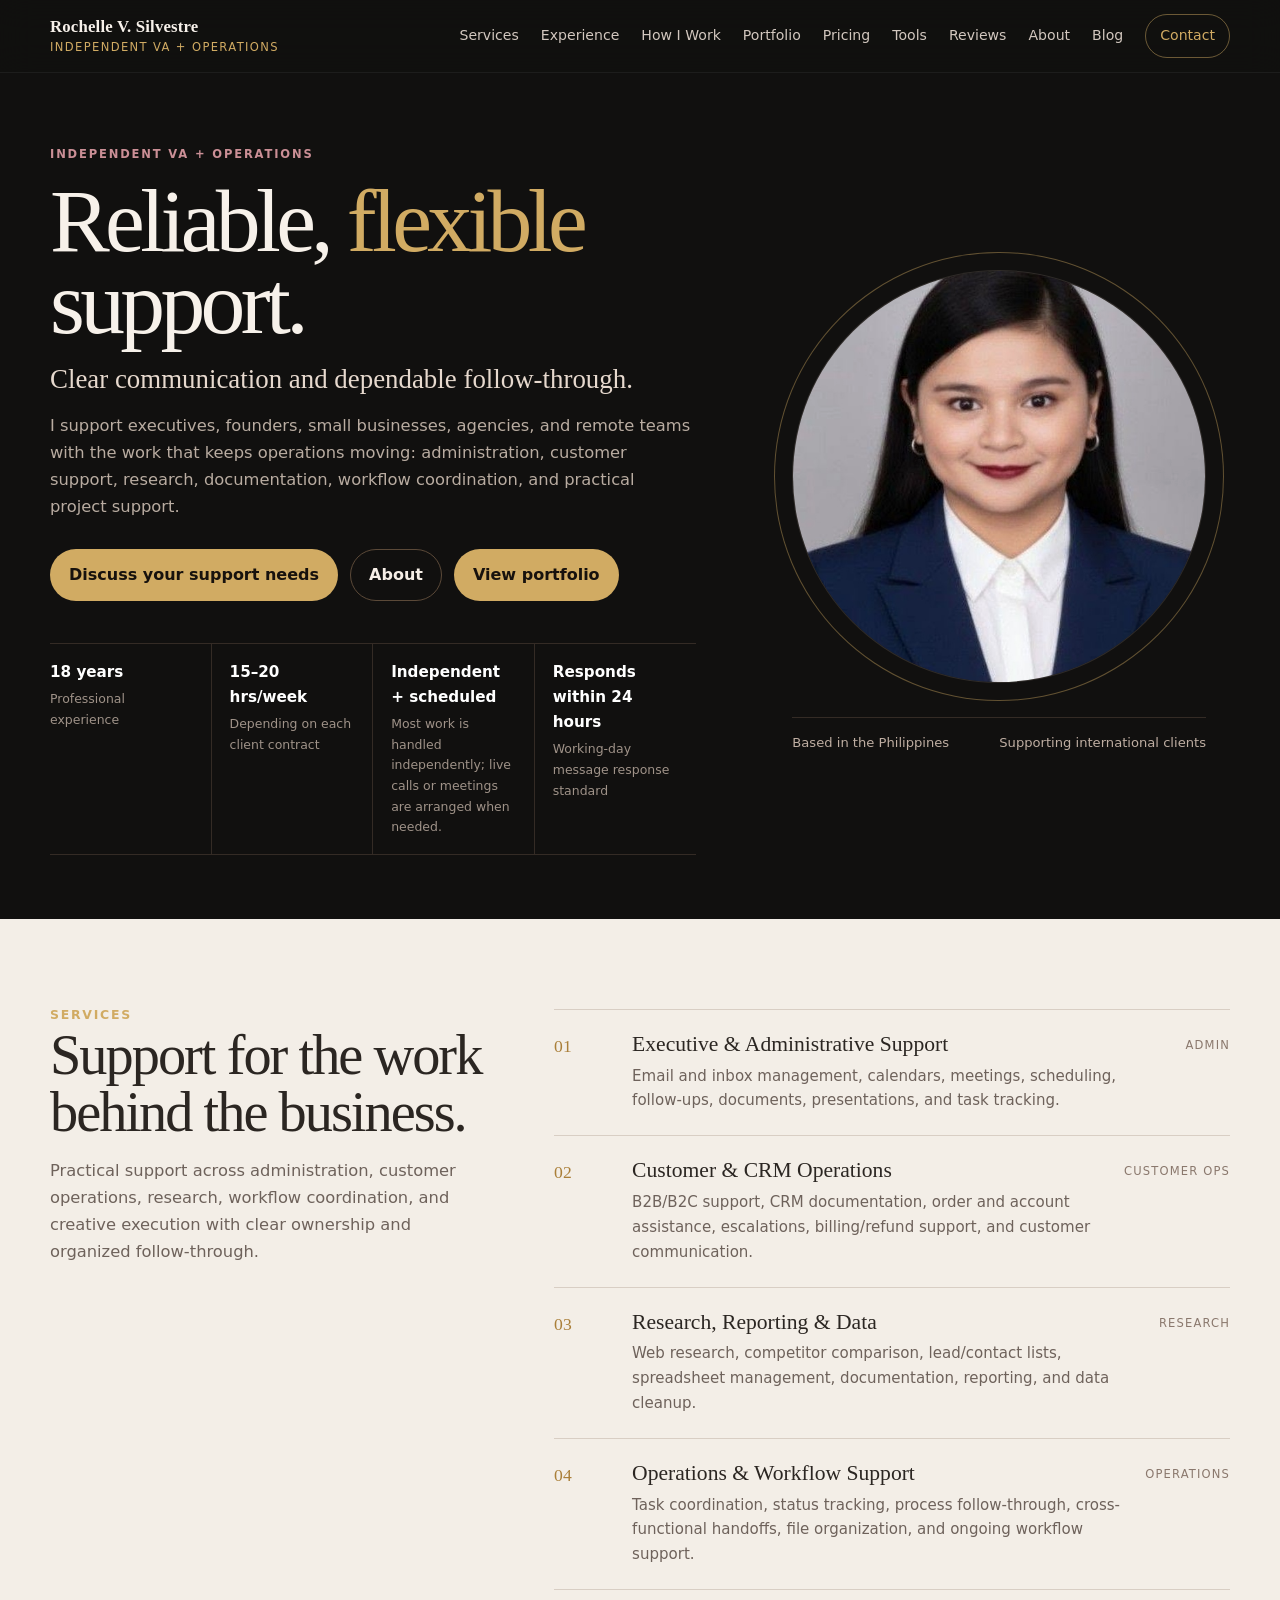
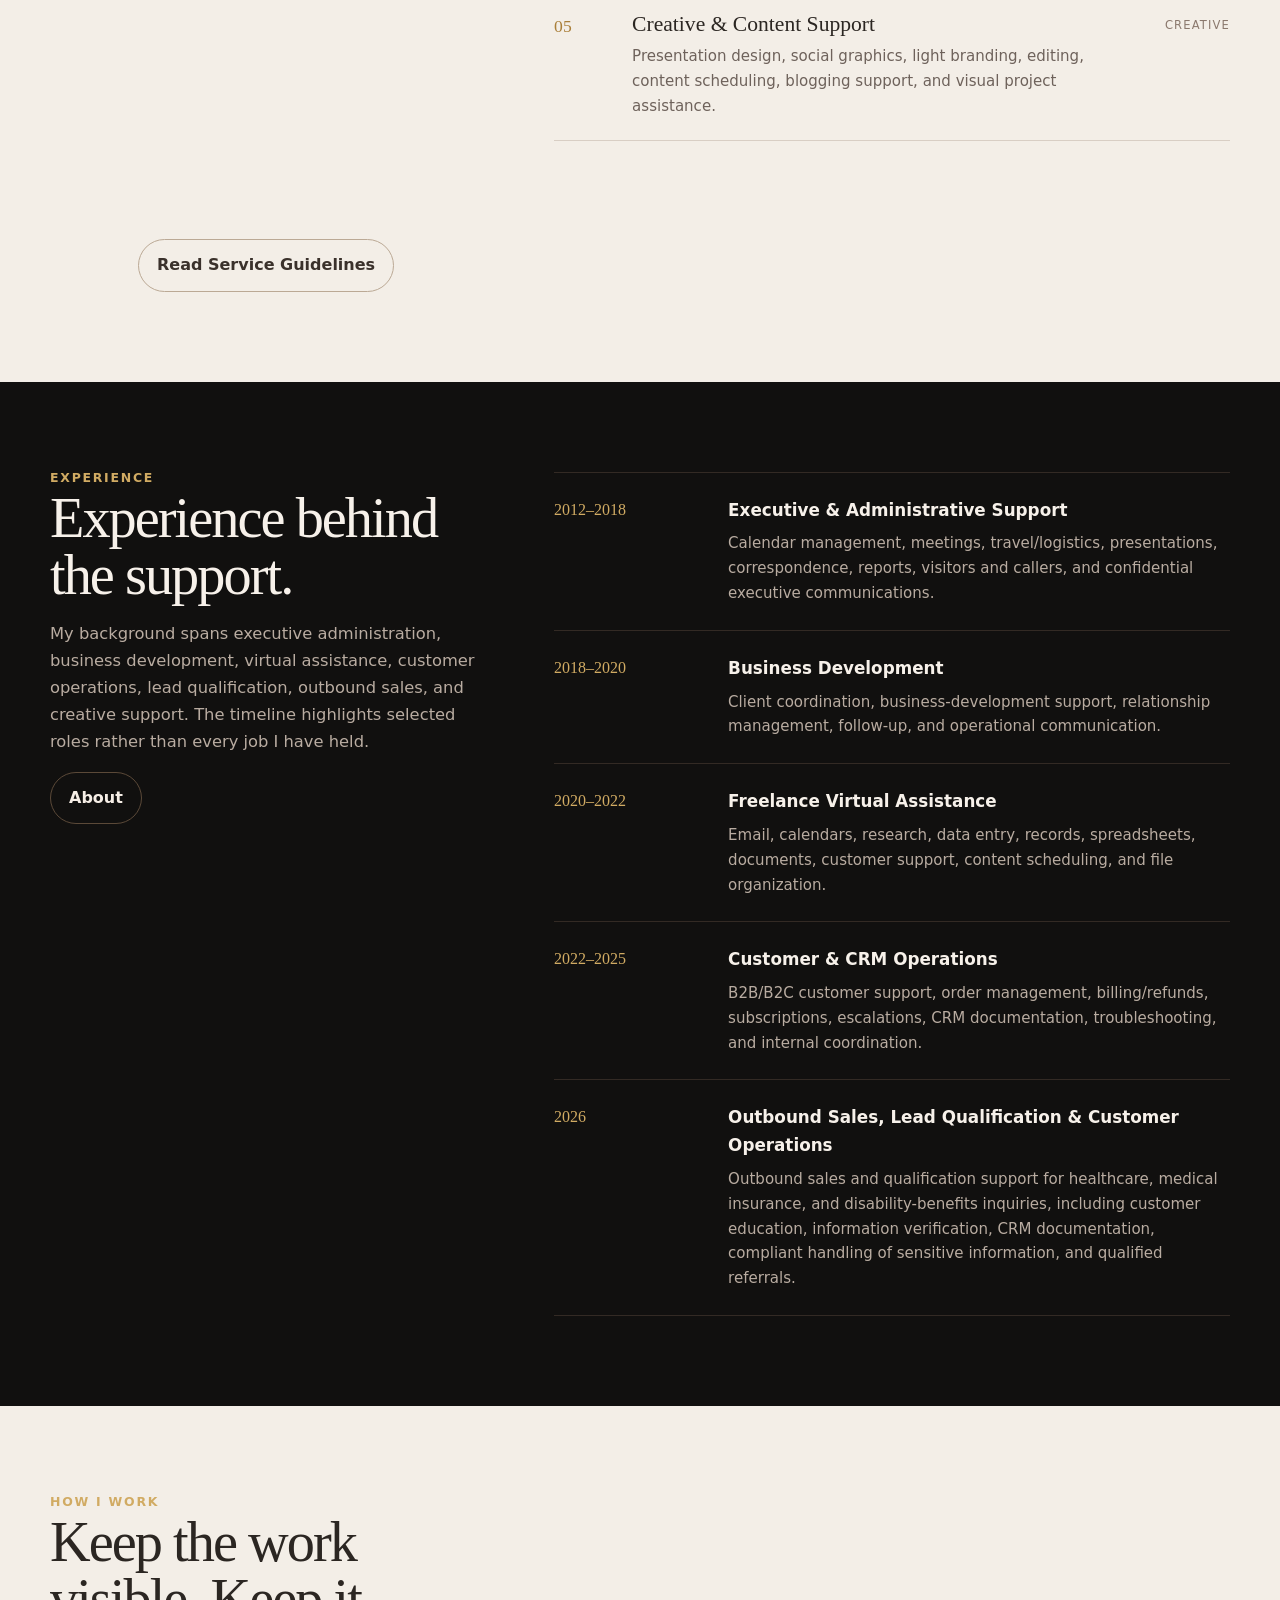
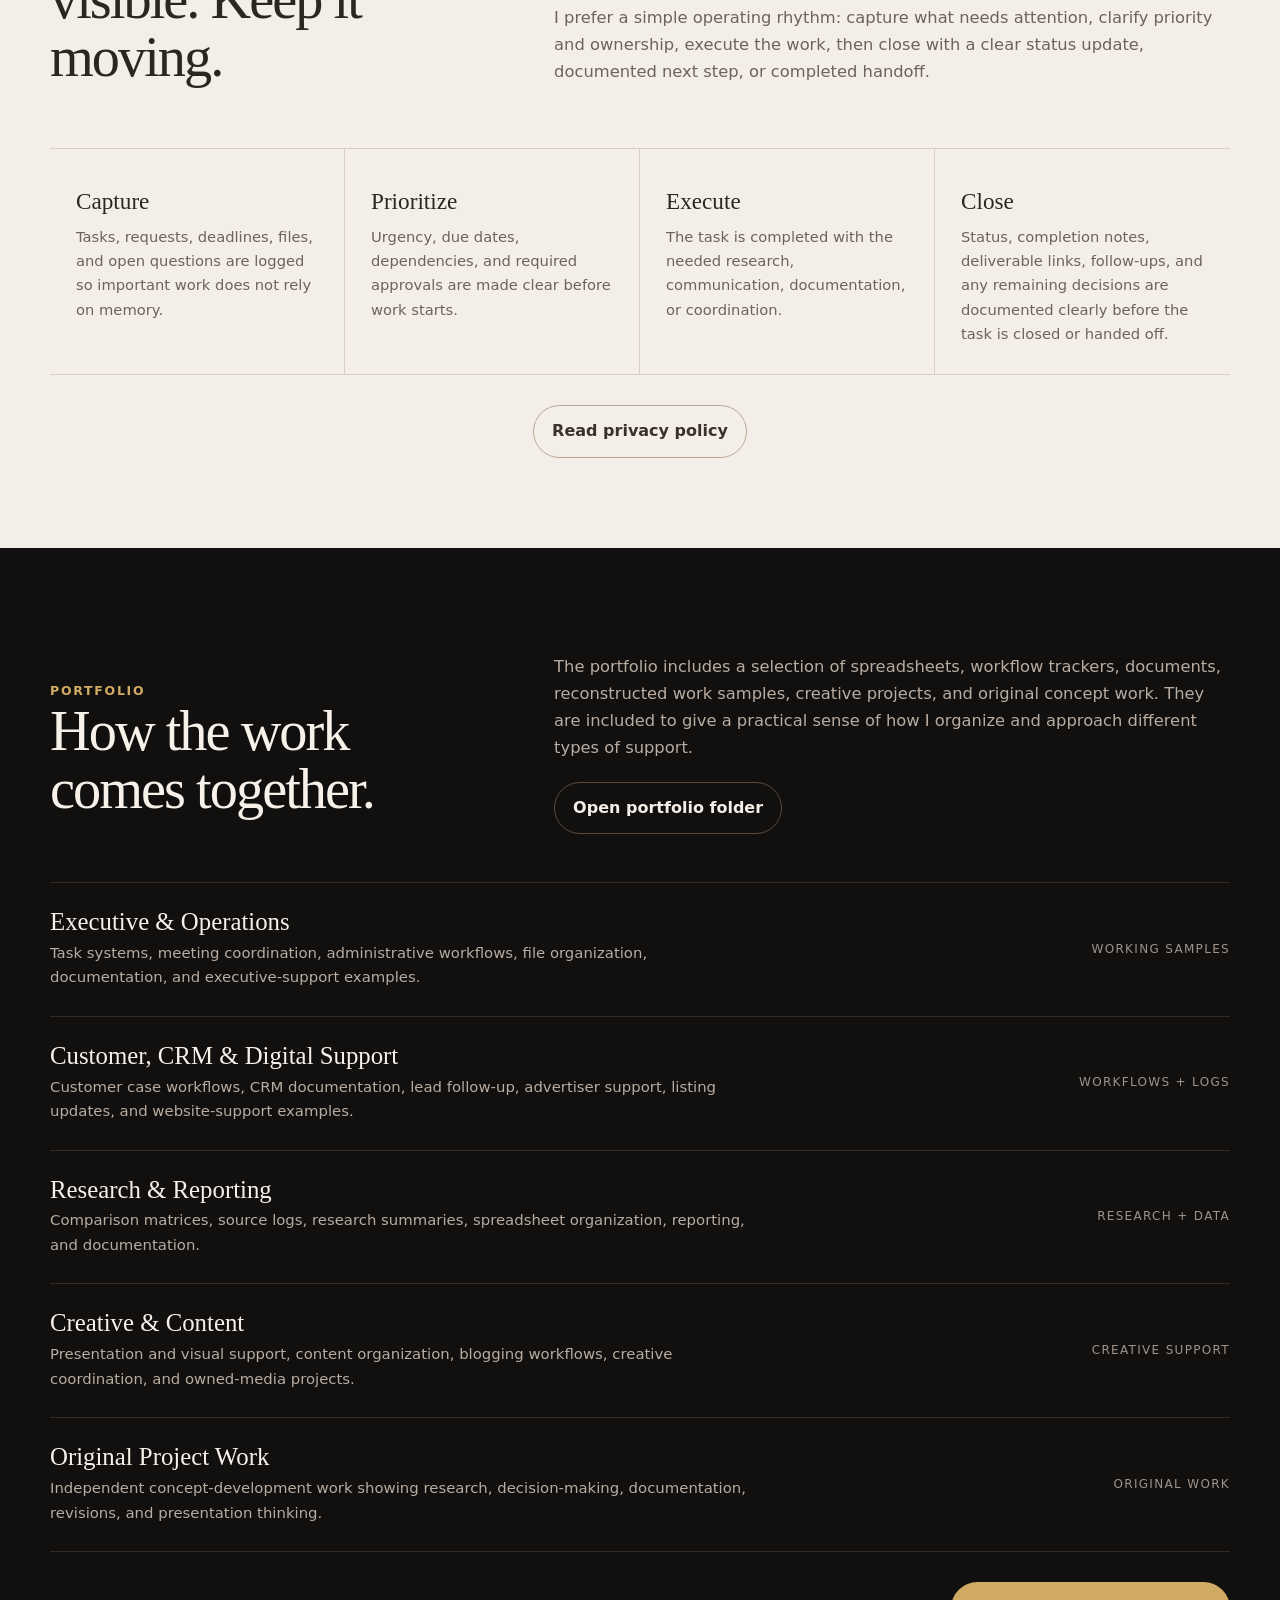
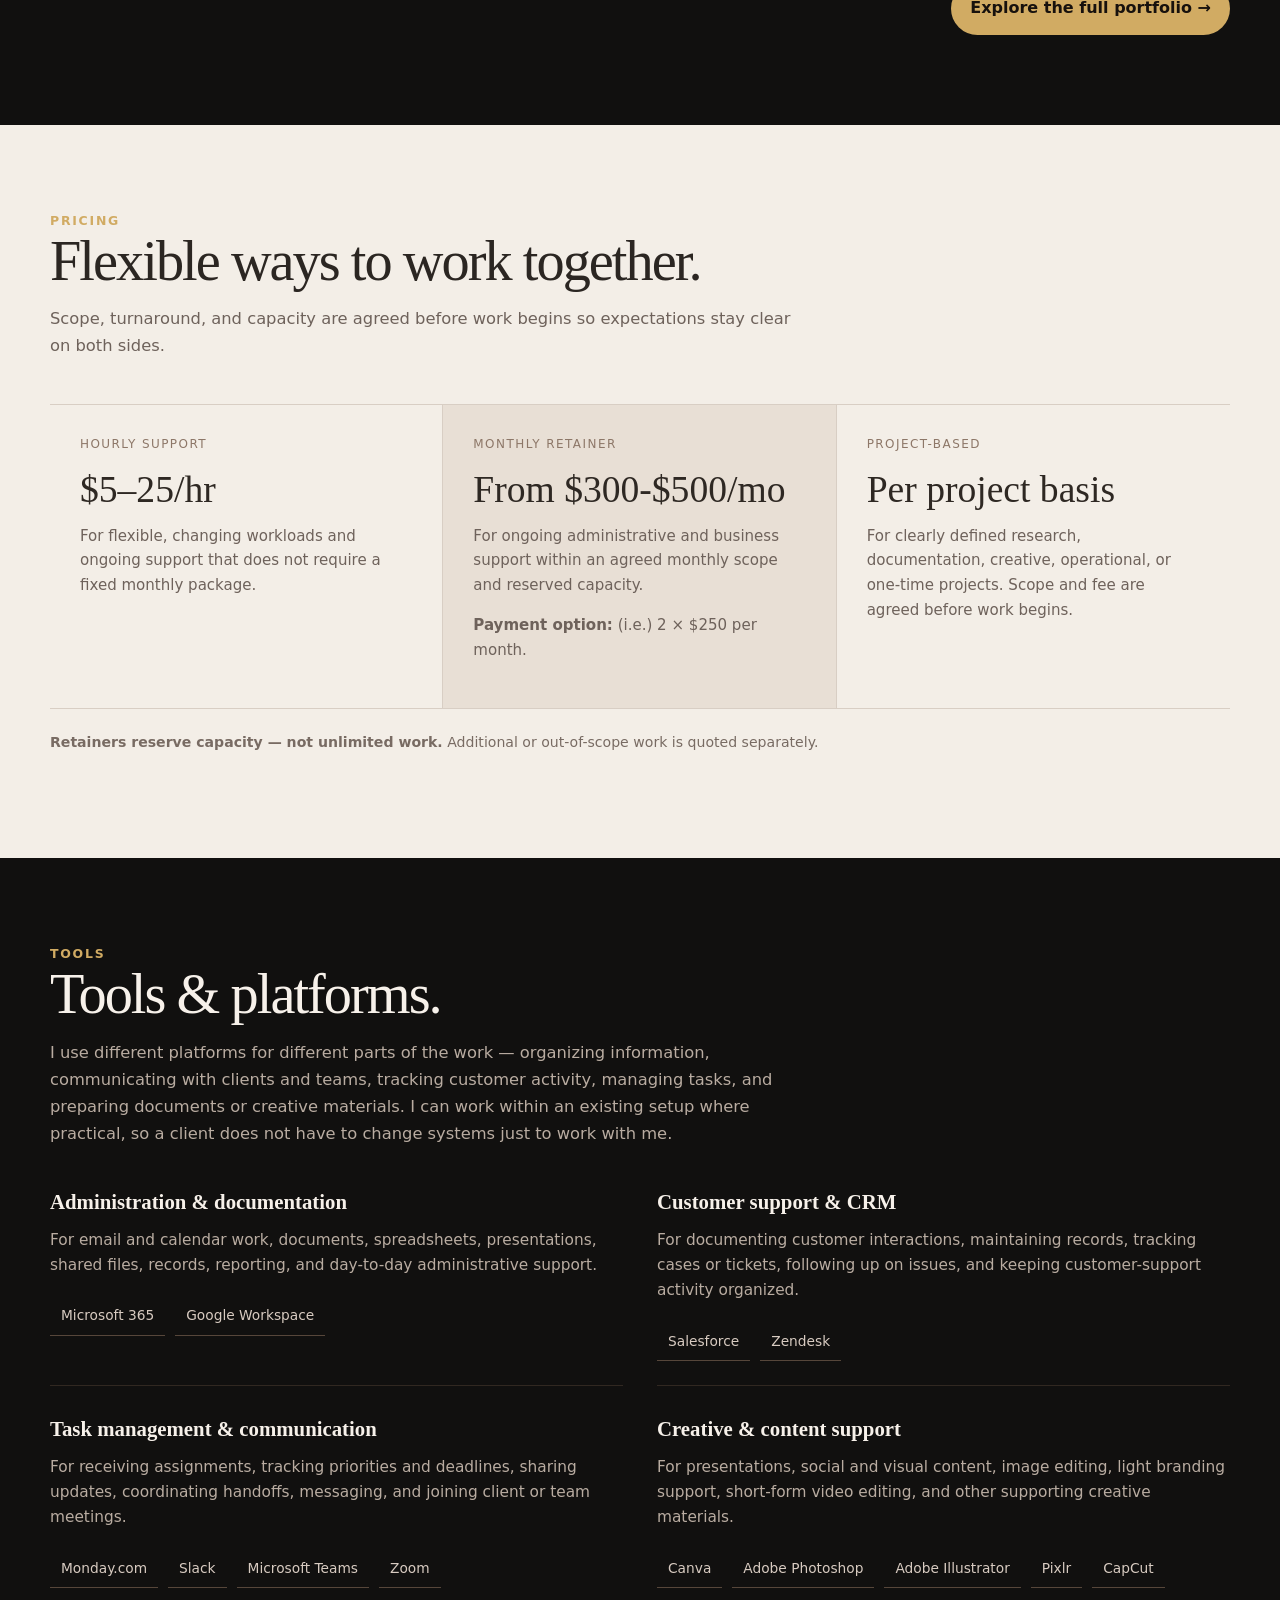
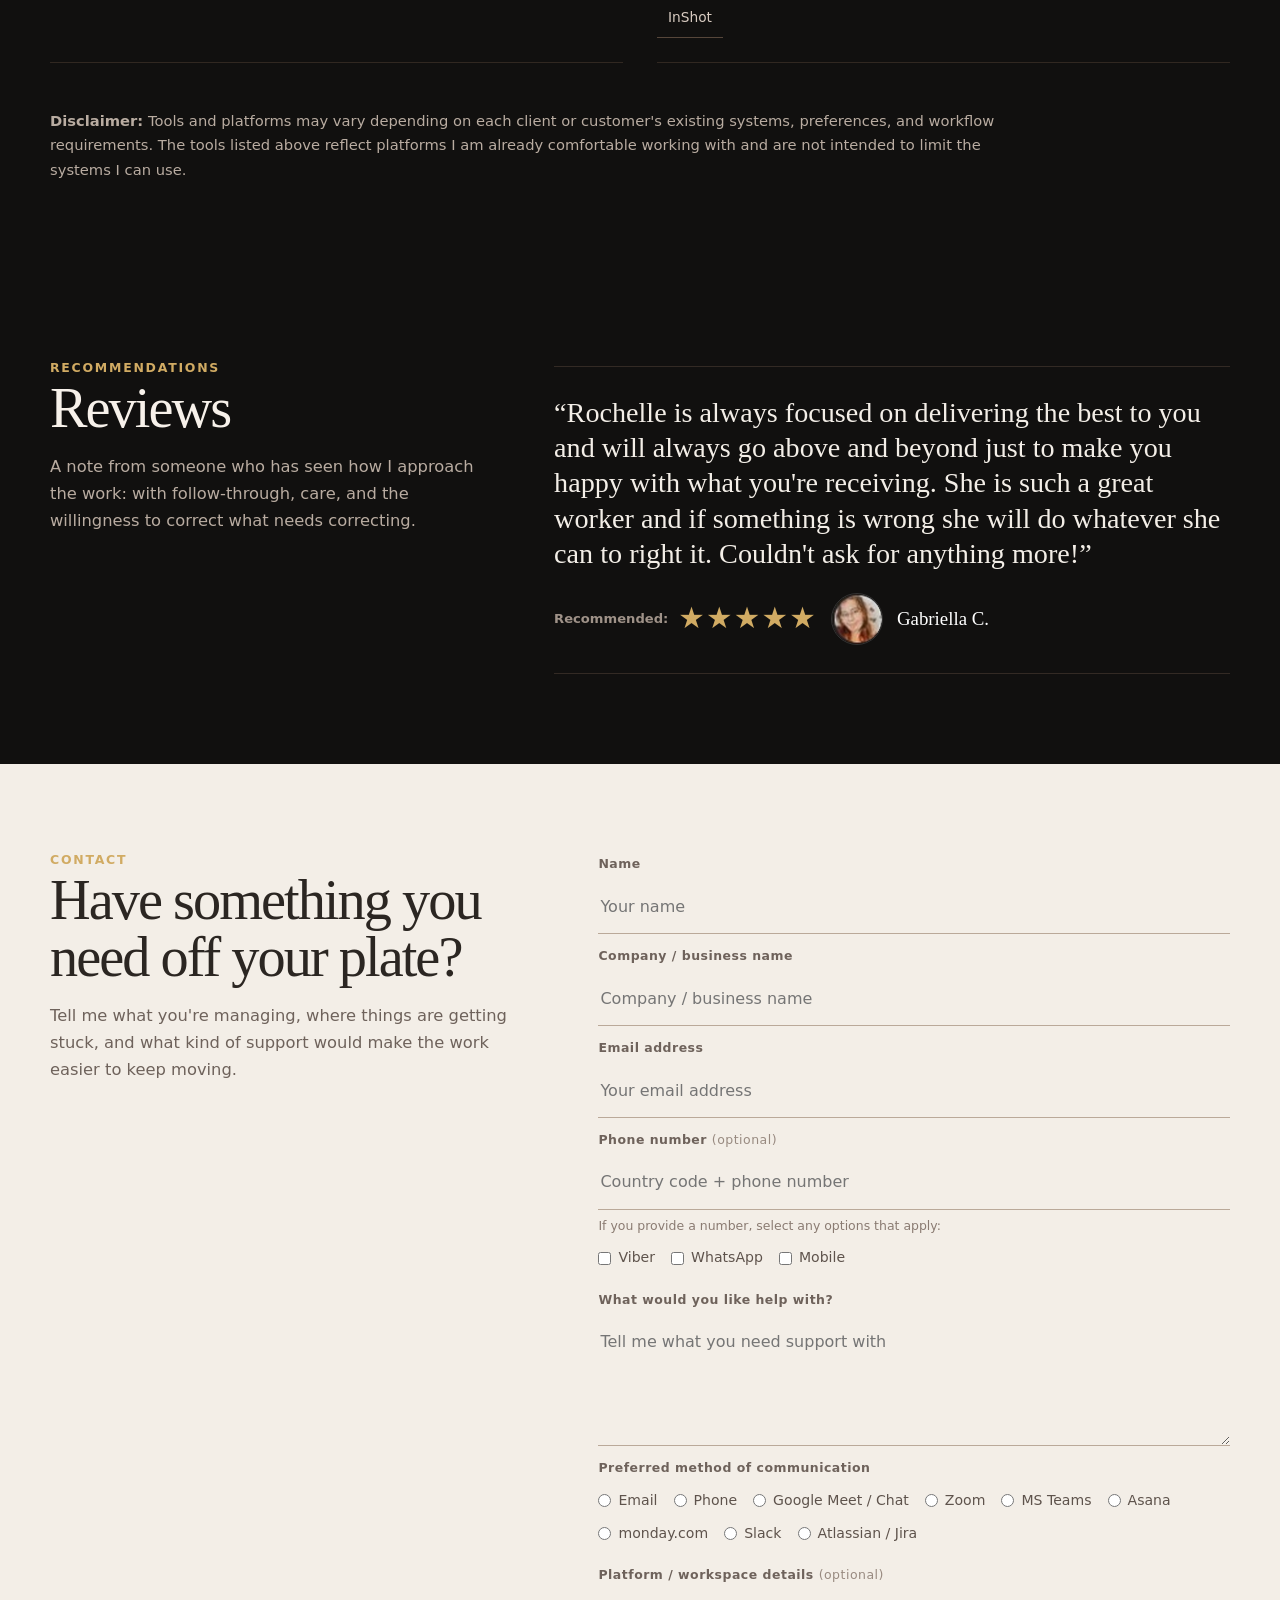
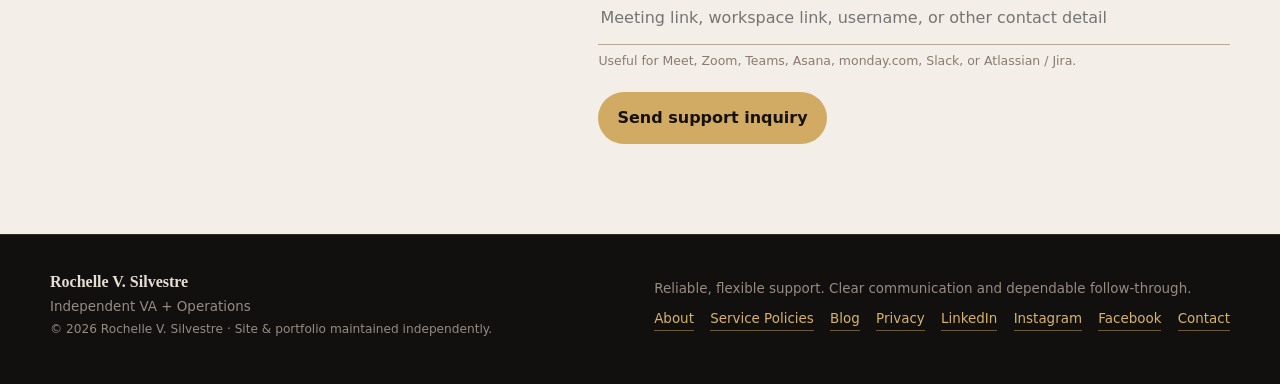
<file: index.html>
<!doctype html>
<html lang="en">

  <head>
    <meta name="google-site-verification" content="M1rTUatofB2yaA11OjNBLG6fL_g02pZgU5PZ6764NqI" />
  
<meta charset="utf-8" />
<meta name="viewport" content="width=device-width,initial-scale=1" />
<title>Rochelle V. Silvestre | Independent VA + Operations</title>
<meta name="description" content="Independent virtual assistant and operations support for executives, founders, small businesses, agencies, and remote teams." />
<link rel="canonical" href="https://rrlvsva.wasmer.app/">
  <script type="application/ld+json">
{
  "@context": "https://schema.org",
  "@graph": [
    {
      "@type": "Person",
      "@id": "https://rrlvsva.wasmer.app/#person",
      "name": "Rochelle V. Silvestre",
      "url": "https://rrlvsva.wasmer.app/",
      "jobTitle": "Independent Virtual Assistant & Operations Support",
      "knowsAbout": [
        "Virtual Assistant Services",
        "Executive and Administrative Support",
        "Customer Support",
        "CRM Operations",
        "Research and Reporting",
        "Spreadsheet and Data Management",
        "Operations and Workflow Support",
        "Creative and Content Support"
      ]
    },
    {
      "@type": "WebSite",
      "@id": "https://rrlvsva.wasmer.app/#website",
      "url": "https://rrlvsva.wasmer.app/",
      "name": "Rochelle V. Silvestre | Independent VA + Operations",
      "publisher": {
        "@id": "https://rrlvsva.wasmer.app/#person"
      }
    }
  ]
}
</script>
  <style>
:root{
  --ink:#11100f;
  --ink-2:#181512;
  --cream:#f3eee7;
  --cream-2:#e8dfd5;
  --paper:#faf7f2;
  --text:#f7f1ea;
  --dark-text:#2b2622;
  --muted:#b9aca1;
  --muted-dark:#6e625b;
  --gold:#d1ab63;
  --gold-deep:#aa7f39;
  --blush:#cb8f96;
  --line-dark:#332a24;
  --line-light:#d8cec4;
  --max:1180px;
}
*{box-sizing:border-box}
html{scroll-behavior:smooth}
body{margin:0;background:var(--ink);color:var(--text);font-family:Inter,ui-sans-serif,system-ui,-apple-system,BlinkMacSystemFont,"Segoe UI",sans-serif;line-height:1.65}
a{color:inherit;text-decoration:none}
button,input,textarea{font:inherit}
.wrap{width:min(var(--max),calc(100% - 40px));margin:auto}
.serif{font-family:Georgia,"Times New Roman",serif}
.eyebrow{text-transform:uppercase;letter-spacing:.16em;font-size:.72rem;font-weight:800;color:var(--blush)}
.section-number{font:700 .78rem/1 Inter,system-ui,sans-serif;letter-spacing:.14em;color:var(--gold);text-transform:uppercase}
.section-title{font-family:Georgia,"Times New Roman",serif;font-weight:500;font-size:clamp(2.2rem,4.4vw,4.4rem);line-height:1.02;letter-spacing:-.035em;margin:.35rem 0 1rem}
.section-copy{max-width:760px;color:var(--muted);font-size:1.02rem}
.light .section-copy{color:var(--muted-dark)}
.rule{height:1px;background:currentColor;opacity:.18}

/* NAV */
nav{position:sticky;top:0;z-index:50;background:rgba(17,16,15,.88);backdrop-filter:blur(16px);border-bottom:1px solid rgba(255,255,255,.06)}
.nav-inner{min-height:72px;display:flex;align-items:center;justify-content:space-between;gap:24px}
.brand{display:flex;flex-direction:column;line-height:1.1}
.brand strong{font-family:Georgia,"Times New Roman",serif;font-size:1.05rem;letter-spacing:.01em}
.brand span{font-size:.72rem;color:var(--gold);letter-spacing:.12em;text-transform:uppercase;margin-top:5px}
.nav-links{display:flex;align-items:center;gap:22px;color:#d3c8bf;font-size:.88rem}
.nav-links a:hover{color:#fff}
.nav-cta{padding:9px 14px;border:1px solid rgba(209,171,99,.48);border-radius:999px;color:var(--gold)!important}
.menu-btn{display:none;width:44px;height:44px;align-items:center;justify-content:center;background:transparent;border:0;color:#fff;font-size:1.45rem;line-height:1;padding:0;cursor:pointer;border-radius:10px}

/* BUTTONS */
.btn{display:inline-flex;align-items:center;justify-content:center;gap:8px;padding:12px 18px;border-radius:999px;font-weight:750;border:1px solid transparent;transition:transform .18s ease,background .18s ease,border-color .18s ease}
.btn:hover{transform:translateY(-1px)}
.btn.gold{background:var(--gold);color:#17110d}
.btn.outline{border-color:#5b4938;color:#f6eee6;background:transparent}
.light .btn.outline{border-color:#bba995;color:#3a312b}

/* HERO */
.hero{padding:80px 0 64px;min-height:calc(100vh - 72px);display:flex;align-items:center}
.hero-grid{display:grid;grid-template-columns:1.05fr .75fr;gap:72px;align-items:center}
.hero h1{font-family:Georgia,"Times New Roman",serif;font-size:clamp(3.6rem,7vw,7rem);font-weight:500;line-height:.92;letter-spacing:-.052em;margin:16px 0 18px;max-width:760px}
.hero h1 span{color:var(--gold)}
.hero-sub{font-family:Georgia,"Times New Roman",serif;font-size:clamp(1.35rem,2.1vw,2rem);line-height:1.2;color:#e7d9ce;max-width:680px;margin:0 0 18px}
.hero-copy{max-width:700px;color:var(--muted);font-size:1.02rem}
.hero-actions{display:flex;gap:12px;flex-wrap:wrap;margin-top:28px}
.portrait-shell{position:relative;display:block;padding:24px 24px 0;max-width:520px;margin-left:auto}
.portrait-shell:before{display:none}
.portrait{position:relative;z-index:1;width:100%;max-width:460px;aspect-ratio:1;overflow:hidden;background:#1d1916;border-radius:50%;border:1px solid rgba(255,255,255,.08);margin:0 auto;box-shadow:0 0 0 17px var(--ink),0 0 0 18px rgba(209,171,99,.42)}
.portrait img{width:100%;height:100%;object-fit:cover;object-position:center 34%;display:block;filter:saturate(.92) contrast(1.02)}
.portrait-caption{display:flex;justify-content:space-between;gap:18px;padding-top:14px;color:#bfaea2;font-size:.82rem;border-top:1px solid #342b25;margin:34px auto 0;max-width:460px}
.metric-strip{margin-top:42px;border-top:1px solid #342b25;border-bottom:1px solid #342b25;display:grid;grid-template-columns:repeat(4,1fr)}
.metric-item{padding:16px 18px;border-right:1px solid #342b25}
.metric-item:first-child{padding-left:0}
.metric-item:last-child{border-right:0}
.metric-item strong{display:block;color:#fff;font-size:.95rem}
.metric-item span{display:block;color:#9f9288;font-size:.78rem;margin-top:4px}

/* LIGHT SECTIONS */
.light{background:var(--cream);color:var(--dark-text)}
.light .eyebrow{color:#9d5962}
section{padding:90px 0}

/* SERVICES */
.services-layout{display:grid;grid-template-columns:.78fr 1.22fr;gap:72px;align-items:start}
.service-list{border-top:1px solid var(--line-light)}
.service-row{display:grid;grid-template-columns:58px 1fr auto;gap:20px;align-items:start;padding:22px 0;border-bottom:1px solid var(--line-light)}
.service-row .num{font-family:Georgia,"Times New Roman",serif;color:var(--gold-deep);font-size:1.1rem}
.service-row h3{margin:0;font:500 1.35rem/1.15 Georgia,"Times New Roman",serif}
.service-row p{margin:7px 0 0;color:var(--muted-dark);font-size:.94rem;max-width:610px}
.service-row .tag{font-size:.72rem;text-transform:uppercase;letter-spacing:.1em;color:#8a786d;padding-top:4px}

/* EXPERIENCE */
.experience-grid{display:grid;grid-template-columns:.78fr 1.22fr;gap:72px;align-items:start}
.timeline{border-top:1px solid var(--line-dark)}
.timeline-item{display:grid;grid-template-columns:150px 1fr;gap:24px;padding:24px 0;border-bottom:1px solid var(--line-dark)}
.timeline-item .years{font-family:Georgia,"Times New Roman",serif;color:var(--gold);font-size:1rem}
.timeline-item h3{margin:0 0 7px;font-size:1.05rem}
.timeline-item p{margin:0;color:var(--muted);font-size:.94rem}

/* HOW I WORK */
.workflow-top{display:grid;grid-template-columns:.78fr 1.22fr;gap:72px;align-items:end}
.workflow-steps{margin-top:46px;display:grid;grid-template-columns:repeat(4,1fr);border-top:1px solid var(--line-light);border-bottom:1px solid var(--line-light)}
.workflow-step{padding:28px 26px;border-right:1px solid var(--line-light)}
.workflow-step:last-child{border-right:0}
.workflow-step h3{font:500 1.45rem/1.1 Georgia,"Times New Roman",serif;margin:12px 0 10px}
.workflow-step p{margin:0;color:var(--muted-dark);font-size:.92rem}

/* PORTFOLIO */
.portfolio-intro{display:grid;grid-template-columns:.78fr 1.22fr;gap:72px;align-items:end}
.portfolio-list{margin-top:48px;border-top:1px solid var(--line-dark)}
.portfolio-item{display:grid;grid-template-columns:1fr 180px;gap:24px;align-items:center;padding:26px 0;border-bottom:1px solid var(--line-dark)}
.portfolio-item h3{margin:0 0 5px;font:500 1.55rem/1.08 Georgia,"Times New Roman",serif}
.portfolio-item p{margin:0;color:var(--muted);font-size:.93rem;max-width:700px}
.portfolio-item .type{text-align:right;color:#9f9288;font-size:.75rem;text-transform:uppercase;letter-spacing:.11em}
.portfolio-cta{margin-top:30px;display:flex;justify-content:flex-end}

/* PRICING */
.pricing-grid{display:grid;grid-template-columns:repeat(3,1fr);gap:0;border-top:1px solid var(--line-light);border-bottom:1px solid var(--line-light);margin-top:44px}
.price-panel{padding:30px;border-right:1px solid var(--line-light);min-height:255px}
.price-panel:last-child{border-right:0}
.price-panel.featured{background:#e8dfd5}
.price-panel .label{font-size:.75rem;text-transform:uppercase;letter-spacing:.12em;color:#8d7768}
.price-panel .price{font:500 2.35rem/1 Georgia,"Times New Roman",serif;margin:16px 0 14px;color:#2e2823}
.price-panel p{color:var(--muted-dark);font-size:.94rem}
.price-note{margin-top:22px;color:#786b63;font-size:.88rem}

/* TOOLS */
.tools-row{display:flex;flex-wrap:wrap;gap:10px;margin-top:18px}
    .tools-disclaimer{margin:28px 0 0;padding-top:18px;border-top:1px solid var(--line);color:var(--muted);font-size:.92rem;max-width:980px}
.tool-chip{padding:8px 11px;border-bottom:1px solid #56463a;color:#d8cbc1;font-size:.86rem}
.tools-grid{display:grid;grid-template-columns:repeat(2,minmax(0,1fr));gap:26px 34px;margin-top:38px}
.tool-group{padding:0 0 24px;border-bottom:1px solid #312821}
.tool-group h3{margin:0 0 8px;font-family:Georgia,"Times New Roman",serif;font-size:1.3rem;color:var(--text)}
.tool-group p{margin:0;color:var(--muted);font-size:.96rem;max-width:600px}

/* REVIEWS */
.reviews-layout{display:grid;grid-template-columns:.78fr 1.22fr;gap:72px;align-items:start}
.review-card{margin-top:4px;border-top:1px solid var(--line-dark);border-bottom:1px solid var(--line-dark);padding:28px 0}
.review-head{display:flex;align-items:center;gap:14px;margin-bottom:18px}
.review-avatar{width:58px;height:58px;border-radius:50%;object-fit:cover;border:1px solid rgba(255,255,255,.14)}
.review-name{font-family:Georgia,"Times New Roman",serif;font-size:1.18rem;color:#fff}
.review-meta{color:#9f9288;font-size:.82rem;margin-top:2px}
.review-rating{display:inline-flex;align-items:center;gap:10px;margin:4px 0 18px;color:var(--gold);font-size:2.45rem;font-weight:750;letter-spacing:.04em;line-height:1}
.review-rating span{color:#9f9288;font-size:.82rem;font-weight:600;letter-spacing:0}
.review-attribution{display:flex;align-items:center;gap:12px 14px;margin-top:22px;flex-wrap:wrap}
.review-attribution .review-rating{margin:0;font-size:1.85rem}
.review-attribution .review-avatar{width:52px;height:52px;flex:0 0 auto}
.review-attribution .review-name{margin:0}
.review-quote{font-family:Georgia,"Times New Roman",serif;font-size:clamp(1.35rem,2.2vw,2rem);line-height:1.25;color:#f3eee7;margin:0}
.review-note{margin-top:18px;color:#9f9288;font-size:.84rem;max-width:760px}
.light .review-card{border-top-color:var(--line-light);border-bottom-color:var(--line-light)}
.light .review-name{color:#2b2622}
.light .review-quote{color:#2b2622}
.light .review-meta,.light .review-note{color:var(--muted-dark)}
.light .review-rating span{color:var(--muted-dark)}

/* CONTACT */
.contact-grid{display:grid;grid-template-columns:.86fr 1.14fr;gap:72px;align-items:start}
.contact-details{margin-top:28px;padding-top:20px;border-top:1px solid var(--line-light)}
.contact-details a{font-family:Georgia,"Times New Roman",serif;font-size:1.25rem;color:#42372f}
.form{display:grid;gap:12px}
.form input[type="text"],.form input[type="email"],.form input[type="tel"],.form textarea{width:100%;border:0;border-bottom:1px solid #baa999;background:transparent;color:#302923;padding:13px 2px;outline:none;border-radius:0}
.form textarea{min-height:130px;resize:vertical}
.form input[type="text"]:focus,.form input[type="email"]:focus,.form input[type="tel"]:focus,.form textarea:focus{border-bottom-color:#8d5e49}
.form button{justify-self:start;margin-top:8px}
.form-field{display:grid;gap:6px}
.form-label{font-size:.78rem;font-weight:750;letter-spacing:.04em;color:#6e625b}
.form-label .optional{font-weight:500;color:#988a80}
.form-options{display:flex;flex-wrap:wrap;gap:10px 16px;padding:4px 0 8px}
.form-option{display:inline-flex;align-items:center;gap:7px;color:#5e534c;font-size:.88rem;cursor:pointer}
.form-option input{width:auto;margin:0;accent-color:#9d5962}
.form-help{margin:0;color:#8a7b72;font-size:.78rem}
.contact-email{display:inline-block;font-family:Georgia,"Times New Roman",serif;font-size:1.18rem;color:#42372f;border-bottom:1px solid #bba995;padding-bottom:3px}

footer{padding:34px 0 44px;border-top:1px solid #2f2823;color:#978b82;font-size:.84rem}
.footer-inner{display:flex;justify-content:space-between;gap:20px;align-items:center}
.footer-inner strong{font-family:Georgia,"Times New Roman",serif;color:#e8ddd4;font-size:1rem}

@media(max-width:980px){
  .wrap{width:min(var(--max),calc(100% - 36px))}
  .hero-grid,.services-layout,.experience-grid,.workflow-top,.portfolio-intro,.reviews-layout,.contact-grid{grid-template-columns:1fr}
  .hero{min-height:auto;padding:56px 0 60px!important}
  .hero-grid{gap:44px}
  .services-layout,.experience-grid,.workflow-top,.portfolio-intro,.reviews-layout,.contact-grid{gap:40px}
  .tools-grid{grid-template-columns:1fr}
  .portrait-shell{max-width:430px;margin:0 auto}
  .metric-strip{grid-template-columns:repeat(2,1fr)}
  .metric-item:nth-child(2){border-right:0}
  .metric-item:nth-child(-n+2){border-bottom:1px solid #342b25}
  .workflow-steps{grid-template-columns:repeat(2,1fr)}
  .workflow-step:nth-child(2){border-right:0}
  .workflow-step:nth-child(-n+2){border-bottom:1px solid var(--line-light)}
  .pricing-grid{grid-template-columns:1fr}
  .price-panel{border-right:0;border-bottom:1px solid var(--line-light)}
  .price-panel:last-child{border-bottom:0}
  .nav-links{position:absolute;left:0;right:0;top:72px;background:#13110f;border-bottom:1px solid #2e2722;padding:18px 20px 22px;display:none;flex-direction:column;align-items:center;text-align:center;gap:4px}
  .nav-links.open{display:flex}
  .nav-links a{width:min(320px,100%);min-height:44px;display:flex;align-items:center;justify-content:center;padding:10px 14px}
  .nav-links .nav-cta{width:auto;min-width:150px;margin-top:4px}
  .menu-btn{display:flex;width:44px;height:44px;align-items:center;justify-content:center}
}
@media(max-width:640px){
  .wrap{width:min(var(--max),calc(100% - 28px))}
  .nav-inner{min-height:66px;gap:10px}
  .brand strong{font-size:1rem}
  .brand span{font-size:.64rem;letter-spacing:.1em}
  .nav-links{top:66px;padding:14px 18px 20px}
  section{padding:56px 0}
  .section-title{font-size:clamp(2.35rem,10.5vw,3.2rem);line-height:1}
  .section-copy{font-size:.95rem;line-height:1.6}
  .hero{padding:38px 0 48px!important}
  .hero-grid{gap:32px}
  .hero h1{font-size:clamp(3rem,13vw,4.05rem);line-height:.94;margin:12px 0 16px}
  .hero-sub{font-size:1.22rem;line-height:1.28;margin-bottom:14px}
  .hero-copy{font-size:.95rem;line-height:1.62}
  .hero-actions{display:grid;grid-template-columns:1fr 1fr;gap:10px;margin-top:22px}
  .hero-actions .btn{width:100%;padding:11px 13px;font-size:.9rem}
  .hero-actions .btn:first-child{grid-column:1/-1}
  .metric-strip{grid-template-columns:1fr;margin-top:28px}
  .metric-item{border-right:0;border-bottom:1px solid #342b25;padding:14px 0}
  .metric-item:last-child{border-bottom:0}
  .metric-item strong{font-size:.92rem}
  .metric-item span{font-size:.76rem;line-height:1.45}
  .portrait-shell{max-width:318px;padding:10px 10px 0;margin:0 auto}
  .portrait{max-width:286px;box-shadow:0 0 0 10px var(--ink),0 0 0 11px rgba(209,171,99,.42)}
  .portrait-caption{max-width:286px;margin-top:24px;font-size:.74rem;gap:12px}
  .services-layout,.experience-grid,.workflow-top,.portfolio-intro,.reviews-layout,.contact-grid{gap:26px}
  .service-row{grid-template-columns:36px 1fr;gap:10px 12px;padding:18px 0}
  .service-row h3{font-size:1.25rem}
  .service-row p{font-size:.91rem;line-height:1.55}
  .service-row .tag{grid-column:2;font-size:.68rem;padding-top:0}
  .timeline-item{grid-template-columns:1fr;gap:5px;padding:18px 0}
  .timeline-item p{font-size:.91rem;line-height:1.55}
  .workflow-steps{grid-template-columns:1fr;margin-top:28px}
  .workflow-step{border-right:0;border-bottom:1px solid var(--line-light);padding:20px 0}
  .workflow-step:last-child{border-bottom:0}
  .workflow-step h3{margin:0 0 8px;font-size:1.35rem}
  .workflow-step p{font-size:.91rem;line-height:1.55}
  .portfolio-list{margin-top:30px}
  .portfolio-item{grid-template-columns:1fr!important;gap:7px;padding:22px 0;align-items:start}
  .portfolio-item h3{font-size:1.4rem}
  .portfolio-item p{max-width:none;width:100%;font-size:.91rem;line-height:1.55}
  .portfolio-item .type{grid-column:auto!important;text-align:left;margin-top:6px;font-size:.69rem}
  .portfolio-cta{justify-content:stretch;margin-top:24px}
  .portfolio-cta .btn{width:100%}
  .pricing-grid{margin-top:30px}
  .price-panel{min-height:0;padding:24px 18px}
  .price-panel .price{font-size:2.1rem}
  .tools-grid{gap:20px;margin-top:28px}
  .tool-group{padding-bottom:20px}
  .tools-row{gap:8px 10px}
  .tool-chip{font-size:.8rem;padding:7px 8px}
  .tools-disclaimer{font-size:.84rem;line-height:1.55;margin-top:22px}
  .review-card{padding:22px 0}
  .review-quote{font-size:1.35rem;line-height:1.3}
  .review-rating{font-size:2rem}
  .form{gap:14px}
  .form-options{gap:10px 14px}
  .form button{width:100%;justify-self:stretch}
  .footer-inner{flex-direction:column;align-items:flex-start}
}

/* Navigation hover underline */
.nav-links a:not(.btn):not(.nav-cta),.footer-links a,.footer-right a{position:relative}
.nav-links a:not(.btn):not(.nav-cta)::after,.footer-links a::after,.footer-right a::after{content:"";position:absolute;left:0;right:0;bottom:-3px;height:1px;background:currentColor;transform:scaleX(0);transform-origin:left;transition:transform .18s ease}
.nav-links a:not(.btn):not(.nav-cta):hover::after,.footer-links a:hover::after,.footer-right a:hover::after{transform:scaleX(1)}


.workflow-privacy-link{justify-content:center;margin-top:30px}




.services-section-link{display:flex;justify-content:center;margin-top:26px}
.services-section-link .btn{color:#2b2622;border-color:#b9a48d;background:transparent}
.services-section-link .btn:hover{border-color:var(--gold-deep)}


/* Tighten hero spacing below nav */
.hero{padding-top:72px!important}
</style>
  <script defer src="https://cloud.umami.is/script.js" data-website-id="4d20ec6e-67e3-44fc-acd3-5c53bfd78c80"></script>
</head>
<body>
<nav>
  <div class="wrap nav-inner">
    <a class="brand" href="#top"><strong>Rochelle V. Silvestre</strong><span>Independent VA + Operations</span></a>
    <button class="menu-btn" type="button" aria-label="Toggle navigation" aria-expanded="false" onclick="toggleMobileMenu(this)">☰</button>
    <div class="nav-links">
      <a href="#services">Services</a>
      <a href="#experience">Experience</a>
      <a href="#workflow">How I Work</a>
      <a href="#portfolio">Portfolio</a>
      <a href="#pricing">Pricing</a>
      <a href="#tools">Tools</a>
      <a href="#reviews">Reviews</a>
      <a href="about.html">About</a>
      <a href="blog/">Blog</a>
      <a class="nav-cta" href="#contact">Contact</a>
    </div>
  </div>
</nav>

<header class="hero" id="top">
  <div class="wrap">
    <div class="hero-grid">
      <div>
        <div class="eyebrow">Independent VA + Operations</div>
        <h1>Reliable, <span>flexible</span> support.</h1>
        <p class="hero-sub">Clear communication and dependable follow-through.</p>
        <p class="hero-copy">I support executives, founders, small businesses, agencies, and remote teams with the work that keeps operations moving: administration, customer support, research, documentation, workflow coordination, and practical project support.</p>
        <div class="hero-actions">
          <a class="btn gold" href="#contact">Discuss your support needs</a>
          <a class="btn outline" href="about.html">About</a>
          <a class="btn gold" href="https://drive.google.com/drive/folders/11NKFAENCXJTEHPwaUWsQvUImErH18HzS" target="_blank" rel="noopener noreferrer">View portfolio</a>
        </div>
        <div class="metric-strip">
          <div class="metric-item"><strong>18 years</strong><span>Professional experience</span></div>
          <div class="metric-item"><strong>15–20 hrs/week</strong><span>Depending on each client contract</span></div>
          <div class="metric-item"><strong>Independent + scheduled</strong><span>Most work is handled independently; live calls or meetings are arranged when needed.</span></div>
          <div class="metric-item"><strong>Responds within 24 hours</strong><span>Working-day message response standard</span></div>
        </div>
      </div>
      <div class="portrait-shell">
        <div class="portrait"><img src="[data-uri]" alt="Rochelle V. Silvestre"></div>
        <div class="portrait-caption"><span>Based in the Philippines</span><span>Supporting international clients</span></div>
      </div>
    </div>
  </div>
</header>

<main>
<section class="light" id="services">
  <div class="wrap services-layout">
    <div>
      <div class="section-number">Services</div>
      <h2 class="section-title">Support for the work behind the business.</h2>
      <p class="section-copy">Practical support across administration, customer operations, research, workflow coordination, and creative execution with clear ownership and organized follow-through.</p>
    </div>
    <div class="service-list">
      <div class="service-row"><div class="num">01</div><div><h3>Executive & Administrative Support</h3><p>Email and inbox management, calendars, meetings, scheduling, follow-ups, documents, presentations, and task tracking.</p></div><div class="tag">Admin</div></div>
      <div class="service-row"><div class="num">02</div><div><h3>Customer & CRM Operations</h3><p>B2B/B2C support, CRM documentation, order and account assistance, escalations, billing/refund support, and customer communication.</p></div><div class="tag">Customer Ops</div></div>
      <div class="service-row"><div class="num">03</div><div><h3>Research, Reporting & Data</h3><p>Web research, competitor comparison, lead/contact lists, spreadsheet management, documentation, reporting, and data cleanup.</p></div><div class="tag">Research</div></div>
      <div class="service-row"><div class="num">04</div><div><h3>Operations & Workflow Support</h3><p>Task coordination, status tracking, process follow-through, cross-functional handoffs, file organization, and ongoing workflow support.</p></div><div class="tag">Operations</div></div>
      <div class="service-row"><div class="num">05</div><div><h3>Creative & Content Support</h3><p>Presentation design, social graphics, light branding, editing, content scheduling, blogging support, and visual project assistance.</p></div><div class="tag">Creative</div></div>
    </div>
      <div class="services-section-link">
        <a class="btn outline" href="service-policies.html">Read Service Guidelines</a>
      </div>
  </div>
</section>

<section id="experience">
  <div class="wrap experience-grid">
    <div>
      <div class="section-number">Experience</div>
      <h2 class="section-title">Experience behind the support.</h2>
      <p class="section-copy">My background spans executive administration, business development, virtual assistance, customer operations, lead qualification, outbound sales, and creative support. The timeline highlights selected roles rather than every job I have held.</p>
       <a class="btn outline" href="about.html">About</a>
    </div>
    <div class="timeline">
      <div class="timeline-item"><div class="years">2012–2018</div><div><h3>Executive & Administrative Support</h3><p>Calendar management, meetings, travel/logistics, presentations, correspondence, reports, visitors and callers, and confidential executive communications.</p></div></div>
      <div class="timeline-item"><div class="years">2018–2020</div><div><h3>Business Development</h3><p>Client coordination, business-development support, relationship management, follow-up, and operational communication.</p></div></div>
      <div class="timeline-item"><div class="years">2020–2022</div><div><h3>Freelance Virtual Assistance</h3><p>Email, calendars, research, data entry, records, spreadsheets, documents, customer support, content scheduling, and file organization.</p></div></div>
      <div class="timeline-item"><div class="years">2022–2025</div><div><h3>Customer & CRM Operations</h3><p>B2B/B2C customer support, order management, billing/refunds, subscriptions, escalations, CRM documentation, troubleshooting, and internal coordination.</p></div></div>
      <div class="timeline-item"><div class="years">2026</div><div><h3>Outbound Sales, Lead Qualification & Customer Operations</h3><p>Outbound sales and qualification support for healthcare, medical insurance, and disability-benefits inquiries, including customer education, information verification, CRM documentation, compliant handling of sensitive information, and qualified referrals.</p></div></div>
    </div>
  </div>
</section>

<section class="light" id="workflow">
  <div class="wrap">
    <div class="workflow-top">
      <div><div class="section-number">How I Work</div><h2 class="section-title">Keep the work visible. Keep it moving.</h2></div>
      <div>
        <p class="section-copy">I prefer a simple operating rhythm: capture what needs attention, clarify priority and ownership, execute the work, then close with a clear status update, documented next step, or completed handoff.</p>
      </div>
    </div>
    <div class="workflow-steps">
      <div class="workflow-step"><h3>Capture</h3><p>Tasks, requests, deadlines, files, and open questions are logged so important work does not rely on memory.</p></div>
      <div class="workflow-step"><h3>Prioritize</h3><p>Urgency, due dates, dependencies, and required approvals are made clear before work starts.</p></div>
      <div class="workflow-step"><h3>Execute</h3><p>The task is completed with the needed research, communication, documentation, or coordination.</p></div>
      <div class="workflow-step"><h3>Close</h3><p>Status, completion notes, deliverable links, follow-ups, and any remaining decisions are documented clearly before the task is closed or handed off.</p></div>
    </div>
    <div class="hero-actions workflow-privacy-link">
      <a class="btn outline" href="privacy.html">Read privacy policy</a>
    </div>
  </div>
</section>

<section id="portfolio">
  <div class="wrap">
    <div class="portfolio-intro">
      <div><div class="section-number">Portfolio</div><h2 class="section-title">How the work comes together.</h2></div>
      <div><p class="section-copy">The portfolio includes a selection of spreadsheets, workflow trackers, documents, reconstructed work samples, creative projects, and original concept work. They are included to give a practical sense of how I organize and approach different types of support.</p><div class="hero-actions" style="margin-top:20px"><a class="btn outline" href="https://drive.google.com/drive/folders/11NKFAENCXJTEHPwaUWsQvUImErH18HzS" target="_blank" rel="noopener noreferrer">Open portfolio folder</a></div></div>
    </div>
    <div class="portfolio-list">
      <div class="portfolio-item"><div><h3>Executive & Operations</h3><p>Task systems, meeting coordination, administrative workflows, file organization, documentation, and executive-support examples.</p></div><div class="type">Working Samples</div></div>
      <div class="portfolio-item"><div><h3>Customer, CRM & Digital Support</h3><p>Customer case workflows, CRM documentation, lead follow-up, advertiser support, listing updates, and website-support examples.</p></div><div class="type">Workflows + Logs</div></div>
      <div class="portfolio-item"><div><h3>Research & Reporting</h3><p>Comparison matrices, source logs, research summaries, spreadsheet organization, reporting, and documentation.</p></div><div class="type">Research + Data</div></div>
      <div class="portfolio-item"><div><h3>Creative & Content</h3><p>Presentation and visual support, content organization, blogging workflows, creative coordination, and owned-media projects.</p></div><div class="type">Creative Support</div></div>
      <div class="portfolio-item"><div><h3>Original Project Work</h3><p>Independent concept-development work showing research, decision-making, documentation, revisions, and presentation thinking.</p></div><div class="type">Original Work</div></div>
    </div>
    <div class="portfolio-cta"><a class="btn gold" href="https://drive.google.com/drive/folders/11NKFAENCXJTEHPwaUWsQvUImErH18HzS" target="_blank" rel="noopener noreferrer">Explore the full portfolio →</a></div>
  </div>
</section>

<section class="light" id="pricing">
  <div class="wrap">
    <div class="section-number">Pricing</div>
    <h2 class="section-title">Flexible ways to work together.</h2>
    <p class="section-copy">Scope, turnaround, and capacity are agreed before work begins so expectations stay clear on both sides.</p>
    <div class="pricing-grid">
      <div class="price-panel"><div class="label">Hourly Support</div><div class="price">$5–25/hr</div><p>For flexible, changing workloads and ongoing support that does not require a fixed monthly package.</p></div>
      <div class="price-panel featured"><div class="label">Monthly Retainer</div><div class="price">From $300-$500/mo</div><p>For ongoing administrative and business support within an agreed monthly scope and reserved capacity.</p><p><strong>Payment option:</strong> (i.e.) 2 × $250 per month.</p></div>
      <div class="price-panel"><div class="label">Project-Based</div><div class="price">Per project basis</div><p>For clearly defined research, documentation, creative, operational, or one-time projects. Scope and fee are agreed before work begins.</p></div>
    </div>
    <p class="price-note"><strong>Retainers reserve capacity — not unlimited work.</strong> Additional or out-of-scope work is quoted separately.</p>
  </div>
</section>

<section id="tools">
  <div class="wrap">
    <div class="section-number">Tools</div>
    <h2 class="section-title" style="max-width:760px">Tools & platforms.</h2>
    <p class="section-copy">I use different platforms for different parts of the work — organizing information, communicating with clients and teams, tracking customer activity, managing tasks, and preparing documents or creative materials. I can work within an existing setup where practical, so a client does not have to change systems just to work with me.</p>

    <div class="tools-grid">
      <div class="tool-group">
        <h3>Administration & documentation</h3>
        <p>For email and calendar work, documents, spreadsheets, presentations, shared files, records, reporting, and day-to-day administrative support.</p>
        <div class="tools-row"><span class="tool-chip">Microsoft 365</span><span class="tool-chip">Google Workspace</span></div>
      </div>

      <div class="tool-group">
        <h3>Customer support & CRM</h3>
        <p>For documenting customer interactions, maintaining records, tracking cases or tickets, following up on issues, and keeping customer-support activity organized.</p>
        <div class="tools-row"><span class="tool-chip">Salesforce</span><span class="tool-chip">Zendesk</span></div>
      </div>

      <div class="tool-group">
        <h3>Task management & communication</h3>
        <p>For receiving assignments, tracking priorities and deadlines, sharing updates, coordinating handoffs, messaging, and joining client or team meetings.</p>
        <div class="tools-row"><span class="tool-chip">Monday.com</span><span class="tool-chip">Slack</span><span class="tool-chip">Microsoft Teams</span><span class="tool-chip">Zoom</span></div>
      </div>

      <div class="tool-group">
        <h3>Creative & content support</h3>
        <p>For presentations, social and visual content, image editing, light branding support, short-form video editing, and other supporting creative materials.</p>
        <div class="tools-row"><span class="tool-chip">Canva</span><span class="tool-chip">Adobe Photoshop</span><span class="tool-chip">Adobe Illustrator</span><span class="tool-chip">Pixlr</span><span class="tool-chip">CapCut</span><span class="tool-chip">InShot</span></div>
      </div>
    </div>

    <p class="tools-disclaimer"><strong>Disclaimer:</strong> Tools and platforms may vary depending on each client or customer's existing systems, preferences, and workflow requirements. The tools listed above reflect platforms I am already comfortable working with and are not intended to limit the systems I can use.</p>
  </div>
</section>

<section id="reviews">
  <div class="wrap reviews-layout">
    <div>
      <div class="section-number">Recommendations</div>
      <h2 class="section-title">Reviews</h2>
      <p class="section-copy">A note from someone who has seen how I approach the work: with follow-through, care, and the willingness to correct what needs correcting.</p>
    </div>

    <div class="review-card">
      <blockquote class="review-quote">“Rochelle is always focused on delivering the best to you and will always go above and beyond just to make you happy with what you're receiving. She is such a great worker and if something is wrong she will do whatever she can to right it. Couldn't ask for anything more!”</blockquote>

      <div class="review-attribution" aria-label="Gabriella C recommendation">
        <div class="review-rating" aria-label="Recommendation rating"><span>Recommended:</span> ★★★★★</div>
        <img class="review-avatar" src="[data-uri]" alt="Gabriella C profile photo">
        <div class="review-name">Gabriella C.</div>
      </div>
    </div>
  </div>
</section>

<section class="light" id="contact">
  <div class="wrap contact-grid">
    <div>
      <div class="section-number">Contact</div>
      <h2 class="section-title">Have something you need off your plate?</h2>
      <p class="section-copy">Tell me what you're managing, where things are getting stuck, and what kind of support would make the work easier to keep moving.</p>
    </div>
    <form id="contact-form" class="form" action="https://rochelle-va-inquiries.wasmer.app/api/inquiry" method="POST">
      <input type="hidden" name="source" value="homepage">
      <div aria-hidden="true" style="position:absolute;left:-10000px;top:auto;width:1px;height:1px;overflow:hidden">
        <label>Leave this field empty <input type="text" name="website" tabindex="-1" autocomplete="off"></label>
      </div>
      <div class="form-field"><label class="form-label" for="name">Name</label><input id="name" name="name" type="text" placeholder="Your name" required></div>
      <div class="form-field"><label class="form-label" for="company">Company / business name</label><input id="company" name="company" type="text" placeholder="Company / business name" required></div>
      <div class="form-field"><label class="form-label" for="email">Email address</label><input id="email" name="email" type="email" placeholder="Your email address" required></div>
      <div class="form-field"><label class="form-label" for="phone">Phone number <span class="optional">(optional)</span></label><input id="phone" name="phone" type="tel" placeholder="Country code + phone number"><p class="form-help">If you provide a number, select any options that apply:</p><div class="form-options"><label class="form-option"><input type="checkbox" name="phoneChannel" value="Viber">Viber</label><label class="form-option"><input type="checkbox" name="phoneChannel" value="WhatsApp">WhatsApp</label><label class="form-option"><input type="checkbox" name="phoneChannel" value="Mobile call">Mobile</label></div></div>
      <div class="form-field"><label class="form-label" for="message">What would you like help with?</label><textarea id="message" name="message" placeholder="Tell me what you need support with" required></textarea></div>
      <div class="form-field"><div class="form-label">Preferred method of communication</div><div class="form-options"><label class="form-option"><input type="radio" name="preferredContact" value="Email" required>Email</label><label class="form-option"><input type="radio" name="preferredContact" value="Phone">Phone</label><label class="form-option"><input type="radio" name="preferredContact" value="Google Meet / Chat">Google Meet / Chat</label><label class="form-option"><input type="radio" name="preferredContact" value="Zoom">Zoom</label><label class="form-option"><input type="radio" name="preferredContact" value="MS Teams">MS Teams</label><label class="form-option"><input type="radio" name="preferredContact" value="Asana">Asana</label><label class="form-option"><input type="radio" name="preferredContact" value="monday.com">monday.com</label><label class="form-option"><input type="radio" name="preferredContact" value="Slack">Slack</label><label class="form-option"><input type="radio" name="preferredContact" value="Atlassian / Jira">Atlassian / Jira</label></div></div><div class="form-field"><label class="form-label" for="contactDetails">Platform / workspace details <span class="optional">(optional)</span></label><input id="contactDetails" name="contactDetails" type="text" maxlength="500" placeholder="Meeting link, workspace link, username, or other contact detail"><p class="form-help">Useful for Meet, Zoom, Teams, Asana, monday.com, Slack, or Atlassian / Jira.</p></div>
      <button class="btn gold" type="submit">Send support inquiry</button>
    </form>
  </div>
</section>
</main>

<footer>
  <div class="wrap footer-inner">
    <div><strong>Rochelle V. Silvestre</strong><br>Independent VA + Operations<br><span style="font-size:.76rem">© 2026 Rochelle V. Silvestre · Site & portfolio maintained independently.</span></div>
    <div class="footer-right">Reliable, flexible support. Clear communication and dependable follow-through.<br>
      <a href="about.html" style="display:inline-block;margin-top:8px;margin-right:12px;color:#d7b36a;border-bottom:1px solid rgba(215,179,106,.45);">About</a>
      <a href="service-policies.html" style="display:inline-block;margin-top:8px;margin-right:12px;color:#d7b36a;border-bottom:1px solid rgba(215,179,106,.45);">Service Policies</a>
      <a href="blog/" style="display:inline-block;margin-top:8px;margin-right:12px;color:#d7b36a;border-bottom:1px solid rgba(215,179,106,.45);">Blog</a>
      <a href="privacy.html" style="display:inline-block;margin-top:8px;margin-right:12px;color:#d7b36a;border-bottom:1px solid rgba(215,179,106,.45);">Privacy</a>
      <a href="https://www.linkedin.com/in/rochelle-v-silvestre" target="_blank" rel="noopener noreferrer" style="display:inline-block;margin-top:8px;margin-right:12px;color:#d7b36a;border-bottom:1px solid rgba(215,179,106,.45);">LinkedIn</a>
      <a href="https://www.instagram.com/rvs_va.ops/" target="_blank" rel="noopener noreferrer" style="display:inline-block;margin-top:8px;margin-right:12px;color:#d7b36a;border-bottom:1px solid rgba(215,179,106,.45);">Instagram</a>
      <a href="https://www.facebook.com/rrlvsva" target="_blank" rel="noopener noreferrer" style="display:inline-block;margin-top:8px;margin-right:12px;color:#d7b36a;border-bottom:1px solid rgba(215,179,106,.45);">Facebook</a>
      <a href="#contact" style="display:inline-block;margin-top:8px;color:#d7b36a;border-bottom:1px solid rgba(215,179,106,.45);">Contact</a>
    </div>
  </div>
</footer>

<script id="mobile-nav-script">
function toggleMobileMenu(button){
  const nav = button.closest('.nav-inner').querySelector('.nav-links');
  const isOpen = nav.classList.toggle('open');
  button.setAttribute('aria-expanded', isOpen ? 'true' : 'false');
}

document.querySelectorAll('.nav-links a').forEach(function(link){
  link.addEventListener('click', function(){
    const nav = link.closest('.nav-links');
    nav.classList.remove('open');
    const button = nav.closest('.nav-inner')?.querySelector('.menu-btn');
    if(button) button.setAttribute('aria-expanded', 'false');
  });
});

document.addEventListener('keydown', function(event){
  if(event.key !== 'Escape') return;
  document.querySelectorAll('.nav-links.open').forEach(function(nav){
    nav.classList.remove('open');
    const button = nav.closest('.nav-inner')?.querySelector('.menu-btn');
    if(button) button.setAttribute('aria-expanded', 'false');
  });
});
</script>
</body>
</html>
</file>
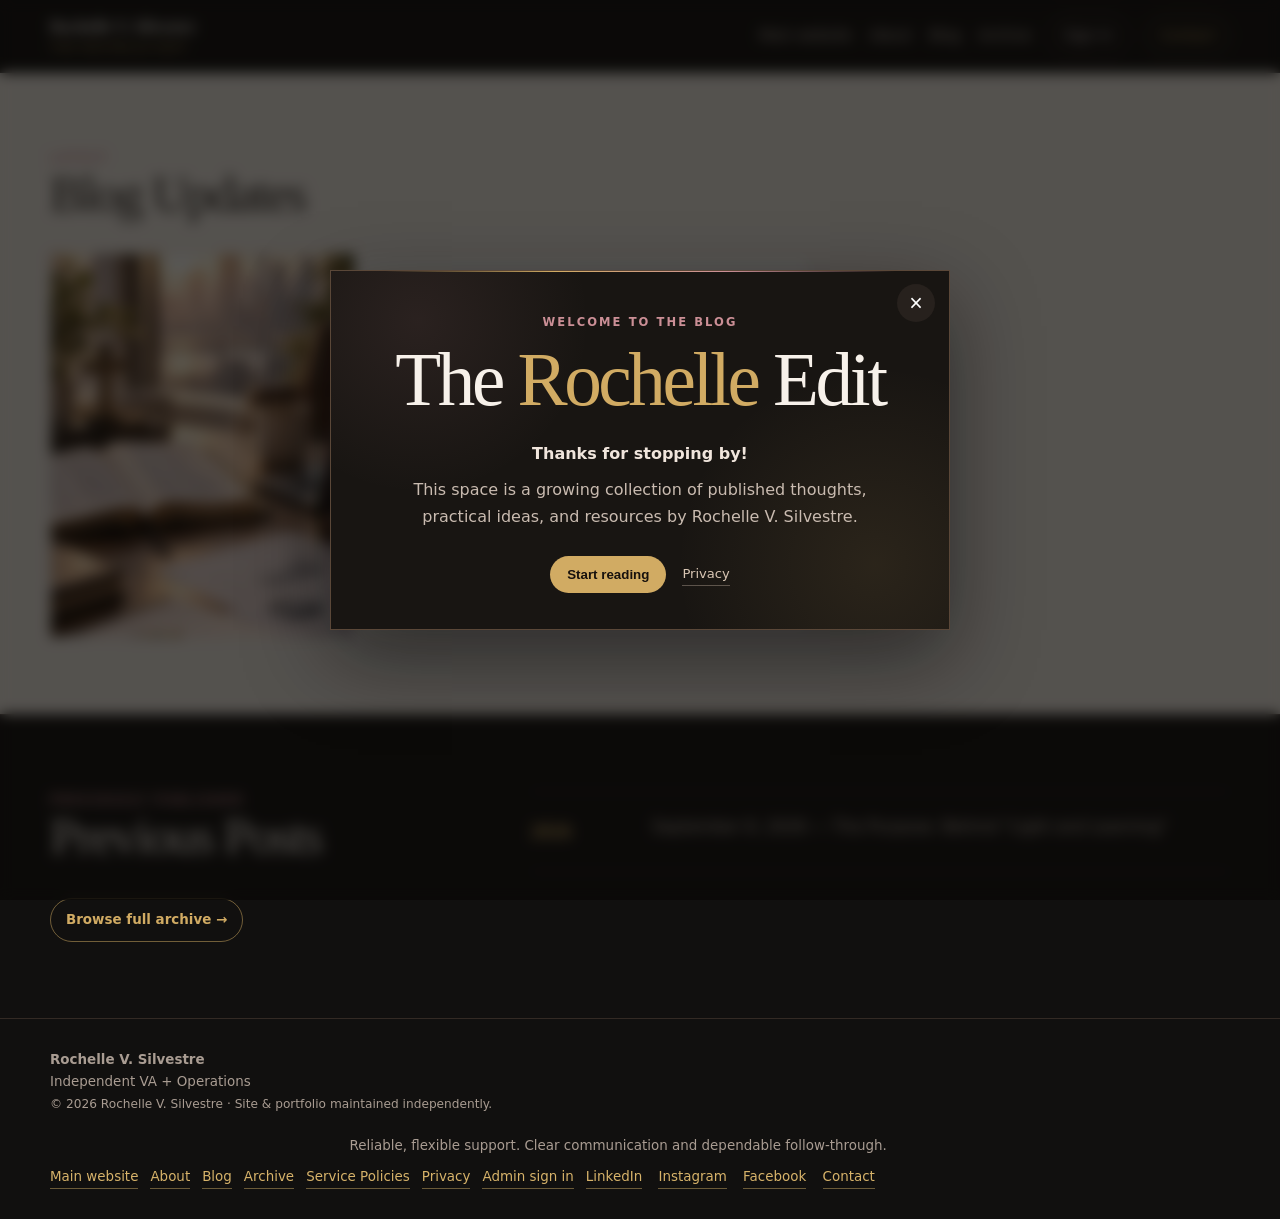
<file: blog/index.html>
<!doctype html>
<html lang="en">
<head>
<meta charset="utf-8" />
<meta name="viewport" content="width=device-width,initial-scale=1" />
<title>The Rochelle Edit | Rochelle V. Silvestre</title>
<meta name="description" content="The Rochelle Edit — published thoughts, practical ideas, and professional resources by Rochelle V. Silvestre." />
<link rel="canonical" href="https://rrlvsva.wasmer.app/blog/" />
<style>
:root{--ink:#11100f;--cream:#f3eee7;--paper:#faf7f2;--text:#f7f1ea;--dark:#2b2622;--muted:#b9aca1;--muted-dark:#6e625b;--gold:#d1ab63;--gold-deep:#aa7f39;--blush:#cb8f96;--line-dark:#332a24;--line-light:#d8cec4;--max:1180px}
*{box-sizing:border-box}html{scroll-behavior:smooth}body{margin:0;background:var(--ink);color:var(--text);font-family:Inter,ui-sans-serif,system-ui,-apple-system,BlinkMacSystemFont,"Segoe UI",sans-serif;line-height:1.65}a{color:inherit;text-decoration:none}.wrap{width:min(var(--max),calc(100% - 40px));margin:auto}
nav{position:sticky;top:0;z-index:20;background:rgba(17,16,15,.92);backdrop-filter:blur(14px);border-bottom:1px solid rgba(255,255,255,.06)}.nav-inner{min-height:72px;display:flex;align-items:center;justify-content:space-between;gap:24px}.brand{display:flex;flex-direction:column;line-height:1.1}.brand strong{font-family:Georgia,"Times New Roman",serif;font-size:1.05rem}.brand span{font-size:.7rem;color:var(--gold);letter-spacing:.12em;text-transform:uppercase;margin-top:5px}.nav-links{display:flex;gap:18px;align-items:center;color:#d3c8bf;font-size:.88rem}.nav-links a:hover{color:#fff}.nav-cta{padding:9px 14px;border:1px solid rgba(209,171,99,.45);border-radius:999px;color:var(--gold)}.admin-link{border-color:rgba(203,143,150,.45);color:#e5d4d7}
section{padding:76px 0}.light{background:var(--cream);color:var(--dark)}.eyebrow{text-transform:uppercase;letter-spacing:.16em;font-size:.72rem;font-weight:800;color:var(--blush)}.section-title{font-family:Georgia,"Times New Roman",serif;font-size:clamp(2.4rem,4vw,4.1rem);font-weight:500;letter-spacing:-.04em;line-height:1;margin:0 0 12px}
.posts{display:grid;grid-template-columns:minmax(0,760px);gap:22px;margin-top:34px}.card{display:grid;grid-template-columns:minmax(260px,.8fr) 1.2fr;background:var(--paper);border:1px solid var(--line-light);transition:transform .18s ease,box-shadow .18s ease}.card:hover{transform:translateY(-2px);box-shadow:0 10px 30px rgba(38,30,25,.08)}.cover{min-height:280px;background:linear-gradient(135deg,#1d1916,#3b2a24 60%,#8f6268);position:relative;overflow:hidden}.cover:before{content:"";position:absolute;width:190px;height:190px;border:1px solid rgba(209,171,99,.5);border-radius:50%;right:-35px;top:-45px}.cover:after{content:"";position:absolute;inset:auto 10% 18% 10%;height:1px;background:linear-gradient(90deg,transparent,var(--gold),var(--blush),transparent)}.cover.has-image:before,.cover.has-image:after{display:none}.cover img{position:absolute;inset:0;width:100%;height:100%;object-fit:cover}.card-body{padding:28px;display:flex;flex-direction:column}.meta{font-size:.74rem;text-transform:uppercase;letter-spacing:.11em;color:#8a7467;font-weight:750}.card h2{font:500 2rem/1.08 Georgia,"Times New Roman",serif;margin:12px 0}.card p{color:#675b53;font-size:.95rem;margin:0 0 22px}.read{margin-top:auto;color:#4a392c;font-weight:800;font-size:.88rem}.read span{color:var(--gold-deep)}.empty{border-top:1px solid var(--line-light);padding:28px 0;color:#756960}
.archive{background:var(--ink);color:var(--text);border-top:1px solid var(--line-dark)}.archive-grid{display:grid;grid-template-columns:.75fr 1.25fr;gap:60px;align-items:start}.archive-list{border-top:1px solid var(--line-dark)}.archive-year{display:grid;grid-template-columns:100px 1fr;gap:22px;padding:22px 0;border-bottom:1px solid var(--line-dark)}.archive-year strong{font-family:Georgia,"Times New Roman",serif;font-size:1.3rem;color:var(--gold)}.archive-links{display:grid;gap:9px}.archive-links a{color:#d8cbc1;border-bottom:1px solid transparent;width:fit-content}.archive-links a:hover{color:#fff;border-bottom-color:rgba(209,171,99,.6)}.archive-cta{display:inline-flex;margin-top:24px;padding:10px 15px;border:1px solid rgba(209,171,99,.5);border-radius:999px;color:var(--gold);font-weight:750;font-size:.84rem}.archive-cta:hover{background:#211c18;color:#fff}
footer{padding:30px 0;color:#a99c92;font-size:.84rem;border-top:1px solid var(--line-dark)}.footer-inner{display:flex;justify-content:space-between;gap:20px;flex-wrap:wrap}.footer-right{text-align:right}.footer-inner a{color:#d7b36a;border-bottom:1px solid rgba(215,179,106,.45);display:inline-block;margin-top:8px;margin-right:12px}
@media(max-width:900px){.archive-grid{grid-template-columns:1fr;gap:30px}.card{grid-template-columns:1fr}.cover{min-height:250px}}
@media(max-width:680px){.wrap{width:min(var(--max),calc(100% - 28px))}.nav-inner{min-height:66px}.nav-links{gap:8px}.nav-links a:not(.nav-cta){display:none}.nav-cta{padding:8px 10px;font-size:.78rem}section{padding:54px 0}.archive-year{grid-template-columns:1fr}.footer-right{text-align:left}}
</style>
<script defer src="blog-visitor.js?v=20260907-live1"></script>
</head>
<body>
<nav><div class="wrap nav-inner"><a class="brand" href="../index.html"><strong>Rochelle V. Silvestre</strong><span>The Rochelle Edit</span></a><div class="nav-links"><a href="../index.html">Main website</a><a href="../about.html">About</a><a href="#updates">Blog</a><a href="archive.html">Archive</a><a class="nav-cta admin-link tre-admin-signin" href="https://rochelle-va-inquiries.wasmer.app/admin" rel="nofollow">Sign in</a><a class="nav-cta" href="../index.html#contact">Contact</a></div></div></nav>
<main>
<section class="light" id="updates"><div class="wrap"><div class="eyebrow">Latest</div><h2 class="section-title">Blog Updates</h2><div class="posts" id="posts"><div class="empty">Loading published articles…</div></div></div></section>
<section class="archive" id="previous"><div class="wrap archive-grid"><div><div class="eyebrow">Previously published</div><h2 class="section-title">Previous Posts</h2><a class="archive-cta" href="archive.html">Browse full archive →</a></div><div class="archive-list" id="archiveList"><div class="empty">Loading previous posts…</div></div></div></section>
</main>
<footer><div class="wrap footer-inner"><div><strong>Rochelle V. Silvestre</strong><br>Independent VA + Operations<br><span style="font-size:.76rem">© 2026 Rochelle V. Silvestre · Site & portfolio maintained independently.</span></div><div class="footer-right">Reliable, flexible support. Clear communication and dependable follow-through.<br><a href="../index.html">Main website</a><a href="../about.html">About</a><a href="index.html">Blog</a><a href="archive.html">Archive</a><a href="../service-policies.html">Service Policies</a><a href="../privacy.html">Privacy</a><a href="https://rochelle-va-inquiries.wasmer.app/admin" rel="nofollow">Admin sign in</a><a href="https://www.linkedin.com/in/rochelle-v-silvestre" target="_blank" rel="noopener noreferrer" style="display:inline-block;margin-top:8px;margin-right:12px;color:#d7b36a;border-bottom:1px solid rgba(215,179,106,.45);">LinkedIn</a>
      <a href="https://www.instagram.com/rvs_va.ops/" target="_blank" rel="noopener noreferrer" style="display:inline-block;margin-top:8px;margin-right:12px;color:#d7b36a;border-bottom:1px solid rgba(215,179,106,.45);">Instagram</a>
      <a href="https://www.facebook.com/rrlvsva" target="_blank" rel="noopener noreferrer" style="display:inline-block;margin-top:8px;margin-right:12px;color:#d7b36a;border-bottom:1px solid rgba(215,179,106,.45);">Facebook</a>
      <a href="../index.html#contact">Contact</a></div></div></footer>
<script>
const esc=s=>String(s??'').replace(/[&<>"']/g,c=>({'&':'&amp;','<':'&lt;','>':'&gt;','"':'&quot;',"'":'&#39;'}[c]));
const fmt=d=>{if(!d)return '';const x=new Date(d+'T00:00:00');return x.toLocaleDateString('en-US',{month:'long',day:'numeric',year:'numeric'});};
const coverPath=a=>{const p=String(a&&a.cover_image||'');return /^uploads\/[A-Za-z0-9._-]+\.(?:jpe?g|png|webp)$/i.test(p)?p:'';};
const coverPosition=a=>{const x=Math.min(100,Math.max(0,Number(a&&a.cover_position_x)||50));const y=Math.min(100,Math.max(0,Number(a&&a.cover_position_y)||50));return x+'% '+y+'%';};
async function loadArticles(){
  const posts=document.getElementById('posts'), previous=document.getElementById('archiveList');
  try{
    const r=await fetch('articles.json?cb='+Date.now(),{cache:'no-store'});if(!r.ok)throw new Error('load');
    const data=await r.json();const items=(data.articles||[]).filter(a=>a.status==='published').sort((a,b)=>String(b.publish_date).localeCompare(String(a.publish_date)));
    if(!items.length){posts.innerHTML='<div class="empty">No articles are published yet.</div>';previous.innerHTML='<div class="empty">No previous posts yet.</div>';return;}
    const latest=items[0], cover=coverPath(latest);posts.innerHTML=`<a class="card" href="article.html?slug=${encodeURIComponent(latest.slug)}"><div class="cover${cover?' has-image':''}">${cover?`<img src="${esc(cover)}" alt="" loading="eager" style="object-position:${coverPosition(latest)}">`:''}</div><div class="card-body"><div class="meta">${esc(fmt(latest.publish_date))} · ${esc(latest.author||'Rochelle V. Silvestre')}</div><h2>${esc(latest.title)}</h2><p>${esc(latest.excerpt||'')}</p><div class="read">Read article <span>→</span></div></div></a>`;
    const older=items.slice(1,6);if(!older.length){previous.innerHTML='<div class="empty">When a newer post is published, earlier posts will appear here and remain available in the full archive.</div>';return;}
    const years={};older.forEach(a=>{const y=(a.publish_date||'').slice(0,4)||'Other';(years[y]||(years[y]=[])).push(a);});
    previous.innerHTML=Object.keys(years).sort().reverse().map(y=>`<div class="archive-year"><strong>${esc(y)}</strong><div class="archive-links">${years[y].map(a=>`<a href="article.html?slug=${encodeURIComponent(a.slug)}">${esc(fmt(a.publish_date))} — ${esc(a.title)}</a>`).join('')}</div></div>`).join('');
  }catch(e){posts.innerHTML='<div class="empty">Articles could not be loaded right now.</div>';previous.innerHTML='<div class="empty">Previous posts unavailable.</div>';}
}
loadArticles();
</script>
</body>
</html>
</file>
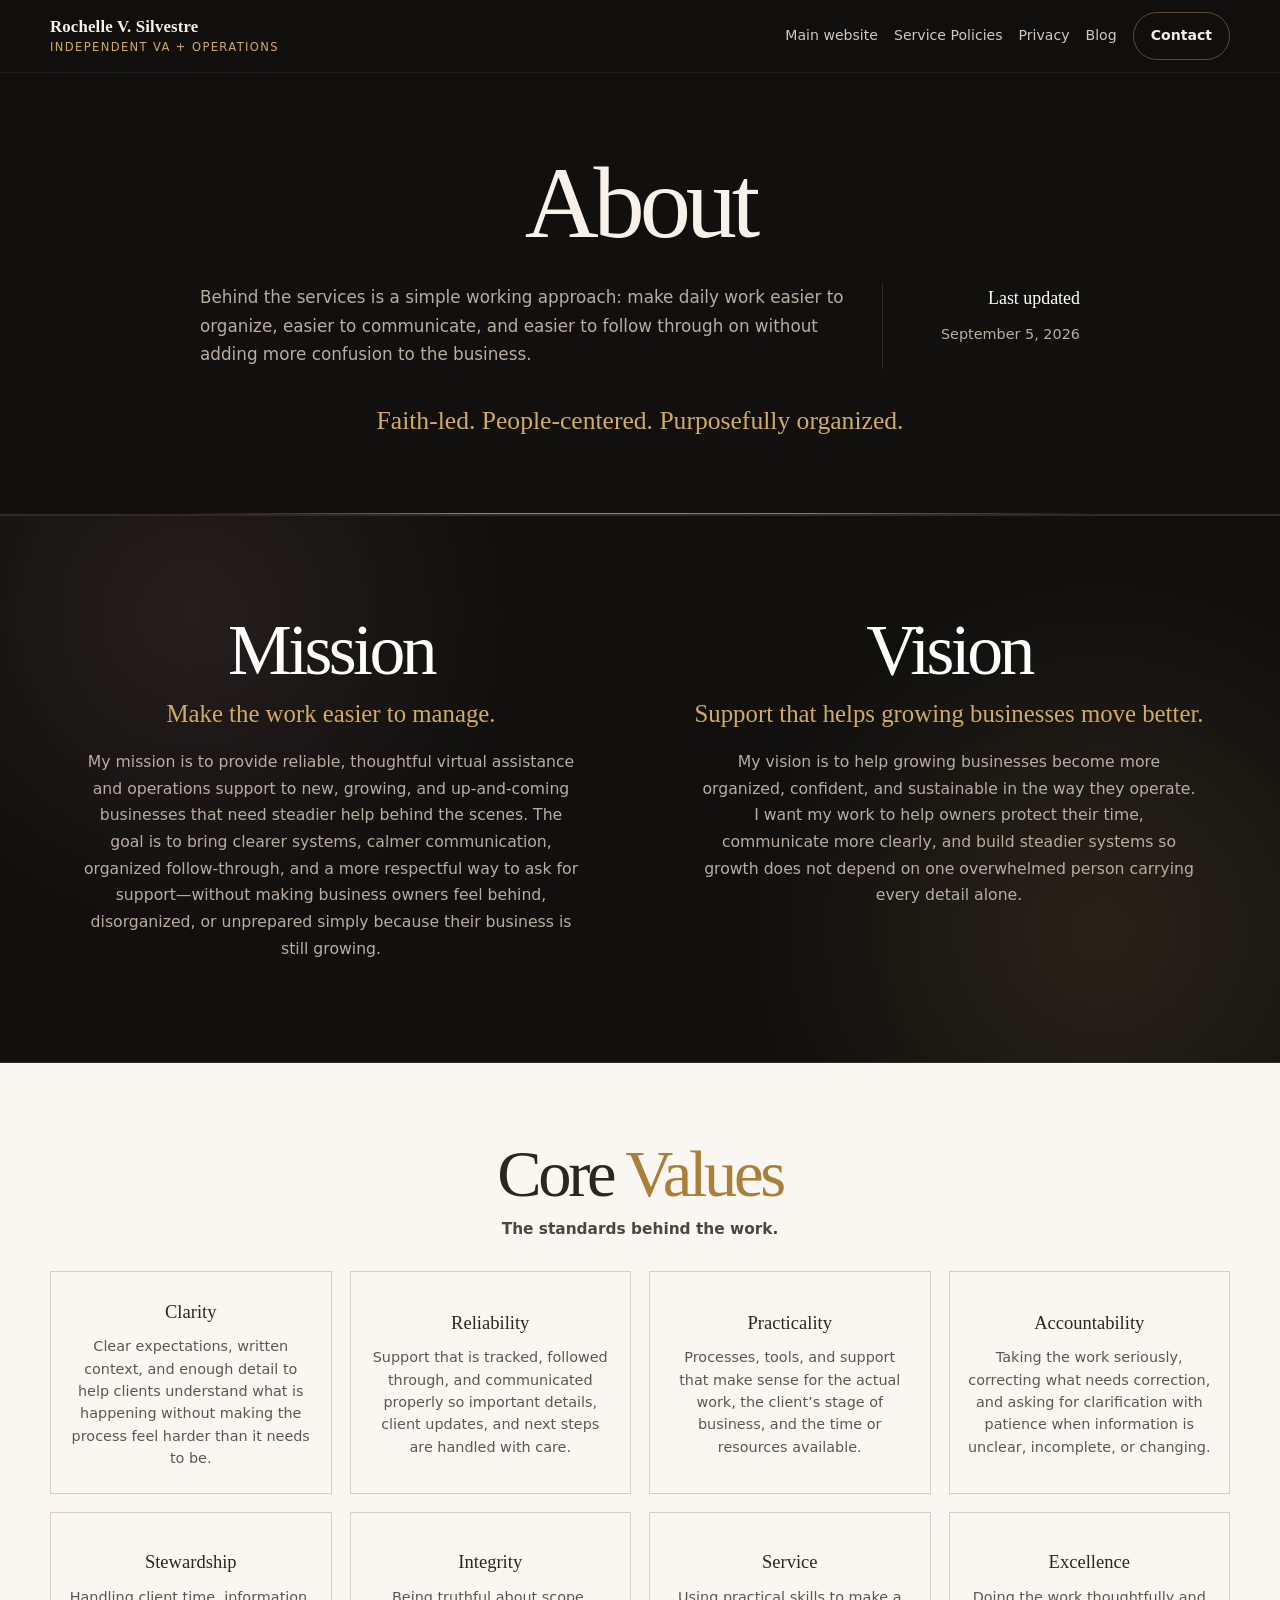
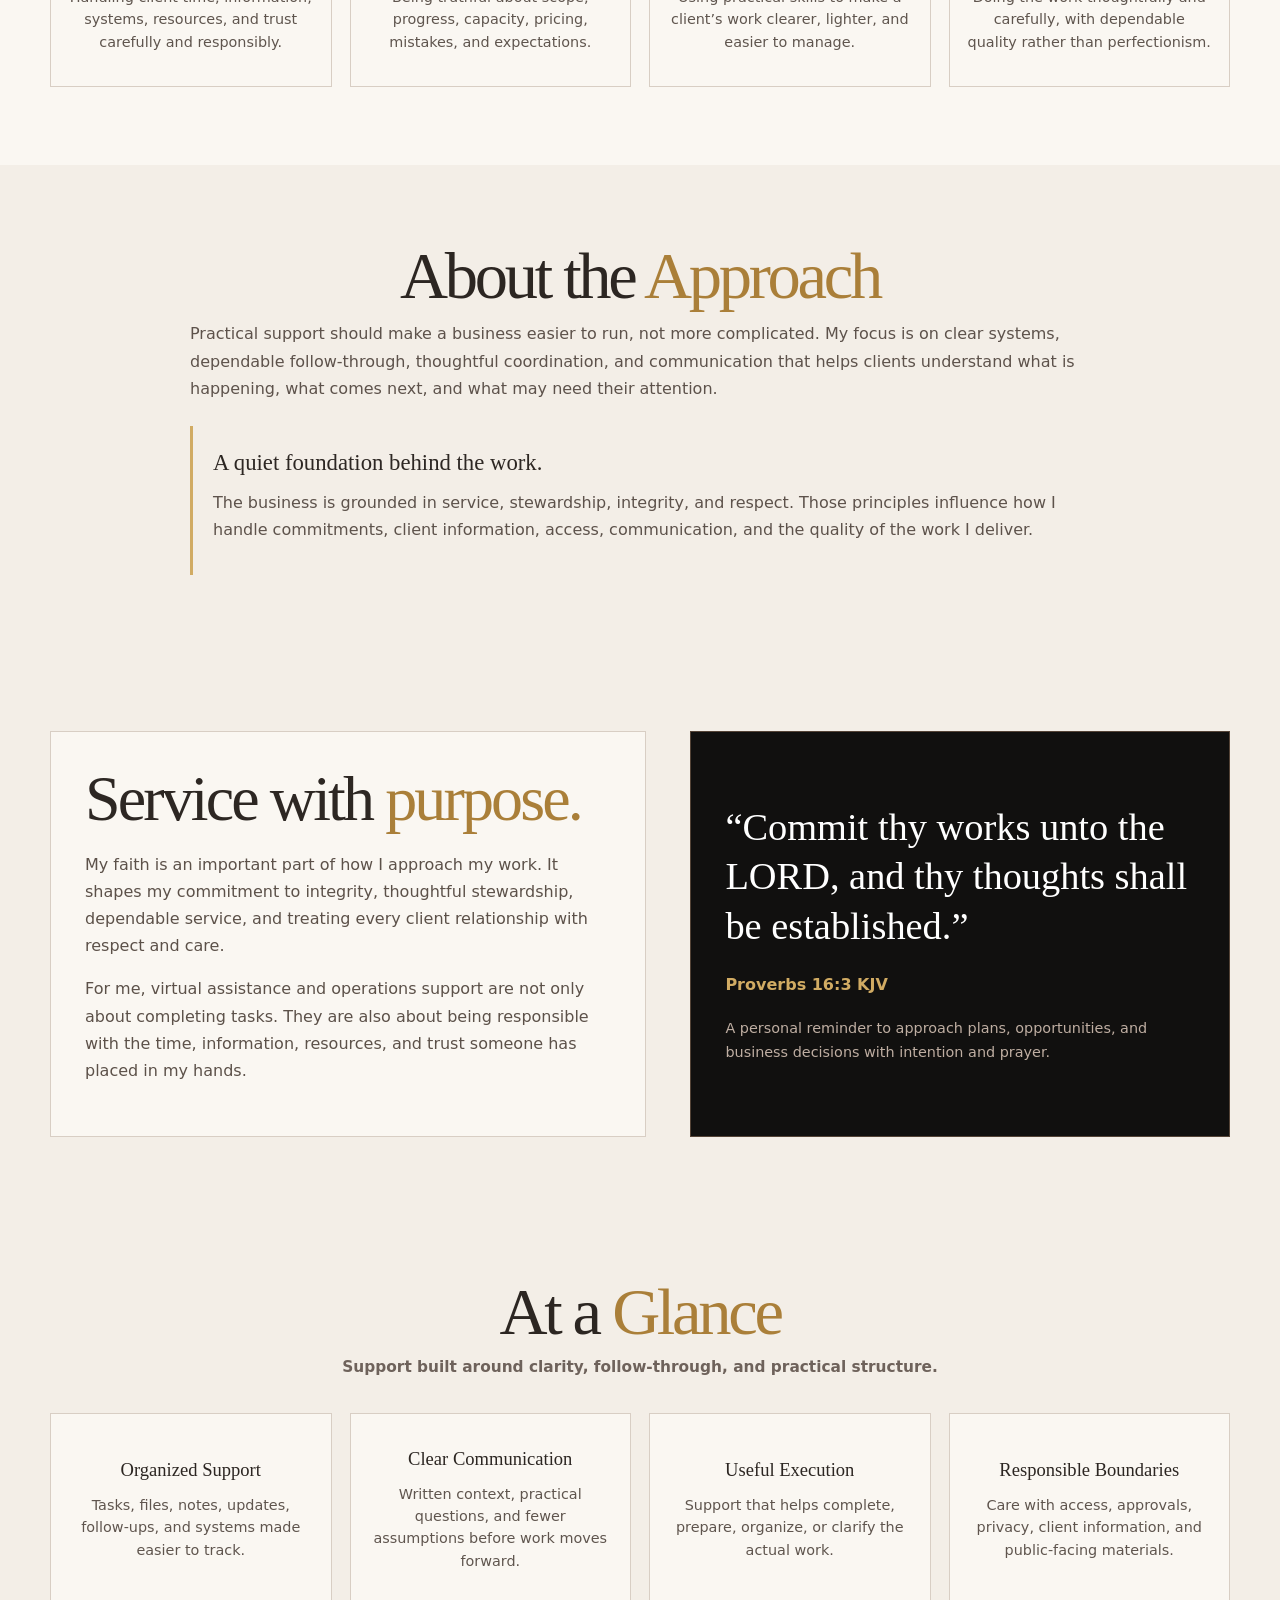
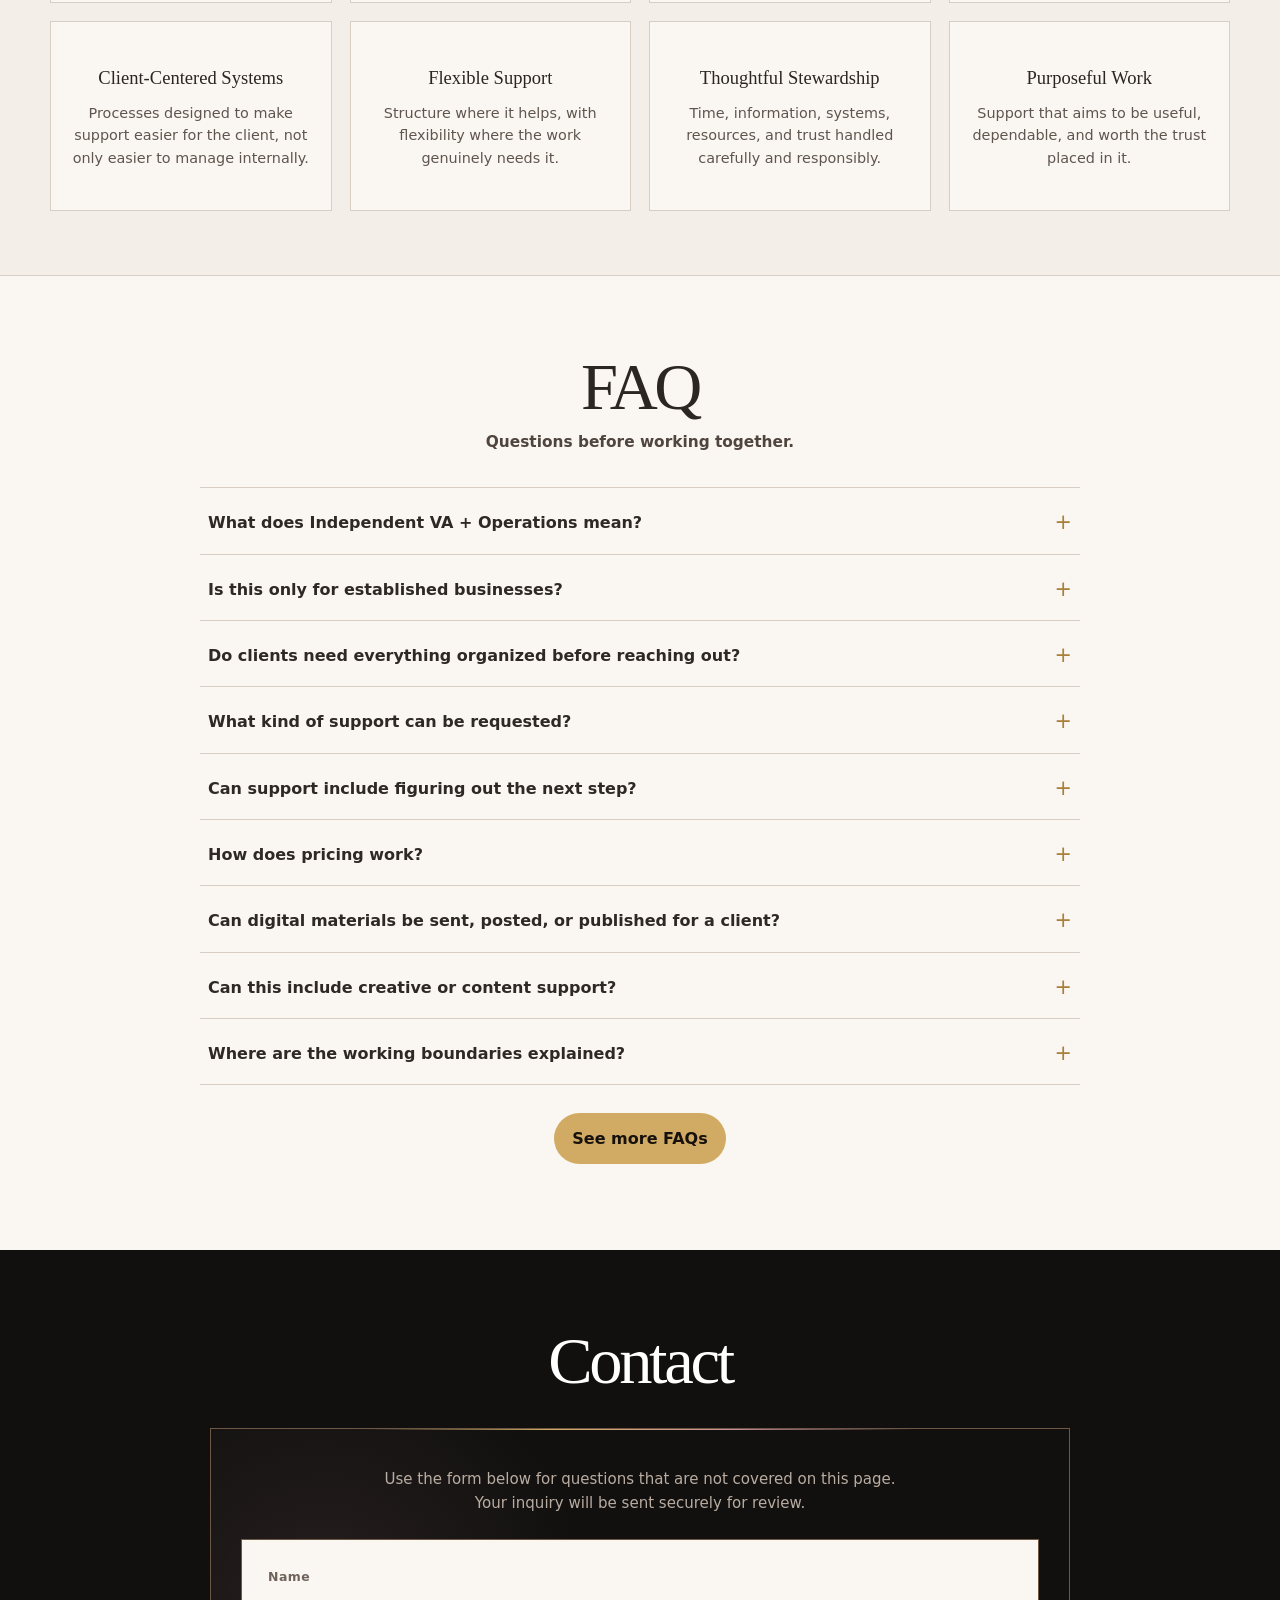
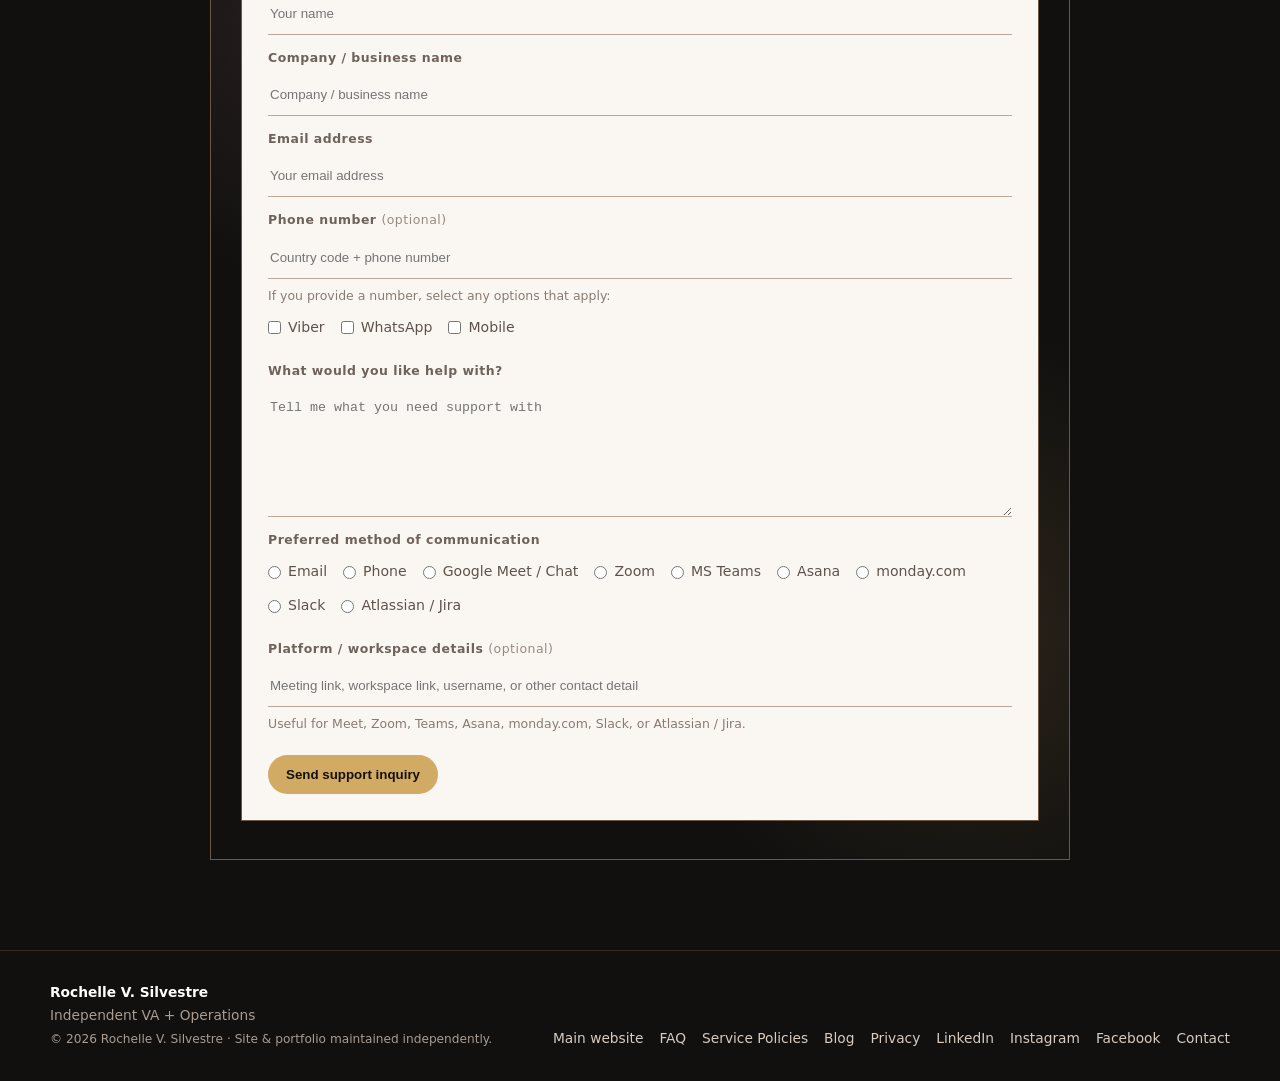
<file: about.html>
<!doctype html>
<html lang="en">
<head>
<meta charset="utf-8" />
<meta name="viewport" content="width=device-width,initial-scale=1" />
<title>About Rochelle V. Silvestre | Virtual Assistant & Operations Support</title>
<meta name="description" content="Virtual assistant and operations support built around clear systems, dependable follow-through, stewardship, and a faith-led, people-centered approach." />
<link rel="canonical" href="https://rrlvsva.wasmer.app/about.html">
<style>
:root{
  --ink:#11100f;
  --ink-2:#181512;
  --cream:#f3eee7;
  --paper:#faf7f2;
  --text:#f7f1ea;
  --dark-text:#2b2622;
  --muted:#b9aca1;
  --muted-dark:#6e625b;
  --gold:#d1ab63;
  --gold-deep:#aa7f39;
  --blush:#cb8f96;
  --line-dark:#332a24;
  --line-light:#d8cec4;
  --max:1180px;
}
*{box-sizing:border-box}
html{scroll-behavior:smooth}
body{margin:0;background:var(--ink);color:var(--text);font-family:Inter,ui-sans-serif,system-ui,-apple-system,BlinkMacSystemFont,"Segoe UI",sans-serif;line-height:1.7}
a{color:inherit;text-decoration:none}
.wrap{width:min(var(--max),calc(100% - 40px));margin:auto}
.eyebrow{text-transform:uppercase;letter-spacing:.16em;font-size:.72rem;font-weight:800;color:var(--blush)}
.btn{display:inline-flex;align-items:center;justify-content:center;gap:8px;padding:11px 17px;border-radius:999px;font-weight:750;border:1px solid transparent;transition:transform .18s ease,background .18s ease,border-color .18s ease}
.btn:hover{transform:translateY(-1px)}
.btn.gold{background:var(--gold);color:#17110d}
.btn.outline{border-color:#5b4938;color:#f6eee6;background:transparent}

.nav-links a:not(.btn),.footer-links a{position:relative}
.nav-links a:not(.btn):after,.footer-links a:after{content:"";position:absolute;left:0;right:0;bottom:-3px;height:1px;background:currentColor;transform:scaleX(0);transform-origin:left;transition:transform .18s ease}
.nav-links a:not(.btn):hover:after,.footer-links a:hover:after{transform:scaleX(1)}

nav{position:sticky;top:0;z-index:50;background:rgba(17,16,15,.9);backdrop-filter:blur(16px);border-bottom:1px solid rgba(255,255,255,.06)}
.nav-inner{min-height:72px;display:flex;align-items:center;justify-content:space-between;gap:24px}
.brand{display:flex;flex-direction:column;line-height:1.1}
.brand strong{font-family:Georgia,"Times New Roman",serif;font-size:1.05rem;letter-spacing:.01em}
.brand span{font-size:.72rem;color:var(--gold);letter-spacing:.12em;text-transform:uppercase;margin-top:5px}
.nav-links{display:flex;align-items:center;gap:16px;color:#d3c8bf;font-size:.88rem;flex-wrap:wrap}
.menu-btn{display:none;width:44px;height:44px;align-items:center;justify-content:center;background:transparent;border:0;color:#fff;font-size:1.45rem;line-height:1;padding:0;cursor:pointer;border-radius:10px}
.menu-btn:focus-visible{outline:2px solid var(--gold);outline-offset:2px}

.hero{padding:82px 0 72px;border-bottom:1px solid var(--line-dark);position:relative;overflow:hidden}
.hero:before{content:"";position:absolute;inset:auto 14% 0 14%;height:1px;background:linear-gradient(90deg,transparent,var(--gold),var(--blush),transparent);opacity:.75}
.hero h1{font-family:Georgia,"Times New Roman",serif;font-size:clamp(4rem,8vw,7rem);font-weight:500;line-height:.94;letter-spacing:-.05em;margin:0 0 32px;text-align:center}
.hero h1 span{color:var(--gold)}
.hero-bottom{display:grid;grid-template-columns:minmax(0,1fr) 1px 175px;gap:22px;align-items:start;max-width:880px;margin:0 auto}
.hero-copy{max-width:690px;color:var(--muted);font-size:1.05rem;margin:0;text-align:left}
.hero-divider{width:1px;align-self:stretch;background:var(--line-dark)}
.hero-meta{color:var(--muted);font-size:.9rem;text-align:right}
.hero-meta strong{display:block;color:#fff;font-family:Georgia,"Times New Roman",serif;font-weight:500;font-size:1.12rem;margin-bottom:8px}
.faith-line{font-family:Georgia,"Times New Roman",serif;font-size:clamp(1.35rem,2vw,1.8rem);color:var(--gold);text-align:center;margin:30px auto 0}

.summary{background:var(--cream);color:var(--dark-text);padding:64px 0;text-align:center}
.kicker-title{font-family:Georgia,"Times New Roman",serif;font-size:clamp(2.9rem,5.2vw,5.2rem);font-weight:500;line-height:.98;letter-spacing:-.05em;margin:0 auto 12px;color:#2c2622}
.kicker-title span{color:var(--gold-deep)}
.section-subtitle{font-size:clamp(.96rem,1.15vw,1.08rem);font-weight:600;line-height:1.45;margin:0 auto 14px;max-width:760px;color:#4f453e}
.summary p{color:var(--muted-dark);margin:0 auto;max-width:760px}

.card-grid{display:grid;grid-template-columns:repeat(4,minmax(0,1fr));gap:18px;margin-top:34px}
.info-card{background:var(--paper);border:1px solid var(--line-light);padding:24px 18px;text-align:center;min-height:190px;display:flex;flex-direction:column;justify-content:center}
.info-card strong{display:block;font-family:Georgia,"Times New Roman",serif;font-size:1.16rem;font-weight:500;color:#2c2622;margin-bottom:8px}
.info-card span{display:block;color:#5f554e;font-size:.9rem;line-height:1.55}

.statement-section{background:radial-gradient(circle at 15% 18%,rgba(203,143,150,.11),transparent 27%),radial-gradient(circle at 86% 76%,rgba(209,171,99,.12),transparent 30%),var(--ink);color:var(--text);border-top:1px solid var(--line-dark);border-bottom:1px solid var(--line-dark);padding:88px 0}
.mission-vision{display:grid;grid-template-columns:repeat(2,minmax(0,1fr));gap:56px;text-align:center}
.statement{padding:12px 24px}
.statement h2{font-family:Georgia,"Times New Roman",serif;font-size:clamp(3rem,5.6vw,5.2rem);font-weight:500;line-height:.95;letter-spacing:-.05em;margin:0 0 16px;color:#fff}
.statement-sub{font-family:Georgia,"Times New Roman",serif;font-size:clamp(1.15rem,2vw,1.55rem);font-weight:500;color:var(--gold);line-height:1.15;margin:0 0 20px}
.statement p{max-width:500px;margin:0 auto;color:var(--muted);font-size:.98rem}
.statement-divider{display:none}

.purpose-section{background:var(--cream);color:var(--dark-text);padding:78px 0}
.purpose-grid{display:grid;grid-template-columns:1.05fr .95fr;gap:44px;align-items:stretch}
.purpose-copy,.verse-card{border:1px solid var(--line-light);padding:36px 34px}
.purpose-copy{background:var(--paper)}
.purpose-copy h2{font-family:Georgia,"Times New Roman",serif;font-size:clamp(2.7rem,5vw,4.5rem);line-height:.98;letter-spacing:-.045em;margin:0 0 20px;color:#2d2723;font-weight:500}
.purpose-copy h2 span{color:var(--gold-deep)}
.purpose-copy p{color:#5c5149;margin:0 0 16px}
.verse-card{background:var(--ink);border-color:#544336;display:flex;flex-direction:column;justify-content:center}
.verse-card blockquote{margin:0 0 14px;font-family:Georgia,"Times New Roman",serif;font-size:clamp(1.55rem,3vw,2.55rem);line-height:1.28;color:#fff}
.verse-ref{color:var(--gold);font-weight:800;margin-top:6px}
.verse-small{margin-top:18px;color:#bfaea2;font-size:.9rem}

.values-section{background:var(--paper);color:var(--dark-text);padding:78px 0;text-align:center}
.values-grid{display:grid;grid-template-columns:repeat(4,minmax(0,1fr));gap:18px;margin-top:30px}
.values-grid .info-card{min-height:175px}

.approach-section{background:var(--cream);color:var(--dark-text);padding:78px 0}
.approach-wrap{max-width:900px;margin:auto}
.approach-wrap p{color:#5d524b;font-size:1rem;margin:0 0 14px}
.approach-highlight{margin-top:24px;padding:18px 0 18px 20px;border-left:3px solid var(--gold)}
.approach-highlight h3{font-family:Georgia,"Times New Roman",serif;color:#2d2723;font-size:1.42rem;font-weight:500;margin:0 0 6px}

.faq-section{background:var(--paper);color:var(--dark-text);padding:78px 0 86px;text-align:center;border-top:1px solid var(--line-light)}
.faq-wrap{max-width:880px;margin:34px auto 0;text-align:left;border-top:1px solid var(--line-light)}
details{border-bottom:1px solid var(--line-light);padding:0}
summary{list-style:none;cursor:pointer;padding:17px 8px 13px;font-weight:750;color:#2f2925;display:flex;align-items:center;justify-content:space-between;gap:18px}
summary::-webkit-details-marker{display:none}
summary:after{content:"+";font-size:1.3rem;font-weight:400;color:var(--gold-deep)}
details[open] summary:after{content:"–"}
details p{margin:0;padding:0 8px 10px;color:#5f554e;font-size:.95rem}
details ul{margin:0 0 10px 20px;padding-left:16px;color:#5f554e;font-size:.95rem}
details li{margin:4px 0}
details a{color:#5c4632;text-decoration:underline;text-underline-offset:3px}

.contact-section{background:var(--ink);color:var(--text);padding:78px 0 90px;text-align:center}
.contact-section .kicker-title{color:#fff}
.contact-section .section-subtitle{color:var(--muted)}
.contact-card{position:relative;overflow:hidden;background:radial-gradient(circle at 13% 18%,rgba(203,143,150,.12),transparent 24%),radial-gradient(circle at 88% 78%,rgba(209,171,99,.13),transparent 28%),var(--ink);color:var(--text);padding:38px 30px;margin:34px auto 0;border:1px solid #6d5846;text-align:left;max-width:860px}
.contact-card:after{content:"";position:absolute;left:18%;right:18%;top:0;height:1px;background:linear-gradient(90deg,transparent,var(--gold),var(--blush),transparent)}
.contact-card h3{margin:0 0 10px;font:500 2rem/1.1 Georgia,"Times New Roman",serif;color:#fff;text-align:center}
.contact-card-copy{max-width:620px;margin:0 auto 24px;color:var(--muted);font-size:.94rem;line-height:1.6;text-align:center}
.contact-kicker{font-size:.78rem;letter-spacing:.08em;text-transform:uppercase;color:#d5b6a8;margin-bottom:9px;text-align:center}

.form{display:grid;gap:12px}
.form input[type="text"],.form input[type="email"],.form input[type="tel"],.form textarea{width:100%;border:0;border-bottom:1px solid #baa999;background:transparent;color:#302923;padding:13px 2px;outline:none;border-radius:0}
.form textarea{min-height:130px;resize:vertical}
.form input[type="text"]:focus,.form input[type="email"]:focus,.form input[type="tel"]:focus,.form textarea:focus{border-bottom-color:#8d5e49}
.form button{justify-self:start;margin-top:8px}
.form-field{display:grid;gap:6px}
.form-label{font-size:.78rem;font-weight:750;letter-spacing:.04em;color:#6e625b}
.form-label .optional{font-weight:500;color:#988a80}
.form-options{display:flex;flex-wrap:wrap;gap:10px 16px;padding:4px 0 8px}
.form-option{display:inline-flex;align-items:center;gap:7px;color:#5e534c;font-size:.88rem;cursor:pointer}
.form-option input{width:auto;margin:0;accent-color:#9d5962}
.form-help{margin:0;color:#8a7b72;font-size:.78rem}

footer{border-top:1px solid var(--line-dark);padding:30px 0;color:#a99c92;font-size:.86rem}
.footer-inner{display:flex;justify-content:space-between;gap:30px;align-items:flex-end}
.footer-inner strong{color:#fff}
.footer-links{display:flex;gap:16px;flex-wrap:wrap}
.footer-links a{color:#d8cbc1;position:relative}

@media(max-width:980px){
  .hero-bottom{grid-template-columns:1fr;gap:24px}
  .hero-divider{display:none}
  .hero-meta{text-align:left;border-top:1px solid var(--line-dark);padding-top:18px}
  .card-grid,.values-grid{grid-template-columns:repeat(2,minmax(0,1fr))}
  .mission-vision{grid-template-columns:1fr;gap:48px}
  .statement-divider{display:block;width:160px;height:1px;background:linear-gradient(90deg,transparent,var(--gold),transparent);margin:0 auto}
  .purpose-grid{grid-template-columns:1fr}
}
@media(max-width:720px){
  .wrap{width:min(var(--max),calc(100% - 28px))}
  .nav-inner{min-height:66px;align-items:center;flex-direction:row;padding:0;gap:10px}
  .brand strong{font-size:1rem}
  .brand span{font-size:.64rem;letter-spacing:.1em}
  .menu-btn{display:flex;margin-left:auto}
  .nav-links{position:absolute;left:0;right:0;top:66px;background:#13110f;border-bottom:1px solid #2e2722;padding:14px 18px 20px;display:none;flex-direction:column;align-items:center;text-align:center;gap:4px;z-index:60}
  .nav-links.open{display:flex}
  .nav-links a{width:min(320px,100%);min-height:44px;display:flex;align-items:center;justify-content:center;padding:10px 14px}
  .nav-links .btn{width:auto;min-width:150px;margin-top:4px}
  .hero{padding:46px 0 42px}
  .hero h1{font-size:clamp(2.9rem,13vw,3.5rem);margin-bottom:22px}
  .hero-bottom{gap:18px}
  .hero-copy{font-size:.96rem;line-height:1.62}
  .summary{padding:46px 0}
  .kicker-title{font-size:clamp(2.55rem,11vw,3.35rem)}
  .card-grid,.values-grid{grid-template-columns:1fr;gap:14px}
  .info-card{min-height:0;padding:21px 17px}
  .statement-section,.values-section,.faq-section,.contact-section,.purpose-section,.approach-section{padding:52px 0}
  .statement{padding:4px 0}
  .statement h2{font-size:2.65rem}
  .faq-wrap{margin-top:24px}
  summary{padding:15px 4px;line-height:1.4}
  details p,details ul{font-size:.91rem}
  .contact-card{padding:26px 18px}
  .form button{width:100%;justify-self:stretch}
  .footer-inner{flex-direction:column;align-items:flex-start}
}
</style>
  <script defer src="https://cloud.umami.is/script.js" data-website-id="4d20ec6e-67e3-44fc-acd3-5c53bfd78c80"></script>
</head>
<body>
<nav>
  <div class="wrap nav-inner">
    <a class="brand" href="index.html" aria-label="Back to Rochelle V. Silvestre website"><strong>Rochelle V. Silvestre</strong>
      <span>Independent VA + Operations</span></a>
    <button class="menu-btn" type="button" aria-label="Toggle navigation" aria-expanded="false" onclick="toggleMobileMenu(this)">☰</button>
    <div class="nav-links">
      <a class="secondary" href="index.html">Main website</a>
      <a class="secondary" href="service-policies.html">Service Policies</a>
      <a class="secondary" href="privacy.html">Privacy</a>
      <a class="secondary" href="blog/">Blog</a>
      <a class="btn outline" href="#contact">Contact</a>
    </div>
  </div>
</nav>

<header class="hero">
  <div class="wrap">
    <h1>About</h1>
    <div class="hero-bottom">
      <p class="hero-copy">Behind the services is a simple working approach: make daily work easier to organize, easier to communicate, and easier to follow through on without adding more confusion to the business.</p>
      <div class="hero-divider"></div>
      <div class="hero-meta">
        <strong>Last updated</strong>
        September 5, 2026
      </div>
    </div>
    <p class="faith-line">Faith-led. People-centered. Purposefully organized.</p>
  </div>
</header>

<section class="statement-section" id="mission-vision">
  <div class="wrap">
    <div class="mission-vision">
      <article class="statement">
        <h2>Mission</h2>
        <div class="statement-sub">Make the work easier to manage.</div>
        <p>My mission is to provide reliable, thoughtful virtual assistance and operations support to new, growing, and up-and-coming businesses that need steadier help behind the scenes. The goal is to bring clearer systems, calmer communication, organized follow-through, and a more respectful way to ask for support—without making business owners feel behind, disorganized, or unprepared simply because their business is still growing.</p>
      </article>

      <div class="statement-divider"></div>

      <article class="statement">
        <h2>Vision</h2>
        <div class="statement-sub">Support that helps growing businesses move better.</div>
        <p>My vision is to help growing businesses become more organized, confident, and sustainable in the way they operate. I want my work to help owners protect their time, communicate more clearly, and build steadier systems so growth does not depend on one overwhelmed person carrying every detail alone.</p>
      </article>
    </div>
  </div>
</section>

<section class="values-section" id="values">
  <div class="wrap">
    <h2 class="kicker-title">Core <span>Values</span></h2>
    <p class="section-subtitle">The standards behind the work.</p>

    <div class="values-grid">
      <div class="info-card"><strong>Clarity</strong><span>Clear expectations, written context, and enough detail to help clients understand what is happening without making the process feel harder than it needs to be.</span></div>
      <div class="info-card"><strong>Reliability</strong><span>Support that is tracked, followed through, and communicated properly so important details, client updates, and next steps are handled with care.</span></div>
      <div class="info-card"><strong>Practicality</strong><span>Processes, tools, and support that make sense for the actual work, the client’s stage of business, and the time or resources available.</span></div>
      <div class="info-card"><strong>Accountability</strong><span>Taking the work seriously, correcting what needs correction, and asking for clarification with patience when information is unclear, incomplete, or changing.</span></div>
      <div class="info-card"><strong>Stewardship</strong><span>Handling client time, information, systems, resources, and trust carefully and responsibly.</span></div>
      <div class="info-card"><strong>Integrity</strong><span>Being truthful about scope, progress, capacity, pricing, mistakes, and expectations.</span></div>
      <div class="info-card"><strong>Service</strong><span>Using practical skills to make a client’s work clearer, lighter, and easier to manage.</span></div>
      <div class="info-card"><strong>Excellence</strong><span>Doing the work thoughtfully and carefully, with dependable quality rather than perfectionism.</span></div>
    </div>
  </div>
</section>

<section class="approach-section">
  <div class="wrap approach-wrap">
    <h2 class="kicker-title" style="text-align:center">About the <span>Approach</span></h2>
    <p>Practical support should make a business easier to run, not more complicated. My focus is on clear systems, dependable follow-through, thoughtful coordination, and communication that helps clients understand what is happening, what comes next, and what may need their attention.</p>
    <div class="approach-highlight">
      <h3>A quiet foundation behind the work.</h3>
      <p>The business is grounded in service, stewardship, integrity, and respect. Those principles influence how I handle commitments, client information, access, communication, and the quality of the work I deliver.</p>
    </div>
  </div>
</section>

<section class="purpose-section">
  <div class="wrap purpose-grid">
    <article class="purpose-copy">
      <h2>Service with <span>purpose.</span></h2>
      <p>My faith is an important part of how I approach my work. It shapes my commitment to integrity, thoughtful stewardship, dependable service, and treating every client relationship with respect and care.</p>
      <p>For me, virtual assistance and operations support are not only about completing tasks. They are also about being responsible with the time, information, resources, and trust someone has placed in my hands.</p>
    </article>

    <aside class="verse-card">
      <blockquote>“Commit thy works unto the LORD, and thy thoughts shall be established.”</blockquote>
      <div class="verse-ref">Proverbs 16:3 KJV</div>
      <div class="verse-small">A personal reminder to approach plans, opportunities, and business decisions with intention and prayer.</div>
    </aside>
  </div>
</section>

<section class="summary">
  <div class="wrap">
    <h2 class="kicker-title">At a <span>Glance</span></h2>
    <p class="section-subtitle">Support built around clarity, follow-through, and practical structure.</p>
    <div class="card-grid">
      <div class="info-card"><strong>Organized Support</strong><span>Tasks, files, notes, updates, follow-ups, and systems made easier to track.</span></div>
      <div class="info-card"><strong>Clear Communication</strong><span>Written context, practical questions, and fewer assumptions before work moves forward.</span></div>
      <div class="info-card"><strong>Useful Execution</strong><span>Support that helps complete, prepare, organize, or clarify the actual work.</span></div>
      <div class="info-card"><strong>Responsible Boundaries</strong><span>Care with access, approvals, privacy, client information, and public-facing materials.</span></div>
      <div class="info-card"><strong>Client-Centered Systems</strong><span>Processes designed to make support easier for the client, not only easier to manage internally.</span></div>
      <div class="info-card"><strong>Flexible Support</strong><span>Structure where it helps, with flexibility where the work genuinely needs it.</span></div>
      <div class="info-card"><strong>Thoughtful Stewardship</strong><span>Time, information, systems, resources, and trust handled carefully and responsibly.</span></div>
      <div class="info-card"><strong>Purposeful Work</strong><span>Support that aims to be useful, dependable, and worth the trust placed in it.</span></div>
    </div>
  </div>
</section>

<!-- ORIGINAL FAQ SECTION — unchanged -->
<section class="faq-section" id="faq">
  <div class="wrap">
    <h2 class="kicker-title">FAQ</h2>
    <p class="section-subtitle">Questions before working together.</p>
    <div class="faq-wrap">
      <details>
        <summary>What does Independent VA + Operations mean?</summary>
        <p>A VA, or Virtual Assistant, usually helps with remote administrative support such as scheduling, inbox support, follow-ups, research, documentation, and communication tasks.</p>
        <p>Operations support focuses more on how the work is organized and kept moving, such as trackers, CRM updates, simple workflows, process notes, task coordination, and back-office support. Together, the service is meant to help with both the task itself and the structure around the task.</p>
      </details>

      <details>
        <summary>Is this only for established businesses?</summary>
        <p>No. The services can also fit new, still-growing, and up-and-coming business owners who are also still learning how to delegate, organize priorities, and need assistance managing daily tasks and operations.</p>
      </details>

      <details>
        <summary>Do clients need everything organized before reaching out?</summary>
        <p>No. Part of the support may involve helping organize scattered tasks, files, notes, client or customer follow-ups, trackers, or workflows that have not been fully documented yet.</p>
        <p>The important part is having enough context to understand what needs to happen first.</p>
      </details>

      <details>
        <summary>What kind of support can be requested?</summary>
        <p>Support may include:</p>
        <ul>
          <li>admin tasks, scheduling, inbox support, and back-office work;</li>
          <li>communication support through email, chat, or voice calls;</li>
          <li>customer or client follow-ups and updates;</li>
          <li>CRM updates, lead tracking, notes, and documentation;</li>
          <li>research, trackers, reports, and simple process organization;</li>
          <li>document formatting, presentation support, and basic visual or layout support such as simple graphics or image edits.</li>
        </ul>
        <p>Specific tasks may depend on the business, the client, the tools available, and what is actually needed.</p>
      </details>

      <details>
        <summary>Can support include figuring out the next step?</summary>
        <p>Yes. I can help organize information, ask clarifying questions, suggest practical next steps, and offer suggestions when appropriate. Final business decisions still stay with the client.</p>
      </details>

      <details>
        <summary>How does pricing work?</summary>
        <p>Pricing depends on the type of work, scope, timeline, and level of support needed. The main website includes a pricing section for general reference, but the final setup may depend on the project or ongoing support arrangement.</p>
        <p>Hourly support may be available depending on the work and budget. Installment arrangements may also be discussed if the full amount cannot be paid upfront, as long as the terms are clear before work begins. For some projects, a split payment may also be available, such as paying the first half before work begins and the remaining balance once the agreed work is completed. See the <a href="index.html#pricing">pricing section</a> for the starting point.</p>
      </details>

      <details>
        <summary>Can digital materials be sent, posted, or published for a client?</summary>
        <p>Yes, when that is part of the agreed virtual support work. This may include items such as emails, newsletters, social media posts, digital documents, forms, client updates, CRM notes, presentation files, or blog content prepared for online use.</p>
        <p>Anything that represents the client’s business should be reviewed and approved by the client first. Most work is virtual. This does not refer to physical errands, printing, mailing, or in-person delivery unless the client is local and that separate arrangement is clearly agreed and practical.</p>
      </details>

      <details>
        <summary>Can this include creative or content support?</summary>
        <p>Yes, when it fits the project. This may include simple graphics, presentation support, document formatting, social media content support, image editing, and basic visual or layout support for agreed business materials.</p>
      </details>

      <details>
        <summary>Where are the working boundaries explained?</summary>
        <p>The <a href="service-policies.html">Service Policies</a> explain what I can help with, what I need from clients, what requires approval, and what I do not provide. For further clarification, please review that page or use the contact form below.</p>
      </details>
    </div>
    <div style="margin-top:28px;display:flex;justify-content:center">
      <a class="btn gold" href="faq.html">See more FAQs</a>
    </div>
  </div>
</section>

<!-- ORIGINAL CONTACT SECTION — secure endpoint test -->
<section class="contact-section" id="contact">
  <div class="wrap">
    <h2 class="kicker-title">Contact</h2>
    <div class="contact-card">
      <p class="contact-card-copy">Use the form below for questions that are not covered on this page.<br>Your inquiry will be sent securely for review.</p>
      <div style="background:var(--paper);color:var(--dark-text);padding:26px;border:1px solid #6d5846">
        <form class="form" action="https://rochelle-va-inquiries.wasmer.app/api/inquiry" method="post">
          <input type="hidden" name="source" value="about">
          <input type="text" name="website" tabindex="-1" autocomplete="off" aria-hidden="true" style="position:absolute;left:-9999px;width:1px;height:1px;overflow:hidden">
          <div class="form-field"><label class="form-label" for="name">Name</label><input id="name" name="name" type="text" placeholder="Your name" required></div>
          <div class="form-field"><label class="form-label" for="company">Company / business name</label><input id="company" name="company" type="text" placeholder="Company / business name" required></div>
          <div class="form-field"><label class="form-label" for="email">Email address</label><input id="email" name="email" type="email" placeholder="Your email address" required></div>
          <div class="form-field"><label class="form-label" for="phone">Phone number <span class="optional">(optional)</span></label><input id="phone" name="phone" type="tel" placeholder="Country code + phone number"><p class="form-help">If you provide a number, select any options that apply:</p><div class="form-options"><label class="form-option"><input type="checkbox" name="phoneChannel" value="Viber">Viber</label><label class="form-option"><input type="checkbox" name="phoneChannel" value="WhatsApp">WhatsApp</label><label class="form-option"><input type="checkbox" name="phoneChannel" value="Mobile call">Mobile</label></div></div>
          <div class="form-field"><label class="form-label" for="message">What would you like help with?</label><textarea id="message" name="message" placeholder="Tell me what you need support with" required></textarea></div>
          <div class="form-field"><div class="form-label">Preferred method of communication</div><div class="form-options"><label class="form-option"><input type="radio" name="preferredContact" value="Email" required>Email</label><label class="form-option"><input type="radio" name="preferredContact" value="Phone">Phone</label><label class="form-option"><input type="radio" name="preferredContact" value="Google Meet / Chat">Google Meet / Chat</label><label class="form-option"><input type="radio" name="preferredContact" value="Zoom">Zoom</label><label class="form-option"><input type="radio" name="preferredContact" value="MS Teams">MS Teams</label><label class="form-option"><input type="radio" name="preferredContact" value="Asana">Asana</label><label class="form-option"><input type="radio" name="preferredContact" value="monday.com">monday.com</label><label class="form-option"><input type="radio" name="preferredContact" value="Slack">Slack</label><label class="form-option"><input type="radio" name="preferredContact" value="Atlassian / Jira">Atlassian / Jira</label></div></div><div class="form-field"><label class="form-label" for="contactDetails">Platform / workspace details <span class="optional">(optional)</span></label><input id="contactDetails" name="contactDetails" type="text" maxlength="500" placeholder="Meeting link, workspace link, username, or other contact detail"><p class="form-help">Useful for Meet, Zoom, Teams, Asana, monday.com, Slack, or Atlassian / Jira.</p></div>
          <button class="btn gold" type="submit">Send support inquiry</button>
        </form>
      </div>
    </div>
  </div>
</section>

<footer>
  <div class="wrap footer-inner">
    <div><strong>Rochelle V. Silvestre</strong><br>Independent VA + Operations<br><span style="font-size:.76rem">© 2026 Rochelle V. Silvestre · Site & portfolio maintained independently.</span></div>
    <div class="footer-links"><a href="index.html">Main website</a><a href="faq.html">FAQ</a><a href="service-policies.html">Service Policies</a><a href="blog/">Blog</a><a href="privacy.html">Privacy</a><a href="https://www.linkedin.com/in/rochelle-v-silvestre" target="_blank" rel="noopener noreferrer">LinkedIn</a><a href="https://www.instagram.com/rvs_va.ops/" target="_blank" rel="noopener noreferrer">Instagram</a><a href="https://www.facebook.com/rrlvsva" target="_blank" rel="noopener noreferrer">Facebook</a><a href="#contact">Contact</a></div>
  </div>
</footer>

</body>
</html>
</file>
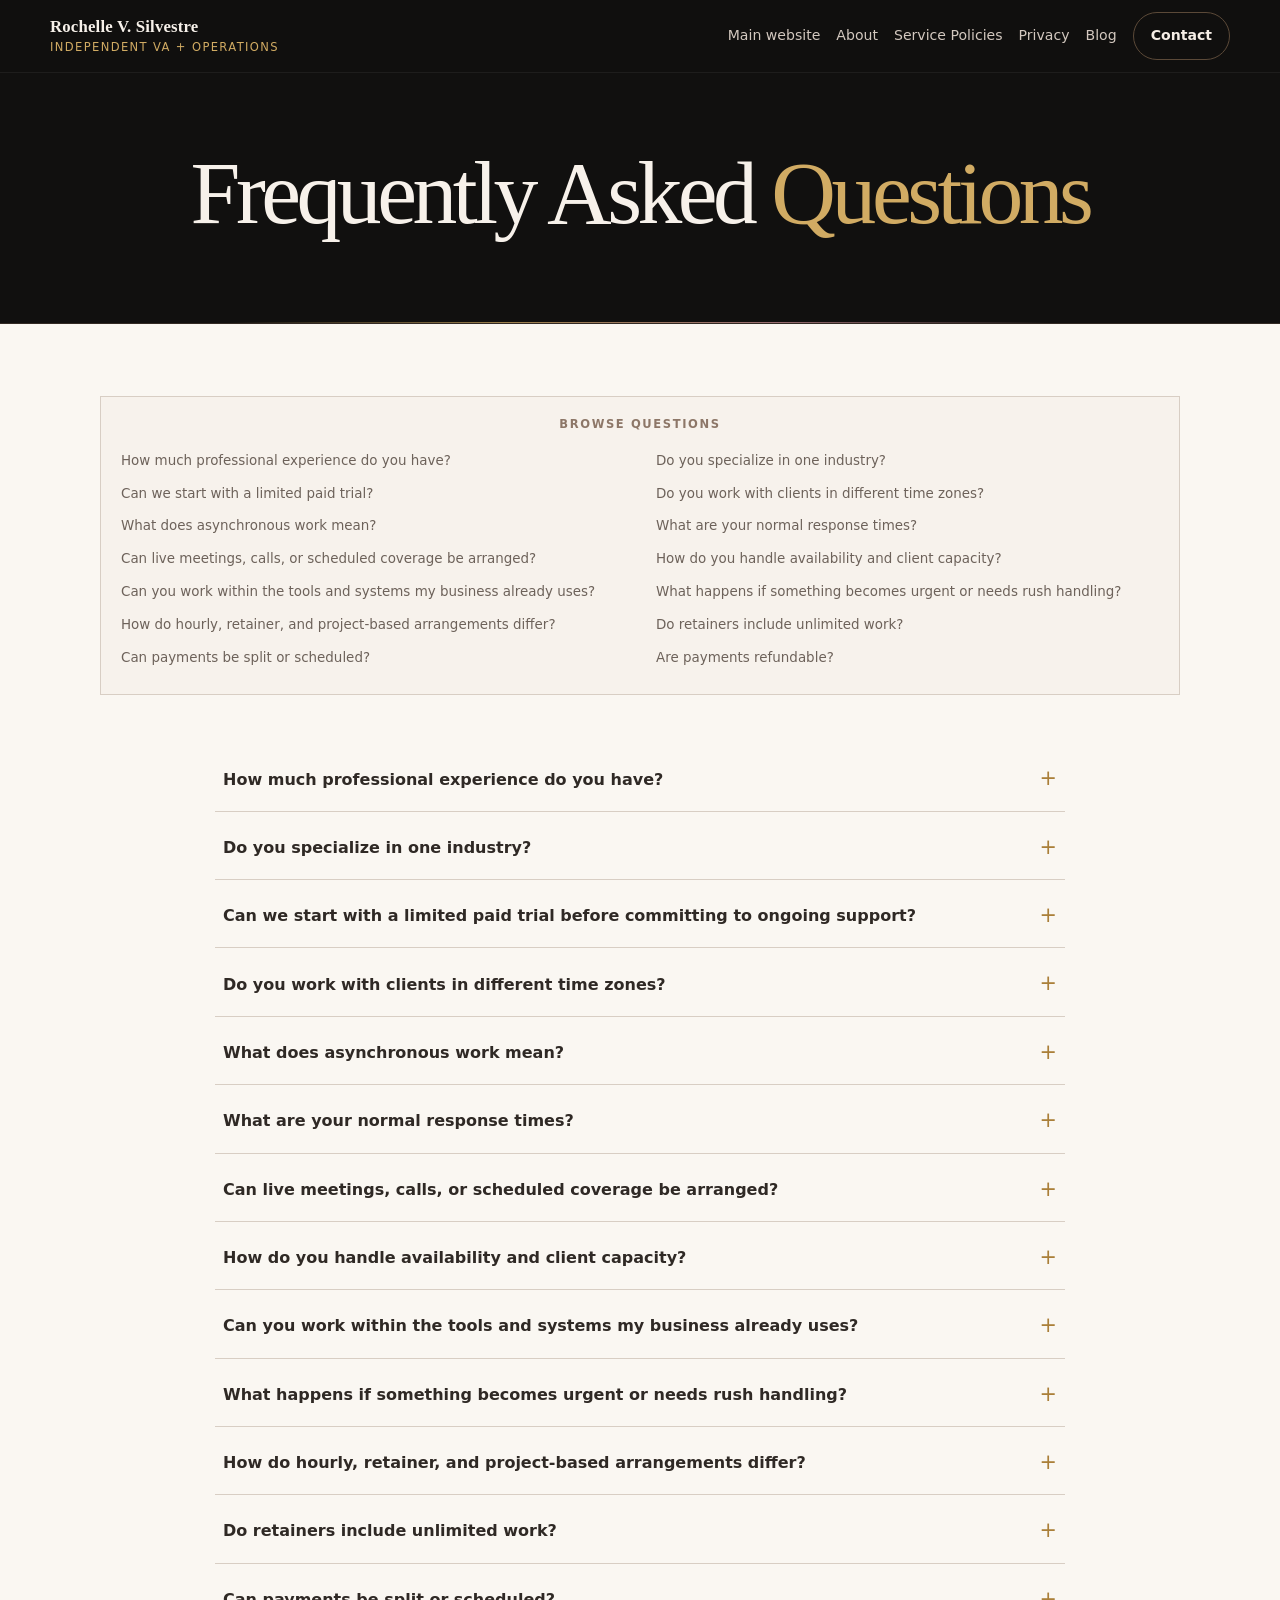
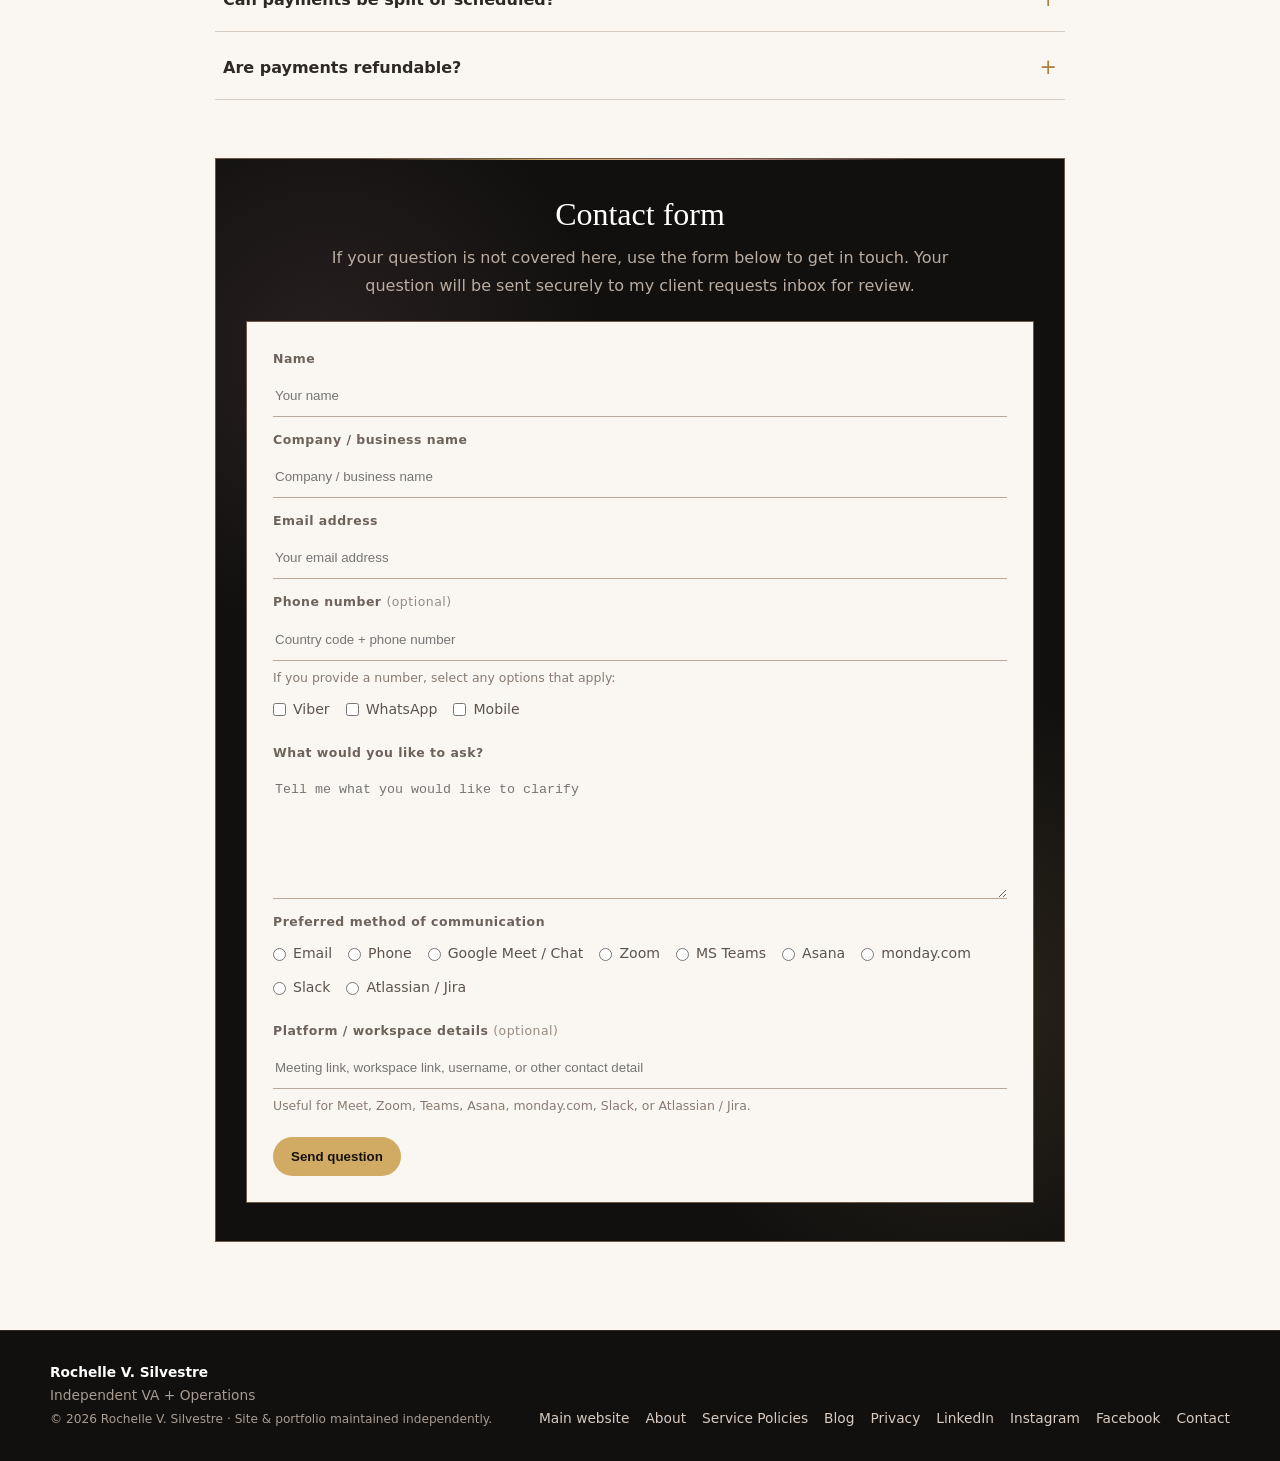
<file: faq.html>
<!doctype html>
<html lang="en">
<head>
<meta charset="utf-8" />
<meta name="viewport" content="width=device-width,initial-scale=1" />
<title>Frequently Asked Questions | Rochelle V. Silvestre</title>
<meta name="description" content="Frequently asked questions about working with Rochelle V. Silvestre for virtual assistant and operations support." />
<link rel="canonical" href="https://rrlvsva.wasmer.app/faq.html">
<style>
:root{
  --ink:#11100f;
  --paper:#faf7f2;
  --text:#f7f1ea;
  --dark:#2b2622;
  --muted:#b9aca1;
  --muted-dark:#6e625b;
  --gold:#d1ab63;
  --gold-deep:#aa7f39;
  --blush:#cb8f96;
  --line-dark:#332a24;
  --line-light:#d8cec4;
  --max:1180px;
}
*{box-sizing:border-box}
html{scroll-behavior:smooth}
body{margin:0;background:var(--ink);color:var(--text);font-family:Inter,ui-sans-serif,system-ui,-apple-system,BlinkMacSystemFont,"Segoe UI",sans-serif;line-height:1.7}
a{color:inherit;text-decoration:none}
.wrap{width:min(var(--max),calc(100% - 40px));margin:auto}
.btn{display:inline-flex;align-items:center;justify-content:center;gap:8px;padding:11px 17px;border-radius:999px;font-weight:750;border:1px solid transparent;transition:transform .18s ease,background .18s ease,border-color .18s ease}
.btn:hover{transform:translateY(-1px)}
.btn.gold{background:var(--gold);color:#17110d}
.btn.outline{border-color:#5b4938;color:#f6eee6;background:transparent}

nav{position:sticky;top:0;z-index:50;background:rgba(17,16,15,.9);backdrop-filter:blur(16px);border-bottom:1px solid rgba(255,255,255,.06)}
.nav-inner{min-height:72px;display:flex;align-items:center;justify-content:space-between;gap:24px}
.brand{display:flex;flex-direction:column;line-height:1.1}
.brand strong{font-family:Georgia,"Times New Roman",serif;font-size:1.05rem;letter-spacing:.01em}
.brand span{font-size:.72rem;color:var(--gold);letter-spacing:.12em;text-transform:uppercase;margin-top:5px}
.nav-links{display:flex;align-items:center;gap:16px;color:#d3c8bf;font-size:.88rem;flex-wrap:wrap}
.nav-links a:not(.btn),.footer-links a{position:relative}
.nav-links a:not(.btn):after,.footer-links a:after{content:"";position:absolute;left:0;right:0;bottom:-3px;height:1px;background:currentColor;transform:scaleX(0);transform-origin:left;transition:transform .18s ease}
.nav-links a:not(.btn):hover:after,.footer-links a:hover:after{transform:scaleX(1)}
.menu-btn{display:none;width:44px;height:44px;align-items:center;justify-content:center;background:transparent;border:0;color:#fff;font-size:1.45rem;line-height:1;padding:0;cursor:pointer;border-radius:10px}
.menu-btn:focus-visible{outline:2px solid var(--gold);outline-offset:2px}

.hero{padding:78px 0 68px;border-bottom:1px solid var(--line-dark);text-align:center;position:relative;overflow:hidden}
.hero:before{content:"";position:absolute;inset:auto 18% 0 18%;height:1px;background:linear-gradient(90deg,transparent,var(--gold),var(--blush),transparent);opacity:.72}
.hero h1{font-family:Georgia,"Times New Roman",serif;font-size:clamp(3.4rem,7vw,6.4rem);font-weight:500;line-height:.94;letter-spacing:-.05em;margin:0 0 20px}
.hero h1 span{color:var(--gold)}
.hero-copy{max-width:760px;margin:0 auto;color:var(--muted);font-size:1.02rem}

.faq-shell{background:var(--paper);color:var(--dark);padding:72px 0 88px}
.faq-grid{max-width:1080px;margin:0 auto}
.toc{display:grid;grid-template-columns:repeat(2,minmax(0,1fr));gap:0 32px;max-height:310px;overflow-y:auto;overscroll-behavior:contain;border:1px solid var(--line-light);padding:18px 20px 20px;margin:0 auto 48px;background:#f7f2ec;scrollbar-width:thin;scrollbar-color:#b9a48d transparent}
.toc::-webkit-scrollbar{width:6px}
.toc::-webkit-scrollbar-thumb{background:#b9a48d;border-radius:999px}
.toc-title{grid-column:1/-1;font-size:.72rem;text-transform:uppercase;letter-spacing:.14em;color:#8d7768;font-weight:800;padding:0 0 10px;text-align:center}
.toc a{display:block;padding:7px 0;color:#6d625a;font-size:.84rem;line-height:1.4}
.toc a:hover{color:#2f2925}
.faq-content{max-width:850px;margin:0 auto;width:100%}
.intro{margin:0 auto 42px;color:var(--muted-dark);text-align:center;max-width:760px}
.faq-wrap{border-top:0}
details{border-bottom:1px solid var(--line-light);scroll-margin-top:102px}
summary{list-style:none;cursor:pointer;padding:18px 8px 14px;font-weight:750;color:#2f2925;display:flex;align-items:center;justify-content:space-between;gap:18px}
summary::-webkit-details-marker{display:none}
summary:after{content:"+";font-size:1.3rem;font-weight:400;color:var(--gold-deep);flex:0 0 auto}
details[open] summary:after{content:"–"}
details p{margin:0;padding:0 8px 12px;color:#5f554e;font-size:.95rem}
details a{color:#5c4632;text-decoration:underline;text-underline-offset:3px}

.contact-card{position:relative;overflow:hidden;background:radial-gradient(circle at 13% 18%,rgba(203,143,150,.12),transparent 24%),radial-gradient(circle at 88% 78%,rgba(209,171,99,.13),transparent 28%),var(--ink);color:var(--text);padding:38px 30px;margin:58px auto 0;border:1px solid #6d5846;text-align:center;max-width:850px;scroll-margin-top:102px}
.contact-card:after{content:"";position:absolute;left:18%;right:18%;top:0;height:1px;background:linear-gradient(90deg,transparent,var(--gold),var(--blush),transparent)}
.contact-card h3{margin:0 0 12px;font:500 2rem/1.1 Georgia,"Times New Roman",serif;color:#fff;text-align:center}
.contact-card>p{color:var(--muted);max-width:640px;margin:0 auto 22px}
.form-shell{background:var(--paper);color:var(--dark);padding:26px;border:1px solid #6d5846;text-align:left}
.form{display:grid;gap:12px}
.form input[type="text"],.form input[type="email"],.form input[type="tel"],.form textarea{width:100%;border:0;border-bottom:1px solid #baa999;background:transparent;color:#302923;padding:13px 2px;outline:none;border-radius:0}
.form textarea{min-height:130px;resize:vertical}
.form input[type="text"]:focus,.form input[type="email"]:focus,.form input[type="tel"]:focus,.form textarea:focus{border-bottom-color:#8d5e49}
.form button{justify-self:start;margin-top:8px}
.form-field{display:grid;gap:6px}
.form-label{font-size:.78rem;font-weight:750;letter-spacing:.04em;color:#6e625b}
.form-label .optional{font-weight:500;color:#988a80}
.form-options{display:flex;flex-wrap:wrap;gap:10px 16px;padding:4px 0 8px}
.form-option{display:inline-flex;align-items:center;gap:7px;color:#5e534c;font-size:.88rem;cursor:pointer}
.form-option input{width:auto;margin:0;accent-color:#9d5962}
.form-help{margin:0;color:#8a7b72;font-size:.78rem}

footer{border-top:1px solid var(--line-dark);padding:30px 0;color:#a99c92;font-size:.86rem}
.footer-inner{display:flex;justify-content:space-between;gap:30px;align-items:flex-end}
.footer-inner strong{color:#fff}
.footer-links{display:flex;gap:16px;flex-wrap:wrap}
.footer-links a{color:#d8cbc1}

@media(max-width:900px){
  .faq-grid{max-width:850px}
  .toc{grid-template-columns:repeat(2,minmax(0,1fr));max-height:280px;margin-bottom:38px}
}
@media(max-width:720px){
  .wrap{width:min(var(--max),calc(100% - 28px))}
  .nav-inner{min-height:66px;gap:10px}
  .brand strong{font-size:1rem}
  .brand span{font-size:.64rem;letter-spacing:.1em}
  .menu-btn{display:flex;margin-left:auto}
  .nav-links{position:absolute;left:0;right:0;top:66px;background:#13110f;border-bottom:1px solid #2e2722;padding:14px 18px 20px;display:none;flex-direction:column;align-items:center;text-align:center;gap:4px;z-index:60}
  .nav-links.open{display:flex}
  .nav-links a{width:min(320px,100%);min-height:44px;display:flex;align-items:center;justify-content:center;padding:10px 14px}
  .nav-links .btn{width:auto;min-width:150px;margin-top:4px}
  .hero{padding:44px 0 42px}
  .hero:before{display:none}
  .hero h1{font-size:clamp(3rem,13vw,3.8rem)}
  .hero-copy{font-size:.95rem;line-height:1.62}
  .faq-shell{padding:44px 0 60px}
  .toc{grid-template-columns:1fr;max-height:250px;padding:16px 14px 18px;margin-bottom:30px}
  .intro{margin-bottom:30px}
  details{scroll-margin-top:80px}
  summary{padding:16px 4px 13px;line-height:1.4}
  details p{font-size:.91rem}
  .contact-card{padding:26px 18px;margin-top:42px;scroll-margin-top:80px}
  .contact-card h3{font-size:1.8rem}
  .form-shell{padding:20px 14px}
  .form button{width:100%;justify-self:stretch}
  .footer-inner{flex-direction:column;align-items:flex-start}
}
</style>
  <script defer src="https://cloud.umami.is/script.js" data-website-id="4d20ec6e-67e3-44fc-acd3-5c53bfd78c80"></script>
</head>
<body>
<nav>
  <div class="wrap nav-inner">
    <a class="brand" href="index.html" aria-label="Back to Rochelle V. Silvestre website"><strong>Rochelle V. Silvestre</strong>
      <span>Independent VA + Operations</span></a>
    <button class="menu-btn" type="button" aria-label="Toggle navigation" aria-expanded="false" onclick="toggleMobileMenu(this)">☰</button>
    <div class="nav-links">
      <a href="index.html">Main website</a>
      <a href="about.html">About</a>
      <a href="service-policies.html">Service Policies</a>
      <a href="privacy.html">Privacy</a>
      <a href="blog/">Blog</a>
      <a class="btn outline" href="#contact">Contact</a>
    </div>
  </div>
</nav>

<header class="hero">
  <div class="wrap">
    <h1>Frequently Asked <span>Questions</span></h1>
  </div>
</header>

<main class="faq-shell">
  <div class="wrap faq-grid">
    <aside class="toc" aria-label="Browse FAQ questions">
      <div class="toc-title">Browse questions</div>
      <a href="#experience">How much professional experience do you have?</a>
      <a href="#industry">Do you specialize in one industry?</a>
      <a href="#trial">Can we start with a limited paid trial?</a>
      <a href="#time-zones">Do you work with clients in different time zones?</a>
      <a href="#async">What does asynchronous work mean?</a>
      <a href="#response-times">What are your normal response times?</a>
      <a href="#meetings">Can live meetings, calls, or scheduled coverage be arranged?</a>
      <a href="#capacity">How do you handle availability and client capacity?</a>
      <a href="#tools">Can you work within the tools and systems my business already uses?</a>
      <a href="#rush">What happens if something becomes urgent or needs rush handling?</a>
      <a href="#arrangements">How do hourly, retainer, and project-based arrangements differ?</a>
      <a href="#retainer-limits">Do retainers include unlimited work?</a>
      <a href="#split-payments">Can payments be split or scheduled?</a>
      <a href="#refunds">Are payments refundable?</a>
    </aside>

    <div class="faq-content">
      <div class="faq-wrap">
        <details id="experience">
          <summary>How much professional experience do you have?</summary>
          <p>I have 18 years’ worth of professional experience in total, across executive and administrative support, business development, virtual assistance, customer and technical support, CRM, operations, outbound sales and lead qualification, research and documentation, and creative support.</p>
        </details>

        <details id="industry">
          <summary>Do you specialize in one industry?</summary>
          <p>No. I do not limit my work to one industry. My previous experience has required me to adapt to different tasks, working environments, clients, and customer needs, and I bring that same flexibility and adaptability to each engagement.</p>
        </details>

        <details id="trial">
          <summary>Can we start with a limited paid trial before committing to ongoing support?</summary>
          <p>Yes. A trial can be handled as a paid project, with the scope, fee, timeline, and expected deliverable agreed before work begins. Once the project is completed, the client can decide whether they would like to continue with additional or ongoing support.</p>
        </details>

        <details id="time-zones">
          <summary>Do you work with clients in different time zones?</summary>
          <p>Yes. I am based in the Philippines and can support international clients. Most work can be handled independently and asynchronously.</p>
        </details>

        <details id="async">
          <summary>What does asynchronous work mean?</summary>
          <p>Asynchronous work means that tasks do not always require everyone to be online at the same time. Instructions, files, updates, questions, deadlines, and next steps can be documented so work can continue even when the client and I are working in different time zones or schedules.</p>
        </details>

        <details id="response-times">
          <summary>What are your normal response times?</summary>
          <p>My general message response time is within one working day, typically within 24 hours on working days.</p>
        </details>

        <details id="meetings">
          <summary>Can live meetings, calls, or scheduled coverage be arranged?</summary>
          <p>Yes, when needed and arranged in advance. Onboarding calls, check-ins, reviews, meetings, or scheduled coverage can be included depending on the engagement.</p>
          <p>Some calls or meetings may also be recorded for note-taking, documentation, or to maintain an accurate record of what was discussed or agreed. Any recording would be disclosed appropriately and handled in accordance with my <a href="privacy.html">Privacy Policy</a>.</p>
          <p>Private client conversations, internal information, and recordings are not published or shared publicly or on social media. I consider that inappropriate and unprofessional, and I keep client communications private unless there is a legitimate reason and appropriate permission to share something.</p>
        </details>

        <details id="capacity">
          <summary>How do you handle availability and client capacity?</summary>
          <p>I confirm availability before accepting work and do not treat reserved time as unlimited capacity. Depending on the workload, deadlines, project requirements, and individual agreements, I may support several clients at the same time. There may be periods when I am managing as many as five active clients, depending on the type and amount of work involved.</p>
        </details>

        <details id="tools">
          <summary>Can you work within the tools and systems my business already uses?</summary>
          <p>Yes. I prefer working within an existing setup where practical. Appropriate access, permissions, instructions, and any client-specific training should be provided whenever needed.</p>
        </details>

        <details id="rush">
          <summary>What happens if something becomes urgent or needs rush handling?</summary>
          <p>Send the actual deadline and explain what makes it urgent. I will confirm whether I can accommodate it based on my current workload and existing commitments before proceeding.</p>
        </details>

        <details id="arrangements">
          <summary>How do hourly, retainer, and project-based arrangements differ?</summary>
          <p>Hourly support works for changing workloads. A retainer reserves agreed ongoing capacity within a monthly scope. Project-based work is tied to a defined deliverable or outcome.</p>
        </details>

        <details id="retainer-limits">
          <summary>Do retainers include unlimited work?</summary>
          <p>No. A retainer reserves agreed capacity; it does not mean unlimited tasks or unlimited availability.</p>
        </details>

        <details id="split-payments">
          <summary>Can payments be split or scheduled?</summary>
          <p>They may be, depending on the project or engagement. Any split-payment or installment arrangement must be discussed and agreed before work begins.</p>
        </details>

        <details id="refunds">
          <summary>Are payments refundable?</summary>
          <p>Payments are non-refundable once work has begun, time or capacity has been reserved, or a project has been completed.</p>
        </details>
      </div>

      <div class="contact-card" id="contact">
        <h3>Contact form</h3>
        <p>If your question is not covered here, use the form below to get in touch. Your question will be sent securely to my client requests inbox for review.</p>
        <div class="form-shell">
          <form class="form" action="https://rochelle-va-inquiries.wasmer.app/api/inquiry" method="POST">
      <input type="hidden" name="source" value="faq">
      <div aria-hidden="true" style="position:absolute;left:-10000px;top:auto;width:1px;height:1px;overflow:hidden">
        <label>Leave this field empty <input type="text" name="website" tabindex="-1" autocomplete="off"></label>
      </div>
            <div class="form-field"><label class="form-label" for="name">Name</label><input id="name" name="name" type="text" placeholder="Your name" required></div>
            <div class="form-field"><label class="form-label" for="company">Company / business name</label><input id="company" name="company" type="text" placeholder="Company / business name" required></div>
            <div class="form-field"><label class="form-label" for="email">Email address</label><input id="email" name="email" type="email" placeholder="Your email address" required></div>
            <div class="form-field"><label class="form-label" for="phone">Phone number <span class="optional">(optional)</span></label><input id="phone" name="phone" type="tel" placeholder="Country code + phone number"><p class="form-help">If you provide a number, select any options that apply:</p><div class="form-options"><label class="form-option"><input type="checkbox" name="phoneChannel" value="Viber">Viber</label><label class="form-option"><input type="checkbox" name="phoneChannel" value="WhatsApp">WhatsApp</label><label class="form-option"><input type="checkbox" name="phoneChannel" value="Mobile call">Mobile</label></div></div>
            <div class="form-field"><label class="form-label" for="message">What would you like to ask?</label><textarea id="message" name="message" placeholder="Tell me what you would like to clarify" required></textarea></div>
            <div class="form-field"><div class="form-label">Preferred method of communication</div><div class="form-options"><label class="form-option"><input type="radio" name="preferredContact" value="Email" required>Email</label><label class="form-option"><input type="radio" name="preferredContact" value="Phone">Phone</label><label class="form-option"><input type="radio" name="preferredContact" value="Google Meet / Chat">Google Meet / Chat</label><label class="form-option"><input type="radio" name="preferredContact" value="Zoom">Zoom</label><label class="form-option"><input type="radio" name="preferredContact" value="MS Teams">MS Teams</label><label class="form-option"><input type="radio" name="preferredContact" value="Asana">Asana</label><label class="form-option"><input type="radio" name="preferredContact" value="monday.com">monday.com</label><label class="form-option"><input type="radio" name="preferredContact" value="Slack">Slack</label><label class="form-option"><input type="radio" name="preferredContact" value="Atlassian / Jira">Atlassian / Jira</label></div></div><div class="form-field"><label class="form-label" for="contactDetails">Platform / workspace details <span class="optional">(optional)</span></label><input id="contactDetails" name="contactDetails" type="text" maxlength="500" placeholder="Meeting link, workspace link, username, or other contact detail"><p class="form-help">Useful for Meet, Zoom, Teams, Asana, monday.com, Slack, or Atlassian / Jira.</p></div>
            <button class="btn gold" type="submit">Send question</button>
          </form>
        </div>
      </div>
    </div>
  </div>
</main>

<footer>
  <div class="wrap footer-inner">
    <div><strong>Rochelle V. Silvestre</strong><br>Independent VA + Operations<br><span style="font-size:.76rem">© 2026 Rochelle V. Silvestre · Site & portfolio maintained independently.</span></div>
    <div class="footer-links"><a href="index.html">Main website</a><a href="about.html">About</a><a href="service-policies.html">Service Policies</a><a href="blog/">Blog</a><a href="privacy.html">Privacy</a><a href="https://www.linkedin.com/in/rochelle-v-silvestre" target="_blank" rel="noopener noreferrer">LinkedIn</a><a href="https://www.instagram.com/rvs_va.ops/" target="_blank" rel="noopener noreferrer">Instagram</a><a href="https://www.facebook.com/rrlvsva" target="_blank" rel="noopener noreferrer">Facebook</a><a href="#contact">Contact</a></div>
  </div>
</footer>

<script>
function sendMail(e){
  e.preventDefault();
  const businessEmail = 'rvs-va@protonmail.com';
  const name = document.getElementById('name').value.trim();
  const company = document.getElementById('company').value.trim();
  const sender = document.getElementById('email').value.trim();
  const phone = document.getElementById('phone').value.trim();
  const message = document.getElementById('message').value.trim();
  const phoneChannels = Array.from(document.querySelectorAll('input[name="phoneChannel"]:checked')).map(el => el.value);
  const preferred = document.querySelector('input[name="preferredContact"]:checked');
  if (!name || !company || !sender || !message || !preferred) {
    alert('Please complete the required fields before sending your question.');
    return;
  }
  if ((preferred.value === 'Phone' || phoneChannels.length) && !phone) {
    alert('Please add a phone number if you select phone, Viber, WhatsApp, or mobile contact.');
    document.getElementById('phone').focus();
    return;
  }
  const subject = encodeURIComponent('FAQ question from ' + name + ' — ' + company);
  const body = encodeURIComponent(
    'Name: ' + name + '\n' +
    'Company / business: ' + company + '\n' +
    'Email: ' + sender + '\n' +
    'Phone: ' + (phone || 'Not provided') + '\n' +
    'Phone options: ' + (phoneChannels.length ? phoneChannels.join(', ') : 'None selected') + '\n' +
    'Preferred communication: ' + preferred.value + '\n\n' +
    'Question:\n' + message
  );
  window.location.href = 'mailto:' + businessEmail + '?subject=' + subject + '&body=' + body;
}

function toggleMobileMenu(button){
  const nav = button.closest('.nav-inner').querySelector('.nav-links');
  const isOpen = nav.classList.toggle('open');
  button.setAttribute('aria-expanded', isOpen ? 'true' : 'false');
}
document.querySelectorAll('.nav-links a').forEach(function(link){
  link.addEventListener('click', function(){
    const nav = link.closest('.nav-links');
    nav.classList.remove('open');
    const button = nav.closest('.nav-inner')?.querySelector('.menu-btn');
    if(button) button.setAttribute('aria-expanded','false');
  });
});
document.addEventListener('keydown', function(event){
  if(event.key !== 'Escape') return;
  document.querySelectorAll('.nav-links.open').forEach(function(nav){
    nav.classList.remove('open');
    const button = nav.closest('.nav-inner')?.querySelector('.menu-btn');
    if(button) button.setAttribute('aria-expanded','false');
  });
});
</script>
</body>
</html>
</file>
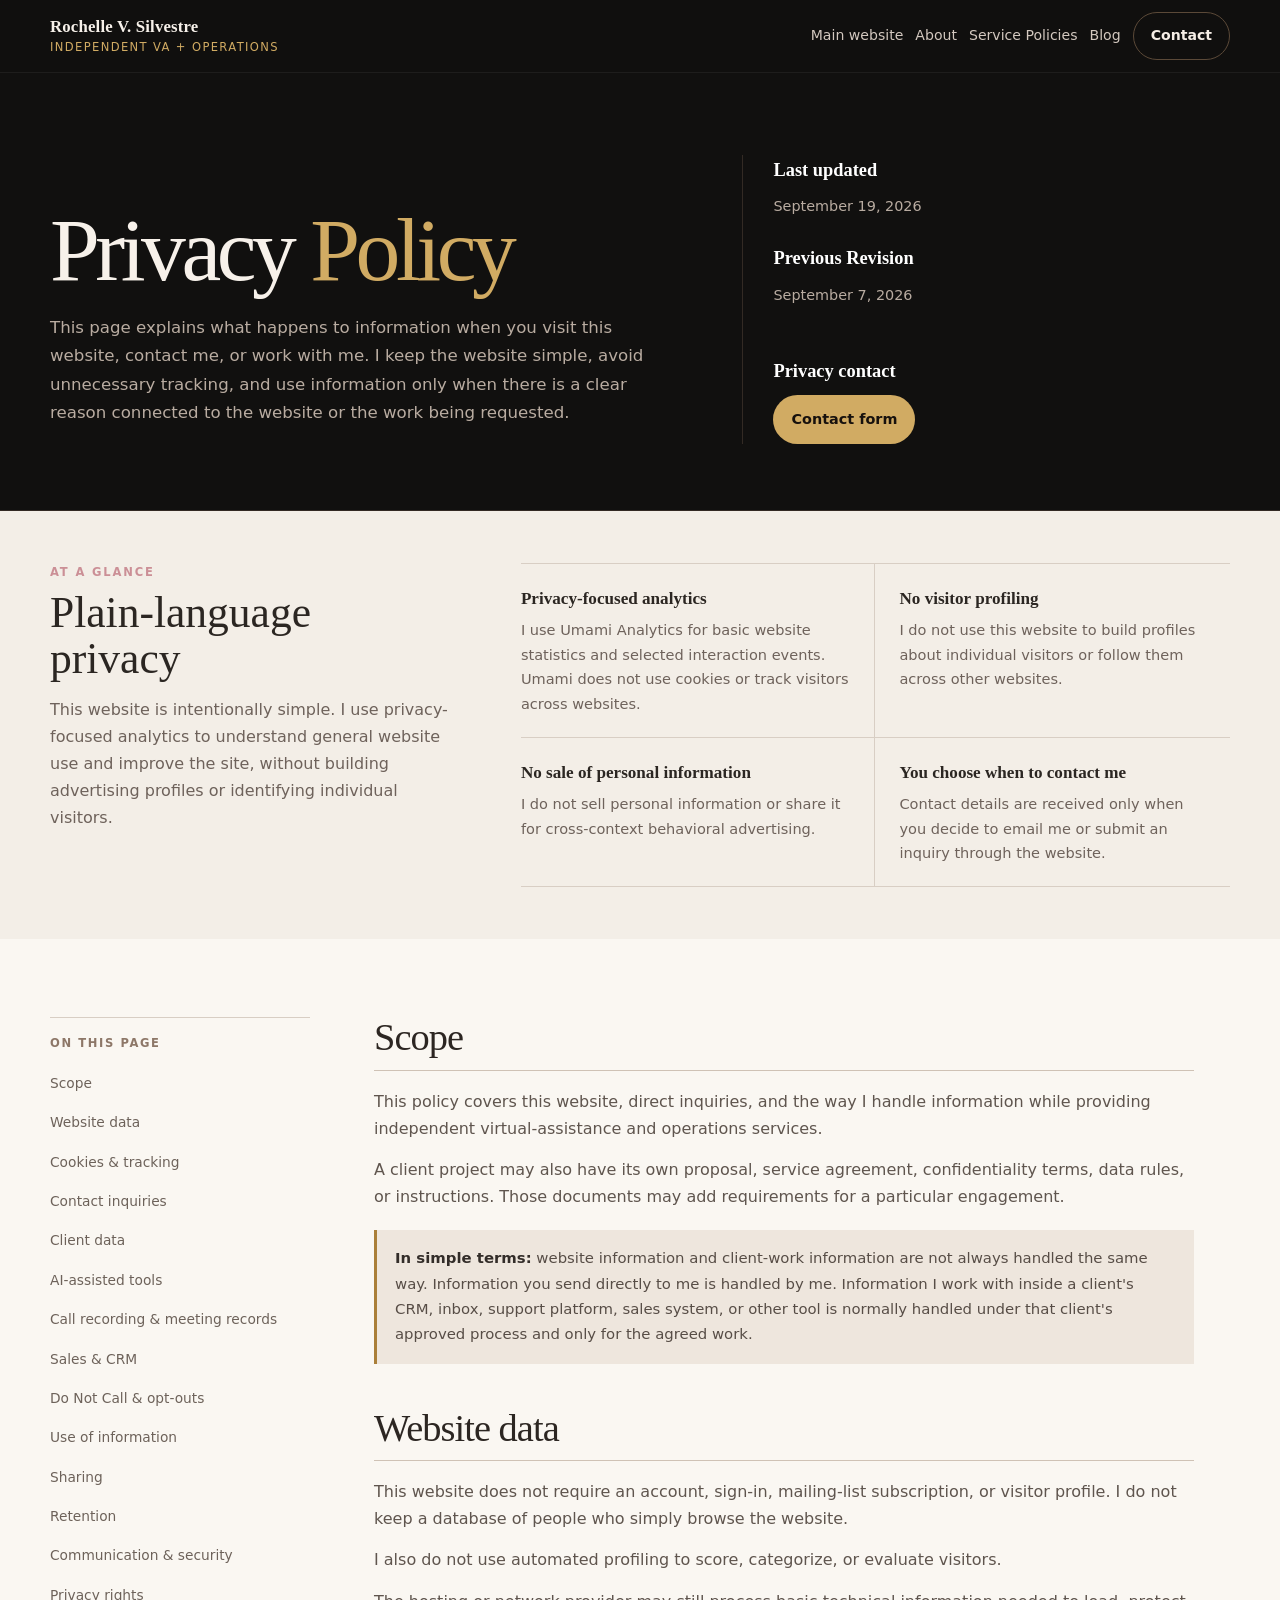
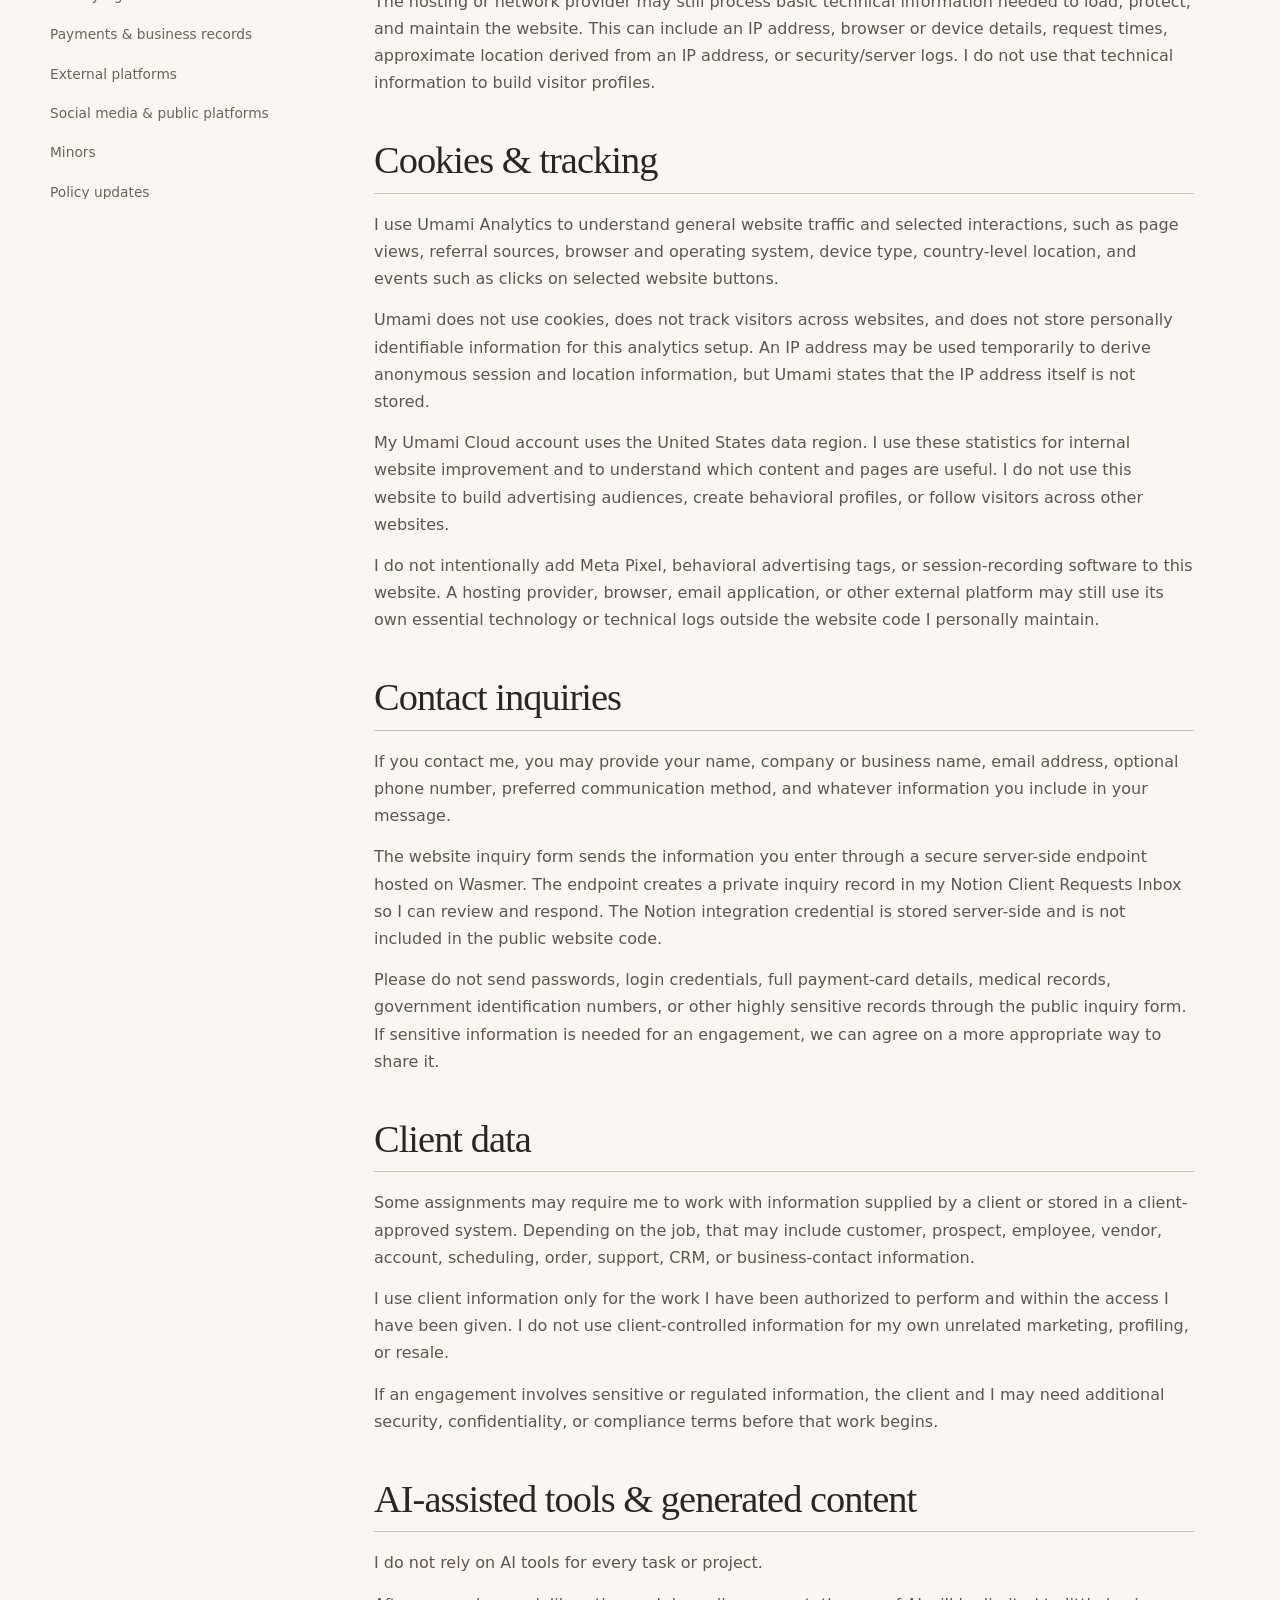
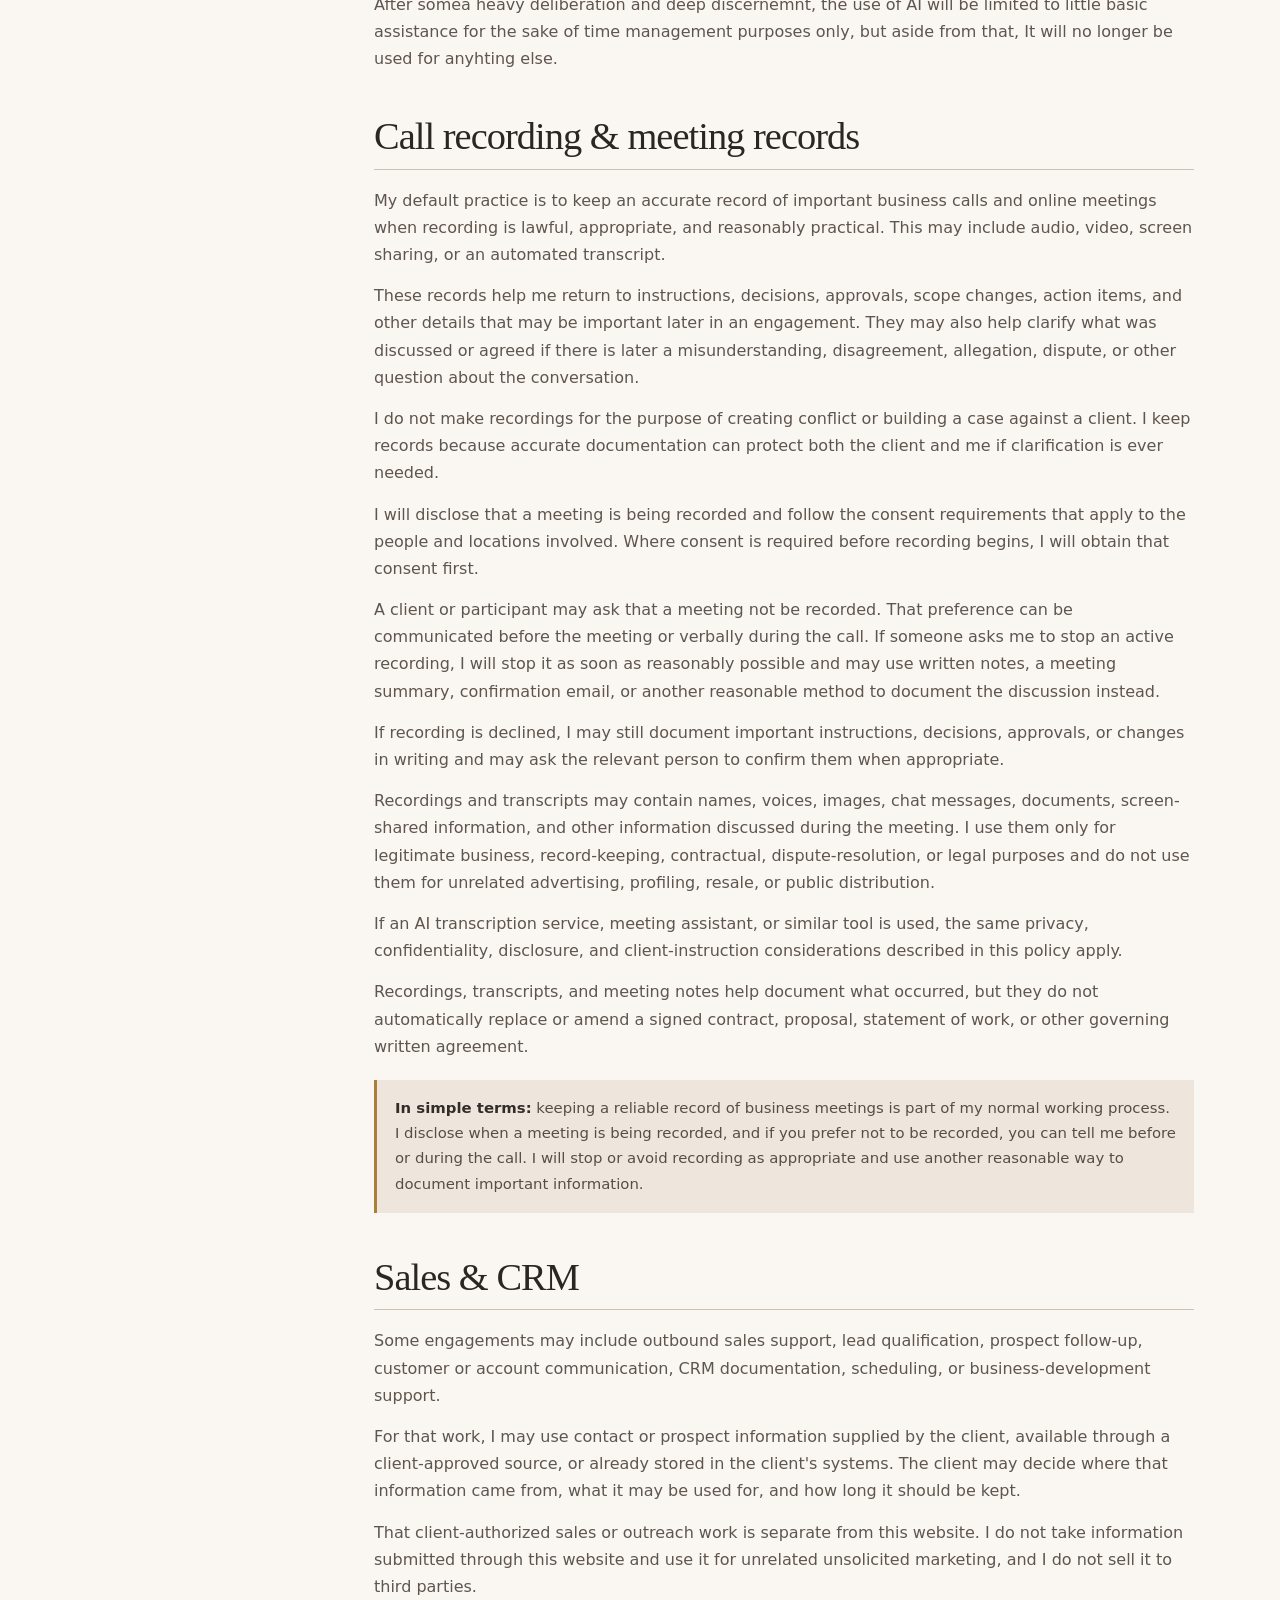
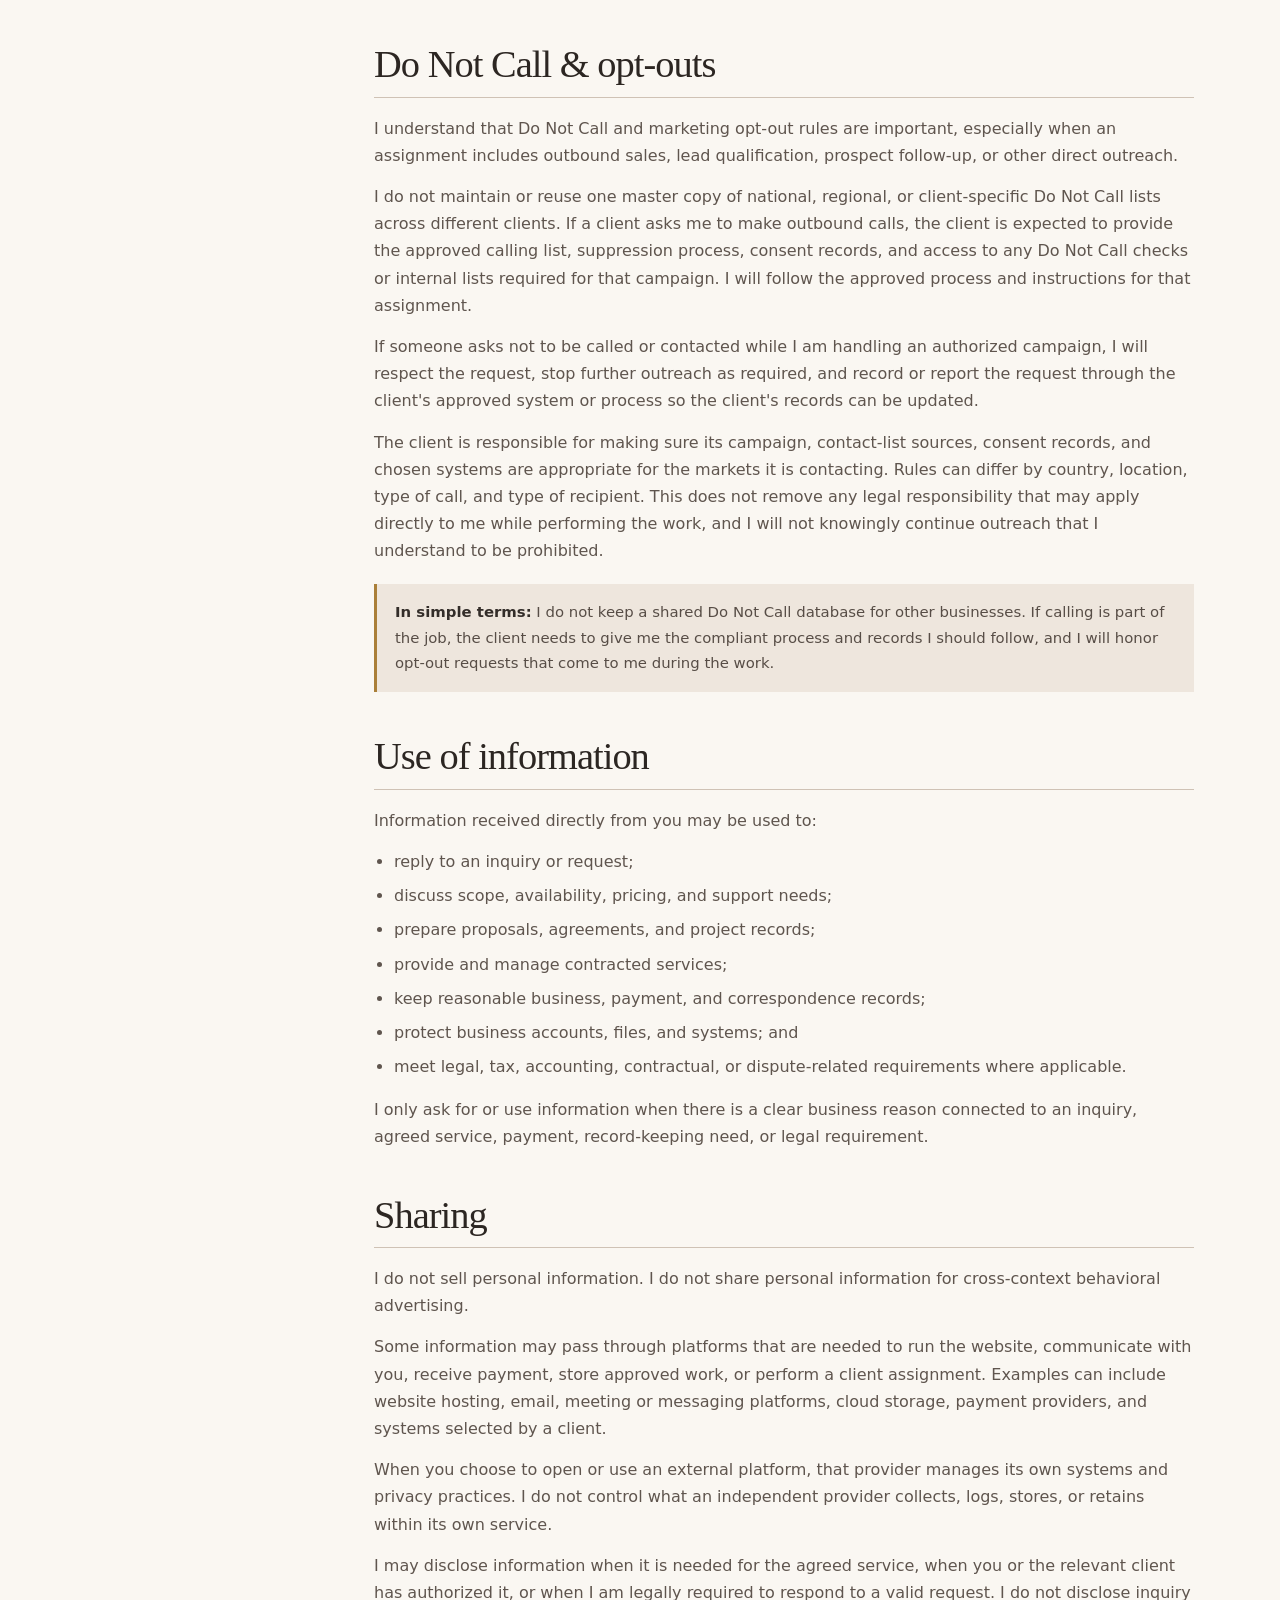
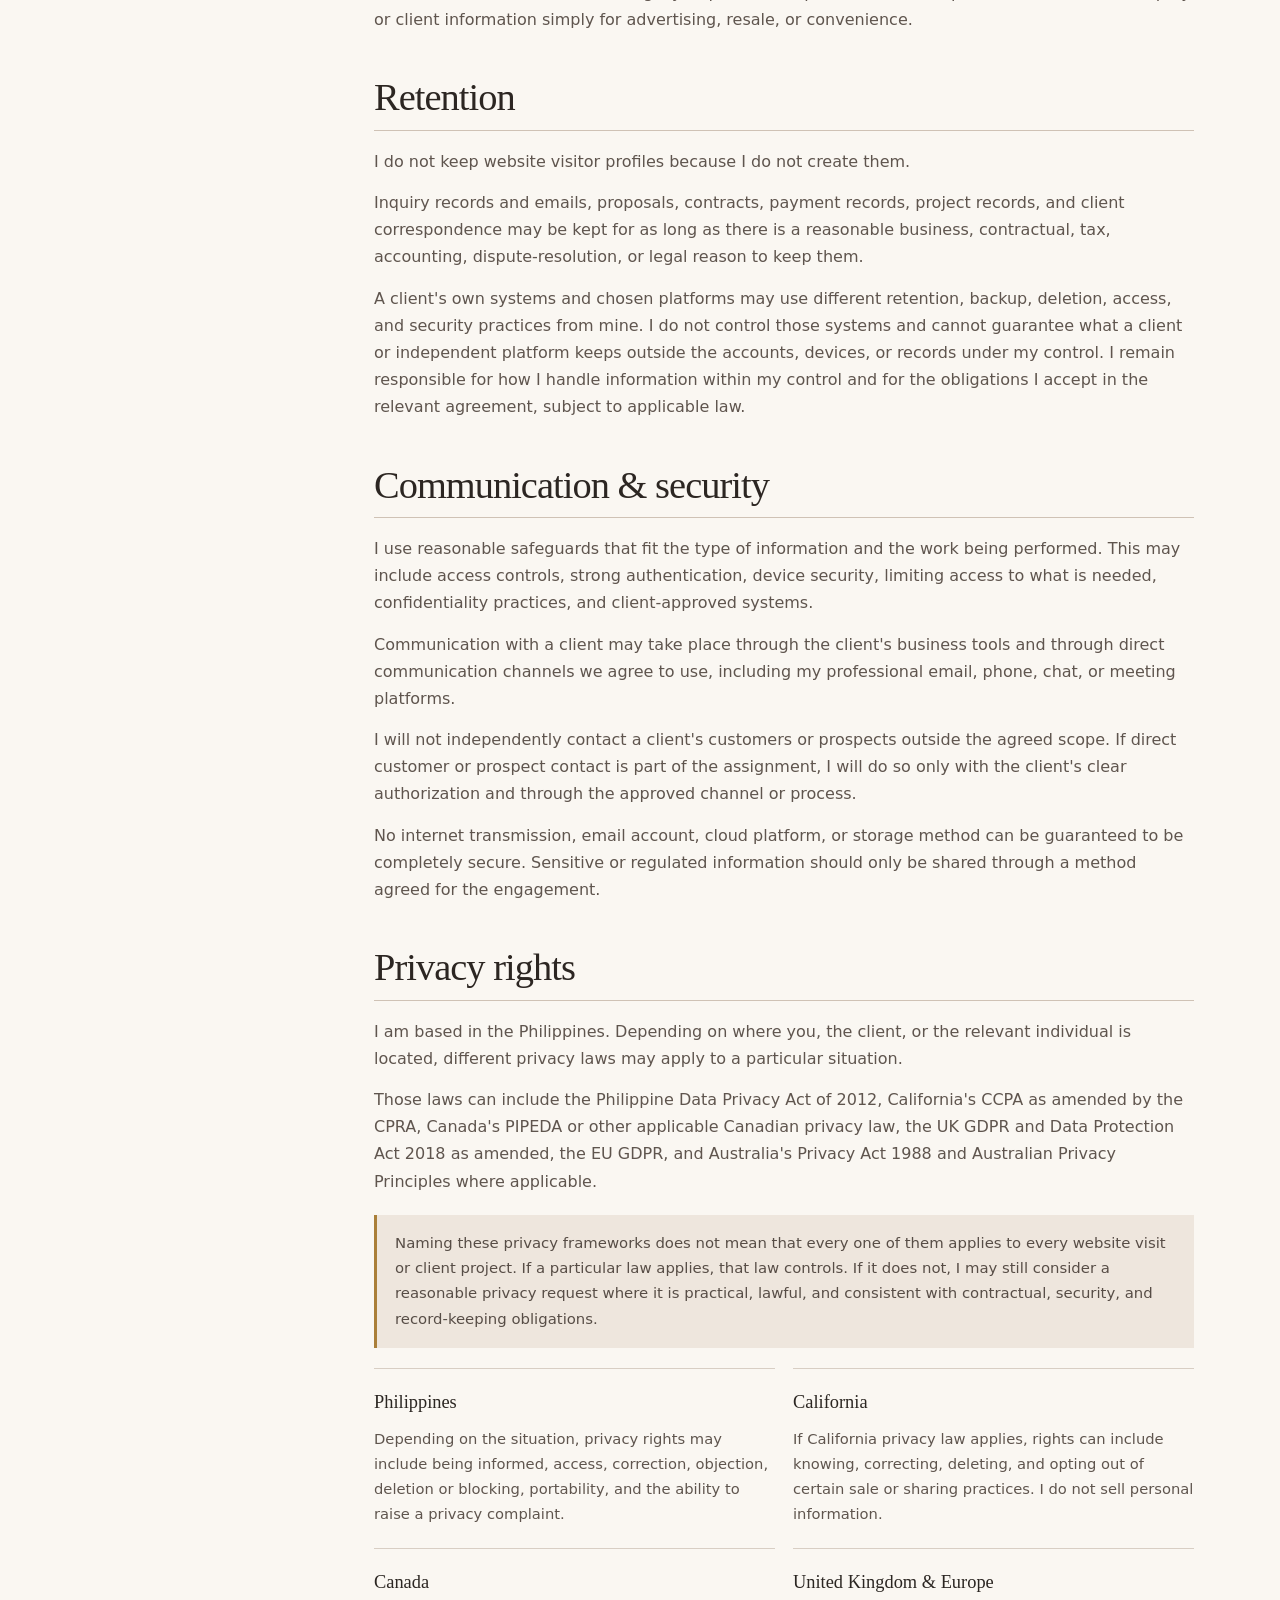
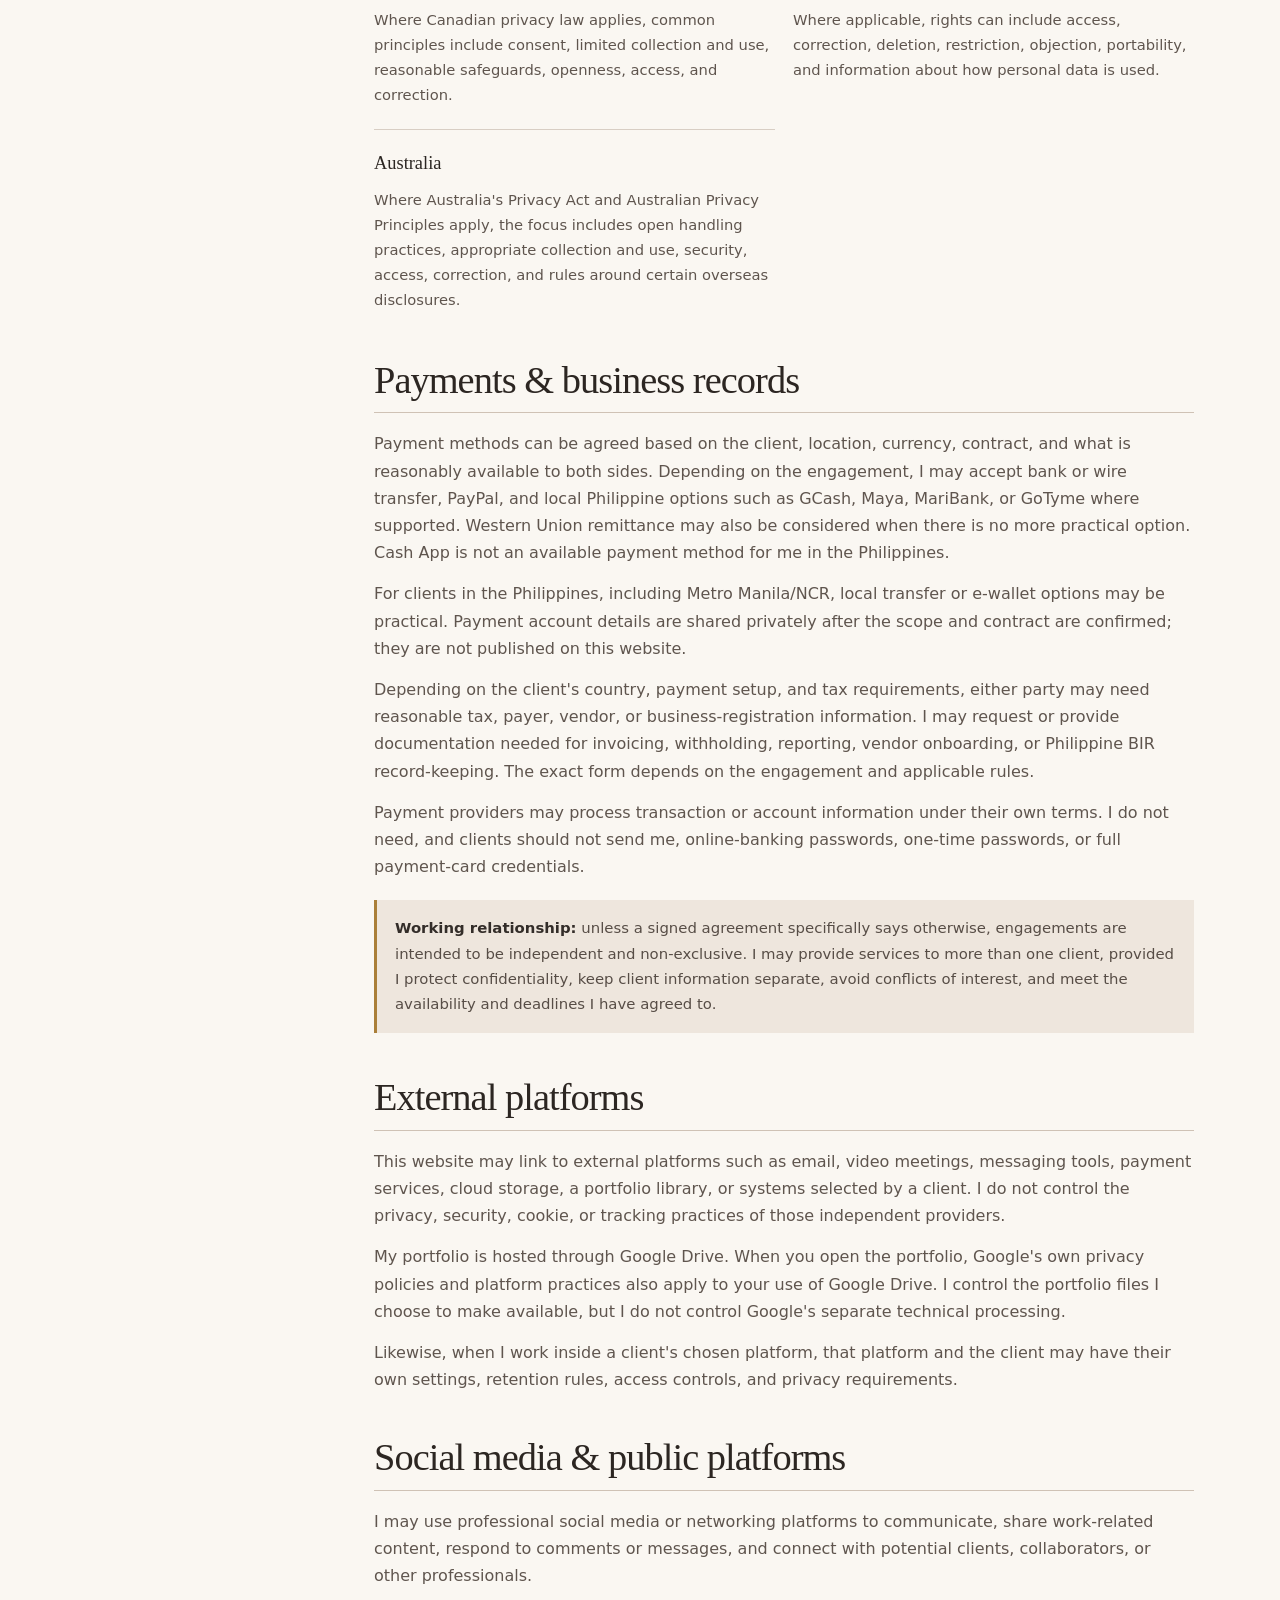
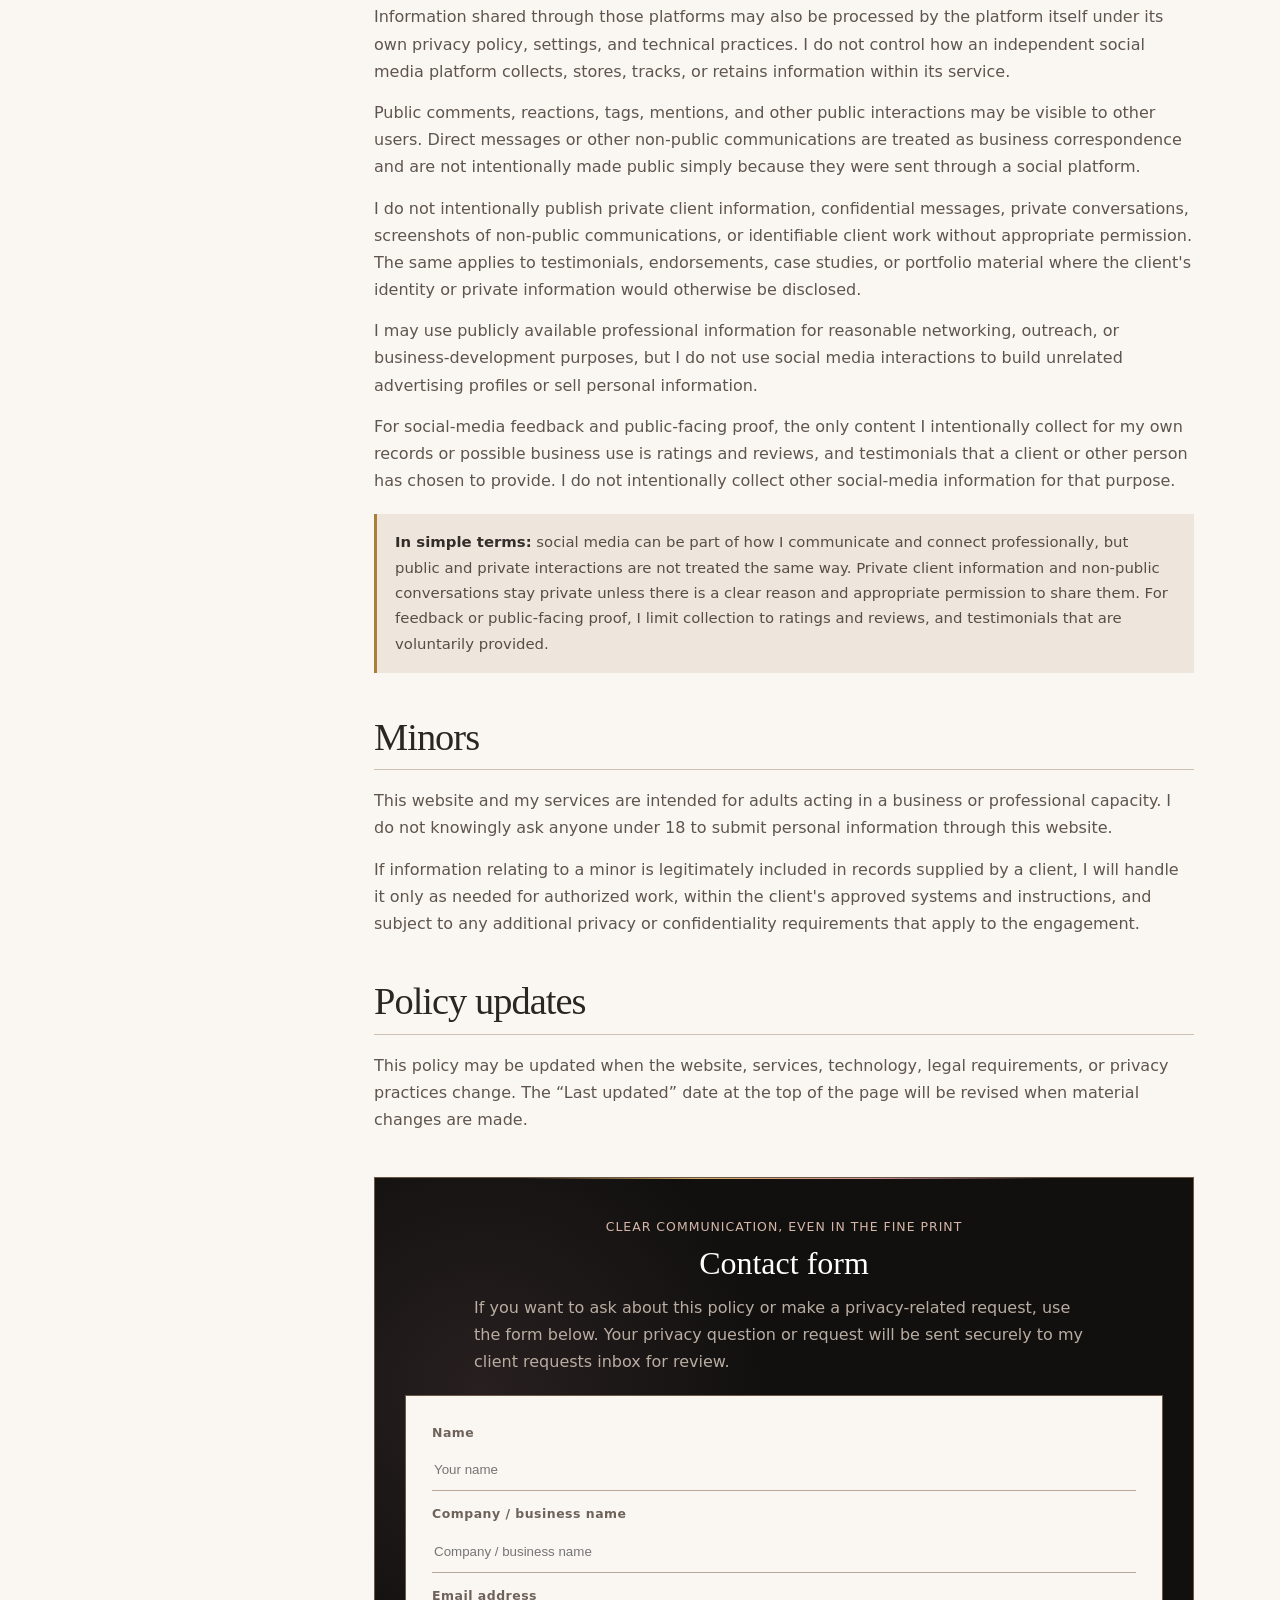
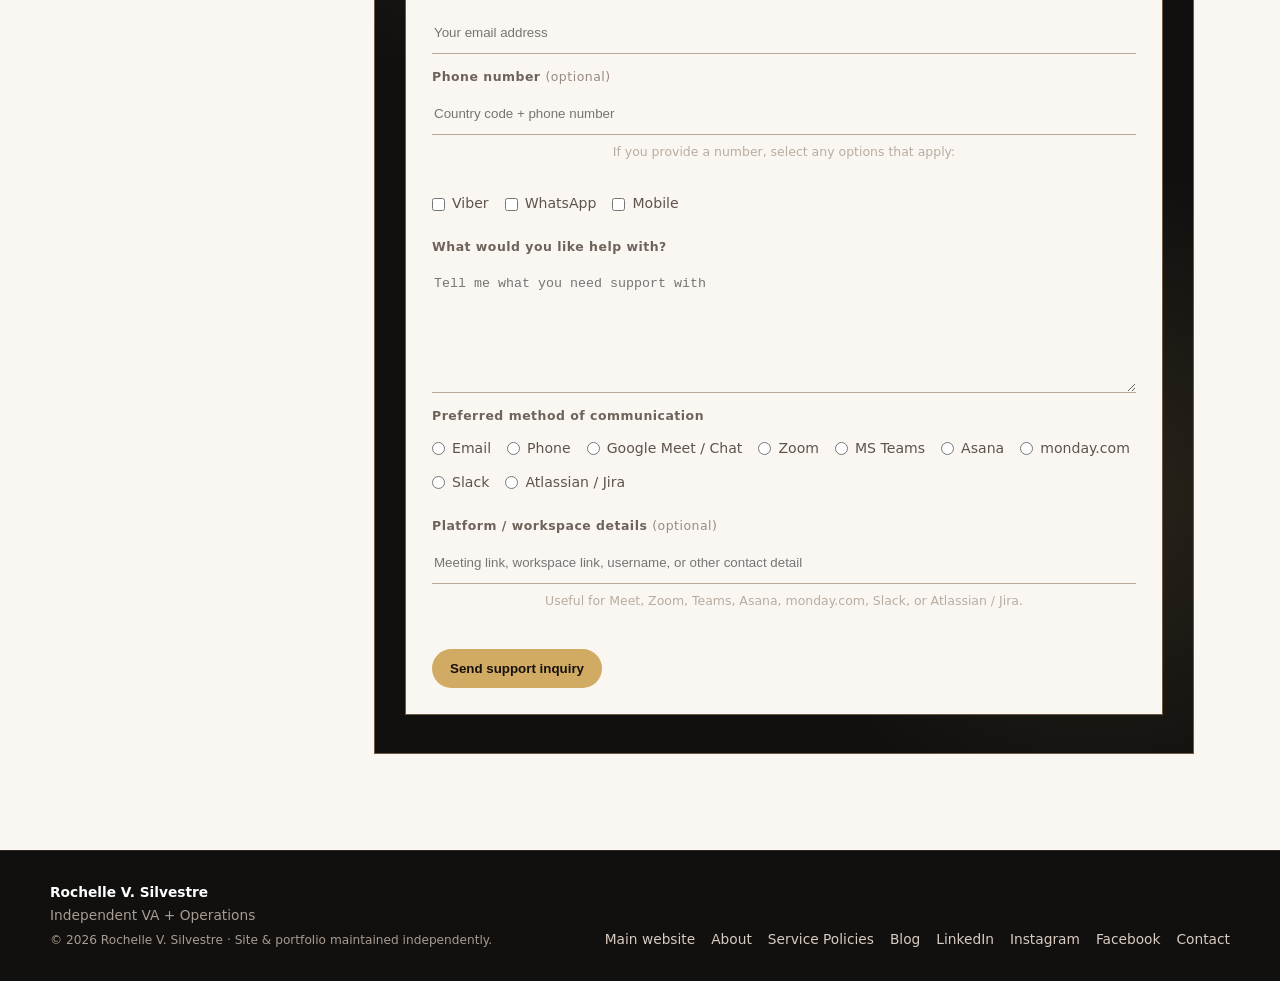
<file: privacy.html>
<!doctype html>
<html lang="en">
<head>
<meta charset="utf-8" />
<meta name="viewport" content="width=device-width,initial-scale=1" />
<title>Privacy Policy | Rochelle V. Silvestre</title>
<meta name="description" content="Privacy policy for Rochelle V. Silvestre | Independent VA + Operations." />
<link rel="canonical" href="https://rrlvsva.wasmer.app/privacy.html">
  <style>
:root{
  --ink:#11100f;
  --ink-2:#181512;
  --cream:#f3eee7;
  --paper:#faf7f2;
  --text:#f7f1ea;
  --dark-text:#2b2622;
  --muted:#b9aca1;
  --muted-dark:#6e625b;
  --gold:#d1ab63;
  --gold-deep:#aa7f39;
  --blush:#cb8f96;
  --line-dark:#332a24;
  --line-light:#d8cec4;
  --max:1180px;
}
*{box-sizing:border-box}
html{scroll-behavior:smooth}
body{margin:0;background:var(--ink);color:var(--text);font-family:Inter,ui-sans-serif,system-ui,-apple-system,BlinkMacSystemFont,"Segoe UI",sans-serif;line-height:1.7}
a{color:inherit;text-decoration:none}
.wrap{width:min(var(--max),calc(100% - 40px));margin:auto}
.serif{font-family:Georgia,"Times New Roman",serif}
.eyebrow{text-transform:uppercase;letter-spacing:.16em;font-size:.72rem;font-weight:800;color:var(--blush)}
.btn{display:inline-flex;align-items:center;justify-content:center;gap:8px;padding:11px 17px;border-radius:999px;font-weight:750;border:1px solid transparent;transition:transform .18s ease,background .18s ease,border-color .18s ease}
.btn:hover{transform:translateY(-1px)}
.btn.gold{background:var(--gold);color:#17110d}
.btn.outline{border-color:#5b4938;color:#f6eee6;background:transparent}

nav{position:sticky;top:0;z-index:50;background:rgba(17,16,15,.9);backdrop-filter:blur(16px);border-bottom:1px solid rgba(255,255,255,.06)}
.nav-inner{min-height:72px;display:flex;align-items:center;justify-content:space-between;gap:24px}
.brand{display:flex;flex-direction:column;line-height:1.1}
.brand strong{font-family:Georgia,"Times New Roman",serif;font-size:1.05rem;letter-spacing:.01em}
.brand span{font-size:.72rem;color:var(--gold);letter-spacing:.12em;text-transform:uppercase;margin-top:5px}
.nav-links{display:flex;align-items:center;gap:12px;color:#d3c8bf;font-size:.88rem}
.menu-btn{display:none;width:44px;height:44px;align-items:center;justify-content:center;background:transparent;border:0;color:#fff;font-size:1.45rem;line-height:1;padding:0;cursor:pointer;border-radius:10px}
.menu-btn:focus-visible{outline:2px solid var(--gold);outline-offset:2px}

.draftbar{background:#241e1a;border-bottom:1px solid #4a3a2e;color:#e7d9ce;font-size:.82rem;text-align:center;padding:8px 20px}
.draftbar strong{color:var(--gold)}

.hero{padding:82px 0 66px;border-bottom:1px solid var(--line-dark)}
.hero-grid{display:grid;grid-template-columns:1.12fr .88fr;gap:72px;align-items:end}
.hero h1{font-family:Georgia,"Times New Roman",serif;font-size:clamp(3.5rem,7vw,6.6rem);font-weight:500;line-height:.94;letter-spacing:-.05em;margin:14px 0 22px}
.hero h1 span{color:var(--gold)}
.hero-copy{max-width:740px;color:var(--muted);font-size:1.04rem}
.hero-meta{border-left:1px solid var(--line-dark);padding-left:30px;color:var(--muted);font-size:.9rem}
.hero-meta strong{display:block;color:#fff;font-family:Georgia,"Times New Roman",serif;font-size:1.15rem;margin-bottom:8px}

.summary{background:var(--cream);color:var(--dark-text);padding:52px 0}
.summary-grid{display:grid;grid-template-columns:.72fr 1.28fr;gap:72px;align-items:start}
.summary h2{font-family:Georgia,"Times New Roman",serif;font-size:clamp(2rem,3.4vw,3.4rem);font-weight:500;line-height:1.05;margin:8px 0 14px}
.summary p{color:var(--muted-dark);margin:0}
.summary-points{display:grid;grid-template-columns:repeat(2,minmax(0,1fr));border-top:1px solid var(--line-light)}
.summary-point{padding:20px 22px 20px 0;border-bottom:1px solid var(--line-light)}
.summary-point:nth-child(odd){border-right:1px solid var(--line-light);padding-right:24px}
.summary-point:nth-child(even){padding-left:24px}
.summary-point strong{display:block;font-family:Georgia,"Times New Roman",serif;font-size:1.07rem;margin-bottom:5px}
.summary-point span{display:block;color:var(--muted-dark);font-size:.91rem}

.policy-shell{background:var(--paper);color:var(--dark-text);padding:78px 0 96px}
.policy-grid{display:grid;grid-template-columns:260px minmax(0,1fr);gap:64px;align-items:start}
.toc{position:sticky;top:94px;max-height:calc(100vh - 118px);overflow-y:auto;overscroll-behavior:contain;scrollbar-width:thin;scrollbar-color:#b9a48d transparent;border-top:1px solid var(--line-light);padding-right:12px}
.toc::-webkit-scrollbar{width:6px}
.toc::-webkit-scrollbar-thumb{background:#b9a48d;border-radius:999px}
.toc::-webkit-scrollbar-track{background:transparent}
.toc .toc-title{font-size:.72rem;text-transform:uppercase;letter-spacing:.14em;color:#8d7768;font-weight:800;padding:16px 0 10px;position:sticky;top:0;background:var(--paper);z-index:1}
.toc a{display:block;padding:8px 0;color:#6d625a;font-size:.86rem}
.toc a:hover{color:#2f2925}
.policy-content{max-width:820px}
.policy-section{scroll-margin-top:112px;padding:0;margin:0 0 44px}
.policy-section:last-child{margin-bottom:0}
.policy-section h2{font-family:Georgia,"Times New Roman",serif;font-weight:500;font-size:clamp(1.8rem,3vw,2.55rem);line-height:1.08;letter-spacing:-.025em;margin:0 0 17px;padding:0 0 11px;border-bottom:1px solid #cfc2b5;color:#2c2622}
.policy-section h3{font-family:Georgia,"Times New Roman",serif;font-weight:500;font-size:1.25rem;margin:24px 0 8px}
.policy-section p{color:#5f554e;margin:0 0 14px}
.policy-section ul{margin:12px 0 16px;padding-left:20px;color:#5f554e}
.policy-section li{margin:7px 0}
.policy-note{background:#eee6dd;border-left:3px solid var(--gold-deep);padding:16px 18px;margin:20px 0;color:#574d46;font-size:.93rem}
.policy-strong{font-weight:750;color:#332d29}
.rights-grid{display:grid;grid-template-columns:repeat(2,minmax(0,1fr));gap:18px;margin-top:18px}
.rights-card{border-top:1px solid var(--line-light);padding:18px 0 4px}
.rights-card h3{margin:0 0 8px;font-size:1.15rem}
.rights-card p{font-size:.92rem;margin:0}
.contact-card{position:relative;overflow:hidden;background:radial-gradient(circle at 13% 18%,rgba(203,143,150,.12),transparent 24%),radial-gradient(circle at 88% 78%,rgba(209,171,99,.13),transparent 28%),var(--ink);color:var(--text);padding:38px 30px;margin-top:22px;border:1px solid #6d5846;text-align:center}
.contact-card:after{content:"";position:absolute;left:18%;right:18%;top:0;height:1px;background:linear-gradient(90deg,transparent,var(--gold),var(--blush),transparent)}
.contact-card p{color:var(--muted);max-width:620px;margin:0 auto 20px}
.contact-card .btn{margin-top:6px}




.form{display:grid;gap:12px}
.form input[type="text"],.form input[type="email"],.form input[type="tel"],.form textarea{width:100%;border:0;border-bottom:1px solid #baa999;background:transparent;color:#302923;padding:13px 2px;outline:none;border-radius:0}
.form textarea{min-height:130px;resize:vertical}
.form input[type="text"]:focus,.form input[type="email"]:focus,.form input[type="tel"]:focus,.form textarea:focus{border-bottom-color:#8d5e49}
.form button{justify-self:start;margin-top:8px}
.form-field{display:grid;gap:6px}
.form-label{font-size:.78rem;font-weight:750;letter-spacing:.04em;color:#6e625b}
.form-label .optional{font-weight:500;color:#988a80}
.form-options{display:flex;flex-wrap:wrap;gap:10px 16px;padding:4px 0 8px}
.form-option{display:inline-flex;align-items:center;gap:7px;color:#5e534c;font-size:.88rem;cursor:pointer}
.form-option input{width:auto;margin:0;accent-color:#9d5962}
.form-help{margin:0;color:#8a7b72;font-size:.78rem}

footer{border-top:1px solid var(--line-dark);padding:30px 0;color:#a99c92;font-size:.86rem}
.footer-inner{display:flex;justify-content:space-between;gap:30px;align-items:flex-end}
.footer-inner strong{color:#fff}
.footer-links{display:flex;gap:16px;flex-wrap:wrap}
.footer-links a{color:#d8cbc1}

@media (max-width:900px){
  .hero-grid,.summary-grid,.policy-grid{grid-template-columns:1fr;gap:30px}
  .hero-meta{border-left:0;border-top:1px solid var(--line-dark);padding:20px 0 0}
  .toc{position:relative;top:auto;max-height:250px;overflow-y:auto;display:block;border:1px solid var(--line-light);padding:0 16px 12px;background:#f7f2ec}
  .toc .toc-title{top:0;background:#f7f2ec;padding-top:14px}
  .toc a{padding:7px 0}
  .policy-section{scroll-margin-top:88px}
}
@media (max-width:720px){
  .wrap{width:min(var(--max),calc(100% - 28px))}
  .nav-inner{min-height:66px;gap:10px}
  .brand strong{font-size:1rem}
  .brand span{font-size:.64rem;letter-spacing:.1em}
  .menu-btn{display:flex;margin-left:auto}
  .nav-links{position:absolute;left:0;right:0;top:66px;background:#13110f;border-bottom:1px solid #2e2722;padding:14px 18px 20px;display:none;flex-direction:column;align-items:center;text-align:center;gap:4px;z-index:60}
  .nav-links.open{display:flex}
  .nav-links .secondary{display:flex}
  .nav-links a{width:min(320px,100%);min-height:44px;align-items:center;justify-content:center;padding:10px 14px}
  .nav-links .btn{width:auto;min-width:150px;margin-top:4px}
  .hero{padding:46px 0 42px}
  .hero h1{font-size:clamp(2.8rem,12.5vw,3.35rem);margin-bottom:18px}
  .hero-copy{font-size:.95rem;line-height:1.62}
  .summary{padding:36px 0}
  .summary-points,.rights-grid{grid-template-columns:1fr}
  .summary-point{padding:15px 0}
  .summary-point:nth-child(odd){border-right:0;padding-right:0}
  .summary-point:nth-child(even){padding-left:0}
  .policy-shell{padding:44px 0 62px}
  .policy-grid{gap:26px}
  .toc{max-height:220px}
  .policy-section{margin-bottom:34px;scroll-margin-top:80px}
  .policy-section h2{font-size:1.8rem}
  .policy-section h3{font-size:1.17rem}
  .policy-section p,.policy-section li{font-size:.93rem}
  .policy-note{padding:14px 15px}
  .contact-card{padding:26px 18px}
  .footer-inner{flex-direction:column;align-items:flex-start}
}

/* Navigation hover underline */
.nav-links a:not(.btn):not(.nav-cta),.footer-links a,.footer-right a{position:relative}
.nav-links a:not(.btn):not(.nav-cta)::after,.footer-links a::after,.footer-right a::after{content:"";position:absolute;left:0;right:0;bottom:-3px;height:1px;background:currentColor;transform:scaleX(0);transform-origin:left;transition:transform .18s ease}
.nav-links a:not(.btn):not(.nav-cta):hover::after,.footer-links a:hover::after,.footer-right a:hover::after{transform:scaleX(1)}

</style>
  <script defer src="https://cloud.umami.is/script.js" data-website-id="4d20ec6e-67e3-44fc-acd3-5c53bfd78c80"></script>
</head>
<body>
<nav>
  <div class="wrap nav-inner">
    <a class="brand" href="index.html" aria-label="Back to Rochelle V. Silvestre website"><strong>Rochelle V. Silvestre</strong>
      <span>Independent VA + Operations</span></a>
    <button class="menu-btn" type="button" aria-label="Toggle navigation" aria-expanded="false" onclick="toggleMobileMenu(this)">☰</button>
    <div class="nav-links">
      <a class="secondary" href="index.html">Main website</a>
      <a class="secondary" href="about.html">About</a>
      <a class="secondary" href="service-policies.html">Service Policies</a>
      <a class="secondary" href="blog/">Blog</a>
      <a class="btn outline" href="#contact-privacy">Contact</a>
    </div>
  </div>
</nav>

<header class="hero">
  <div class="wrap hero-grid">
    <div>
      <h1>Privacy <span>Policy</span></h1>
      <p class="hero-copy">This page explains what happens to information when you visit this website, contact me, or work with me. I keep the website simple, avoid unnecessary tracking, and use information only when there is a clear reason connected to the website or the work being requested.</p>
    </div>
    <div class="hero-meta">
      <strong>Last updated</strong>
      September 19, 2026<br><br>
      <strong>Previous Revision</strong>
      September 7, 2026<br><br><br>
      
      <strong>Privacy contact</strong>
      <a class="btn gold" href="#contact-privacy">Contact form</a>
    </div>
  </div>
</header>

<section class="summary">
  <div class="wrap summary-grid">
    <div>
      <div class="eyebrow">At a glance</div>
      <h2>Plain-language privacy</h2>
      <p>This website is intentionally simple. I use privacy-focused analytics to understand general website use and improve the site, without building advertising profiles or identifying individual visitors.</p>
    </div>
    <div class="summary-points">
      <div class="summary-point"><strong>Privacy-focused analytics</strong><span>I use Umami Analytics for basic website statistics and selected interaction events. Umami does not use cookies or track visitors across websites.</span></div>
      <div class="summary-point"><strong>No visitor profiling</strong><span>I do not use this website to build profiles about individual visitors or follow them across other websites.</span></div>
      <div class="summary-point"><strong>No sale of personal information</strong><span>I do not sell personal information or share it for cross-context behavioral advertising.</span></div>
      <div class="summary-point"><strong>You choose when to contact me</strong><span>Contact details are received only when you decide to email me or submit an inquiry through the website.</span></div>
    </div>
  </div>
</section>

<main class="policy-shell">
  <div class="wrap policy-grid">
    <aside class="toc" aria-label="Privacy policy sections">
      <div class="toc-title">On this page</div>
      <a href="#scope">Scope</a>
      <a href="#website-data">Website data</a>
      <a href="#cookies">Cookies & tracking</a>
      <a href="#inquiries">Contact inquiries</a>
      <a href="#client-data">Client data</a>
      <a href="#ai-tools">AI-assisted tools</a>
      <a href="#call-recording">Call recording & meeting records</a>
      <a href="#sales">Sales & CRM</a>
      <a href="#do-not-call">Do Not Call & opt-outs</a>
      <a href="#use">Use of information</a>
      <a href="#sharing">Sharing</a>
      <a href="#retention">Retention</a>
      <a href="#security">Communication & security</a>
      <a href="#rights">Privacy rights</a>
      <a href="#payments">Payments & business records</a>
      <a href="#external">External platforms</a>
      <a href="#social-media">Social media & public platforms</a>
      <a href="#children">Minors</a>
      <a href="#changes">Policy updates</a>
    </aside>

    <article class="policy-content">
      <section class="policy-section" id="scope">
        <h2>Scope</h2>
        <p>This policy covers this website, direct inquiries, and the way I handle information while providing independent virtual-assistance and operations services.</p>
        <p>A client project may also have its own proposal, service agreement, confidentiality terms, data rules, or instructions. Those documents may add requirements for a particular engagement.</p>
        <div class="policy-note"><span class="policy-strong">In simple terms:</span> website information and client-work information are not always handled the same way. Information you send directly to me is handled by me. Information I work with inside a client's CRM, inbox, support platform, sales system, or other tool is normally handled under that client's approved process and only for the agreed work.</div>
      </section>

      <section class="policy-section" id="website-data">
        <h2>Website data</h2>
        <p>This website does not require an account, sign-in, mailing-list subscription, or visitor profile. I do not keep a database of people who simply browse the website.</p>
        <p>I also do not use automated profiling to score, categorize, or evaluate visitors.</p>
        <p>The hosting or network provider may still process basic technical information needed to load, protect, and maintain the website. This can include an IP address, browser or device details, request times, approximate location derived from an IP address, or security/server logs. I do not use that technical information to build visitor profiles.</p>
      </section>

      <section class="policy-section" id="cookies">
        <h2>Cookies & tracking</h2>
        <p>I use Umami Analytics to understand general website traffic and selected interactions, such as page views, referral sources, browser and operating system, device type, country-level location, and events such as clicks on selected website buttons.</p>
        <p>Umami does not use cookies, does not track visitors across websites, and does not store personally identifiable information for this analytics setup. An IP address may be used temporarily to derive anonymous session and location information, but Umami states that the IP address itself is not stored.</p>
        <p>My Umami Cloud account uses the United States data region. I use these statistics for internal website improvement and to understand which content and pages are useful. I do not use this website to build advertising audiences, create behavioral profiles, or follow visitors across other websites.</p>
        <p>I do not intentionally add Meta Pixel, behavioral advertising tags, or session-recording software to this website. A hosting provider, browser, email application, or other external platform may still use its own essential technology or technical logs outside the website code I personally maintain.</p>
      </section>

      <section class="policy-section" id="inquiries">
        <h2>Contact inquiries</h2>
        <p>If you contact me, you may provide your name, company or business name, email address, optional phone number, preferred communication method, and whatever information you include in your message.</p>
        <p>The website inquiry form sends the information you enter through a secure server-side endpoint hosted on Wasmer. The endpoint creates a private inquiry record in my Notion Client Requests Inbox so I can review and respond. The Notion integration credential is stored server-side and is not included in the public website code.</p>
        <p>Please do not send passwords, login credentials, full payment-card details, medical records, government identification numbers, or other highly sensitive records through the public inquiry form. If sensitive information is needed for an engagement, we can agree on a more appropriate way to share it.</p>
      </section>

      <section class="policy-section" id="client-data">
        <h2>Client data</h2>
        <p>Some assignments may require me to work with information supplied by a client or stored in a client-approved system. Depending on the job, that may include customer, prospect, employee, vendor, account, scheduling, order, support, CRM, or business-contact information.</p>
        <p>I use client information only for the work I have been authorized to perform and within the access I have been given. I do not use client-controlled information for my own unrelated marketing, profiling, or resale.</p>
        <p>If an engagement involves sensitive or regulated information, the client and I may need additional security, confidentiality, or compliance terms before that work begins.</p>
      </section>

      <section class="policy-section" id="ai-tools">
        <h2>AI-assisted tools & generated content</h2>
        <p>I do not rely on AI tools for every task or project.</p>
        <p>After somea heavy deliberation and deep discernemnt, the use of AI will be limited to little basic assistance for the sake of time management purposes only, but aside from that, It will no longer be used for anyhting else.</p>
       
      </section>

      <section class="policy-section" id="call-recording">
        <h2>Call recording & meeting records</h2>
        <p>My default practice is to keep an accurate record of important business calls and online meetings when recording is lawful, appropriate, and reasonably practical. This may include audio, video, screen sharing, or an automated transcript.</p>
        <p>These records help me return to instructions, decisions, approvals, scope changes, action items, and other details that may be important later in an engagement. They may also help clarify what was discussed or agreed if there is later a misunderstanding, disagreement, allegation, dispute, or other question about the conversation.</p>
        <p>I do not make recordings for the purpose of creating conflict or building a case against a client. I keep records because accurate documentation can protect both the client and me if clarification is ever needed.</p>
        <p>I will disclose that a meeting is being recorded and follow the consent requirements that apply to the people and locations involved. Where consent is required before recording begins, I will obtain that consent first.</p>
        <p>A client or participant may ask that a meeting not be recorded. That preference can be communicated before the meeting or verbally during the call. If someone asks me to stop an active recording, I will stop it as soon as reasonably possible and may use written notes, a meeting summary, confirmation email, or another reasonable method to document the discussion instead.</p>
        <p>If recording is declined, I may still document important instructions, decisions, approvals, or changes in writing and may ask the relevant person to confirm them when appropriate.</p>
        <p>Recordings and transcripts may contain names, voices, images, chat messages, documents, screen-shared information, and other information discussed during the meeting. I use them only for legitimate business, record-keeping, contractual, dispute-resolution, or legal purposes and do not use them for unrelated advertising, profiling, resale, or public distribution.</p>
        <p>If an AI transcription service, meeting assistant, or similar tool is used, the same privacy, confidentiality, disclosure, and client-instruction considerations described in this policy apply.</p>
        <p>Recordings, transcripts, and meeting notes help document what occurred, but they do not automatically replace or amend a signed contract, proposal, statement of work, or other governing written agreement.</p>
        <div class="policy-note"><span class="policy-strong">In simple terms:</span> keeping a reliable record of business meetings is part of my normal working process. I disclose when a meeting is being recorded, and if you prefer not to be recorded, you can tell me before or during the call. I will stop or avoid recording as appropriate and use another reasonable way to document important information.</div>
      </section>

      <section class="policy-section" id="sales">
        <h2>Sales & CRM</h2>
        <p>Some engagements may include outbound sales support, lead qualification, prospect follow-up, customer or account communication, CRM documentation, scheduling, or business-development support.</p>
        <p>For that work, I may use contact or prospect information supplied by the client, available through a client-approved source, or already stored in the client's systems. The client may decide where that information came from, what it may be used for, and how long it should be kept.</p>
        <p>That client-authorized sales or outreach work is separate from this website. I do not take information submitted through this website and use it for unrelated unsolicited marketing, and I do not sell it to third parties.</p>
      </section>

      <section class="policy-section" id="do-not-call">
        <h2>Do Not Call & opt-outs</h2>
        <p>I understand that Do Not Call and marketing opt-out rules are important, especially when an assignment includes outbound sales, lead qualification, prospect follow-up, or other direct outreach.</p>
        <p>I do not maintain or reuse one master copy of national, regional, or client-specific Do Not Call lists across different clients. If a client asks me to make outbound calls, the client is expected to provide the approved calling list, suppression process, consent records, and access to any Do Not Call checks or internal lists required for that campaign. I will follow the approved process and instructions for that assignment.</p>
        <p>If someone asks not to be called or contacted while I am handling an authorized campaign, I will respect the request, stop further outreach as required, and record or report the request through the client's approved system or process so the client's records can be updated.</p>
        <p>The client is responsible for making sure its campaign, contact-list sources, consent records, and chosen systems are appropriate for the markets it is contacting. Rules can differ by country, location, type of call, and type of recipient. This does not remove any legal responsibility that may apply directly to me while performing the work, and I will not knowingly continue outreach that I understand to be prohibited.</p>
        <div class="policy-note"><span class="policy-strong">In simple terms:</span> I do not keep a shared Do Not Call database for other businesses. If calling is part of the job, the client needs to give me the compliant process and records I should follow, and I will honor opt-out requests that come to me during the work.</div>
      </section>

      <section class="policy-section" id="use">
        <h2>Use of information</h2>
        <p>Information received directly from you may be used to:</p>
        <ul>
          <li>reply to an inquiry or request;</li>
          <li>discuss scope, availability, pricing, and support needs;</li>
          <li>prepare proposals, agreements, and project records;</li>
          <li>provide and manage contracted services;</li>
          <li>keep reasonable business, payment, and correspondence records;</li>
          <li>protect business accounts, files, and systems; and</li>
          <li>meet legal, tax, accounting, contractual, or dispute-related requirements where applicable.</li>
        </ul>
        <p>I only ask for or use information when there is a clear business reason connected to an inquiry, agreed service, payment, record-keeping need, or legal requirement.</p>
      </section>

      <section class="policy-section" id="sharing">
        <h2>Sharing</h2>
        <p>I do not sell personal information. I do not share personal information for cross-context behavioral advertising.</p>
        <p>Some information may pass through platforms that are needed to run the website, communicate with you, receive payment, store approved work, or perform a client assignment. Examples can include website hosting, email, meeting or messaging platforms, cloud storage, payment providers, and systems selected by a client.</p>
        <p>When you choose to open or use an external platform, that provider manages its own systems and privacy practices. I do not control what an independent provider collects, logs, stores, or retains within its own service.</p>
        <p>I may disclose information when it is needed for the agreed service, when you or the relevant client has authorized it, or when I am legally required to respond to a valid request. I do not disclose inquiry or client information simply for advertising, resale, or convenience.</p>
      </section>

      <section class="policy-section" id="retention">
        <h2>Retention</h2>
        <p>I do not keep website visitor profiles because I do not create them.</p>
        <p>Inquiry records and emails, proposals, contracts, payment records, project records, and client correspondence may be kept for as long as there is a reasonable business, contractual, tax, accounting, dispute-resolution, or legal reason to keep them.</p>
        <p>A client's own systems and chosen platforms may use different retention, backup, deletion, access, and security practices from mine. I do not control those systems and cannot guarantee what a client or independent platform keeps outside the accounts, devices, or records under my control. I remain responsible for how I handle information within my control and for the obligations I accept in the relevant agreement, subject to applicable law.</p>
      </section>

      <section class="policy-section" id="security">
        <h2>Communication & security</h2>
        <p>I use reasonable safeguards that fit the type of information and the work being performed. This may include access controls, strong authentication, device security, limiting access to what is needed, confidentiality practices, and client-approved systems.</p>
        <p>Communication with a client may take place through the client's business tools and through direct communication channels we agree to use, including my professional email, phone, chat, or meeting platforms.</p>
        <p>I will not independently contact a client's customers or prospects outside the agreed scope. If direct customer or prospect contact is part of the assignment, I will do so only with the client's clear authorization and through the approved channel or process.</p>
        <p>No internet transmission, email account, cloud platform, or storage method can be guaranteed to be completely secure. Sensitive or regulated information should only be shared through a method agreed for the engagement.</p>
      </section>

      <section class="policy-section" id="rights">
        <h2>Privacy rights</h2>
        <p>I am based in the Philippines. Depending on where you, the client, or the relevant individual is located, different privacy laws may apply to a particular situation.</p>
        <p>Those laws can include the Philippine Data Privacy Act of 2012, California's CCPA as amended by the CPRA, Canada's PIPEDA or other applicable Canadian privacy law, the UK GDPR and Data Protection Act 2018 as amended, the EU GDPR, and Australia's Privacy Act 1988 and Australian Privacy Principles where applicable.</p>
        <div class="policy-note">Naming these privacy frameworks does not mean that every one of them applies to every website visit or client project. If a particular law applies, that law controls. If it does not, I may still consider a reasonable privacy request where it is practical, lawful, and consistent with contractual, security, and record-keeping obligations.</div>

        <div class="rights-grid">
          <div class="rights-card"><h3>Philippines</h3><p>Depending on the situation, privacy rights may include being informed, access, correction, objection, deletion or blocking, portability, and the ability to raise a privacy complaint.</p></div>
          <div class="rights-card"><h3>California</h3><p>If California privacy law applies, rights can include knowing, correcting, deleting, and opting out of certain sale or sharing practices. I do not sell personal information.</p></div>
          <div class="rights-card"><h3>Canada</h3><p>Where Canadian privacy law applies, common principles include consent, limited collection and use, reasonable safeguards, openness, access, and correction.</p></div>
          <div class="rights-card"><h3>United Kingdom & Europe</h3><p>Where applicable, rights can include access, correction, deletion, restriction, objection, portability, and information about how personal data is used.</p></div>
          <div class="rights-card"><h3>Australia</h3><p>Where Australia's Privacy Act and Australian Privacy Principles apply, the focus includes open handling practices, appropriate collection and use, security, access, correction, and rules around certain overseas disclosures.</p></div>
        </div>
      </section>

      <section class="policy-section" id="payments">
        <h2>Payments & business records</h2>
        <p>Payment methods can be agreed based on the client, location, currency, contract, and what is reasonably available to both sides. Depending on the engagement, I may accept bank or wire transfer, PayPal, and local Philippine options such as GCash, Maya, MariBank, or GoTyme where supported. Western Union remittance may also be considered when there is no more practical option. Cash App is not an available payment method for me in the Philippines.</p>
        <p>For clients in the Philippines, including Metro Manila/NCR, local transfer or e-wallet options may be practical. Payment account details are shared privately after the scope and contract are confirmed; they are not published on this website.</p>
        <p>Depending on the client's country, payment setup, and tax requirements, either party may need reasonable tax, payer, vendor, or business-registration information. I may request or provide documentation needed for invoicing, withholding, reporting, vendor onboarding, or Philippine BIR record-keeping. The exact form depends on the engagement and applicable rules.</p>
        <p>Payment providers may process transaction or account information under their own terms. I do not need, and clients should not send me, online-banking passwords, one-time passwords, or full payment-card credentials.</p>
        <div class="policy-note"><span class="policy-strong">Working relationship:</span> unless a signed agreement specifically says otherwise, engagements are intended to be independent and non-exclusive. I may provide services to more than one client, provided I protect confidentiality, keep client information separate, avoid conflicts of interest, and meet the availability and deadlines I have agreed to.</div>
      </section>

      <section class="policy-section" id="external">
        <h2>External platforms</h2>
        <p>This website may link to external platforms such as email, video meetings, messaging tools, payment services, cloud storage, a portfolio library, or systems selected by a client. I do not control the privacy, security, cookie, or tracking practices of those independent providers.</p>
        <p>My portfolio is hosted through Google Drive. When you open the portfolio, Google's own privacy policies and platform practices also apply to your use of Google Drive. I control the portfolio files I choose to make available, but I do not control Google's separate technical processing.</p>
        <p>Likewise, when I work inside a client's chosen platform, that platform and the client may have their own settings, retention rules, access controls, and privacy requirements.</p>
      </section>

      <section class="policy-section" id="social-media">
        <h2>Social media & public platforms</h2>
        <p>I may use professional social media or networking platforms to communicate, share work-related content, respond to comments or messages, and connect with potential clients, collaborators, or other professionals.</p>
        <p>Information shared through those platforms may also be processed by the platform itself under its own privacy policy, settings, and technical practices. I do not control how an independent social media platform collects, stores, tracks, or retains information within its service.</p>
        <p>Public comments, reactions, tags, mentions, and other public interactions may be visible to other users. Direct messages or other non-public communications are treated as business correspondence and are not intentionally made public simply because they were sent through a social platform.</p>
        <p>I do not intentionally publish private client information, confidential messages, private conversations, screenshots of non-public communications, or identifiable client work without appropriate permission. The same applies to testimonials, endorsements, case studies, or portfolio material where the client's identity or private information would otherwise be disclosed.</p>
        <p>I may use publicly available professional information for reasonable networking, outreach, or business-development purposes, but I do not use social media interactions to build unrelated advertising profiles or sell personal information.</p>
        <p>For social-media feedback and public-facing proof, the only content I intentionally collect for my own records or possible business use is ratings and reviews, and testimonials that a client or other person has chosen to provide. I do not intentionally collect other social-media information for that purpose.</p>
        <div class="policy-note"><span class="policy-strong">In simple terms:</span> social media can be part of how I communicate and connect professionally, but public and private interactions are not treated the same way. Private client information and non-public conversations stay private unless there is a clear reason and appropriate permission to share them. For feedback or public-facing proof, I limit collection to ratings and reviews, and testimonials that are voluntarily provided.</div>
      </section>

      <section class="policy-section" id="children">
        <h2>Minors</h2>
        <p>This website and my services are intended for adults acting in a business or professional capacity. I do not knowingly ask anyone under 18 to submit personal information through this website.</p>
        <p>If information relating to a minor is legitimately included in records supplied by a client, I will handle it only as needed for authorized work, within the client's approved systems and instructions, and subject to any additional privacy or confidentiality requirements that apply to the engagement.</p>
      </section>

      <section class="policy-section" id="changes">
        <h2>Policy updates</h2>
        <p>This policy may be updated when the website, services, technology, legal requirements, or privacy practices change. The “Last updated” date at the top of the page will be revised when material changes are made.</p>
      </section>

      <div id="contact-privacy" style="scroll-margin-top:112px">
        <div class="contact-card" style="text-align:left">
          <div style="font-size:.78rem;letter-spacing:.08em;text-transform:uppercase;color:#d5b6a8;margin-bottom:9px;text-align:center">Clear communication, even in the fine print</div>
          <h3 style="margin:0 0 12px;font:500 2rem/1.1 Georgia,'Times New Roman',serif;color:#fff;text-align:center">Contact form</h3>
          <p>If you want to ask about this policy or make a privacy-related request, use the form below. Your privacy question or request will be sent securely to my client requests inbox for review.</p>
          <div style="background:var(--paper);color:var(--dark-text);padding:26px;border:1px solid #6d5846">
<form class="form" action="https://rochelle-va-inquiries.wasmer.app/api/inquiry" method="POST">
      <input type="hidden" name="source" value="privacy">
      <div aria-hidden="true" style="position:absolute;left:-10000px;top:auto;width:1px;height:1px;overflow:hidden">
        <label>Leave this field empty <input type="text" name="website" tabindex="-1" autocomplete="off"></label>
      </div>
      <div class="form-field"><label class="form-label" for="name">Name</label><input id="name" name="name" type="text" placeholder="Your name" required></div>
      <div class="form-field"><label class="form-label" for="company">Company / business name</label><input id="company" name="company" type="text" placeholder="Company / business name" required></div>
      <div class="form-field"><label class="form-label" for="email">Email address</label><input id="email" name="email" type="email" placeholder="Your email address" required></div>
      <div class="form-field"><label class="form-label" for="phone">Phone number <span class="optional">(optional)</span></label><input id="phone" name="phone" type="tel" placeholder="Country code + phone number"><p class="form-help">If you provide a number, select any options that apply:</p><div class="form-options"><label class="form-option"><input type="checkbox" name="phoneChannel" value="Viber">Viber</label><label class="form-option"><input type="checkbox" name="phoneChannel" value="WhatsApp">WhatsApp</label><label class="form-option"><input type="checkbox" name="phoneChannel" value="Mobile call">Mobile</label></div></div>
      <div class="form-field"><label class="form-label" for="message">What would you like help with?</label><textarea id="message" name="message" placeholder="Tell me what you need support with" required></textarea></div>
      <div class="form-field"><div class="form-label">Preferred method of communication</div><div class="form-options"><label class="form-option"><input type="radio" name="preferredContact" value="Email" required>Email</label><label class="form-option"><input type="radio" name="preferredContact" value="Phone">Phone</label><label class="form-option"><input type="radio" name="preferredContact" value="Google Meet / Chat">Google Meet / Chat</label><label class="form-option"><input type="radio" name="preferredContact" value="Zoom">Zoom</label><label class="form-option"><input type="radio" name="preferredContact" value="MS Teams">MS Teams</label><label class="form-option"><input type="radio" name="preferredContact" value="Asana">Asana</label><label class="form-option"><input type="radio" name="preferredContact" value="monday.com">monday.com</label><label class="form-option"><input type="radio" name="preferredContact" value="Slack">Slack</label><label class="form-option"><input type="radio" name="preferredContact" value="Atlassian / Jira">Atlassian / Jira</label></div></div><div class="form-field"><label class="form-label" for="contactDetails">Platform / workspace details <span class="optional">(optional)</span></label><input id="contactDetails" name="contactDetails" type="text" maxlength="500" placeholder="Meeting link, workspace link, username, or other contact detail"><p class="form-help">Useful for Meet, Zoom, Teams, Asana, monday.com, Slack, or Atlassian / Jira.</p></div>
      <button class="btn gold" type="submit">Send support inquiry</button>
    </form>
          </div>
        </div>
      </div>
    </article>
  </div>
</main>

<footer>
  <div class="wrap footer-inner">
    <div><strong>Rochelle V. Silvestre</strong><br>Independent VA + Operations<br><span style="font-size:.76rem">© 2026 Rochelle V. Silvestre · Site & portfolio maintained independently.</span></div>
    <div class="footer-links"><a href="index.html">Main website</a><a href="about.html">About</a><a href="service-policies.html">Service Policies</a><a href="blog/">Blog</a><a href="https://www.linkedin.com/in/rochelle-v-silvestre" target="_blank" rel="noopener noreferrer">LinkedIn</a><a href="https://www.instagram.com/rvs_va.ops/" target="_blank" rel="noopener noreferrer">Instagram</a><a href="https://www.facebook.com/rrlvsva" target="_blank" rel="noopener noreferrer">Facebook</a><a href="#contact-privacy">Contact</a></div>
  </div>
</footer>
<script id="mobile-nav-script">
function toggleMobileMenu(button){
  const nav = button.closest('.nav-inner').querySelector('.nav-links');
  const isOpen = nav.classList.toggle('open');
  button.setAttribute('aria-expanded', isOpen ? 'true' : 'false');
}

document.querySelectorAll('.nav-links a').forEach(function(link){
  link.addEventListener('click', function(){
    const nav = link.closest('.nav-links');
    nav.classList.remove('open');
    const button = nav.closest('.nav-inner')?.querySelector('.menu-btn');
    if(button) button.setAttribute('aria-expanded', 'false');
  });
});

document.addEventListener('keydown', function(event){
  if(event.key !== 'Escape') return;
  document.querySelectorAll('.nav-links.open').forEach(function(nav){
    nav.classList.remove('open');
    const button = nav.closest('.nav-inner')?.querySelector('.menu-btn');
    if(button) button.setAttribute('aria-expanded', 'false');
  });
});
</script>
</body>
</html>
</file>
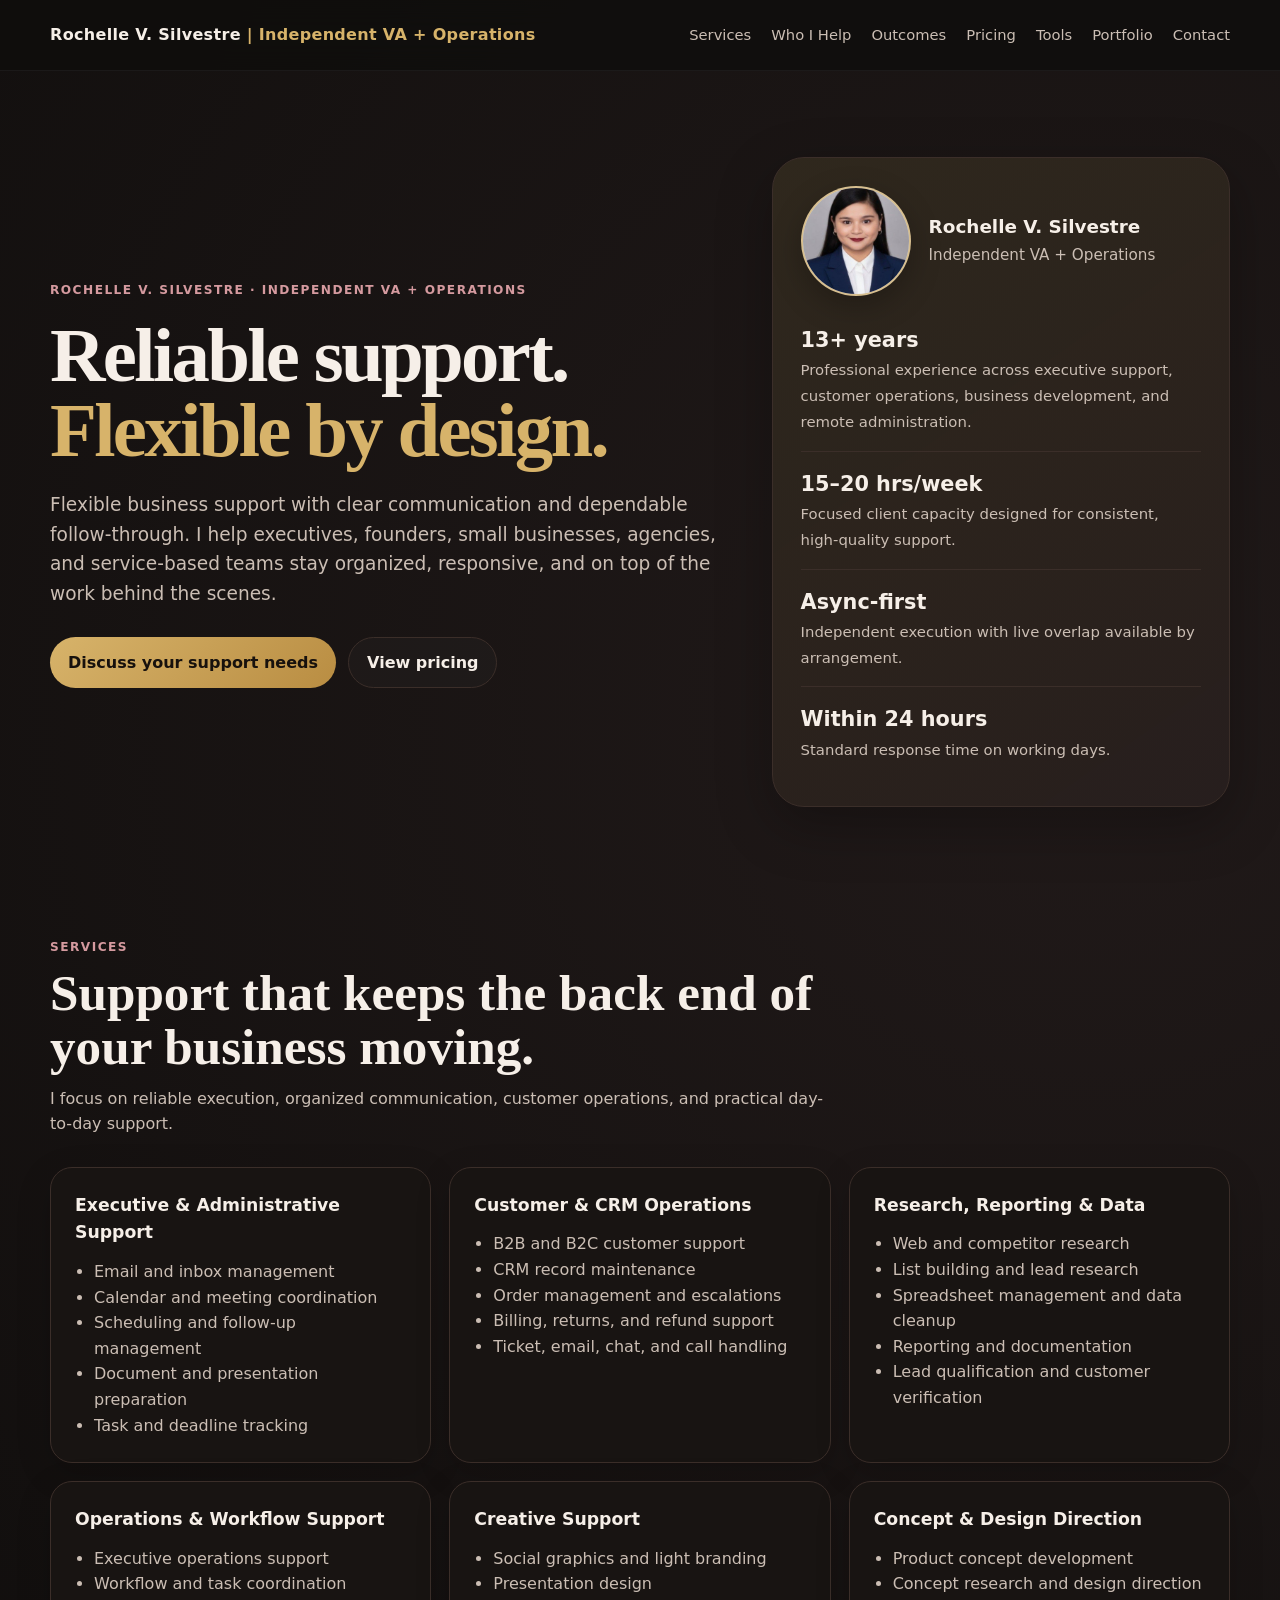
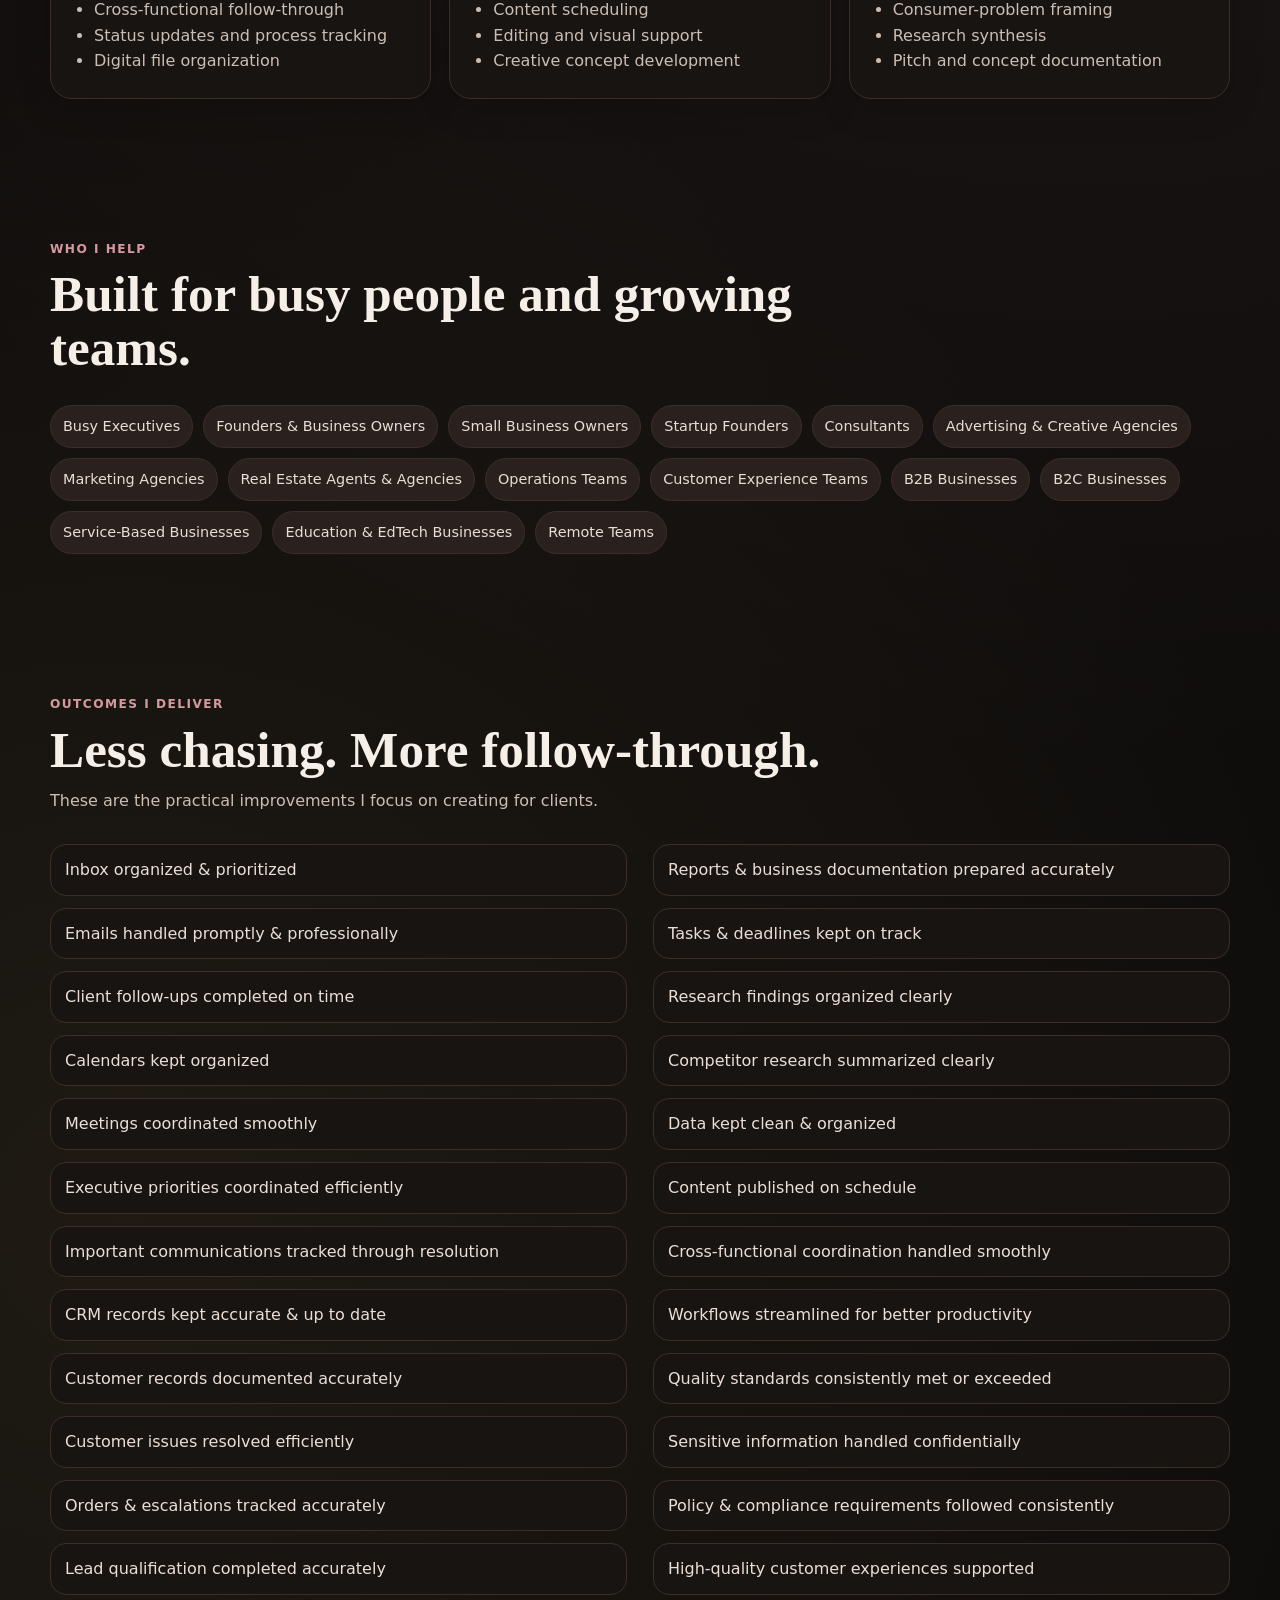
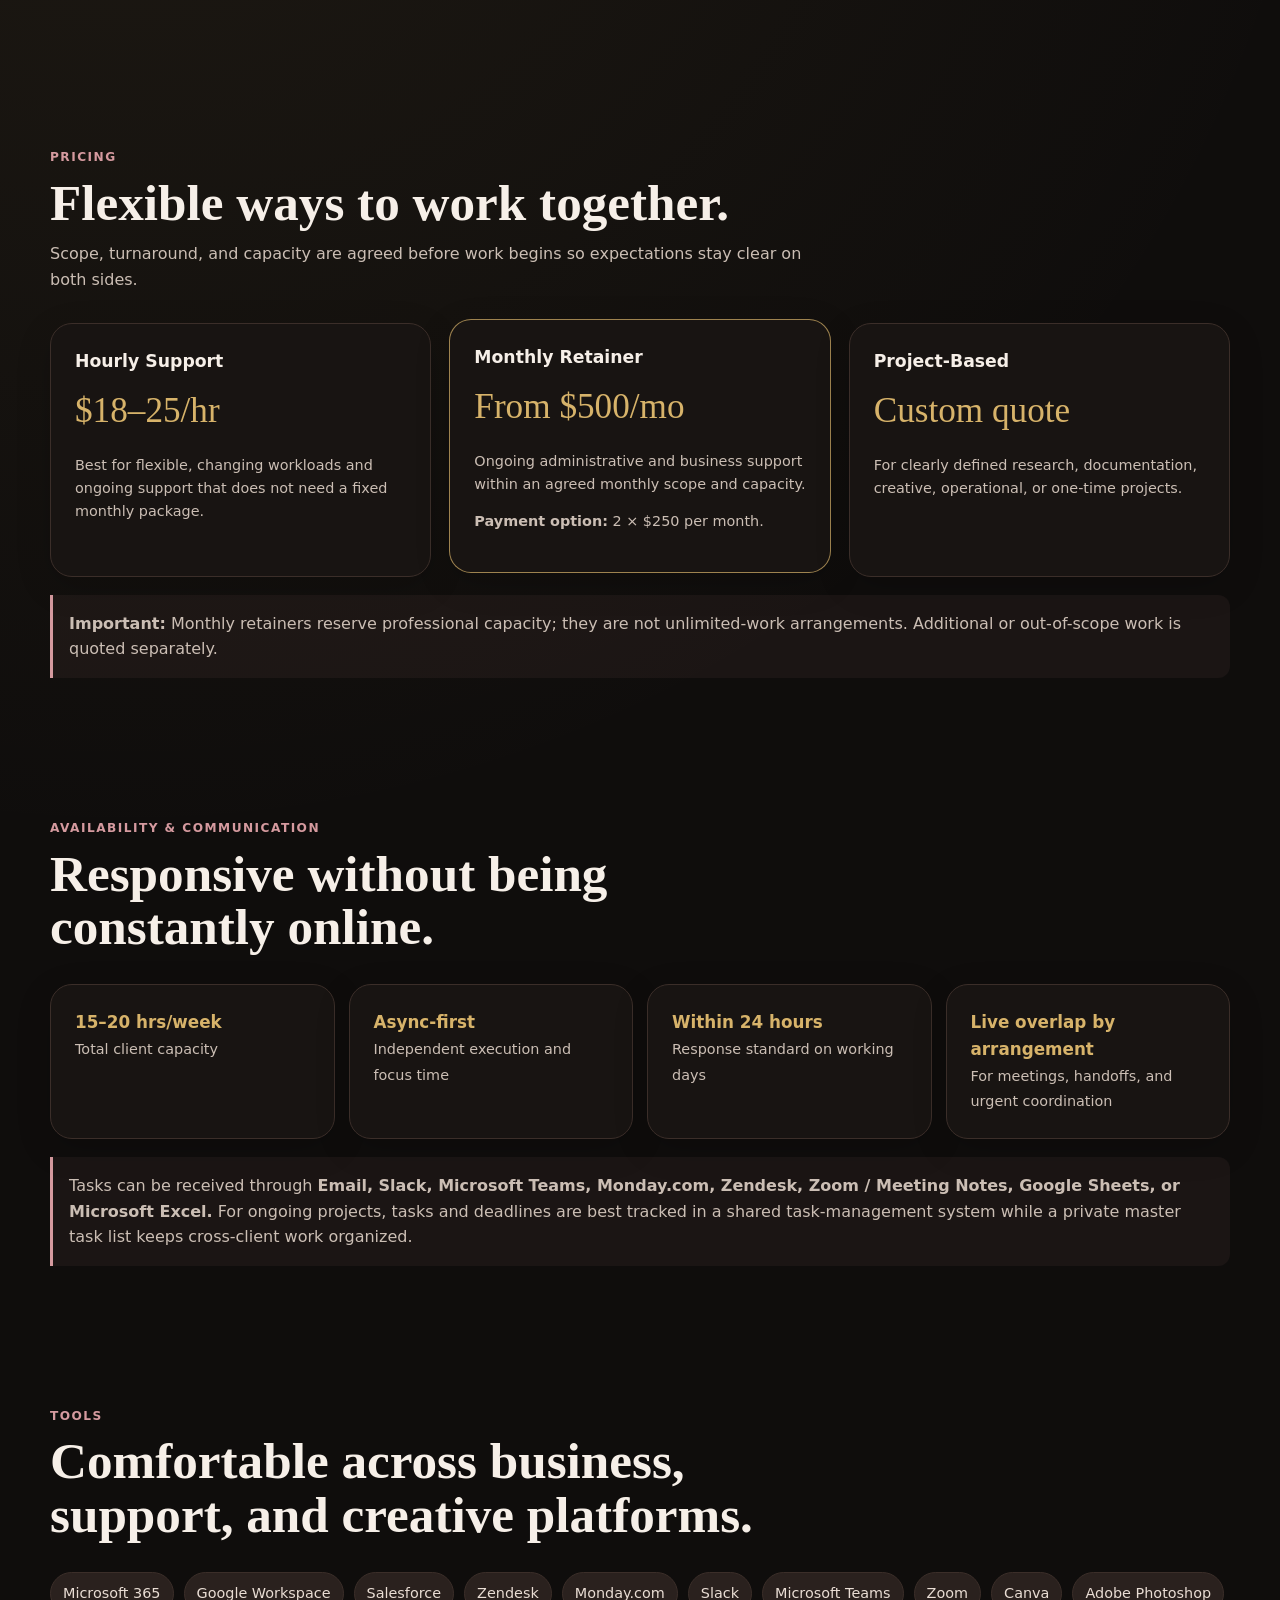
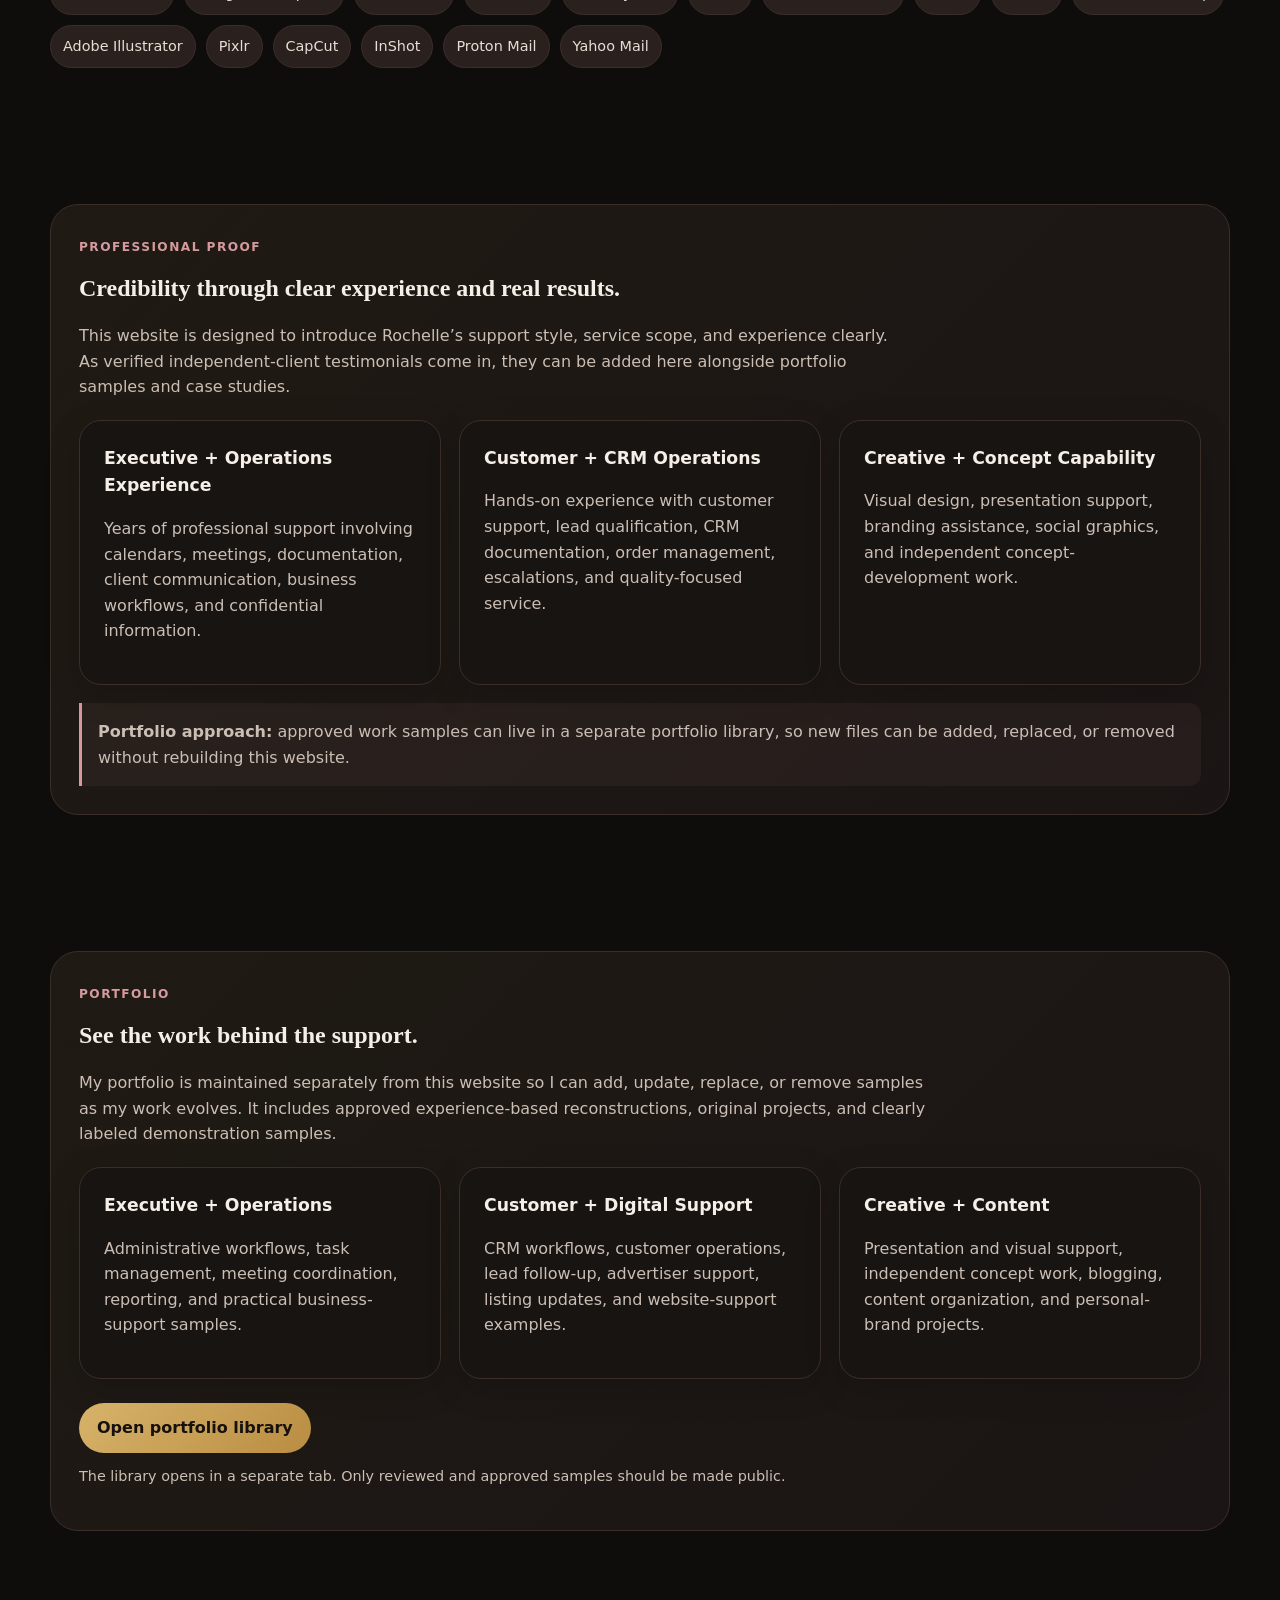
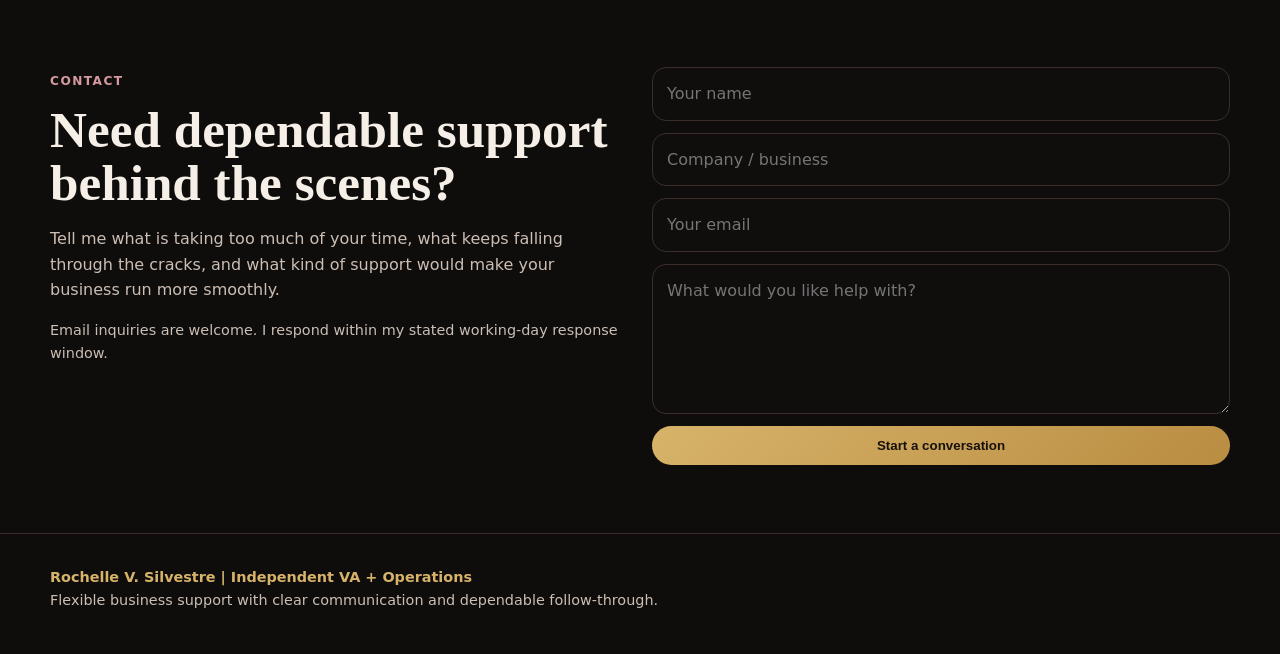
<file: rrlvs-va.html>
<!DOCTYPE html>
<html lang="en">
<head>
  <meta charset="utf-8" />
  <meta name="viewport" content="width=device-width, initial-scale=1" />
  <title>Rochelle V. Silvestre | Independent VA + Operations</title>
  <!-- Standalone website: no Tumblr dependency -->
  <meta name="description" content="Independent virtual assistant and operations support by Rochelle V. Silvestre for executives, founders, small businesses, agencies, and service-based teams." />
  <style>
    :root{
      --bg:#0f0d0c;
      --panel:#181412;
      --panel-2:#201916;
      --text:#f6efe8;
      --muted:#cbbeb4;
      --gold:#d7b36a;
      --blush:#d59a9f;
      --line:#3b2e29;
      --soft:#2a211e;
      --max:1180px;
      --radius:22px;
      --shadow:0 18px 55px rgba(0,0,0,.28);
    }
    *{box-sizing:border-box}
    html{scroll-behavior:smooth}
    body{
      margin:0;
      font-family:Inter,ui-sans-serif,system-ui,-apple-system,BlinkMacSystemFont,"Segoe UI",sans-serif;
      background:
        radial-gradient(circle at 85% 10%, rgba(213,154,159,.09), transparent 26%),
        radial-gradient(circle at 10% 40%, rgba(215,179,106,.08), transparent 28%),
        var(--bg);
      color:var(--text);
      line-height:1.6;
    }
    a{color:inherit;text-decoration:none}
    .wrap{width:min(var(--max),calc(100% - 36px));margin:auto}
    nav{
      position:sticky;top:0;z-index:20;
      backdrop-filter:blur(14px);
      background:rgba(15,13,12,.78);
      border-bottom:1px solid rgba(255,255,255,.05);
    }
    .nav-inner{
      min-height:70px;display:flex;align-items:center;justify-content:space-between;gap:22px;
    }
    .brand{font-weight:800;letter-spacing:.02em}
    .brand span{color:var(--gold)}
    .nav-links{display:flex;gap:20px;flex-wrap:wrap;font-size:.92rem;color:var(--muted)}
    .nav-links a:hover{color:var(--text)}
    .btn{
      display:inline-flex;align-items:center;justify-content:center;
      border-radius:999px;padding:12px 18px;font-weight:700;
      border:1px solid var(--line);transition:.2s ease;
    }
    .btn.primary{
      background:linear-gradient(135deg,var(--gold),#b98d42);
      color:#17110d;border:0;
    }
    .btn.secondary{background:rgba(255,255,255,.02)}
    .btn:hover{transform:translateY(-1px)}
    header{padding:86px 0 58px}
    .hero{
      display:grid;grid-template-columns:1.2fr .8fr;gap:34px;align-items:center;
    }
    .eyebrow{
      display:inline-flex;gap:9px;align-items:center;
      color:var(--blush);font-weight:800;text-transform:uppercase;letter-spacing:.12em;font-size:.76rem;
    }
    h1{
      font-family:Georgia,"Times New Roman",serif;
      font-size:clamp(2.7rem,6vw,5.4rem);
      line-height:.98;margin:16px 0 22px;letter-spacing:-.035em;
    }
    h1 em{color:var(--gold);font-style:normal}
    .lead{font-size:1.16rem;color:var(--muted);max-width:760px}
    .cta-row{display:flex;gap:12px;flex-wrap:wrap;margin-top:28px}
    .hero-card{
      background:
        linear-gradient(145deg,rgba(215,179,106,.12),rgba(213,154,159,.08)),
        var(--panel);
      border:1px solid var(--line);border-radius:32px;padding:28px;box-shadow:var(--shadow);
      position:relative;overflow:hidden;
    }
    .hero-card:after{
      content:"";position:absolute;inset:-35% -20% auto auto;width:220px;height:220px;
      border-radius:50%;background:radial-gradient(circle,rgba(215,179,106,.18),transparent 65%);
      pointer-events:none;
    }
    .profile{
      display:flex;align-items:center;gap:18px;margin-bottom:12px;
      position:relative;z-index:1;
    }
    .profile-photo{
      width:110px;height:110px;border-radius:50%;object-fit:cover;object-position:center center;
      border:2px solid rgba(215,179,106,.65);
      box-shadow:0 10px 30px rgba(0,0,0,.25);
      background:#d8d8d8;
      flex:0 0 110px;
    }
    .profile h3{
      margin:0;font-size:1.15rem;line-height:1.25;
    }
    .profile p{
      margin:.35rem 0 0;color:var(--muted);font-size:.95rem;
    }
    .metric{padding:16px 0;border-bottom:1px solid var(--line);position:relative;z-index:1;}
    .metric:last-child{border-bottom:0}
    .metric strong{display:block;font-size:1.3rem}
    .metric span{color:var(--muted);font-size:.93rem}
    section{padding:68px 0}
    .section-head{max-width:780px;margin-bottom:30px}
    .section-head h2{
      font-family:Georgia,"Times New Roman",serif;
      font-size:clamp(2rem,4vw,3.6rem);line-height:1.05;margin:7px 0 12px;
    }
    .section-head p{color:var(--muted);margin:0}
    .grid{display:grid;gap:18px}
    .grid.three{grid-template-columns:repeat(3,1fr)}
    .card{
      background:var(--panel);border:1px solid var(--line);border-radius:var(--radius);
      padding:24px;box-shadow:0 10px 35px rgba(0,0,0,.16);
    }
    .card h3{margin:0 0 8px;font-size:1.08rem}
    .card p,.card li{color:var(--muted)}
    .card ul{margin:12px 0 0;padding-left:19px}
    .chips{display:flex;flex-wrap:wrap;gap:10px}
    .chip{
      border:1px solid var(--line);background:var(--soft);color:#e9ddd4;
      border-radius:999px;padding:9px 12px;font-size:.9rem;
    }
    .outcomes{columns:2;column-gap:26px}
    .outcome{
      break-inside:avoid;margin:0 0 12px;background:var(--panel);
      border:1px solid var(--line);border-radius:16px;padding:12px 14px;color:#eadfd7;
    }
    .price-card{position:relative}
    .price-card.featured{border-color:rgba(215,179,106,.7);transform:translateY(-4px)}
    .price{font-family:Georgia,"Times New Roman",serif;font-size:2.2rem;color:var(--gold)}
    .small{font-size:.9rem;color:var(--muted)}
    .availability{
      display:grid;grid-template-columns:repeat(4,1fr);gap:14px;
    }
    .availability .card strong{display:block;color:var(--gold);font-size:1.05rem}
    .proof{
      background:linear-gradient(135deg,rgba(215,179,106,.08),rgba(213,154,159,.06));
      border:1px solid var(--line);border-radius:28px;padding:28px;
    }
    .note{
      margin-top:18px;padding:16px;border-left:3px solid var(--blush);
      background:rgba(213,154,159,.06);color:var(--muted);border-radius:0 12px 12px 0;
    }
    .contact{
      display:grid;grid-template-columns:1fr 1fr;gap:24px;align-items:start;
    }
    form{display:grid;gap:12px}
    input,textarea{
      width:100%;background:#100e0d;color:var(--text);
      border:1px solid var(--line);border-radius:14px;padding:13px 14px;font:inherit;
    }
    textarea{min-height:150px;resize:vertical}
    footer{padding:32px 0 42px;border-top:1px solid var(--line);color:var(--muted);font-size:.9rem}
    .accent{color:var(--gold)}
    @media(max-width:900px){
      .hero,.contact{grid-template-columns:1fr}
      .grid.three{grid-template-columns:1fr}
      .availability{grid-template-columns:1fr 1fr}
      .nav-links{display:none}
    }
    @media(max-width:620px){
      header{padding-top:56px}
      .availability{grid-template-columns:1fr}
      .outcomes{columns:1}
      .wrap{width:min(var(--max),calc(100% - 24px))}
      .profile{align-items:flex-start}
    }
  </style>
</head>
<body>
  <nav>
    <div class="wrap nav-inner">
      <div class="brand">Rochelle V. Silvestre <span>| Independent VA + Operations</span></div>
      <div class="nav-links">
        <a href="#services">Services</a>
        <a href="#clients">Who I Help</a>
        <a href="#outcomes">Outcomes</a>
        <a href="#pricing">Pricing</a>
        <a href="#tools">Tools</a>
        <a href="#portfolio">Portfolio</a>
        <a href="#contact">Contact</a>
      </div>
    </div>
  </nav>

  <header>
    <div class="wrap hero">
      <div>
        <div class="eyebrow">Rochelle V. Silvestre · Independent VA + Operations</div>
        <h1>Reliable support. <em>Flexible by design.</em></h1>
        <p class="lead">Flexible business support with clear communication and dependable follow-through. I help executives, founders, small businesses, agencies, and service-based teams stay organized, responsive, and on top of the work behind the scenes.</p>
        <div class="cta-row">
          <a class="btn primary" href="#contact">Discuss your support needs</a>
          <a class="btn secondary" href="#pricing">View pricing</a>
        </div>
      </div>
      <aside class="hero-card">
        <div class="profile">
          <img class="profile-photo" src="[data-uri]" alt="Rochelle V. Silvestre headshot">
          <div>
            <h3>Rochelle V. Silvestre</h3>
            <p>Independent VA + Operations</p>
          </div>
        </div>
        <div class="metric">
          <strong>13+ years</strong>
          <span>Professional experience across executive support, customer operations, business development, and remote administration.</span>
        </div>
        <div class="metric">
          <strong>15–20 hrs/week</strong>
          <span>Focused client capacity designed for consistent, high-quality support.</span>
        </div>
        <div class="metric">
          <strong>Async-first</strong>
          <span>Independent execution with live overlap available by arrangement.</span>
        </div>
        <div class="metric">
          <strong>Within 24 hours</strong>
          <span>Standard response time on working days.</span>
        </div>
      </aside>
    </div>
  </header>

  <main>
    <section id="services">
      <div class="wrap">
        <div class="section-head">
          <div class="eyebrow">Services</div>
          <h2>Support that keeps the back end of your business moving.</h2>
          <p>I focus on reliable execution, organized communication, customer operations, and practical day-to-day support.</p>
        </div>
        <div class="grid three">
          <article class="card">
            <h3>Executive & Administrative Support</h3>
            <ul>
              <li>Email and inbox management</li>
              <li>Calendar and meeting coordination</li>
              <li>Scheduling and follow-up management</li>
              <li>Document and presentation preparation</li>
              <li>Task and deadline tracking</li>
            </ul>
          </article>
          <article class="card">
            <h3>Customer & CRM Operations</h3>
            <ul>
              <li>B2B and B2C customer support</li>
              <li>CRM record maintenance</li>
              <li>Order management and escalations</li>
              <li>Billing, returns, and refund support</li>
              <li>Ticket, email, chat, and call handling</li>
            </ul>
          </article>
          <article class="card">
            <h3>Research, Reporting & Data</h3>
            <ul>
              <li>Web and competitor research</li>
              <li>List building and lead research</li>
              <li>Spreadsheet management and data cleanup</li>
              <li>Reporting and documentation</li>
              <li>Lead qualification and customer verification</li>
            </ul>
          </article>
          <article class="card">
            <h3>Operations & Workflow Support</h3>
            <ul>
              <li>Executive operations support</li>
              <li>Workflow and task coordination</li>
              <li>Cross-functional follow-through</li>
              <li>Status updates and process tracking</li>
              <li>Digital file organization</li>
            </ul>
          </article>
          <article class="card">
            <h3>Creative Support</h3>
            <ul>
              <li>Social graphics and light branding</li>
              <li>Presentation design</li>
              <li>Content scheduling</li>
              <li>Editing and visual support</li>
              <li>Creative concept development</li>
            </ul>
          </article>
          <article class="card">
            <h3>Concept & Design Direction</h3>
            <ul>
              <li>Product concept development</li>
              <li>Concept research and design direction</li>
              <li>Consumer-problem framing</li>
              <li>Research synthesis</li>
              <li>Pitch and concept documentation</li>
            </ul>
          </article>
        </div>
      </div>
    </section>

    <section id="clients">
      <div class="wrap">
        <div class="section-head">
          <div class="eyebrow">Who I Help</div>
          <h2>Built for busy people and growing teams.</h2>
        </div>
        <div class="chips">
          <span class="chip">Busy Executives</span>
          <span class="chip">Founders & Business Owners</span>
          <span class="chip">Small Business Owners</span>
          <span class="chip">Startup Founders</span>
          <span class="chip">Consultants</span>
          <span class="chip">Advertising & Creative Agencies</span>
          <span class="chip">Marketing Agencies</span>
          <span class="chip">Real Estate Agents & Agencies</span>
          <span class="chip">Operations Teams</span>
          <span class="chip">Customer Experience Teams</span>
          <span class="chip">B2B Businesses</span>
          <span class="chip">B2C Businesses</span>
          <span class="chip">Service-Based Businesses</span>
          <span class="chip">Education & EdTech Businesses</span>
          <span class="chip">Remote Teams</span>
        </div>
      </div>
    </section>

    <section id="outcomes">
      <div class="wrap">
        <div class="section-head">
          <div class="eyebrow">Outcomes I Deliver</div>
          <h2>Less chasing. More follow-through.</h2>
          <p>These are the practical improvements I focus on creating for clients.</p>
        </div>
        <div class="outcomes">
          <div class="outcome">Inbox organized & prioritized</div>
          <div class="outcome">Emails handled promptly & professionally</div>
          <div class="outcome">Client follow-ups completed on time</div>
          <div class="outcome">Calendars kept organized</div>
          <div class="outcome">Meetings coordinated smoothly</div>
          <div class="outcome">Executive priorities coordinated efficiently</div>
          <div class="outcome">Important communications tracked through resolution</div>
          <div class="outcome">CRM records kept accurate & up to date</div>
          <div class="outcome">Customer records documented accurately</div>
          <div class="outcome">Customer issues resolved efficiently</div>
          <div class="outcome">Orders & escalations tracked accurately</div>
          <div class="outcome">Lead qualification completed accurately</div>
          <div class="outcome">Reports & business documentation prepared accurately</div>
          <div class="outcome">Tasks & deadlines kept on track</div>
          <div class="outcome">Research findings organized clearly</div>
          <div class="outcome">Competitor research summarized clearly</div>
          <div class="outcome">Data kept clean & organized</div>
          <div class="outcome">Content published on schedule</div>
          <div class="outcome">Cross-functional coordination handled smoothly</div>
          <div class="outcome">Workflows streamlined for better productivity</div>
          <div class="outcome">Quality standards consistently met or exceeded</div>
          <div class="outcome">Sensitive information handled confidentially</div>
          <div class="outcome">Policy & compliance requirements followed consistently</div>
          <div class="outcome">High-quality customer experiences supported</div>
        </div>
      </div>
    </section>

    <section id="pricing">
      <div class="wrap">
        <div class="section-head">
          <div class="eyebrow">Pricing</div>
          <h2>Flexible ways to work together.</h2>
          <p>Scope, turnaround, and capacity are agreed before work begins so expectations stay clear on both sides.</p>
        </div>
        <div class="grid three">
          <article class="card price-card">
            <h3>Hourly Support</h3>
            <div class="price">$18–25/hr</div>
            <p class="small">Best for flexible, changing workloads and ongoing support that does not need a fixed monthly package.</p>
          </article>
          <article class="card price-card featured">
            <h3>Monthly Retainer</h3>
            <div class="price">From $500/mo</div>
            <p class="small">Ongoing administrative and business support within an agreed monthly scope and capacity.</p>
            <p class="small"><strong>Payment option:</strong> 2 × $250 per month.</p>
          </article>
          <article class="card price-card">
            <h3>Project-Based</h3>
            <div class="price">Custom quote</div>
            <p class="small">For clearly defined research, documentation, creative, operational, or one-time projects.</p>
          </article>
        </div>
        <div class="note"><strong>Important:</strong> Monthly retainers reserve professional capacity; they are not unlimited-work arrangements. Additional or out-of-scope work is quoted separately.</div>
      </div>
    </section>

    <section id="availability">
      <div class="wrap">
        <div class="section-head">
          <div class="eyebrow">Availability & Communication</div>
          <h2>Responsive without being constantly online.</h2>
        </div>
        <div class="availability">
          <div class="card"><strong>15–20 hrs/week</strong><span class="small">Total client capacity</span></div>
          <div class="card"><strong>Async-first</strong><span class="small">Independent execution and focus time</span></div>
          <div class="card"><strong>Within 24 hours</strong><span class="small">Response standard on working days</span></div>
          <div class="card"><strong>Live overlap by arrangement</strong><span class="small">For meetings, handoffs, and urgent coordination</span></div>
        </div>
        <div class="note">Tasks can be received through <strong>Email, Slack, Microsoft Teams, Monday.com, Zendesk, Zoom / Meeting Notes, Google Sheets, or Microsoft Excel.</strong> For ongoing projects, tasks and deadlines are best tracked in a shared task-management system while a private master task list keeps cross-client work organized.</div>
      </div>
    </section>

    <section id="tools">
      <div class="wrap">
        <div class="section-head">
          <div class="eyebrow">Tools</div>
          <h2>Comfortable across business, support, and creative platforms.</h2>
        </div>
        <div class="chips">
          <span class="chip">Microsoft 365</span>
          <span class="chip">Google Workspace</span>
          <span class="chip">Salesforce</span>
          <span class="chip">Zendesk</span>
          <span class="chip">Monday.com</span>
          <span class="chip">Slack</span>
          <span class="chip">Microsoft Teams</span>
          <span class="chip">Zoom</span>
          <span class="chip">Canva</span>
          <span class="chip">Adobe Photoshop</span>
          <span class="chip">Adobe Illustrator</span>
          <span class="chip">Pixlr</span>
          <span class="chip">CapCut</span>
          <span class="chip">InShot</span>
          <span class="chip">Proton Mail</span>
          <span class="chip">Yahoo Mail</span>
        </div>
      </div>
    </section>

    <section id="proof">
      <div class="wrap">
        <div class="proof">
          <div class="eyebrow">Professional Proof</div>
          <h2 style="font-family:Georgia,'Times New Roman',serif;margin:10px 0 12px;">Credibility through clear experience and real results.</h2>
          <p style="color:var(--muted);max-width:820px;">This website is designed to introduce Rochelle’s support style, service scope, and experience clearly. As verified independent-client testimonials come in, they can be added here alongside portfolio samples and case studies.</p>
          <div class="grid three" style="margin-top:20px;">
            <div class="card">
              <h3>Executive + Operations Experience</h3>
              <p>Years of professional support involving calendars, meetings, documentation, client communication, business workflows, and confidential information.</p>
            </div>
            <div class="card">
              <h3>Customer + CRM Operations</h3>
              <p>Hands-on experience with customer support, lead qualification, CRM documentation, order management, escalations, and quality-focused service.</p>
            </div>
            <div class="card">
              <h3>Creative + Concept Capability</h3>
              <p>Visual design, presentation support, branding assistance, social graphics, and independent concept-development work.</p>
            </div>
          </div>
          <div class="note"><strong>Portfolio approach:</strong> approved work samples can live in a separate portfolio library, so new files can be added, replaced, or removed without rebuilding this website.</div>
        </div>
      </div>
    </section>


    <section id="portfolio">
      <div class="wrap">
        <div class="proof">
          <div class="eyebrow">Portfolio</div>
          <h2 style="font-family:Georgia,'Times New Roman',serif;margin:10px 0 12px;">See the work behind the support.</h2>
          <p style="color:var(--muted);max-width:860px;">My portfolio is maintained separately from this website so I can add, update, replace, or remove samples as my work evolves. It includes approved experience-based reconstructions, original projects, and clearly labeled demonstration samples.</p>

          <div class="grid three" style="margin-top:20px;">
            <div class="card">
              <h3>Executive + Operations</h3>
              <p>Administrative workflows, task management, meeting coordination, reporting, and practical business-support samples.</p>
            </div>
            <div class="card">
              <h3>Customer + Digital Support</h3>
              <p>CRM workflows, customer operations, lead follow-up, advertiser support, listing updates, and website-support examples.</p>
            </div>
            <div class="card">
              <h3>Creative + Content</h3>
              <p>Presentation and visual support, independent concept work, blogging, content organization, and personal-brand projects.</p>
            </div>
          </div>

          <div class="cta-row" style="margin-top:24px;">
            <a id="portfolioLibraryLink" class="btn primary" href="#" target="_blank" rel="noopener noreferrer" onclick="return openPortfolioLibrary(event);">Open portfolio library</a>
          </div>
          <p class="small" style="margin-top:12px;">The library opens in a separate tab. Only reviewed and approved samples should be made public.</p>
        </div>
      </div>
    </section>

    <section id="contact">
      <div class="wrap contact">
        <div>
          <div class="eyebrow">Contact</div>
          <h2 style="font-family:Georgia,'Times New Roman',serif;font-size:clamp(2rem,4vw,3.5rem);line-height:1.05;margin:10px 0 14px;">Need dependable support behind the scenes?</h2>
          <p class="lead" style="font-size:1rem;">Tell me what is taking too much of your time, what keeps falling through the cracks, and what kind of support would make your business run more smoothly.</p>
          <p class="small">Email inquiries are welcome. I respond within my stated working-day response window.</p>
        </div>
        <form onsubmit="sendMail(event)">
          <input id="name" type="text" placeholder="Your name" required />
          <input id="company" type="text" placeholder="Company / business" />
          <input id="email" type="email" placeholder="Your email" required />
          <textarea id="message" placeholder="What would you like help with?" required></textarea>
          <button class="btn primary" type="submit">Start a conversation</button>
        </form>
      </div>
    </section>
  </main>

  <footer>
    <div class="wrap">
      <strong class="accent">Rochelle V. Silvestre | Independent VA + Operations</strong><br/>
      Flexible business support with clear communication and dependable follow-through.
    </div>
  </footer>

  <script>
    // ONE-TIME PORTFOLIO SETUP:
    // Paste the public URL of your Google Drive folder, Notion portfolio, Dropbox folder,
    // or other public portfolio library between the quotation marks below.
    // After that, you can add/remove files in that external library without changing this website.
    const PORTFOLIO_LIBRARY_URL = "https://drive.google.com/drive/folders/11NKFAENCXJTEHPwaUWsQvUImErH18HzS";

    function openPortfolioLibrary(e){
      if (!PORTFOLIO_LIBRARY_URL.trim()) {
        e.preventDefault();
        alert("The portfolio library link is being prepared. Please check back soon.");
        return false;
      }
      document.getElementById("portfolioLibraryLink").href = PORTFOLIO_LIBRARY_URL;
      return true;
    }

    function sendMail(e){
      e.preventDefault();
      const businessEmail = "rochelleraevaldess@gmail.com";
      const name = document.getElementById("name").value;
      const company = document.getElementById("company").value;
      const email = document.getElementById("email").value;
      const message = document.getElementById("message").value;
      const subject = encodeURIComponent("VA support inquiry from " + name);
      const body = encodeURIComponent(
        "Name: " + name + "\n" +
        "Company: " + company + "\n" +
        "Email: " + email + "\n\n" +
        message
      );
      window.location.href = "mailto:" + businessEmail + "?subject=" + subject + "&body=" + body;
    }
  </script>
</body>
</html>
</file>
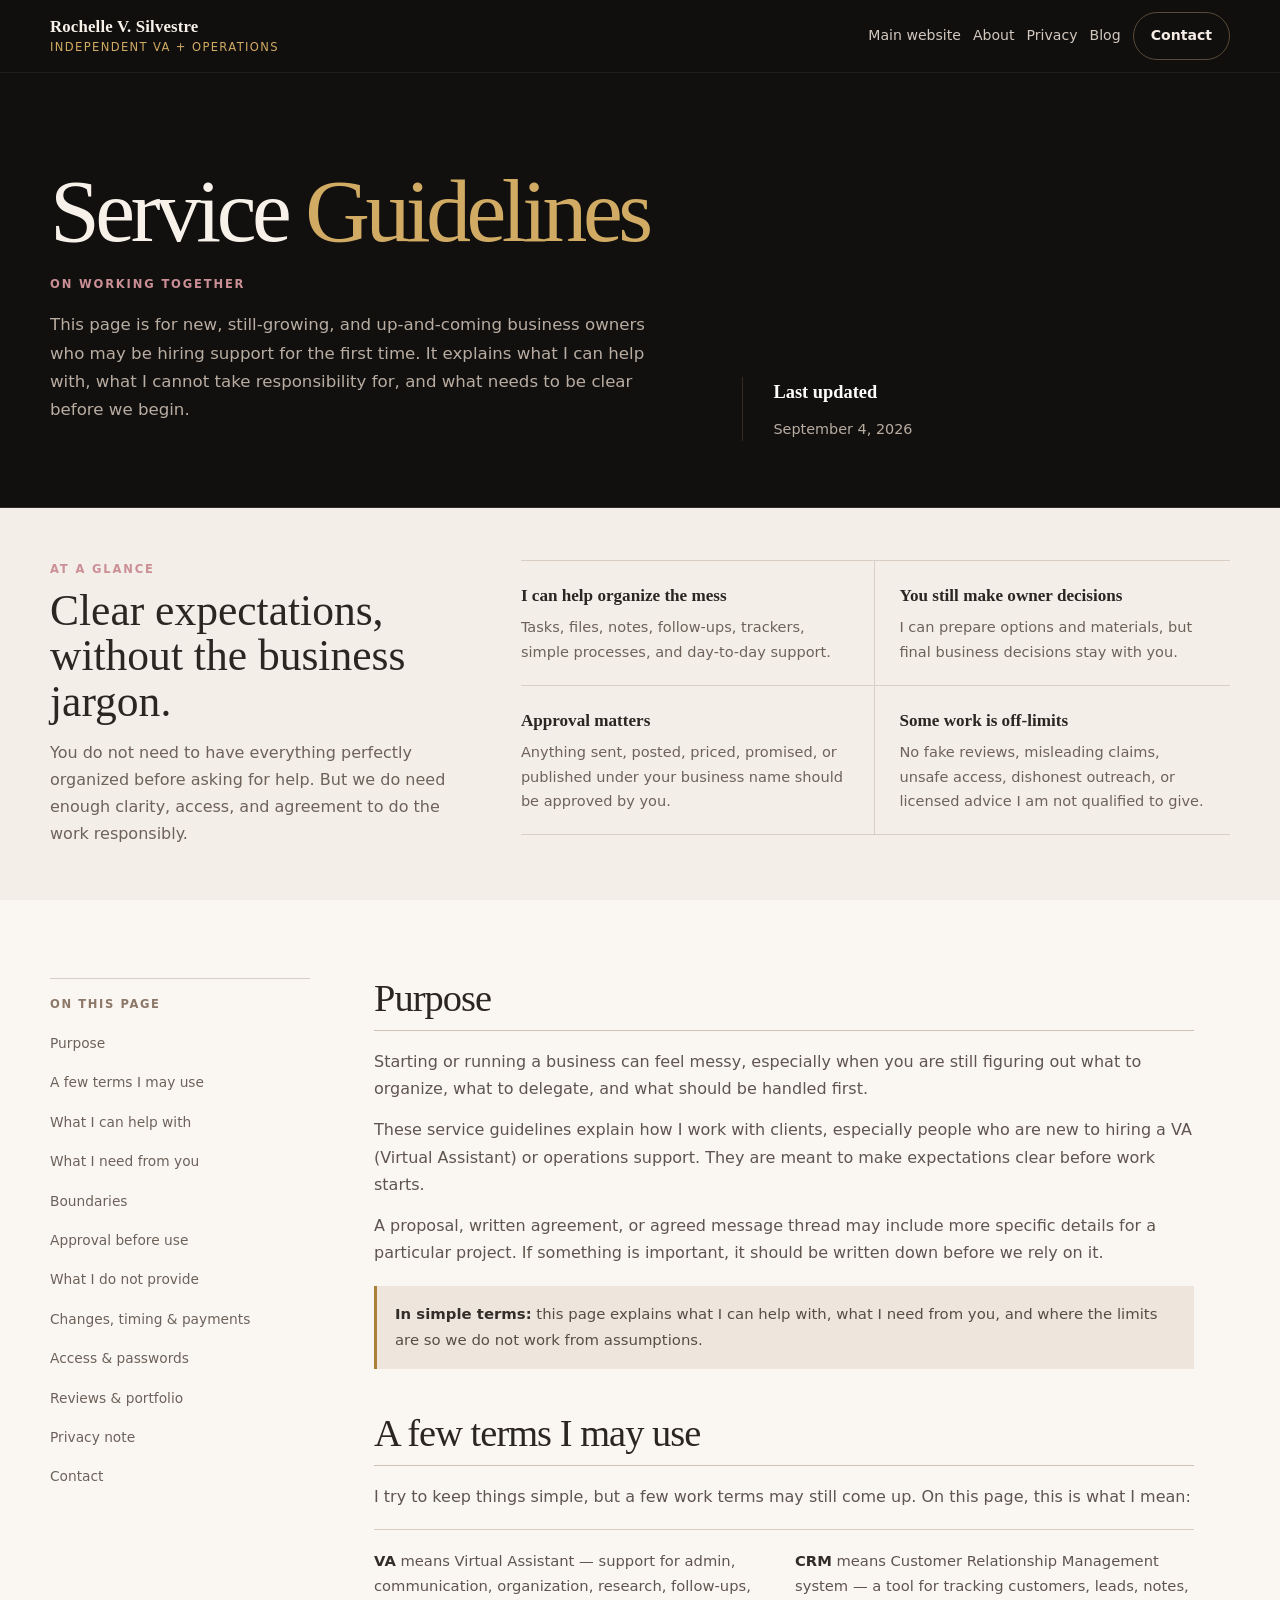
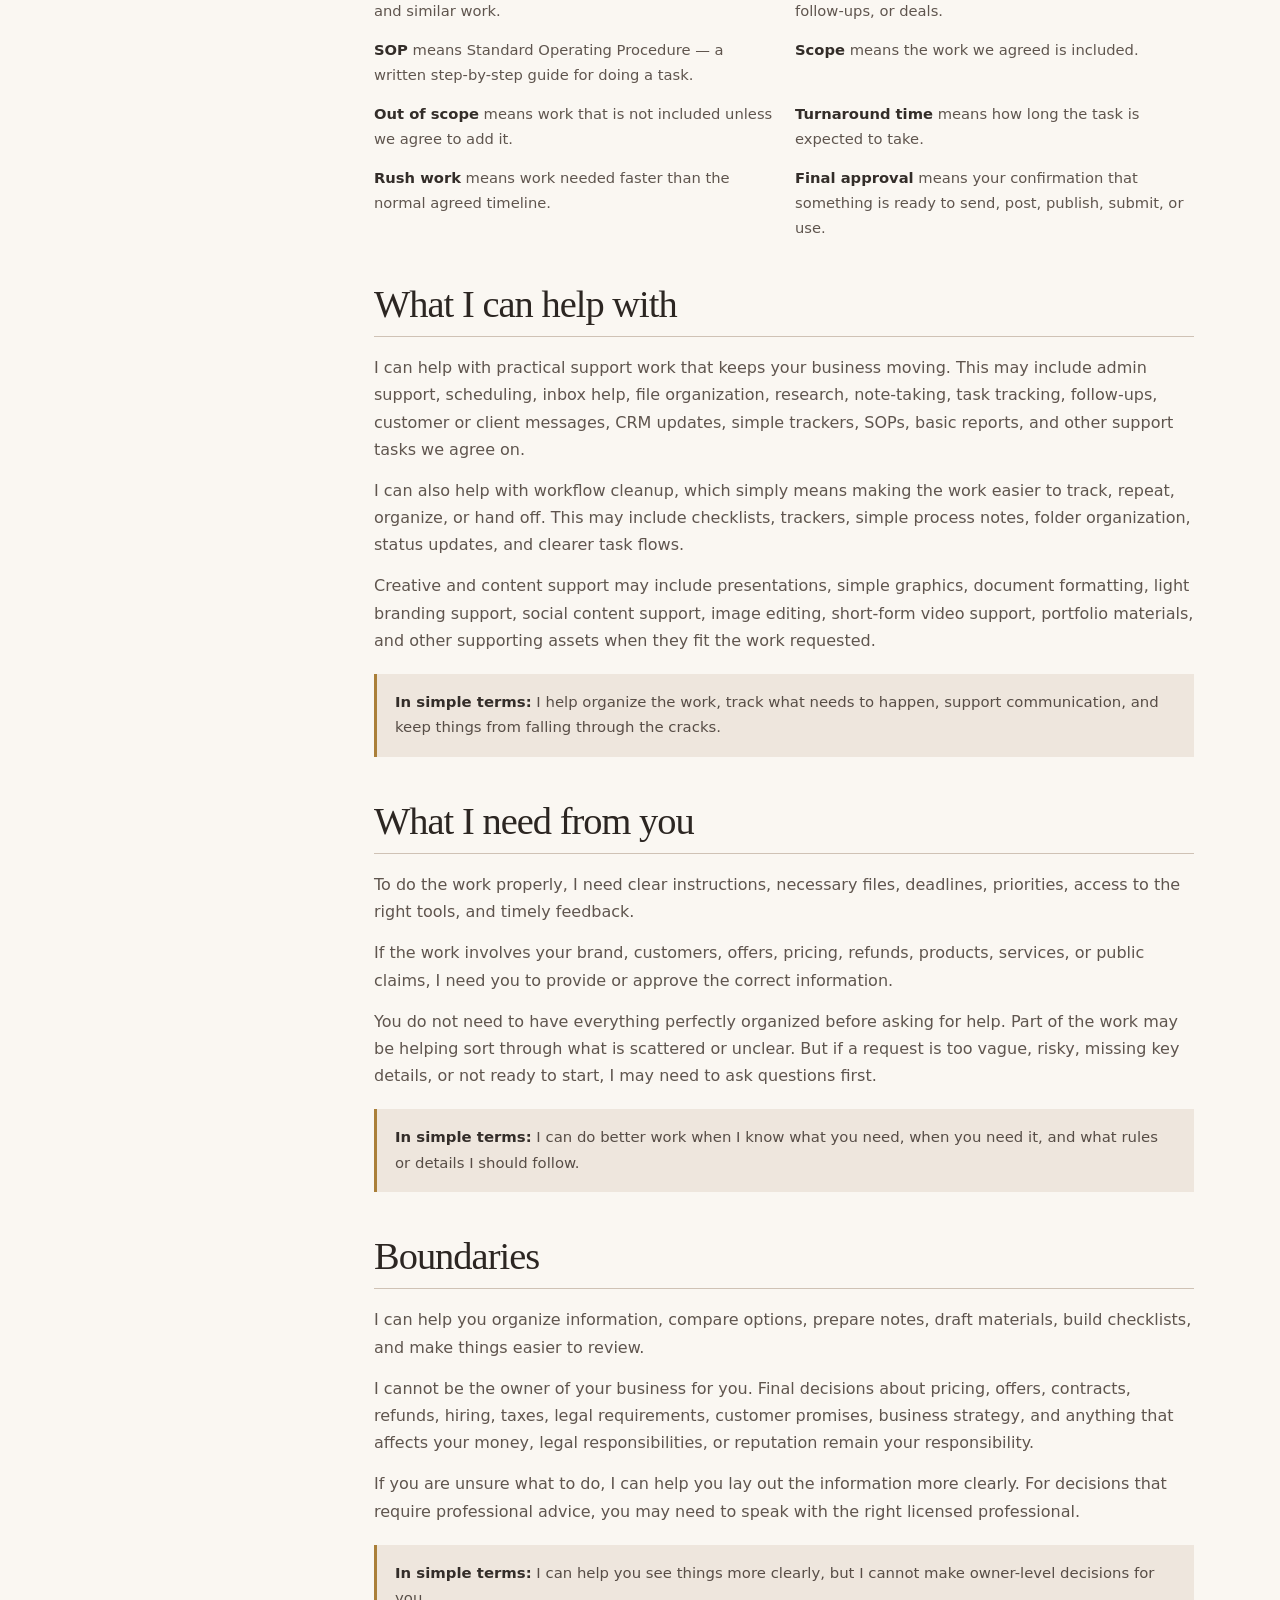
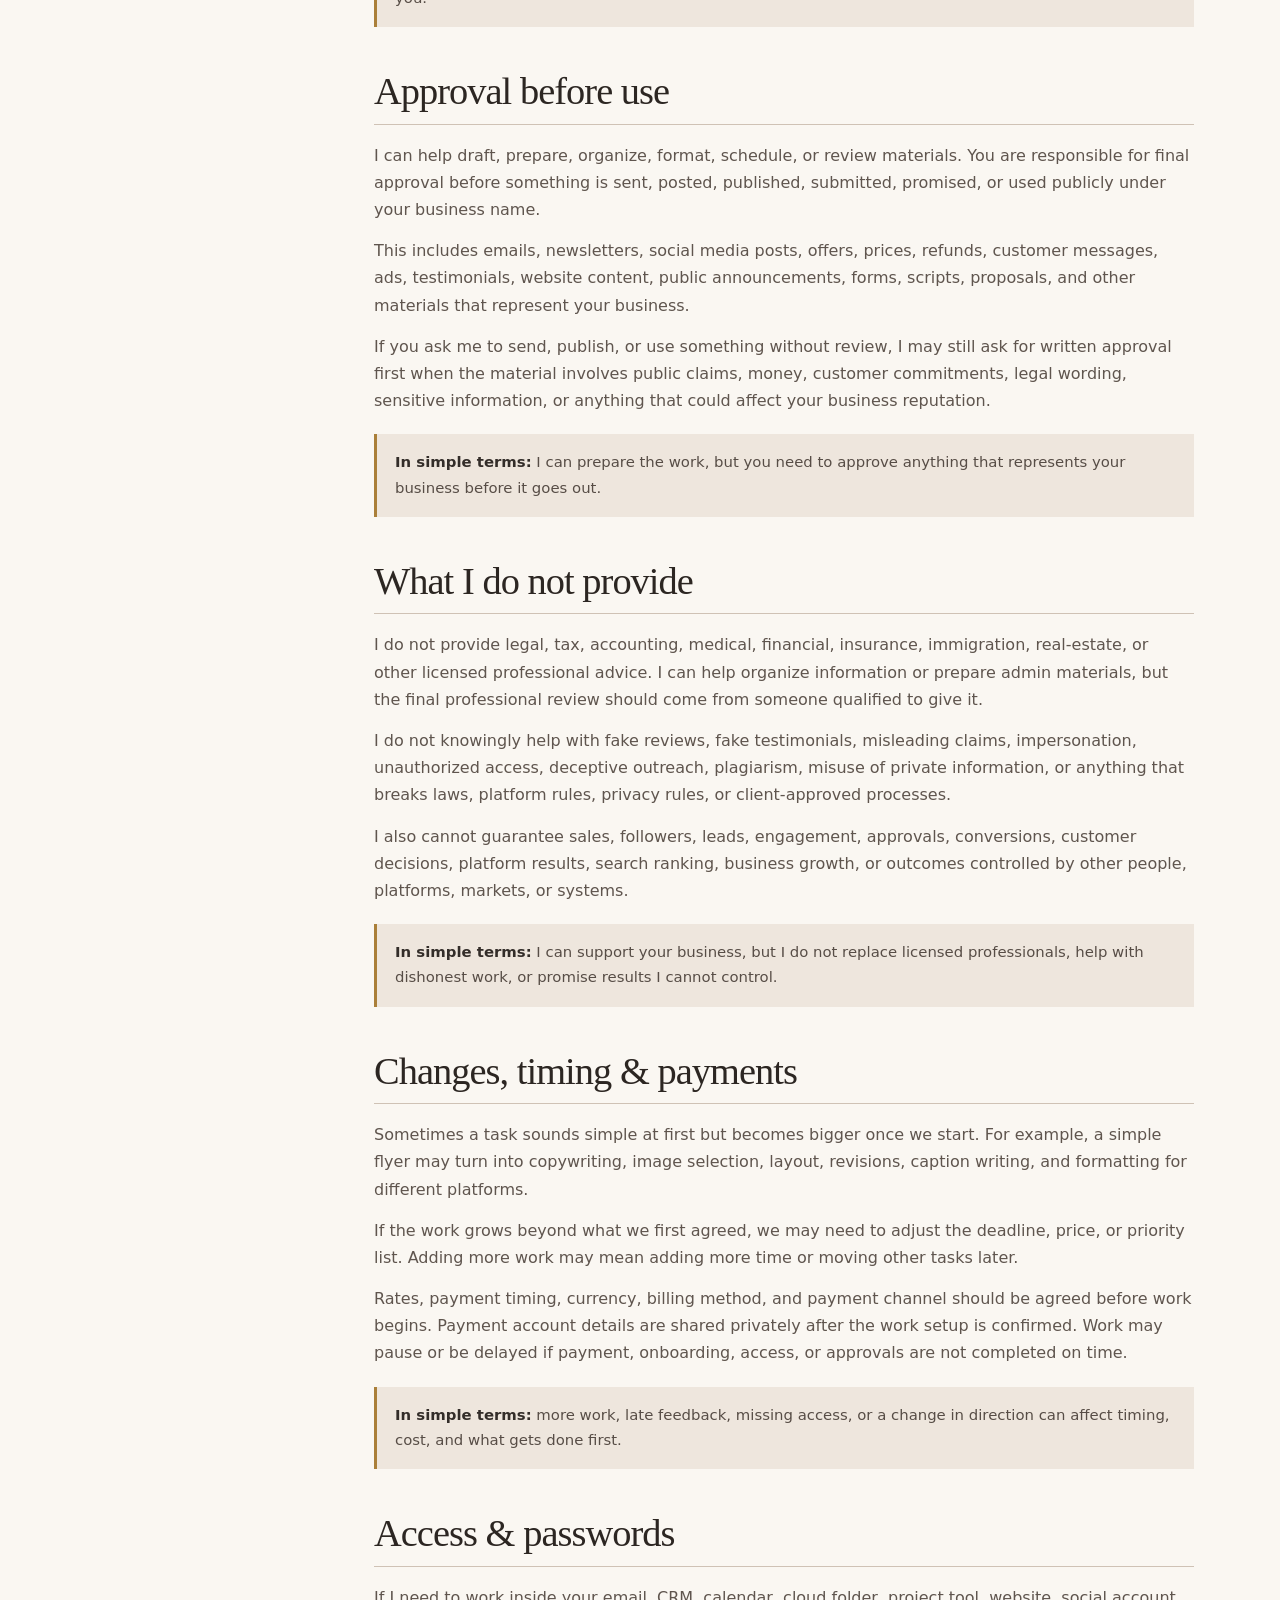
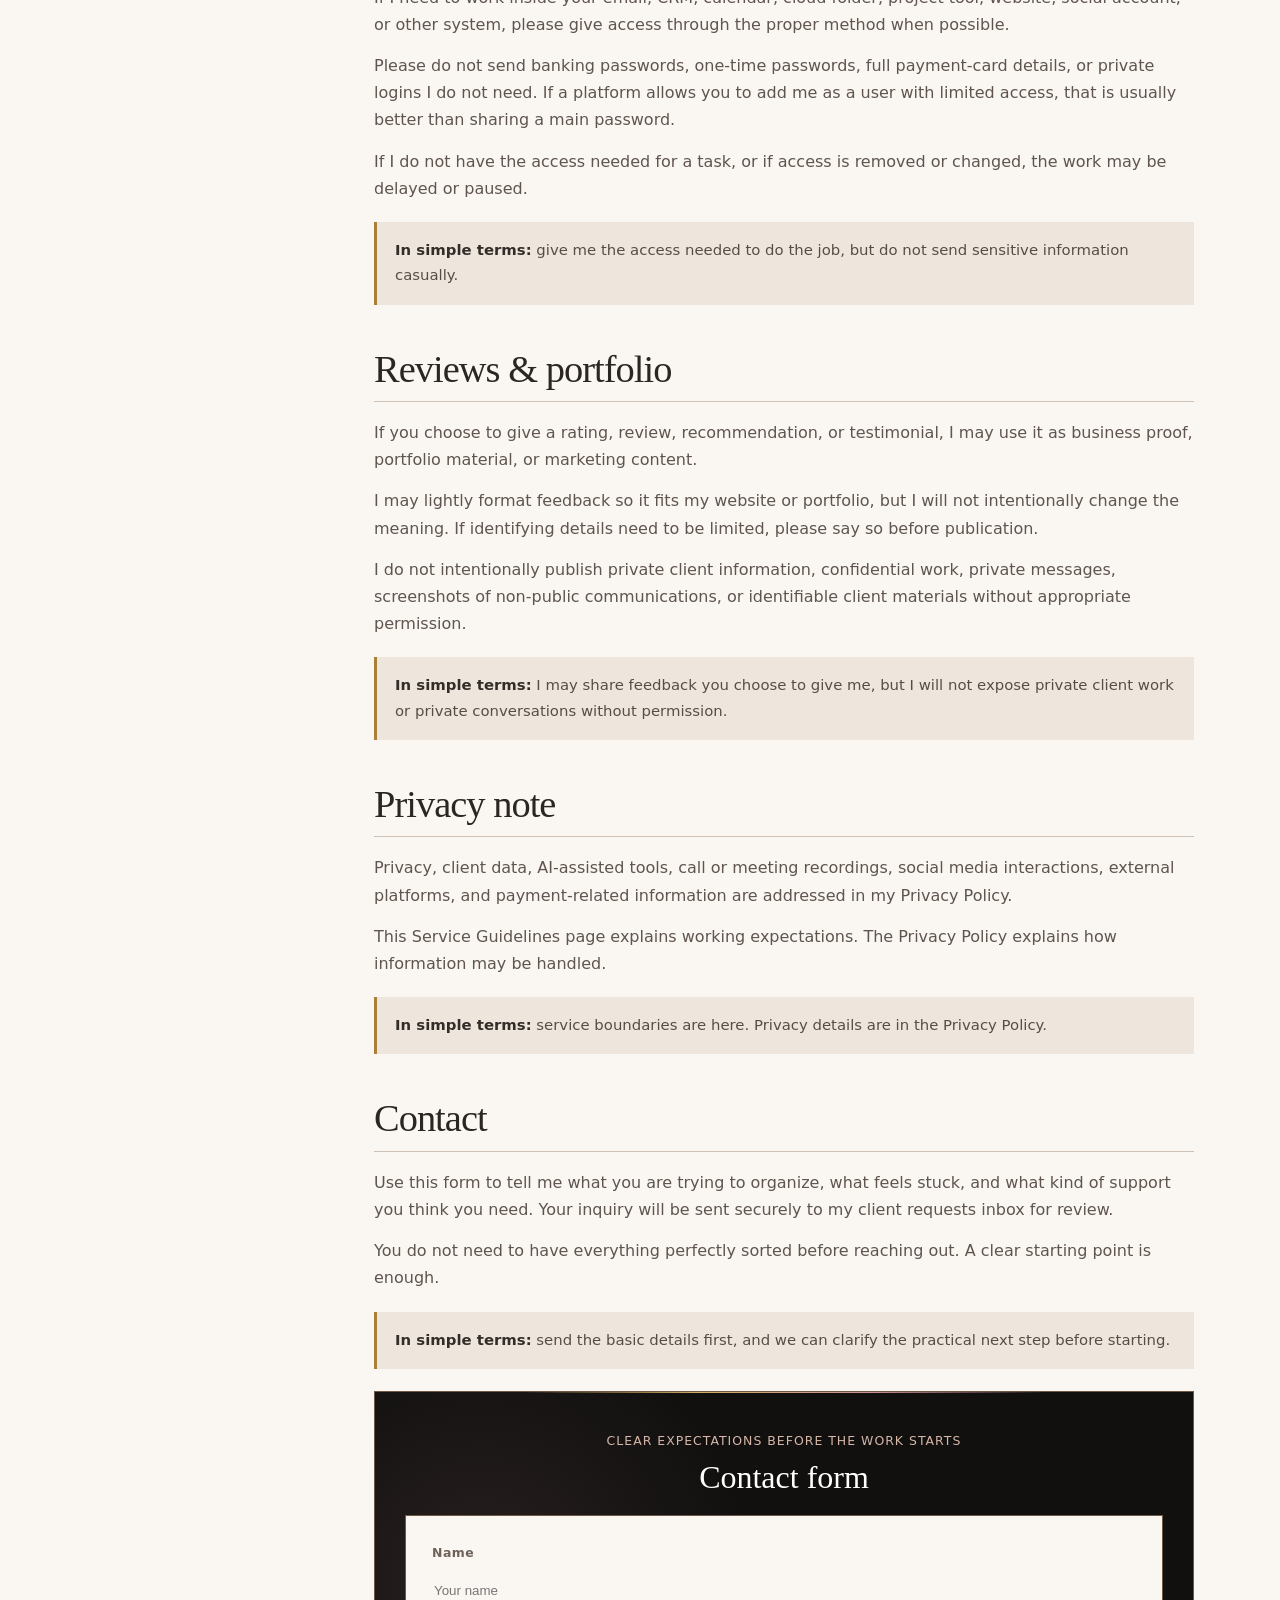
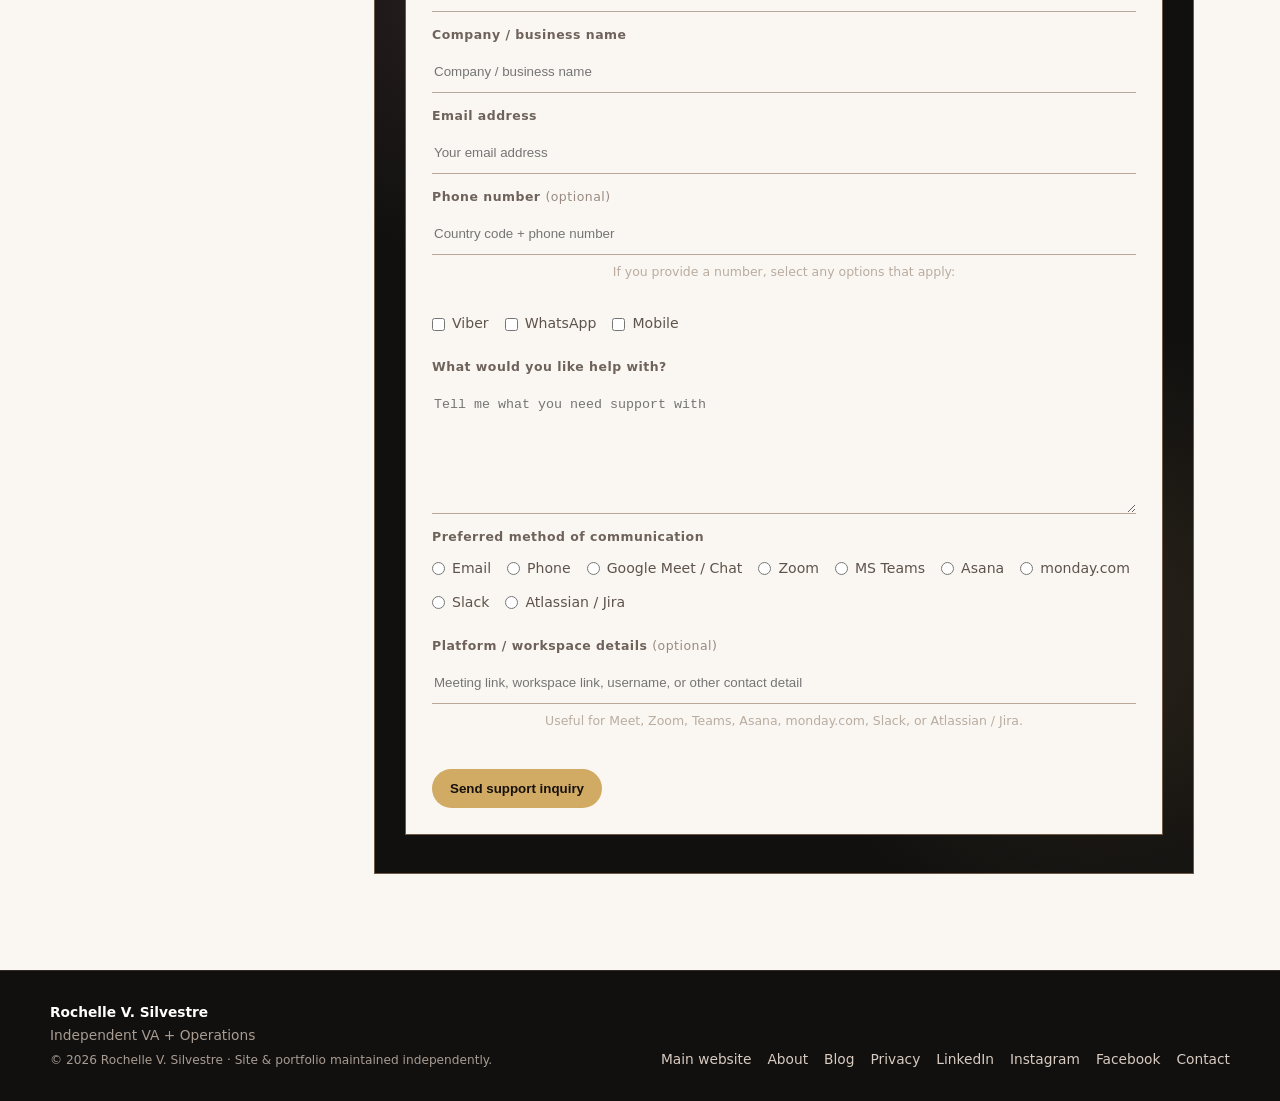
<file: service-policies.html>
<!doctype html>
<html lang="en">
<head>
<meta charset="utf-8" />
<meta name="viewport" content="width=device-width,initial-scale=1" />
<title>Service Guidelines | Rochelle V. Silvestre</title>
<meta name="description" content="Plain-language service guidelines for working with Rochelle V. Silvestre | Independent VA + Operations." />
<link rel="canonical" href="https://rrlvsva.wasmer.app/service-policies.html">
<style>
:root{
  --ink:#11100f;
  --ink-2:#181512;
  --cream:#f3eee7;
  --paper:#faf7f2;
  --text:#f7f1ea;
  --dark-text:#2b2622;
  --muted:#b9aca1;
  --muted-dark:#6e625b;
  --gold:#d1ab63;
  --gold-deep:#aa7f39;
  --blush:#cb8f96;
  --line-dark:#332a24;
  --line-light:#d8cec4;
  --max:1180px;
}
*{box-sizing:border-box}
html{scroll-behavior:smooth}
body{margin:0;background:var(--ink);color:var(--text);font-family:Inter,ui-sans-serif,system-ui,-apple-system,BlinkMacSystemFont,"Segoe UI",sans-serif;line-height:1.7}
a{color:inherit;text-decoration:none}
.wrap{width:min(var(--max),calc(100% - 40px));margin:auto}
.serif{font-family:Georgia,"Times New Roman",serif}
.eyebrow{text-transform:uppercase;letter-spacing:.16em;font-size:.72rem;font-weight:800;color:var(--blush)}
.btn{display:inline-flex;align-items:center;justify-content:center;gap:8px;padding:11px 17px;border-radius:999px;font-weight:750;border:1px solid transparent;transition:transform .18s ease,background .18s ease,border-color .18s ease}
.btn:hover{transform:translateY(-1px)}
.btn.gold{background:var(--gold);color:#17110d}
.btn.outline{border-color:#5b4938;color:#f6eee6;background:transparent}

nav{position:sticky;top:0;z-index:50;background:rgba(17,16,15,.9);backdrop-filter:blur(16px);border-bottom:1px solid rgba(255,255,255,.06)}
.nav-inner{min-height:72px;display:flex;align-items:center;justify-content:space-between;gap:24px}
.brand{display:flex;flex-direction:column;line-height:1.1}
.brand strong{font-family:Georgia,"Times New Roman",serif;font-size:1.05rem;letter-spacing:.01em}
.brand span{font-size:.72rem;color:var(--gold);letter-spacing:.12em;text-transform:uppercase;margin-top:5px}
.nav-links{display:flex;align-items:center;gap:12px;color:#d3c8bf;font-size:.88rem;flex-wrap:wrap}
.menu-btn{display:none;width:44px;height:44px;align-items:center;justify-content:center;background:transparent;border:0;color:#fff;font-size:1.45rem;line-height:1;padding:0;cursor:pointer;border-radius:10px}
.menu-btn:focus-visible{outline:2px solid var(--gold);outline-offset:2px}

.hero{padding:82px 0 66px;border-bottom:1px solid var(--line-dark)}
.hero-grid{display:grid;grid-template-columns:1.12fr .88fr;gap:72px;align-items:end}
.hero h1{font-family:Georgia,"Times New Roman",serif;font-size:clamp(3.5rem,7vw,6.6rem);font-weight:500;line-height:.94;letter-spacing:-.05em;margin:14px 0 22px}
.hero h1 span{color:var(--gold)}
.hero-copy{max-width:740px;color:var(--muted);font-size:1.04rem}
.hero-meta{border-left:1px solid var(--line-dark);padding-left:30px;color:var(--muted);font-size:.9rem}
.hero-meta strong{display:block;color:#fff;font-family:Georgia,"Times New Roman",serif;font-size:1.15rem;margin-bottom:8px}

.summary{background:var(--cream);color:var(--dark-text);padding:52px 0}
.summary-grid{display:grid;grid-template-columns:.72fr 1.28fr;gap:72px;align-items:start}
.summary h2{font-family:Georgia,"Times New Roman",serif;font-size:clamp(2rem,3.4vw,3.4rem);font-weight:500;line-height:1.05;margin:8px 0 14px}
.summary p{color:var(--muted-dark);margin:0}
.summary-points{display:grid;grid-template-columns:repeat(2,minmax(0,1fr));border-top:1px solid var(--line-light)}
.summary-point{padding:20px 22px 20px 0;border-bottom:1px solid var(--line-light)}
.summary-point:nth-child(odd){border-right:1px solid var(--line-light);padding-right:24px}
.summary-point:nth-child(even){padding-left:24px}
.summary-point strong{display:block;font-family:Georgia,"Times New Roman",serif;font-size:1.07rem;margin-bottom:5px}
.summary-point span{display:block;color:var(--muted-dark);font-size:.91rem}

.policy-shell{background:var(--paper);color:var(--dark-text);padding:78px 0 96px}
.policy-grid{display:grid;grid-template-columns:260px minmax(0,1fr);gap:64px;align-items:start}
.toc{position:sticky;top:94px;max-height:calc(100vh - 118px);overflow-y:auto;overscroll-behavior:contain;scrollbar-width:thin;scrollbar-color:#b9a48d transparent;border-top:1px solid var(--line-light);padding-right:12px}
.toc::-webkit-scrollbar{width:6px}
.toc::-webkit-scrollbar-thumb{background:#b9a48d;border-radius:999px}
.toc::-webkit-scrollbar-track{background:transparent}
.toc .toc-title{font-size:.72rem;text-transform:uppercase;letter-spacing:.14em;color:#8d7768;font-weight:800;padding:16px 0 10px;position:sticky;top:0;background:var(--paper);z-index:1}
.toc a{display:block;padding:8px 0;color:#6d625a;font-size:.86rem}
.toc a:hover{color:#2f2925}
.policy-content{max-width:820px}
.policy-section{scroll-margin-top:112px;padding:0;margin:0 0 44px}
.policy-section:last-child{margin-bottom:0}
.policy-section h2{font-family:Georgia,"Times New Roman",serif;font-weight:500;font-size:clamp(1.8rem,3vw,2.55rem);line-height:1.08;letter-spacing:-.025em;margin:0 0 17px;padding:0 0 11px;border-bottom:1px solid #cfc2b5;color:#2c2622}
.policy-section h3{font-family:Georgia,"Times New Roman",serif;font-weight:500;font-size:1.25rem;margin:24px 0 8px}
.policy-section p{color:#5f554e;margin:0 0 14px}
.policy-section ul{margin:12px 0 16px;padding-left:20px;color:#5f554e}
.policy-section li{margin:7px 0}
.policy-note{background:#eee6dd;border-left:3px solid var(--gold-deep);padding:16px 18px;margin:20px 0;color:#574d46;font-size:.93rem}
.policy-strong{font-weight:750;color:#332d29}
.term-list{display:grid;grid-template-columns:repeat(2,minmax(0,1fr));gap:14px 22px;margin-top:18px;border-top:1px solid var(--line-light);padding-top:18px}
.term-list p{margin:0;font-size:.92rem}
.term-list strong{color:#332d29}
.contact-card{position:relative;overflow:hidden;background:radial-gradient(circle at 13% 18%,rgba(203,143,150,.12),transparent 24%),radial-gradient(circle at 88% 78%,rgba(209,171,99,.13),transparent 28%),var(--ink);color:var(--text);padding:38px 30px;margin-top:22px;border:1px solid #6d5846;text-align:center}
.contact-card:after{content:"";position:absolute;left:18%;right:18%;top:0;height:1px;background:linear-gradient(90deg,transparent,var(--gold),var(--blush),transparent)}
.contact-card p{color:var(--muted);max-width:620px;margin:0 auto 20px}
.contact-card .btn{margin-top:6px}

.form{display:grid;gap:12px}
.form input[type="text"],.form input[type="email"],.form input[type="tel"],.form textarea{width:100%;border:0;border-bottom:1px solid #baa999;background:transparent;color:#302923;padding:13px 2px;outline:none;border-radius:0}
.form textarea{min-height:130px;resize:vertical}
.form input[type="text"]:focus,.form input[type="email"]:focus,.form input[type="tel"]:focus,.form textarea:focus{border-bottom-color:#8d5e49}
.form button{justify-self:start;margin-top:8px}
.form-field{display:grid;gap:6px}
.form-label{font-size:.78rem;font-weight:750;letter-spacing:.04em;color:#6e625b}
.form-label .optional{font-weight:500;color:#988a80}
.form-options{display:flex;flex-wrap:wrap;gap:10px 16px;padding:4px 0 8px}
.form-option{display:inline-flex;align-items:center;gap:7px;color:#5e534c;font-size:.88rem;cursor:pointer}
.form-option input{width:auto;margin:0;accent-color:#9d5962}
.form-help{margin:0;color:#8a7b72;font-size:.78rem}

footer{border-top:1px solid var(--line-dark);padding:30px 0;color:#a99c92;font-size:.86rem}
.footer-inner{display:flex;justify-content:space-between;gap:30px;align-items:flex-end}
.footer-inner strong{color:#fff}
.footer-links{display:flex;gap:16px;flex-wrap:wrap}
.footer-links a{color:#d8cbc1}

@media (max-width:900px){
  .hero-grid,.summary-grid,.policy-grid{grid-template-columns:1fr;gap:30px}
  .hero-meta{border-left:0;border-top:1px solid var(--line-dark);padding:20px 0 0}
  .toc{position:relative;top:auto;max-height:250px;overflow-y:auto;display:block;border:1px solid var(--line-light);padding:0 16px 12px;background:#f7f2ec}
  .toc .toc-title{top:0;background:#f7f2ec;padding-top:14px}
  .toc a{padding:7px 0}
  .policy-section{scroll-margin-top:88px}
  .term-list{grid-template-columns:1fr}
}
@media (max-width:720px){
  .wrap{width:min(var(--max),calc(100% - 28px))}
  .nav-inner{min-height:66px;gap:10px}
  .brand strong{font-size:1rem}
  .brand span{font-size:.64rem;letter-spacing:.1em}
  .menu-btn{display:flex;margin-left:auto}
  .nav-links{position:absolute;left:0;right:0;top:66px;background:#13110f;border-bottom:1px solid #2e2722;padding:14px 18px 20px;display:none;flex-direction:column;align-items:center;text-align:center;gap:4px;z-index:60}
  .nav-links.open{display:flex}
  .nav-links .secondary{display:flex}
  .nav-links a{width:min(320px,100%);min-height:44px;display:flex;align-items:center;justify-content:center;padding:10px 14px}
  .nav-links .btn{width:auto;min-width:150px;margin-top:4px}
  .hero{padding:46px 0 42px}
  .hero-grid{text-align:center}
  .hero h1{font-size:clamp(2.8rem,12.5vw,3.35rem);margin-bottom:18px}
  .hero-copy{font-size:.95rem;line-height:1.62;margin-left:auto;margin-right:auto}
  .hero-meta{text-align:center}
  .summary{padding:36px 0}
  .summary-points{grid-template-columns:1fr}
  .summary-point{padding:15px 0}
  .summary-point:nth-child(odd){border-right:0;padding-right:0}
  .summary-point:nth-child(even){padding-left:0}
  .policy-shell{padding:44px 0 62px}
  .policy-grid{gap:26px}
  .toc{max-height:220px}
  .policy-section{margin-bottom:34px;scroll-margin-top:80px}
  .policy-section h2{font-size:1.8rem}
  .policy-section h3{font-size:1.17rem}
  .policy-section p,.policy-section li{font-size:.93rem}
  .policy-note{padding:14px 15px}
  .contact-card{padding:26px 18px}
  .footer-inner{flex-direction:column;align-items:flex-start}
}

.nav-links a:not(.btn):not(.nav-cta),.footer-links a,.footer-right a{position:relative}
.nav-links a:not(.btn):not(.nav-cta)::after,.footer-links a::after,.footer-right a::after{content:"";position:absolute;left:0;right:0;bottom:-3px;height:1px;background:currentColor;transform:scaleX(0);transform-origin:left;transition:transform .18s ease}
.nav-links a:not(.btn):not(.nav-cta):hover::after,.footer-links a:hover::after,.footer-right a:hover::after{transform:scaleX(1)}
</style>
  <script defer src="https://cloud.umami.is/script.js" data-website-id="4d20ec6e-67e3-44fc-acd3-5c53bfd78c80"></script>
</head>
<body>
<nav>
  <div class="wrap nav-inner">
    <a class="brand" href="index.html" aria-label="Back to Rochelle V. Silvestre website"><strong>Rochelle V. Silvestre</strong>
      <span>Independent VA + Operations</span></a>
    <button class="menu-btn" type="button" aria-label="Toggle navigation" aria-expanded="false" onclick="toggleMobileMenu(this)">☰</button>
    <div class="nav-links">
      <a class="secondary" href="index.html">Main website</a>
      <a class="secondary" href="about.html">About</a>
      <a class="secondary" href="privacy.html">Privacy</a>
      <a class="secondary" href="blog/">Blog</a>
      <a class="btn outline" href="#contact">Contact</a>
    </div>
  </div>
</nav>

<header class="hero">
  <div class="wrap hero-grid">
    <div>
      <h1>Service <span>Guidelines</span></h1>
      <div class="eyebrow">On working together</div>
      <p class="hero-copy">This page is for new, still-growing, and up-and-coming business owners who may be hiring support for the first time. It explains what I can help with, what I cannot take responsibility for, and what needs to be clear before we begin.</p>
    </div>
    <div class="hero-meta">
      <strong>Last updated</strong>
      September 4, 2026
    </div>
  </div>
</header>

<section class="summary">
  <div class="wrap summary-grid">
    <div>
      <div class="eyebrow">At a glance</div>
      <h2>Clear expectations, without the business jargon.</h2>
      <p>You do not need to have everything perfectly organized before asking for help. But we do need enough clarity, access, and agreement to do the work responsibly.</p>
    </div>
    <div class="summary-points">
      <div class="summary-point"><strong>I can help organize the mess</strong><span>Tasks, files, notes, follow-ups, trackers, simple processes, and day-to-day support.</span></div>
      <div class="summary-point"><strong>You still make owner decisions</strong><span>I can prepare options and materials, but final business decisions stay with you.</span></div>
      <div class="summary-point"><strong>Approval matters</strong><span>Anything sent, posted, priced, promised, or published under your business name should be approved by you.</span></div>
      <div class="summary-point"><strong>Some work is off-limits</strong><span>No fake reviews, misleading claims, unsafe access, dishonest outreach, or licensed advice I am not qualified to give.</span></div>
    </div>
  </div>
</section>

<main class="policy-shell">
  <div class="wrap policy-grid">
    <aside class="toc" aria-label="Service guideline sections">
      <div class="toc-title">On this page</div>
      <a href="#purpose">Purpose</a>
      <a href="#terms">A few terms I may use</a>
      <a href="#help">What I can help with</a>
      <a href="#need">What I need from you</a>
      <a href="#boundaries">Boundaries</a>
      <a href="#approval">Approval before use</a>
      <a href="#not-provide">What I do not provide</a>
      <a href="#changes">Changes, timing & payments</a>
      <a href="#access">Access & passwords</a>
      <a href="#reviews">Reviews & portfolio</a>
      <a href="#privacy-note">Privacy note</a>
      <a href="#contact">Contact</a>
    </aside>

    <article class="policy-content">
      <section class="policy-section" id="purpose">
        <h2>Purpose</h2>
        <p>Starting or running a business can feel messy, especially when you are still figuring out what to organize, what to delegate, and what should be handled first.</p>
        <p>These service guidelines explain how I work with clients, especially people who are new to hiring a VA (Virtual Assistant) or operations support. They are meant to make expectations clear before work starts.</p>
        <p>A proposal, written agreement, or agreed message thread may include more specific details for a particular project. If something is important, it should be written down before we rely on it.</p>
        <div class="policy-note"><span class="policy-strong">In simple terms:</span> this page explains what I can help with, what I need from you, and where the limits are so we do not work from assumptions.</div>
      </section>

      <section class="policy-section" id="terms">
        <h2>A few terms I may use</h2>
        <p>I try to keep things simple, but a few work terms may still come up. On this page, this is what I mean:</p>
        <div class="term-list">
          <p><strong>VA</strong> means Virtual Assistant — support for admin, communication, organization, research, follow-ups, and similar work.</p>
          <p><strong>CRM</strong> means Customer Relationship Management system — a tool for tracking customers, leads, notes, follow-ups, or deals.</p>
          <p><strong>SOP</strong> means Standard Operating Procedure — a written step-by-step guide for doing a task.</p>
          <p><strong>Scope</strong> means the work we agreed is included.</p>
          <p><strong>Out of scope</strong> means work that is not included unless we agree to add it.</p>
          <p><strong>Turnaround time</strong> means how long the task is expected to take.</p>
          <p><strong>Rush work</strong> means work needed faster than the normal agreed timeline.</p>
          <p><strong>Final approval</strong> means your confirmation that something is ready to send, post, publish, submit, or use.</p>
        </div>
      </section>

      <section class="policy-section" id="help">
        <h2>What I can help with</h2>
        <p>I can help with practical support work that keeps your business moving. This may include admin support, scheduling, inbox help, file organization, research, note-taking, task tracking, follow-ups, customer or client messages, CRM updates, simple trackers, SOPs, basic reports, and other support tasks we agree on.</p>
        <p>I can also help with workflow cleanup, which simply means making the work easier to track, repeat, organize, or hand off. This may include checklists, trackers, simple process notes, folder organization, status updates, and clearer task flows.</p>
        <p>Creative and content support may include presentations, simple graphics, document formatting, light branding support, social content support, image editing, short-form video support, portfolio materials, and other supporting assets when they fit the work requested.</p>
        <div class="policy-note"><span class="policy-strong">In simple terms:</span> I help organize the work, track what needs to happen, support communication, and keep things from falling through the cracks.</div>
      </section>

      <section class="policy-section" id="need">
        <h2>What I need from you</h2>
        <p>To do the work properly, I need clear instructions, necessary files, deadlines, priorities, access to the right tools, and timely feedback.</p>
        <p>If the work involves your brand, customers, offers, pricing, refunds, products, services, or public claims, I need you to provide or approve the correct information.</p>
        <p>You do not need to have everything perfectly organized before asking for help. Part of the work may be helping sort through what is scattered or unclear. But if a request is too vague, risky, missing key details, or not ready to start, I may need to ask questions first.</p>
        <div class="policy-note"><span class="policy-strong">In simple terms:</span> I can do better work when I know what you need, when you need it, and what rules or details I should follow.</div>
      </section>

      <section class="policy-section" id="boundaries">
        <h2>Boundaries</h2>
        <p>I can help you organize information, compare options, prepare notes, draft materials, build checklists, and make things easier to review.</p>
        <p>I cannot be the owner of your business for you. Final decisions about pricing, offers, contracts, refunds, hiring, taxes, legal requirements, customer promises, business strategy, and anything that affects your money, legal responsibilities, or reputation remain your responsibility.</p>
        <p>If you are unsure what to do, I can help you lay out the information more clearly. For decisions that require professional advice, you may need to speak with the right licensed professional.</p>
        <div class="policy-note"><span class="policy-strong">In simple terms:</span> I can help you see things more clearly, but I cannot make owner-level decisions for you.</div>
      </section>

      <section class="policy-section" id="approval">
        <h2>Approval before use</h2>
        <p>I can help draft, prepare, organize, format, schedule, or review materials. You are responsible for final approval before something is sent, posted, published, submitted, promised, or used publicly under your business name.</p>
        <p>This includes emails, newsletters, social media posts, offers, prices, refunds, customer messages, ads, testimonials, website content, public announcements, forms, scripts, proposals, and other materials that represent your business.</p>
        <p>If you ask me to send, publish, or use something without review, I may still ask for written approval first when the material involves public claims, money, customer commitments, legal wording, sensitive information, or anything that could affect your business reputation.</p>
        <div class="policy-note"><span class="policy-strong">In simple terms:</span> I can prepare the work, but you need to approve anything that represents your business before it goes out.</div>
      </section>

      <section class="policy-section" id="not-provide">
        <h2>What I do not provide</h2>
        <p>I do not provide legal, tax, accounting, medical, financial, insurance, immigration, real-estate, or other licensed professional advice. I can help organize information or prepare admin materials, but the final professional review should come from someone qualified to give it.</p>
        <p>I do not knowingly help with fake reviews, fake testimonials, misleading claims, impersonation, unauthorized access, deceptive outreach, plagiarism, misuse of private information, or anything that breaks laws, platform rules, privacy rules, or client-approved processes.</p>
        <p>I also cannot guarantee sales, followers, leads, engagement, approvals, conversions, customer decisions, platform results, search ranking, business growth, or outcomes controlled by other people, platforms, markets, or systems.</p>
        <div class="policy-note"><span class="policy-strong">In simple terms:</span> I can support your business, but I do not replace licensed professionals, help with dishonest work, or promise results I cannot control.</div>
      </section>

      <section class="policy-section" id="changes">
        <h2>Changes, timing & payments</h2>
        <p>Sometimes a task sounds simple at first but becomes bigger once we start. For example, a simple flyer may turn into copywriting, image selection, layout, revisions, caption writing, and formatting for different platforms.</p>
        <p>If the work grows beyond what we first agreed, we may need to adjust the deadline, price, or priority list. Adding more work may mean adding more time or moving other tasks later.</p>
        <p>Rates, payment timing, currency, billing method, and payment channel should be agreed before work begins. Payment account details are shared privately after the work setup is confirmed. Work may pause or be delayed if payment, onboarding, access, or approvals are not completed on time.</p>
        <div class="policy-note"><span class="policy-strong">In simple terms:</span> more work, late feedback, missing access, or a change in direction can affect timing, cost, and what gets done first.</div>
      </section>

      <section class="policy-section" id="access">
        <h2>Access & passwords</h2>
        <p>If I need to work inside your email, CRM, calendar, cloud folder, project tool, website, social account, or other system, please give access through the proper method when possible.</p>
        <p>Please do not send banking passwords, one-time passwords, full payment-card details, or private logins I do not need. If a platform allows you to add me as a user with limited access, that is usually better than sharing a main password.</p>
        <p>If I do not have the access needed for a task, or if access is removed or changed, the work may be delayed or paused.</p>
        <div class="policy-note"><span class="policy-strong">In simple terms:</span> give me the access needed to do the job, but do not send sensitive information casually.</div>
      </section>

      <section class="policy-section" id="reviews">
        <h2>Reviews & portfolio</h2>
        <p>If you choose to give a rating, review, recommendation, or testimonial, I may use it as business proof, portfolio material, or marketing content.</p>
        <p>I may lightly format feedback so it fits my website or portfolio, but I will not intentionally change the meaning. If identifying details need to be limited, please say so before publication.</p>
        <p>I do not intentionally publish private client information, confidential work, private messages, screenshots of non-public communications, or identifiable client materials without appropriate permission.</p>
        <div class="policy-note"><span class="policy-strong">In simple terms:</span> I may share feedback you choose to give me, but I will not expose private client work or private conversations without permission.</div>
      </section>

      <section class="policy-section" id="privacy-note">
        <h2>Privacy note</h2>
        <p>Privacy, client data, AI-assisted tools, call or meeting recordings, social media interactions, external platforms, and payment-related information are addressed in my Privacy Policy.</p>
        <p>This Service Guidelines page explains working expectations. The Privacy Policy explains how information may be handled.</p>
        <div class="policy-note"><span class="policy-strong">In simple terms:</span> service boundaries are here. Privacy details are in the Privacy Policy.</div>
      </section>

      <section class="policy-section" id="contact">
        <h2>Contact</h2>
        <p>Use this form to tell me what you are trying to organize, what feels stuck, and what kind of support you think you need. Your inquiry will be sent securely to my client requests inbox for review.</p>
        <p>You do not need to have everything perfectly sorted before reaching out. A clear starting point is enough.</p>
        <div class="policy-note"><span class="policy-strong">In simple terms:</span> send the basic details first, and we can clarify the practical next step before starting.</div>

        <div class="contact-card" style="text-align:left">
          <div style="font-size:.78rem;letter-spacing:.08em;text-transform:uppercase;color:#d5b6a8;margin-bottom:9px;text-align:center">Clear expectations before the work starts</div>
          <h3 style="margin:0 0 20px;font:500 2rem/1.1 Georgia,'Times New Roman',serif;color:#fff;text-align:center">Contact form</h3>
          <div style="background:var(--paper);color:var(--dark-text);padding:26px;border:1px solid #6d5846">
            <form class="form" action="https://rochelle-va-inquiries.wasmer.app/api/inquiry" method="POST">
      <input type="hidden" name="source" value="service-policies">
      <div aria-hidden="true" style="position:absolute;left:-10000px;top:auto;width:1px;height:1px;overflow:hidden">
        <label>Leave this field empty <input type="text" name="website" tabindex="-1" autocomplete="off"></label>
      </div>
              <div class="form-field"><label class="form-label" for="name">Name</label><input id="name" name="name" type="text" placeholder="Your name" required></div>
              <div class="form-field"><label class="form-label" for="company">Company / business name</label><input id="company" name="company" type="text" placeholder="Company / business name" required></div>
              <div class="form-field"><label class="form-label" for="email">Email address</label><input id="email" name="email" type="email" placeholder="Your email address" required></div>
              <div class="form-field"><label class="form-label" for="phone">Phone number <span class="optional">(optional)</span></label><input id="phone" name="phone" type="tel" placeholder="Country code + phone number"><p class="form-help">If you provide a number, select any options that apply:</p><div class="form-options"><label class="form-option"><input type="checkbox" name="phoneChannel" value="Viber">Viber</label><label class="form-option"><input type="checkbox" name="phoneChannel" value="WhatsApp">WhatsApp</label><label class="form-option"><input type="checkbox" name="phoneChannel" value="Mobile call">Mobile</label></div></div>
              <div class="form-field"><label class="form-label" for="message">What would you like help with?</label><textarea id="message" name="message" placeholder="Tell me what you need support with" required></textarea></div>
              <div class="form-field"><div class="form-label">Preferred method of communication</div><div class="form-options"><label class="form-option"><input type="radio" name="preferredContact" value="Email" required>Email</label><label class="form-option"><input type="radio" name="preferredContact" value="Phone">Phone</label><label class="form-option"><input type="radio" name="preferredContact" value="Google Meet / Chat">Google Meet / Chat</label><label class="form-option"><input type="radio" name="preferredContact" value="Zoom">Zoom</label><label class="form-option"><input type="radio" name="preferredContact" value="MS Teams">MS Teams</label><label class="form-option"><input type="radio" name="preferredContact" value="Asana">Asana</label><label class="form-option"><input type="radio" name="preferredContact" value="monday.com">monday.com</label><label class="form-option"><input type="radio" name="preferredContact" value="Slack">Slack</label><label class="form-option"><input type="radio" name="preferredContact" value="Atlassian / Jira">Atlassian / Jira</label></div></div><div class="form-field"><label class="form-label" for="contactDetails">Platform / workspace details <span class="optional">(optional)</span></label><input id="contactDetails" name="contactDetails" type="text" maxlength="500" placeholder="Meeting link, workspace link, username, or other contact detail"><p class="form-help">Useful for Meet, Zoom, Teams, Asana, monday.com, Slack, or Atlassian / Jira.</p></div>
              <button class="btn gold" type="submit">Send support inquiry</button>
            </form>
          </div>
        </div>
      </section>
    </article>
  </div>
</main>

<footer>
  <div class="wrap footer-inner">
    <div><strong>Rochelle V. Silvestre</strong><br>Independent VA + Operations<br><span style="font-size:.76rem">© 2026 Rochelle V. Silvestre · Site & portfolio maintained independently.</span></div>
    <div class="footer-links"><a href="index.html">Main website</a><a href="about.html">About</a><a href="blog/">Blog</a><a href="privacy.html">Privacy</a><a href="https://www.linkedin.com/in/rochelle-v-silvestre" target="_blank" rel="noopener noreferrer">LinkedIn</a><a href="https://www.instagram.com/rvs_va.ops/" target="_blank" rel="noopener noreferrer">Instagram</a><a href="https://www.facebook.com/rrlvsva" target="_blank" rel="noopener noreferrer">Facebook</a><a href="#contact">Contact</a></div>
  </div>
</footer>
<script id="mobile-nav-script">
function toggleMobileMenu(button){
  const nav = button.closest('.nav-inner').querySelector('.nav-links');
  const isOpen = nav.classList.toggle('open');
  button.setAttribute('aria-expanded', isOpen ? 'true' : 'false');
}
document.querySelectorAll('.nav-links a').forEach(function(link){
  link.addEventListener('click', function(){
    const nav = link.closest('.nav-links');
    nav.classList.remove('open');
    const button = nav.closest('.nav-inner')?.querySelector('.menu-btn');
    if(button) button.setAttribute('aria-expanded', 'false');
  });
});
document.addEventListener('keydown', function(event){
  if(event.key !== 'Escape') return;
  document.querySelectorAll('.nav-links.open').forEach(function(nav){
    nav.classList.remove('open');
    const button = nav.closest('.nav-inner')?.querySelector('.menu-btn');
    if(button) button.setAttribute('aria-expanded', 'false');
  });
});
</script>
</body>
</html>
</file>
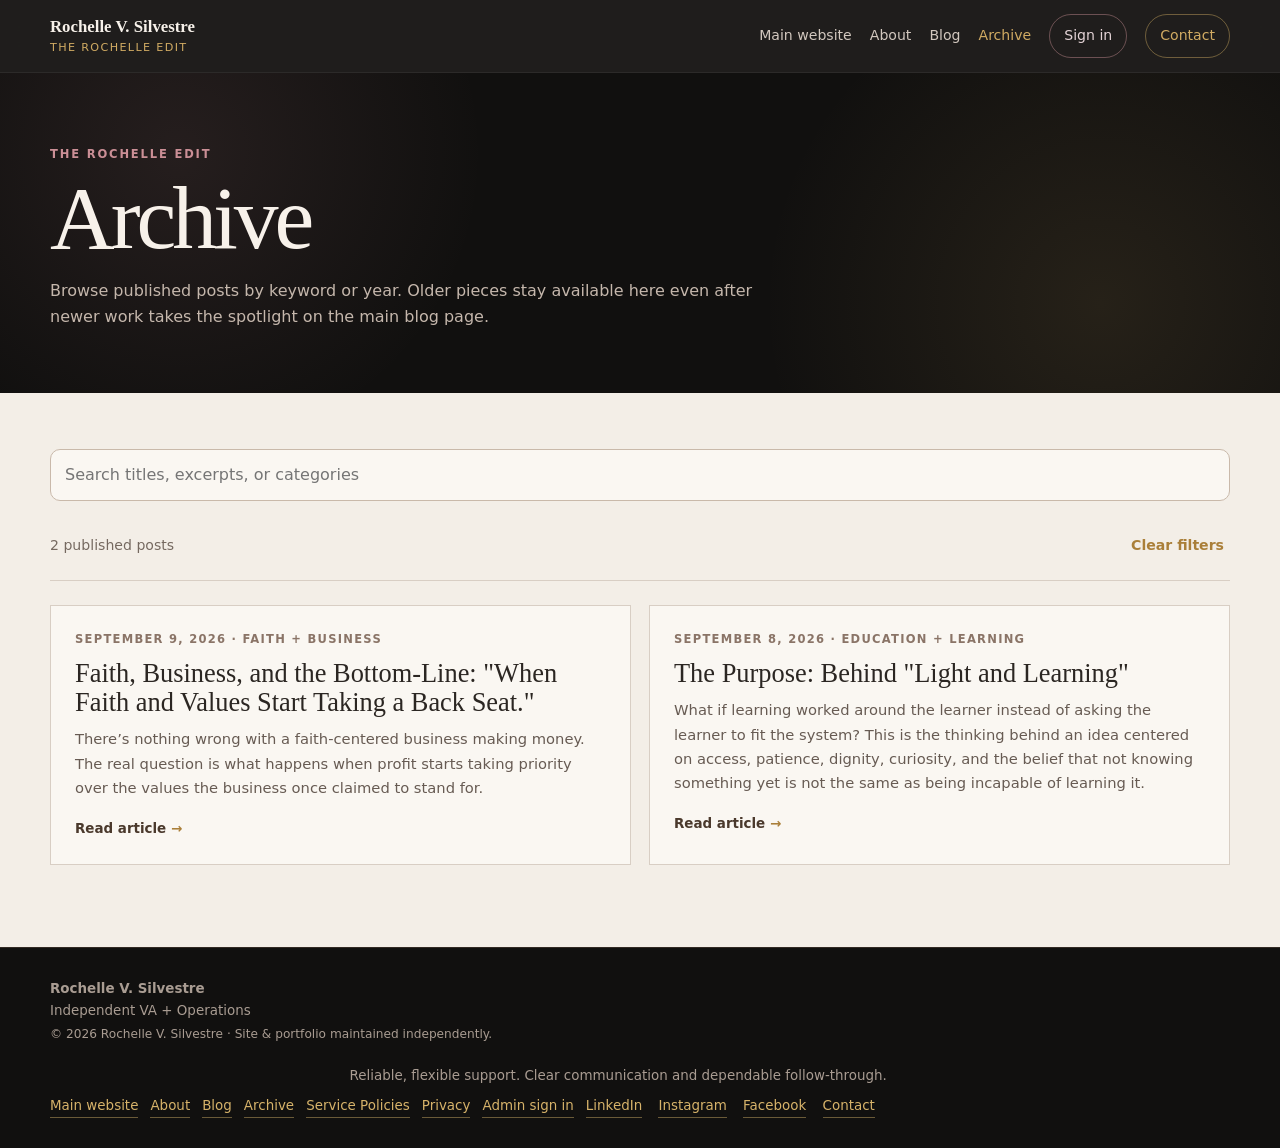
<file: blog/archive.html>
<!doctype html>
<html lang="en">
<head>
<meta charset="utf-8" />
<meta name="viewport" content="width=device-width,initial-scale=1" />
<title>Archive | The Rochelle Edit</title>
<meta name="description" content="Browse the full archive of published posts from The Rochelle Edit by Rochelle V. Silvestre." />
<link rel="canonical" href="https://rrlvsva.wasmer.app/blog/archive.html" />
<style>
:root{--ink:#11100f;--cream:#f3eee7;--paper:#faf7f2;--text:#f7f1ea;--dark:#2b2622;--muted:#b9aca1;--gold:#d1ab63;--gold-deep:#aa7f39;--blush:#cb8f96;--line-dark:#332a24;--line-light:#d8cec4;--max:1180px}
*{box-sizing:border-box}body{margin:0;background:var(--cream);color:var(--dark);font-family:Inter,ui-sans-serif,system-ui,-apple-system,BlinkMacSystemFont,"Segoe UI",sans-serif;line-height:1.65}a{color:inherit;text-decoration:none}.wrap{width:min(var(--max),calc(100% - 40px));margin:auto}
nav{position:sticky;top:0;z-index:20;background:rgba(17,16,15,.94);backdrop-filter:blur(14px);border-bottom:1px solid rgba(255,255,255,.06);color:var(--text)}.nav-inner{min-height:72px;display:flex;align-items:center;justify-content:space-between;gap:24px}.brand{display:flex;flex-direction:column;line-height:1.1}.brand strong{font-family:Georgia,"Times New Roman",serif;font-size:1.05rem}.brand span{font-size:.7rem;color:var(--gold);letter-spacing:.12em;text-transform:uppercase;margin-top:5px}.nav-links{display:flex;gap:18px;align-items:center;color:#d3c8bf;font-size:.88rem}.nav-links a:hover,.nav-links a:focus-visible{color:#fff}.nav-links .active{color:var(--gold)}.nav-cta{padding:9px 14px;border:1px solid rgba(209,171,99,.45);border-radius:999px;color:var(--gold)}.admin-link{border-color:rgba(203,143,150,.45);color:#e5d4d7}
.hero{background:radial-gradient(circle at 14% 25%,rgba(203,143,150,.11),transparent 27%),radial-gradient(circle at 86% 72%,rgba(209,171,99,.11),transparent 30%),var(--ink);color:var(--text);padding:72px 0 62px}.eyebrow{text-transform:uppercase;letter-spacing:.16em;font-size:.72rem;font-weight:800;color:var(--blush)}h1{font:500 clamp(3.2rem,7vw,5.8rem)/.98 Georgia,"Times New Roman",serif;letter-spacing:-.045em;margin:10px 0 16px}.intro{color:#c5b7ac;max-width:720px;margin:0}
.archive-main{padding:56px 0 82px}.toolbar{display:grid;grid-template-columns:minmax(0,1fr) 220px;gap:14px;margin-bottom:18px}.toolbar.single{grid-template-columns:1fr}.control{width:100%;border:1px solid #c9b9aa;background:var(--paper);color:var(--dark);border-radius:10px;padding:12px 14px;font:inherit}.control:focus{outline:2px solid rgba(209,171,99,.35);border-color:var(--gold-deep)}.summary{display:flex;justify-content:space-between;gap:14px;align-items:center;padding:14px 0 22px;border-bottom:1px solid var(--line-light);color:#756960;font-size:.88rem}.clear{border:0;background:transparent;color:var(--gold-deep);font:inherit;font-weight:750;cursor:pointer}.archive-grid{display:grid;grid-template-columns:repeat(2,minmax(0,1fr));gap:18px;margin-top:24px}.archive-card{display:block;background:var(--paper);border:1px solid var(--line-light);padding:24px;transition:transform .18s ease,box-shadow .18s ease,border-color .18s ease}.archive-card:hover,.archive-card:focus-visible{transform:translateY(-2px);box-shadow:0 10px 28px rgba(38,30,25,.08);border-color:#c0aa91;outline:none}.meta{font-size:.72rem;text-transform:uppercase;letter-spacing:.11em;color:#8a7467;font-weight:750}.archive-card h2{font:500 1.65rem/1.1 Georgia,"Times New Roman",serif;margin:10px 0 10px}.archive-card p{margin:0;color:#675b53;font-size:.92rem}.read{margin-top:18px;color:#4a392c;font-weight:800;font-size:.84rem}.read span{color:var(--gold-deep)}.empty{padding:36px 0;color:#756960;border-bottom:1px solid var(--line-light)}
footer{background:var(--ink);color:#a99c92;padding:30px 0;font-size:.84rem;border-top:1px solid var(--line-dark)}.footer-inner{display:flex;justify-content:space-between;gap:20px;flex-wrap:wrap}.footer-right{text-align:right}.footer-inner a{color:#d7b36a;border-bottom:1px solid rgba(215,179,106,.45);display:inline-block;margin-top:8px;margin-right:12px}
@media(max-width:760px){.toolbar{grid-template-columns:1fr}.archive-grid{grid-template-columns:1fr}.nav-links{gap:8px}.nav-links a:not(.nav-cta):not(.active){display:none}.nav-cta{padding:8px 10px;font-size:.78rem}.footer-right{text-align:left}.wrap{width:min(var(--max),calc(100% - 28px))}}
</style>
<script defer src="blog-visitor.js?v=20260907-live1"></script>
</head>
<body>
<nav><div class="wrap nav-inner"><a class="brand" href="index.html"><strong>Rochelle V. Silvestre</strong><span>The Rochelle Edit</span></a><div class="nav-links"><a href="../index.html">Main website</a><a href="../about.html">About</a><a href="index.html">Blog</a><a class="active" href="archive.html">Archive</a><a class="nav-cta admin-link tre-admin-signin" href="https://rochelle-va-inquiries.wasmer.app/admin" rel="nofollow">Sign in</a><a class="nav-cta" href="../index.html#contact">Contact</a></div></div></nav>
<header class="hero"><div class="wrap"><div class="eyebrow">The Rochelle Edit</div><h1>Archive</h1><p class="intro">Browse published posts by keyword or year. Older pieces stay available here even after newer work takes the spotlight on the main blog page.</p></div></header>
<main class="archive-main"><div class="wrap"><div class="toolbar single" id="archiveToolbar"><input class="control" id="search" type="search" placeholder="Search titles, excerpts, or categories" aria-label="Search archive"><select class="control" id="yearFilter" aria-label="Filter archive by year" hidden><option value="">All years</option></select></div><div class="summary"><span id="resultCount">Loading archive…</span><button class="clear" id="clearFilters" type="button">Clear filters</button></div><div class="archive-grid" id="archiveGrid"><div class="empty">Loading published posts…</div></div></div></main>
<footer><div class="wrap footer-inner"><div><strong>Rochelle V. Silvestre</strong><br>Independent VA + Operations<br><span style="font-size:.76rem">© 2026 Rochelle V. Silvestre · Site & portfolio maintained independently.</span></div><div class="footer-right">Reliable, flexible support. Clear communication and dependable follow-through.<br><a href="../index.html">Main website</a><a href="../about.html">About</a><a href="index.html">Blog</a><a href="archive.html">Archive</a><a href="../service-policies.html">Service Policies</a><a href="../privacy.html">Privacy</a><a href="https://rochelle-va-inquiries.wasmer.app/admin" rel="nofollow">Admin sign in</a><a href="https://www.linkedin.com/in/rochelle-v-silvestre" target="_blank" rel="noopener noreferrer" style="display:inline-block;margin-top:8px;margin-right:12px;color:#d7b36a;border-bottom:1px solid rgba(215,179,106,.45);">LinkedIn</a>
      <a href="https://www.instagram.com/rvs_va.ops/" target="_blank" rel="noopener noreferrer" style="display:inline-block;margin-top:8px;margin-right:12px;color:#d7b36a;border-bottom:1px solid rgba(215,179,106,.45);">Instagram</a>
      <a href="https://www.facebook.com/rrlvsva" target="_blank" rel="noopener noreferrer" style="display:inline-block;margin-top:8px;margin-right:12px;color:#d7b36a;border-bottom:1px solid rgba(215,179,106,.45);">Facebook</a>
      <a href="../index.html#contact">Contact</a></div></div></footer>
<script>
const esc=s=>String(s??'').replace(/[&<>"']/g,c=>({'&':'&amp;','<':'&lt;','>':'&gt;','"':'&quot;',"'":'&#39;'}[c]));
const fmt=d=>{if(!d)return '';const x=new Date(d+'T00:00:00');return x.toLocaleDateString('en-US',{month:'long',day:'numeric',year:'numeric'});};
let articles=[];
function render(){const q=document.getElementById('search').value.trim().toLowerCase();const year=document.getElementById('yearFilter').value;const items=articles.filter(a=>{const hay=[a.title,a.excerpt,a.category].join(' ').toLowerCase();return(!q||hay.includes(q))&&(!year||String(a.publish_date||'').startsWith(year));});document.getElementById('resultCount').textContent=items.length===1?'1 published post':items.length+' published posts';const grid=document.getElementById('archiveGrid');if(!items.length){grid.innerHTML='<div class="empty">'+(articles.length?'No published posts match those filters.':'No posts have been archived yet.')+'</div>';return;}grid.innerHTML=items.map(a=>`<a class="archive-card" href="article.html?slug=${encodeURIComponent(a.slug)}"><div class="meta">${esc(fmt(a.publish_date))}${a.category?' · '+esc(a.category):''}</div><h2>${esc(a.title)}</h2><p>${esc(a.excerpt||'')}</p><div class="read">Read article <span>→</span></div></a>`).join('');}
async function loadArchive(){try{const r=await fetch('articles.json?cb='+Date.now(),{cache:'no-store'});if(!r.ok)throw new Error('load');const data=await r.json();articles=(data.articles||[]).filter(a=>a.status==='published').sort((a,b)=>String(b.publish_date).localeCompare(String(a.publish_date)));const years=[...new Set(articles.map(a=>String(a.publish_date||'').slice(0,4)).filter(Boolean))].sort().reverse();const yearFilter=document.getElementById('yearFilter');const toolbar=document.getElementById('archiveToolbar');yearFilter.innerHTML='<option value="">All years</option>'+years.map(y=>`<option value="${esc(y)}">${esc(y)}</option>`).join('');if(years.length>=2){yearFilter.hidden=false;toolbar.classList.remove('single');}else{yearFilter.hidden=true;yearFilter.value='';toolbar.classList.add('single');}render();}catch(e){document.getElementById('resultCount').textContent='Archive unavailable';document.getElementById('archiveGrid').innerHTML='<div class="empty">Published posts could not be loaded right now.</div>';}}
document.getElementById('search').addEventListener('input',render);document.getElementById('yearFilter').addEventListener('change',render);document.getElementById('clearFilters').addEventListener('click',()=>{document.getElementById('search').value='';document.getElementById('yearFilter').value='';render();});loadArchive();
</script>
</body>
</html>
</file>
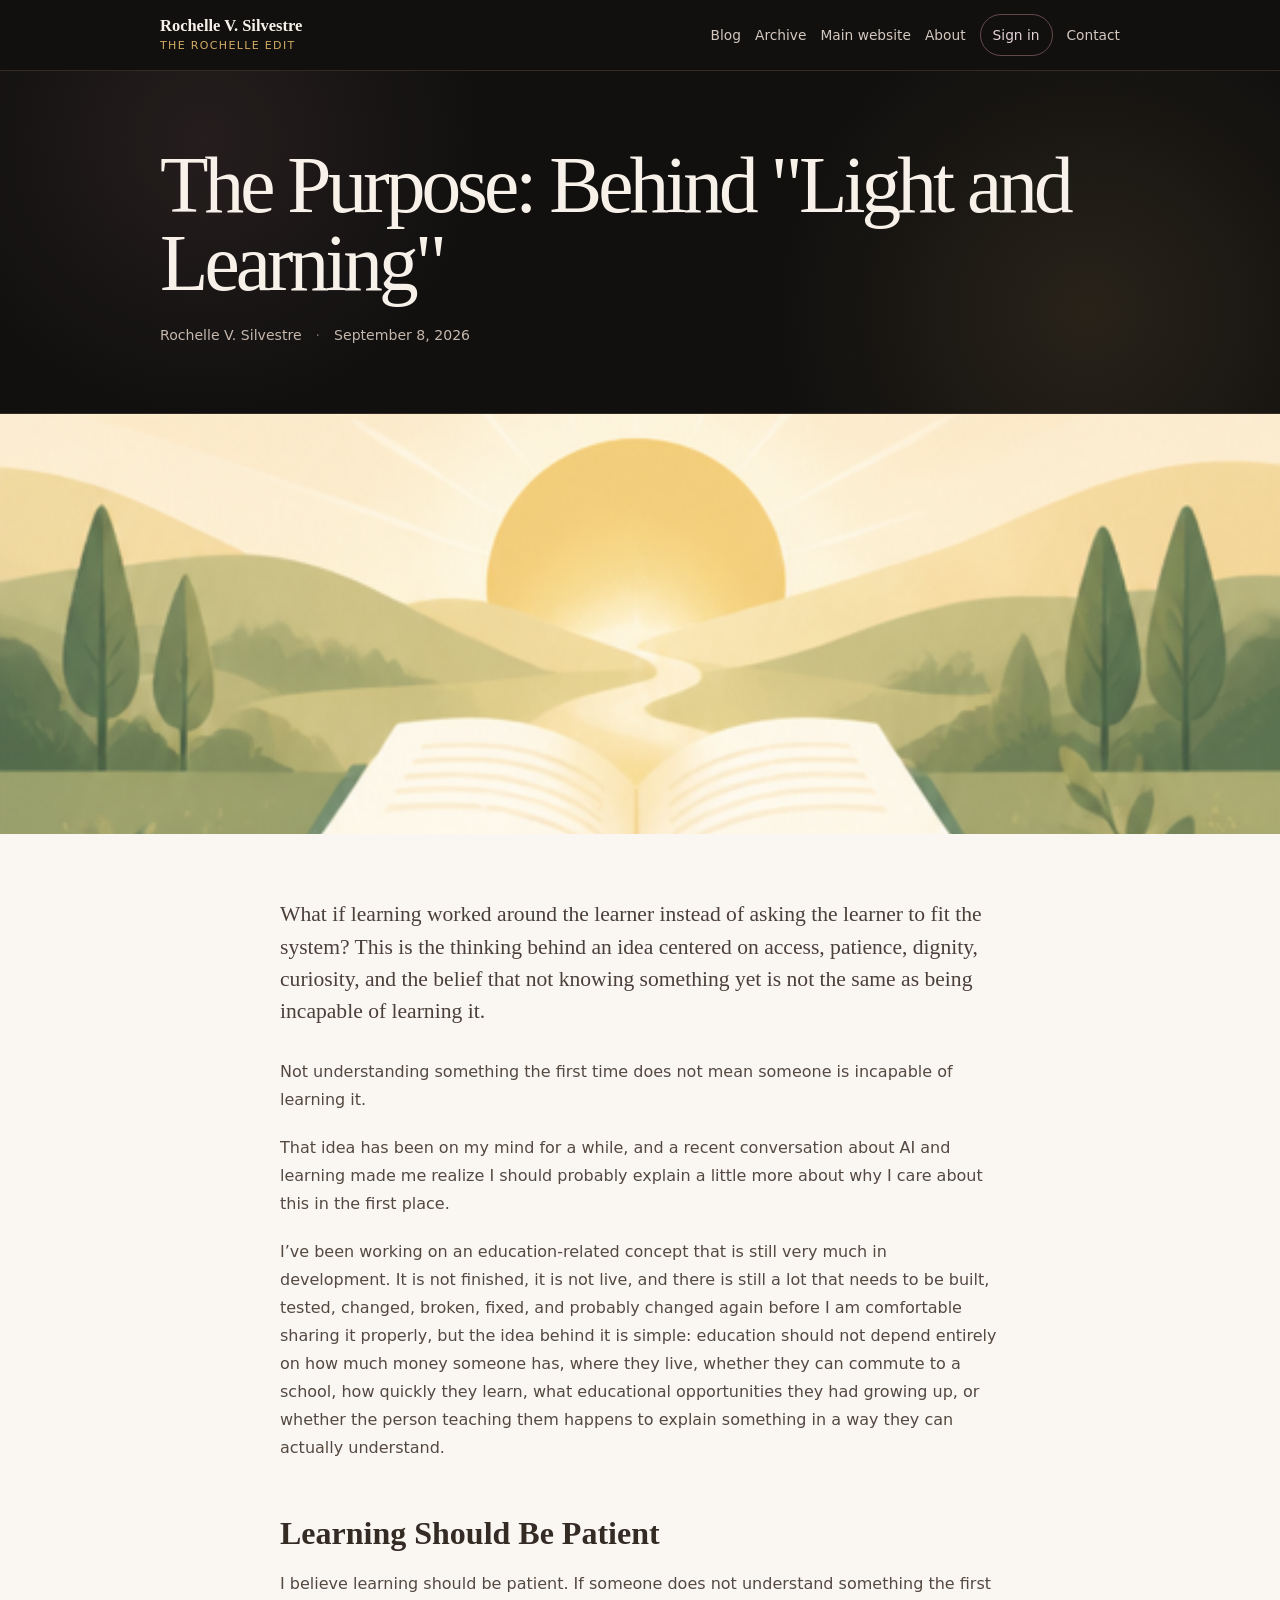
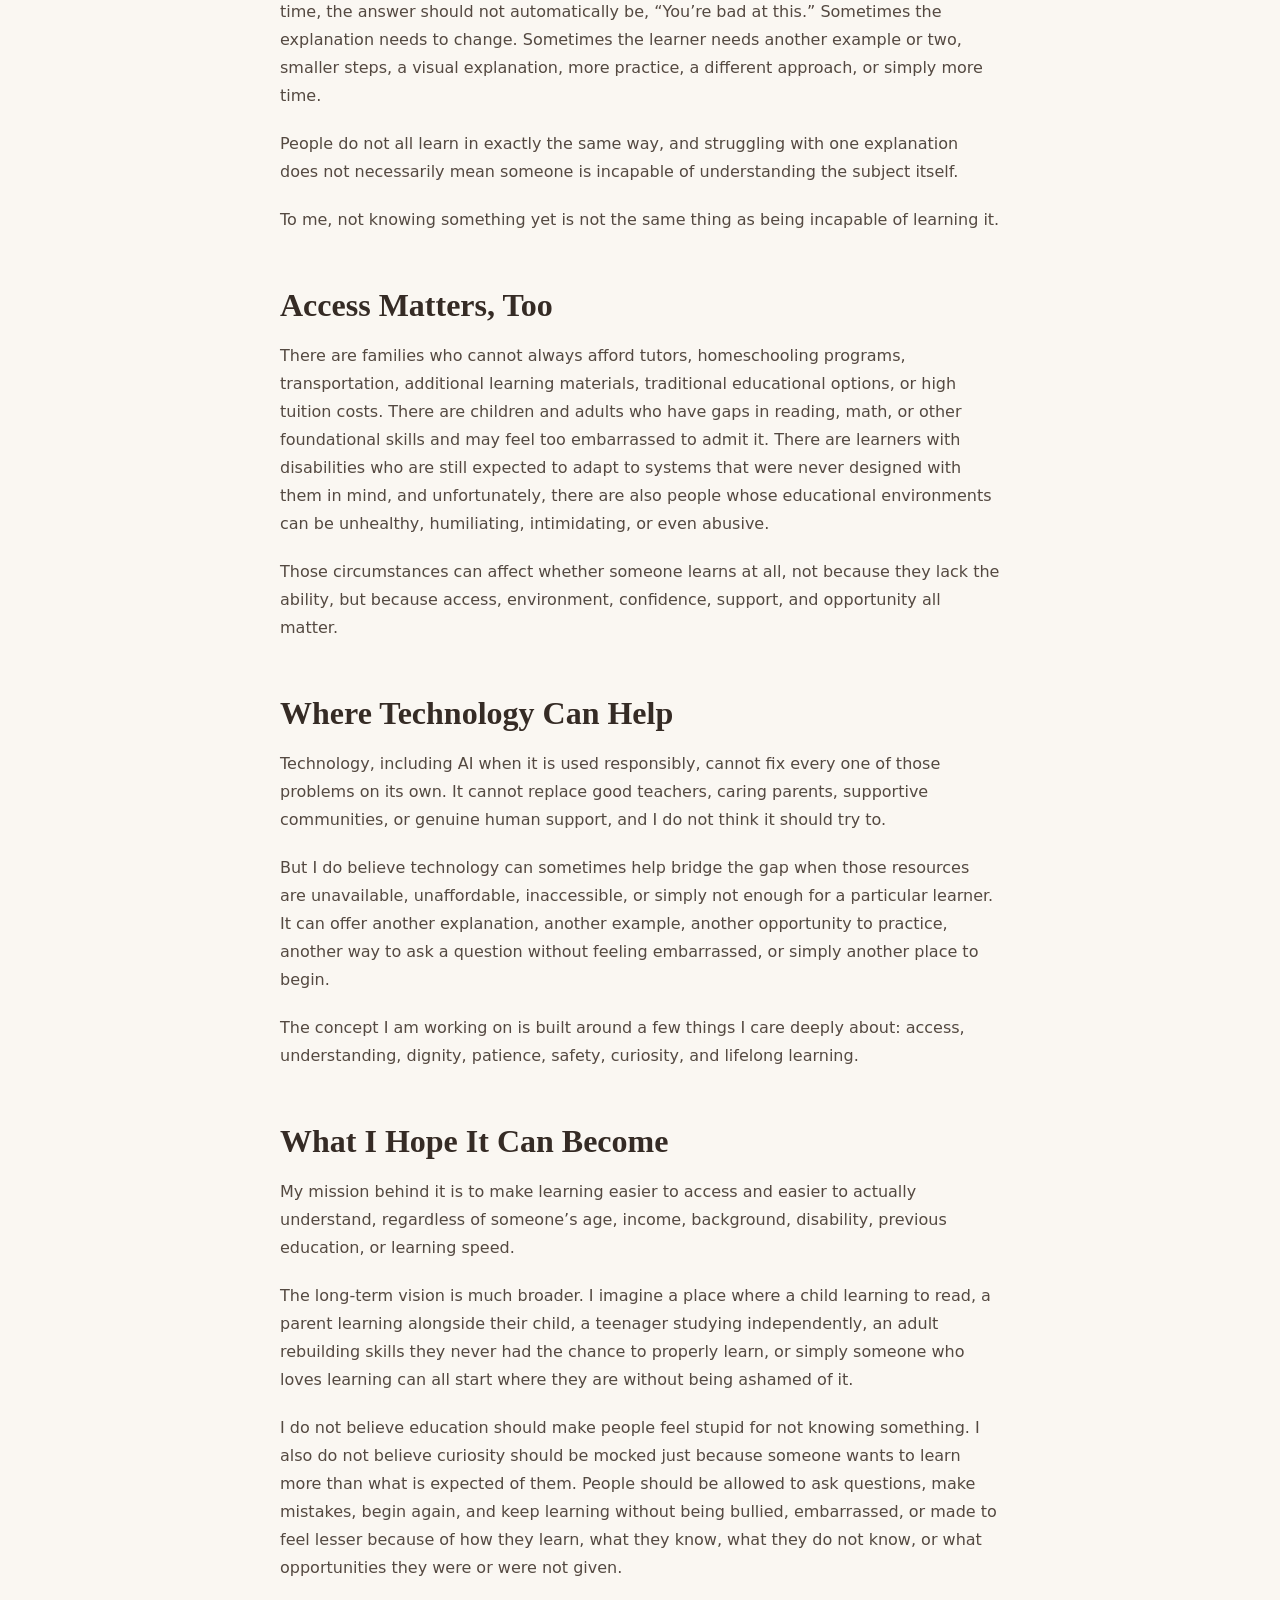
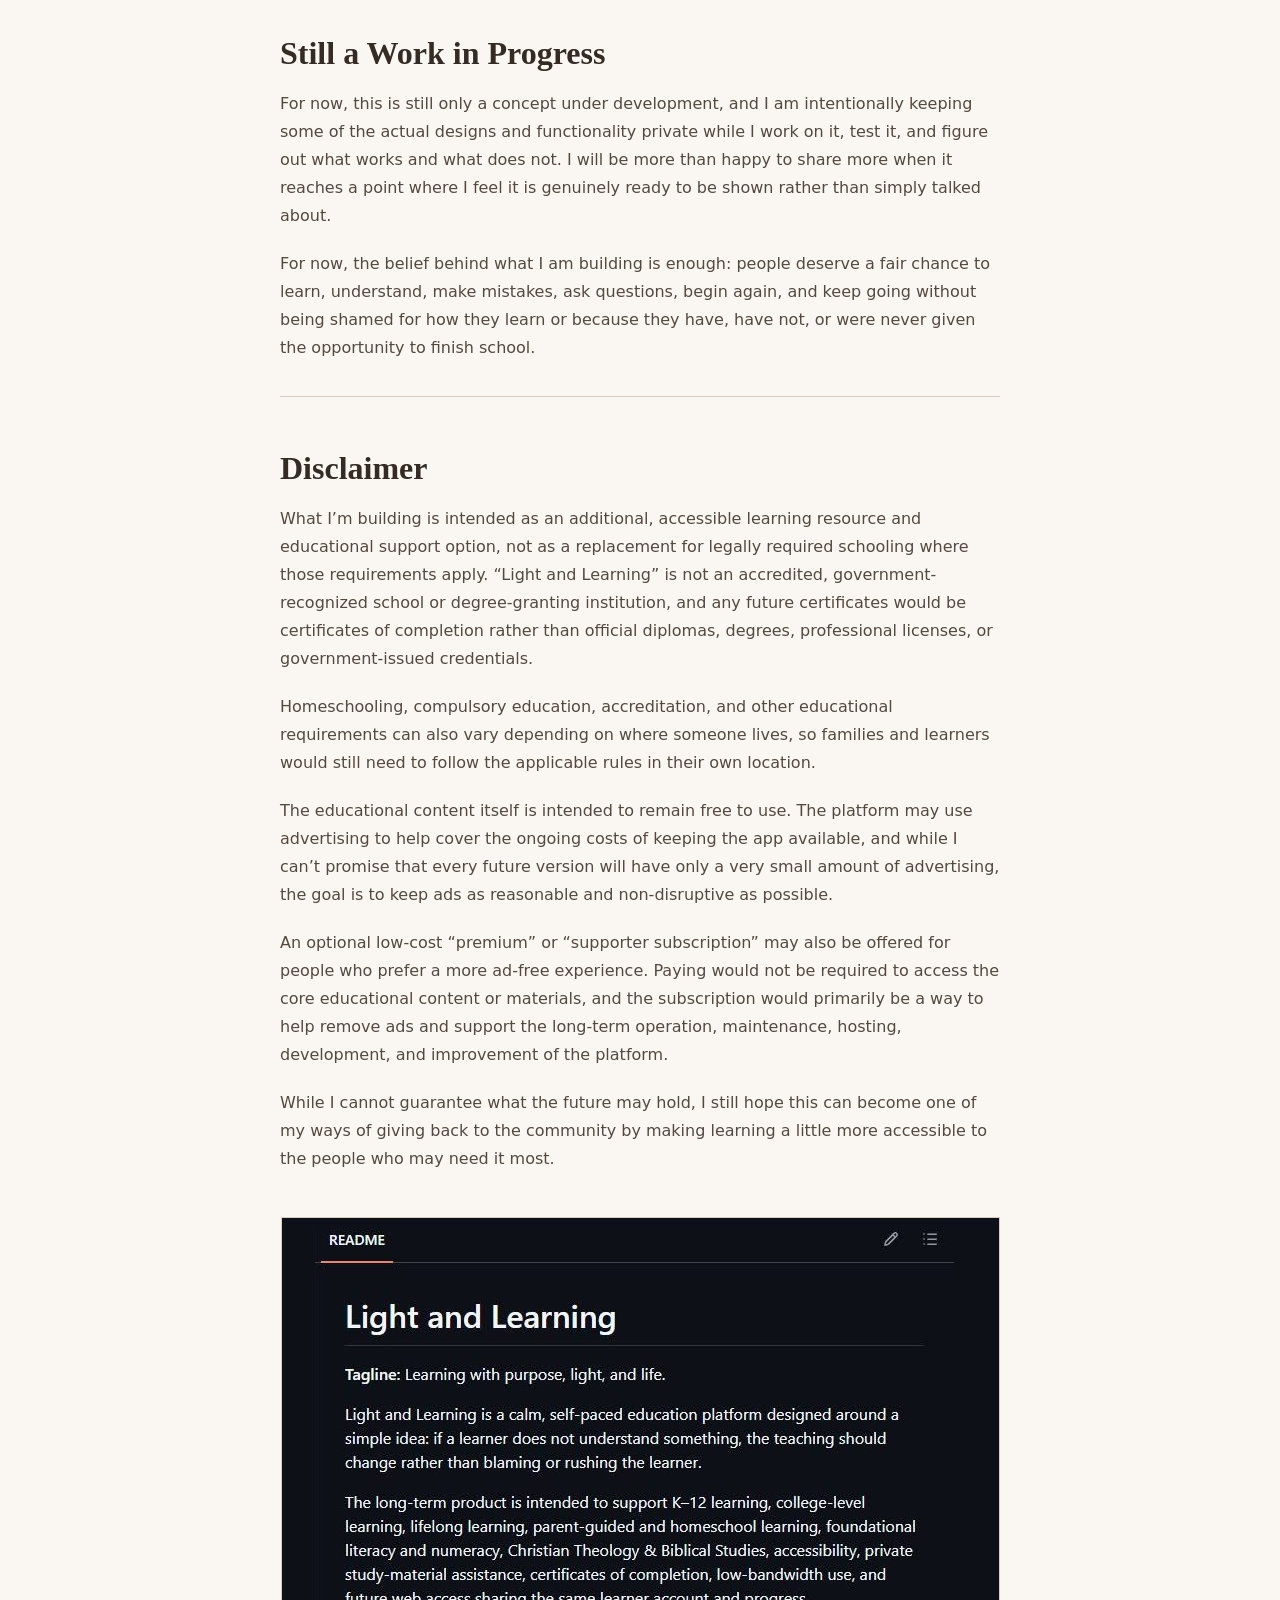
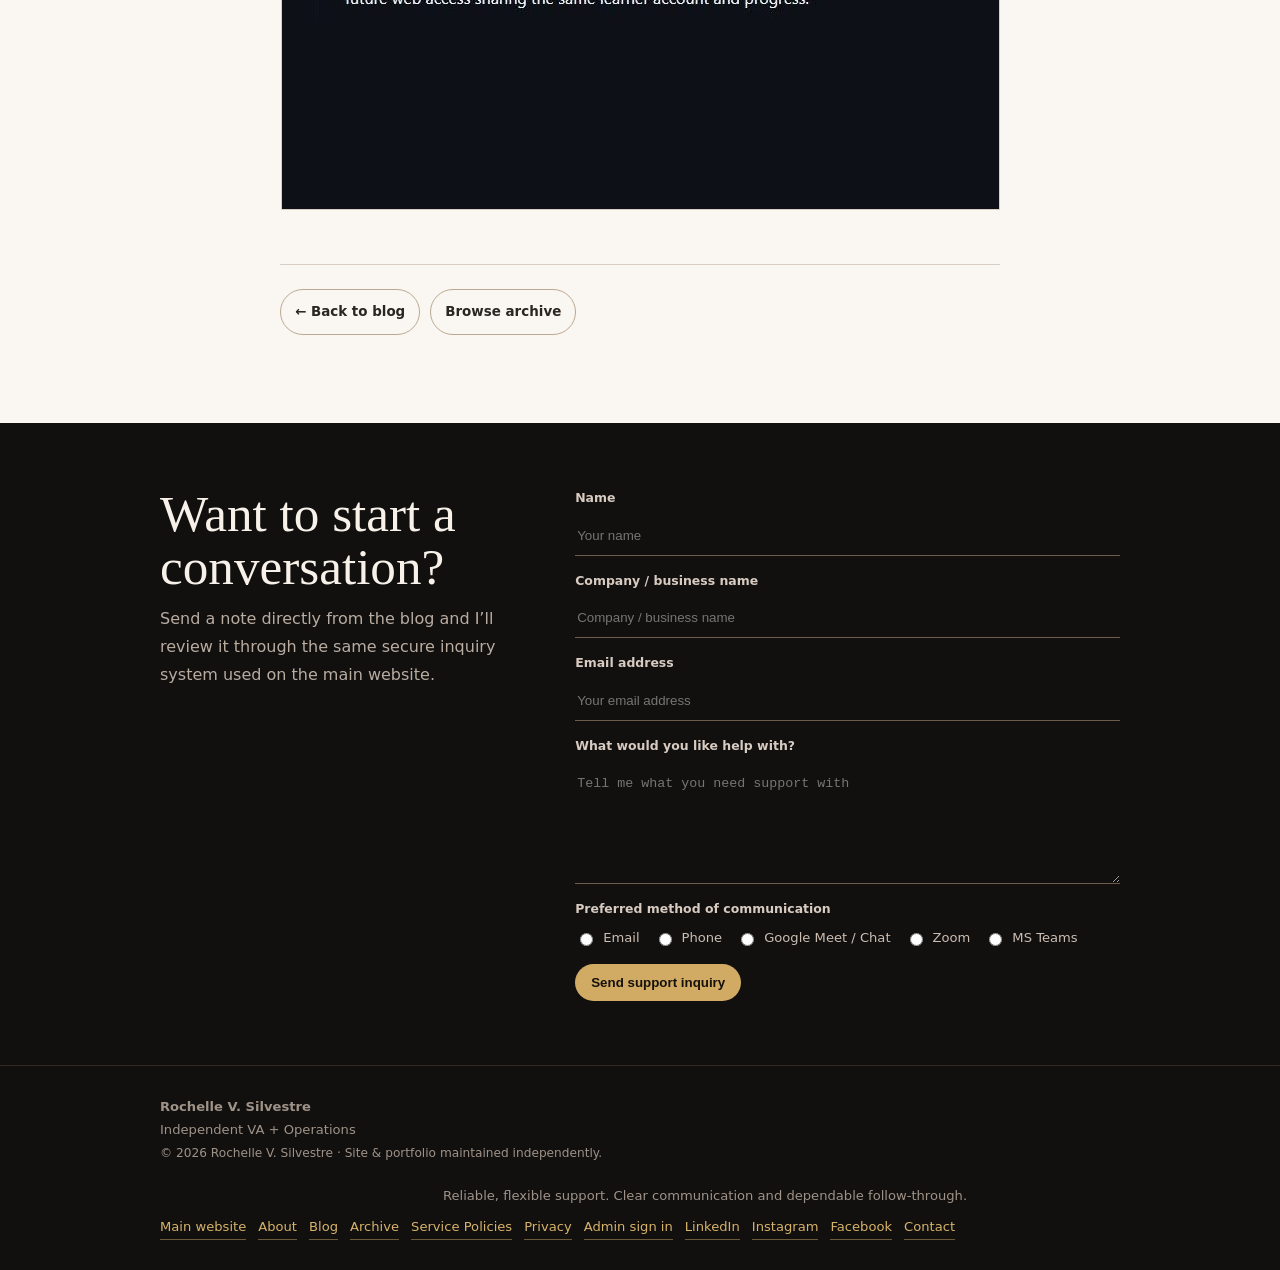
<file: blog/article.html>
<!doctype html>
<html lang="en">
<head>
<meta charset="utf-8" />
<meta name="viewport" content="width=device-width,initial-scale=1" />
<title>The Rochelle Edit | Rochelle V. Silvestre</title>
<meta name="description" content="Published articles from The Rochelle Edit by Rochelle V. Silvestre." />
<style>
:root{--ink:#11100f;--paper:#faf7f2;--text:#f7f1ea;--dark:#2b2622;--muted:#b9aca1;--gold:#d1ab63;--blush:#cb8f96;--line-dark:#332a24;--line-light:#d8cec4;--max:960px}
*{box-sizing:border-box}html{scroll-behavior:smooth}body{margin:0;background:var(--paper);color:var(--dark);font-family:Inter,ui-sans-serif,system-ui,-apple-system,BlinkMacSystemFont,"Segoe UI",sans-serif;line-height:1.75}a{color:inherit;text-decoration:none}.wrap{width:min(var(--max),calc(100% - 40px));margin:auto}
nav{background:var(--ink);color:var(--text);border-bottom:1px solid var(--line-dark);position:sticky;top:0;z-index:20}.nav-inner{min-height:70px;display:flex;align-items:center;justify-content:space-between;gap:20px}.brand{display:flex;flex-direction:column;line-height:1.1}.brand strong{font-family:Georgia,"Times New Roman",serif;font-size:1.03rem}.brand span{color:var(--gold);font-size:.69rem;text-transform:uppercase;letter-spacing:.12em;margin-top:5px}.nav-links{display:flex;gap:14px;align-items:center;font-size:.86rem;color:#d4c8bf}.nav-links a:hover{color:#fff}.signin{padding:8px 12px;border:1px solid rgba(203,143,150,.45);border-radius:999px;color:#e5d4d7}
.hero{background:radial-gradient(circle at 16% 20%,rgba(203,143,150,.11),transparent 25%),radial-gradient(circle at 85% 70%,rgba(209,171,99,.12),transparent 28%),var(--ink);color:var(--text);padding:76px 0 66px;border-bottom:1px solid var(--line-dark)}.hero h1{font-family:Georgia,"Times New Roman",serif;font-size:clamp(3rem,6.2vw,5.8rem);line-height:.98;letter-spacing:-.05em;font-weight:500;margin:0 0 20px}.hero-meta{color:#c5b7ac;font-size:.88rem;display:flex;gap:14px;flex-wrap:wrap}.hero-meta span:not(:last-child):after{content:"·";margin-left:14px;color:#77695f}.cover{height:min(46vw,420px);min-height:260px;background:linear-gradient(135deg,#1d1916,#3b2a24 60%,#8f6268);position:relative;overflow:hidden}.cover:before{content:"";position:absolute;width:300px;height:300px;border:1px solid rgba(209,171,99,.5);border-radius:50%;right:8%;top:-80px}.cover:after{content:"";position:absolute;left:12%;right:12%;bottom:18%;height:1px;background:linear-gradient(90deg,transparent,var(--gold),var(--blush),transparent)}.cover.has-image:before,.cover.has-image:after{display:none}.cover img{position:absolute;inset:0;width:100%;height:100%;object-fit:cover}
.article{padding:64px 0 88px}.content{max-width:720px;margin:auto}.dek{font-family:Georgia,"Times New Roman",serif;font-size:1.35rem;line-height:1.5;color:#4b4039;margin:0 0 30px}.body{color:#544941}.body p{margin:0 0 20px}.body h2,.body h3{font-family:Georgia,"Times New Roman",serif;color:#352b25;line-height:1.18}.body h2{font-size:2rem;margin:1.65em 0 .55em}.body h3{font-size:1.45rem;margin:1.45em 0 .5em}.body strong{color:#40342d}.body em{color:#5d5048}.body ul,.body ol{margin:.45em 0 1.35em;padding-left:1.55em}.body li{margin:.28em 0}.body blockquote{margin:1.5em 0;padding:.25em 0 .25em 1.2em;border-left:3px solid var(--gold);color:#67584f;font-family:Georgia,"Times New Roman",serif;font-size:1.08rem}.body a{color:#805a24;text-decoration:underline;text-underline-offset:2px}.body hr{border:0;border-top:1px solid var(--line-light);margin:2.1em 0}.article-photo{margin:44px 0 6px}.article-photo a{display:block}.article-photo img{display:block;max-width:100%;width:auto;height:auto;margin:0 auto;border:1px solid var(--line-light);background:#fff}.article-end{margin-top:54px;padding-top:24px;border-top:1px solid var(--line-light);display:flex;gap:10px;flex-wrap:wrap}.button{display:inline-flex;padding:10px 14px;border:1px solid #bca890;border-radius:999px;font-weight:750;font-size:.84rem}.button:hover{background:#eee6dd}.unavailable{padding:30px;border:1px solid var(--line-light);background:#f4eee7}
.contact{background:var(--ink);color:var(--text);padding:64px 0}.contact-grid{display:grid;grid-template-columns:.8fr 1.2fr;gap:52px;align-items:start}.contact h2{font:500 clamp(2.2rem,4vw,3.5rem)/1.04 Georgia,"Times New Roman",serif;margin:0 0 12px}.contact p{color:var(--muted);margin:0}.form{display:grid;gap:14px}.form-field{display:grid;gap:7px}.form-label{font-size:.78rem;color:#d8cbc1;font-weight:700}.form input[type="text"],.form input[type="email"],.form input[type="tel"],.form textarea{width:100%;border:0;border-bottom:1px solid #6d5b4c;background:transparent;color:#f4ece5;padding:12px 2px;outline:none}.form textarea{min-height:120px;resize:vertical}.form input:focus,.form textarea:focus{border-bottom-color:var(--gold)}.form-help{font-size:.74rem;color:#9f9288;margin:3px 0 0}.form-options{display:flex;flex-wrap:wrap;gap:9px 14px}.form-option{display:flex;align-items:center;gap:7px;color:#cbbdb2;font-size:.82rem}.send{justify-self:start;border:0;background:var(--gold);color:#17110d;border-radius:999px;padding:11px 16px;font-weight:800;cursor:pointer}
footer{background:var(--ink);color:#9f9288;border-top:1px solid var(--line-dark);padding:30px 0;font-size:.82rem}.footer-inner{display:flex;justify-content:space-between;gap:20px;flex-wrap:wrap}.footer-right{text-align:right}.footer-inner a{color:#d7b36a;border-bottom:1px solid rgba(215,179,106,.45);display:inline-block;margin-top:8px;margin-right:12px}
@media(max-width:820px){.contact-grid{grid-template-columns:1fr}.cover{height:330px}.footer-right{text-align:left}}@media(max-width:620px){.wrap{width:min(var(--max),calc(100% - 28px))}.nav-links{gap:8px}.nav-links a:nth-child(2),.nav-links a:nth-child(3){display:none}.signin{padding:7px 9px;font-size:.78rem}.hero{padding:48px 0 42px}.hero h1{font-size:clamp(2.8rem,12vw,3.7rem)}.cover{height:240px;min-height:0}.article{padding:42px 0 58px}.body h2{font-size:1.7rem}.contact{padding:46px 0}.form-options{display:grid;grid-template-columns:1fr 1fr}}
</style>
<script defer src="blog-visitor.js?v=20260907-live1"></script>
</head>
<body>
<nav><div class="wrap nav-inner"><a class="brand" href="index.html"><strong>Rochelle V. Silvestre</strong><span>The Rochelle Edit</span></a><div class="nav-links"><a href="index.html">Blog</a><a href="archive.html">Archive</a><a href="../index.html">Main website</a><a href="../about.html">About</a><a class="signin tre-admin-signin" href="https://rochelle-va-inquiries.wasmer.app/admin" rel="nofollow">Sign in</a><a href="#contact">Contact</a></div></div></nav>
<header class="hero"><div class="wrap"><h1 id="articleTitle">Loading article…</h1><div class="hero-meta"><span id="articleAuthor">Rochelle V. Silvestre</span><span id="articleDate"></span></div></div></header>
<div class="cover" id="articleCover" role="img" aria-label="Article header image"></div>
<main class="article"><div class="wrap"><article class="content" id="articleContent"><p class="dek">Loading…</p></article></div></main>
<section class="contact" id="contact"><div class="wrap contact-grid"><div><h2>Want to start a conversation?</h2><p>Send a note directly from the blog and I’ll review it through the same secure inquiry system used on the main website.</p></div><form class="form" action="https://rochelle-va-inquiries.wasmer.app/api/inquiry" method="POST"><input type="hidden" name="source" value="blog"><div aria-hidden="true" style="position:absolute;left:-10000px;top:auto;width:1px;height:1px;overflow:hidden"><label>Leave this field empty <input type="text" name="website" tabindex="-1" autocomplete="off"></label></div><div class="form-field"><label class="form-label" for="blog-name">Name</label><input id="blog-name" name="name" type="text" placeholder="Your name" required></div><div class="form-field"><label class="form-label" for="blog-company">Company / business name</label><input id="blog-company" name="company" type="text" placeholder="Company / business name" required></div><div class="form-field"><label class="form-label" for="blog-email">Email address</label><input id="blog-email" name="email" type="email" placeholder="Your email address" required></div><div class="form-field"><label class="form-label" for="blog-message">What would you like help with?</label><textarea id="blog-message" name="message" placeholder="Tell me what you need support with" required></textarea></div><div class="form-field"><div class="form-label">Preferred method of communication</div><div class="form-options"><label class="form-option"><input type="radio" name="preferredContact" value="Email" required>Email</label><label class="form-option"><input type="radio" name="preferredContact" value="Phone">Phone</label><label class="form-option"><input type="radio" name="preferredContact" value="Google Meet / Chat">Google Meet / Chat</label><label class="form-option"><input type="radio" name="preferredContact" value="Zoom">Zoom</label><label class="form-option"><input type="radio" name="preferredContact" value="MS Teams">MS Teams</label></div></div><button class="send" type="submit">Send support inquiry</button></form></div></section>
<footer><div class="wrap footer-inner"><div><strong>Rochelle V. Silvestre</strong><br>Independent VA + Operations<br><span style="font-size:.76rem">© 2026 Rochelle V. Silvestre · Site & portfolio maintained independently.</span></div><div class="footer-right">Reliable, flexible support. Clear communication and dependable follow-through.<br><a href="../index.html">Main website</a><a href="../about.html">About</a><a href="index.html">Blog</a><a href="archive.html">Archive</a><a href="../service-policies.html">Service Policies</a><a href="../privacy.html">Privacy</a><a href="https://rochelle-va-inquiries.wasmer.app/admin" rel="nofollow">Admin sign in</a><a href="https://www.linkedin.com/in/rochelle-v-silvestre" target="_blank" rel="noopener noreferrer" style="display:inline-block;margin-top:8px;margin-right:12px;color:#d7b36a;border-bottom:1px solid rgba(215,179,106,.45);">LinkedIn</a><a href="https://www.instagram.com/rvs_va.ops/" target="_blank" rel="noopener noreferrer" style="display:inline-block;margin-top:8px;margin-right:12px;color:#d7b36a;border-bottom:1px solid rgba(215,179,106,.45);">Instagram</a><a href="https://www.facebook.com/rrlvsva" target="_blank" rel="noopener noreferrer" style="display:inline-block;margin-top:8px;margin-right:12px;color:#d7b36a;border-bottom:1px solid rgba(215,179,106,.45);">Facebook</a><a href="#contact">Contact</a></div></div></footer>
<script>
const esc=s=>String(s??'').replace(/[&<>"']/g,c=>({'&':'&amp;','<':'&lt;','>':'&gt;','"':'&quot;',"'":'&#39;'}[c]));
const fmt=d=>{if(!d)return '';const x=new Date(d+'T00:00:00');return x.toLocaleDateString('en-US',{month:'long',day:'numeric',year:'numeric'});};
const validImagePath=p=>/^uploads\/[A-Za-z0-9._-]+\.(?:jpe?g|png|webp)$/i.test(String(p||''))?String(p):'';
const clampPosition=(value,fallback=50)=>{const n=Number(value);return Number.isFinite(n)?Math.min(100,Math.max(0,n)):fallback;};
function inlineMarkup(text){let s=esc(text);s=s.replace(/\[([^\]]+)\]\((https?:\/\/[^\s)]+)\)/g,'<a href="$2" target="_blank" rel="noopener noreferrer">$1</a>');s=s.replace(/\*\*([^*]+)\*\*/g,'<strong>$1</strong>');s=s.replace(/(^|[^*])\*([^*\n]+)\*/g,'$1<em>$2</em>');return s;}
function renderMarkup(source){const lines=String(source||'').replace(/\r\n?/g,'\n').split('\n');const out=[];let para=[],list=[],listType='',quote=[];const flushPara=()=>{if(para.length){out.push('<p>'+para.map(inlineMarkup).join('<br>')+'</p>');para=[];}};const flushList=()=>{if(list.length){out.push('<'+listType+'>'+list.map(x=>'<li>'+inlineMarkup(x)+'</li>').join('')+'</'+listType+'>');list=[];listType='';}};const flushQuote=()=>{if(quote.length){out.push('<blockquote>'+quote.map(inlineMarkup).join('<br>')+'</blockquote>');quote=[];}};const flush=()=>{flushPara();flushList();flushQuote();};for(const raw of lines){const line=raw.trimEnd();if(!line.trim()){flush();continue;}let m;if(/^\s*---+\s*$/.test(line)){flush();out.push('<hr>');continue;}if((m=line.match(/^\s*(##|###)\s+(.+)$/))){flush();const level=m[1]==='##'?2:3;out.push('<h'+level+'>'+inlineMarkup(m[2])+'</h'+level+'>');continue;}if((m=line.match(/^\s*>\s?(.*)$/))){flushPara();flushList();quote.push(m[1]);continue;}if((m=line.match(/^\s*[-*]\s+(.+)$/))){flushPara();flushQuote();if(listType&&listType!=='ul')flushList();listType='ul';list.push(m[1]);continue;}if((m=line.match(/^\s*\d+\.\s+(.+)$/))){flushPara();flushQuote();if(listType&&listType!=='ol')flushList();listType='ol';list.push(m[1]);continue;}flushList();flushQuote();para.push(line);}flush();return out.join('');}
function setCanonical(slug){let link=document.querySelector('link[rel="canonical"]');if(!link){link=document.createElement('link');link.rel='canonical';document.head.appendChild(link);}link.href='https://rrlvsva.wasmer.app/blog/article.html?slug='+encodeURIComponent(slug);}
function setDescription(text){let meta=document.querySelector('meta[name="description"]');if(!meta){meta=document.createElement('meta');meta.name='description';document.head.appendChild(meta);}meta.content=String(text||'Published articles from The Rochelle Edit by Rochelle V. Silvestre.').slice(0,160);}
function setCover(a){const box=document.getElementById('articleCover');const articlePath=validImagePath(a&&a.article_image);const coverPath=validImagePath(a&&a.cover_image);const path=articlePath||coverPath;box.innerHTML='';box.classList.remove('has-image');if(path){const img=document.createElement('img');img.src=path;img.alt='';const fallbackX=clampPosition(a&&a.cover_position_x,50),fallbackY=clampPosition(a&&a.cover_position_y,50);img.style.objectPosition=clampPosition(a&&a.article_position_x,fallbackX)+'% '+clampPosition(a&&a.article_position_y,fallbackY)+'%';box.appendChild(img);box.classList.add('has-image');}}
function renderArticlePhoto(a){const path=validImagePath(a&&a.article_photo);if(!path)return '';return `<figure class="article-photo"><a href="${esc(path)}" target="_blank" rel="noopener noreferrer" aria-label="Open full-size article photo"><img src="${esc(path)}" alt="" loading="lazy"></a></figure>`;}
async function loadArticle(){try{const r=await fetch('articles.json?cb='+Date.now(),{cache:'no-store'});if(!r.ok)throw new Error('load');const data=await r.json();const requested=new URLSearchParams(location.search).get('slug');const published=(data.articles||[]).filter(a=>a.status==='published');const a=(requested?published.find(x=>x.slug===requested):published[0]);if(!a)throw new Error('missing');document.title=a.title+' | The Rochelle Edit';setCanonical(a.slug);setDescription(a.excerpt);setCover(a);document.getElementById('articleTitle').textContent=a.title;document.getElementById('articleAuthor').textContent=a.author||'Rochelle V. Silvestre';document.getElementById('articleDate').textContent=fmt(a.publish_date);document.getElementById('articleContent').innerHTML=`<p class="dek">${esc(a.excerpt||'')}</p><div class="body">${renderMarkup(a.body||'')}</div>${renderArticlePhoto(a)}<div class="article-end"><a class="button" href="index.html">← Back to blog</a><a class="button" href="archive.html">Browse archive</a></div>`;}catch(e){document.getElementById('articleCover').innerHTML='';document.getElementById('articleCover').classList.remove('has-image');document.getElementById('articleTitle').textContent='Article unavailable';document.getElementById('articleDate').textContent='';document.getElementById('articleContent').innerHTML='<div class="unavailable"><strong>This article is not currently published.</strong><p>It may have been unpublished or removed.</p><div class="article-end"><a class="button" href="index.html">← Back to blog</a><a class="button" href="archive.html">Browse archive</a></div></div>';}}
loadArticle();
</script>
</body></html>
</file>
